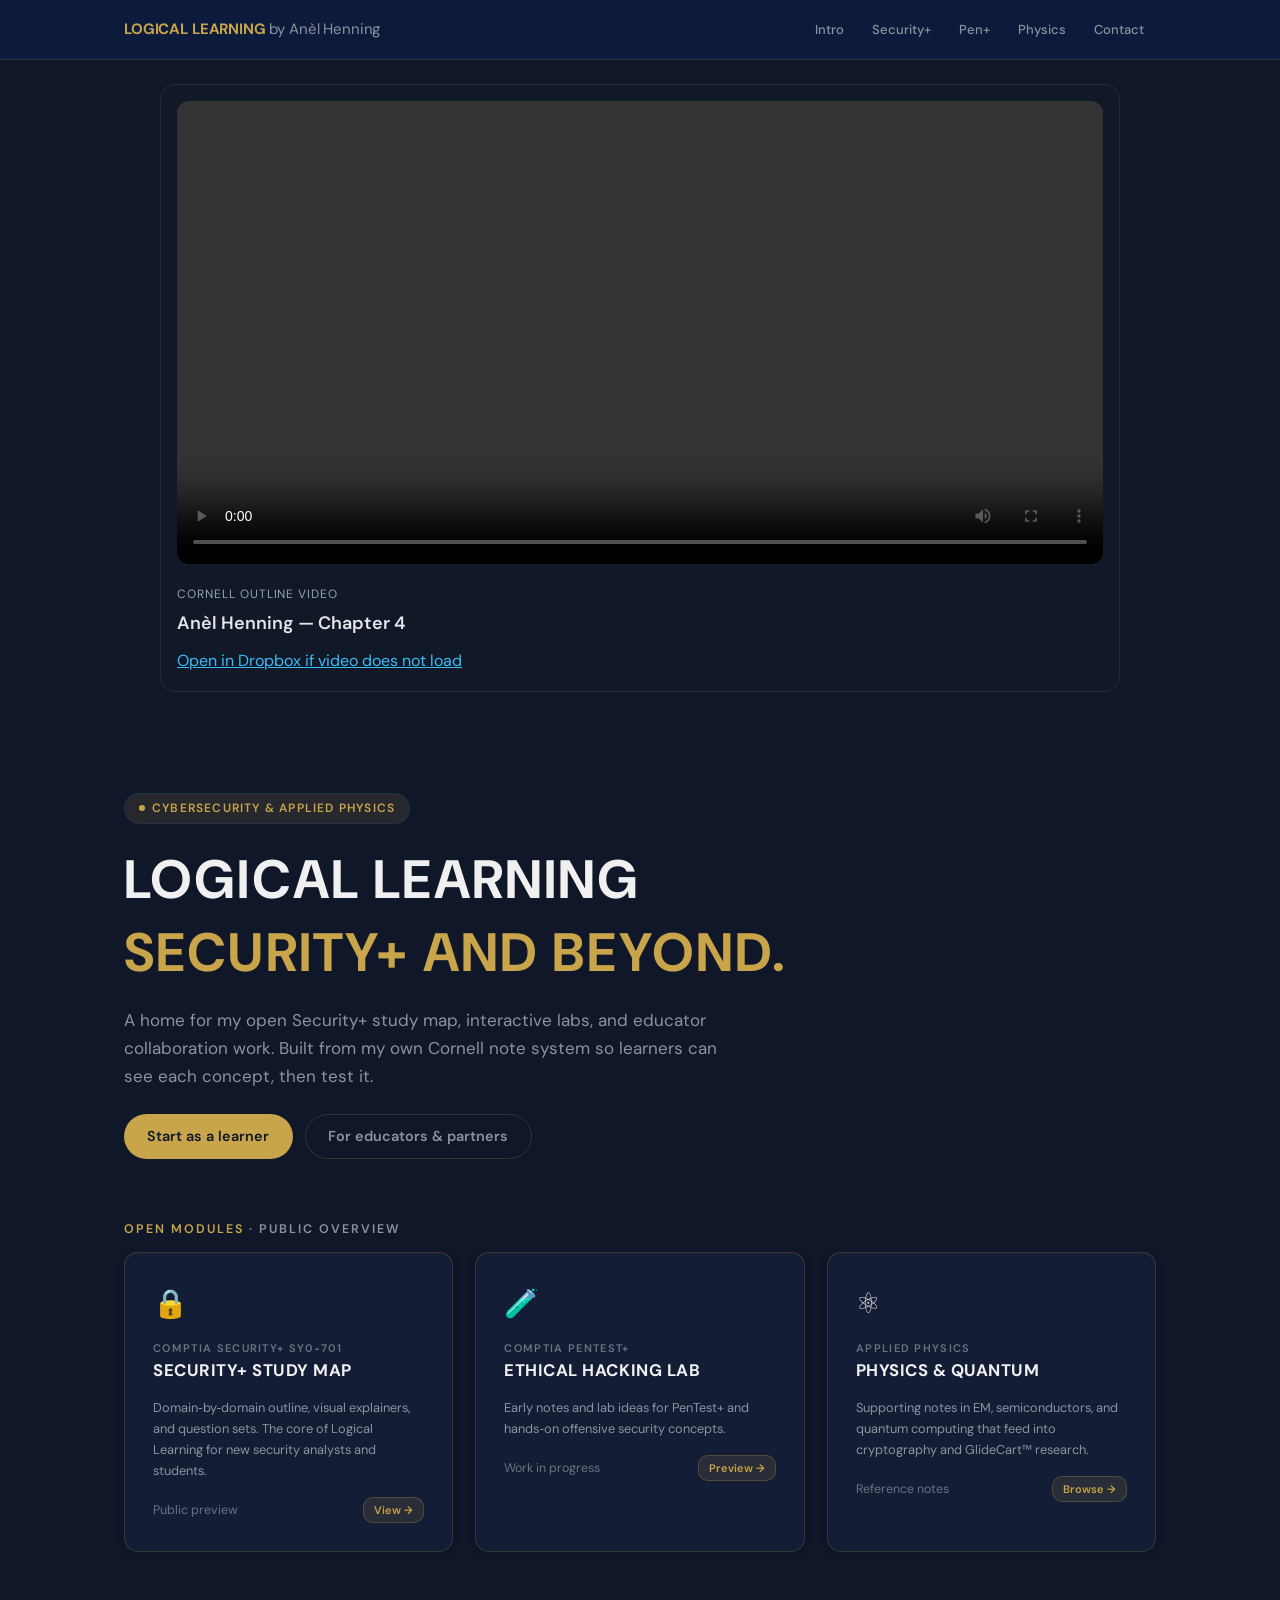
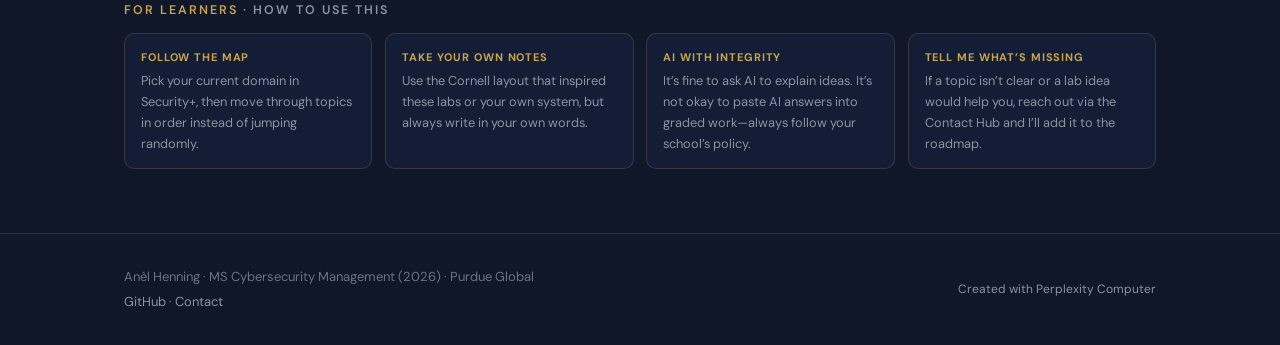
<file: index.html>
<!DOCTYPE html>
<html lang="en">
<head>
<!--
   ______                            __
  / ____/___  ____ ___  ____  __  __/ /____  _____
 / /   / __ \/ __ `__ \/ __ \/ / / / __/ _ \/ ___/
/ /___/ /_/ / / / / / / /_/ / /_/ / /_/  __/ /
\____/\____/_/ /_/ /_/ .___/\__,_/\__/\___/_/
                    /_/
        Created with Perplexity Computer
        https://www.perplexity.ai/computer
-->
<meta name="generator" content="Perplexity Computer">
<meta name="author" content="Perplexity Computer">
<meta property="og:see_also" content="https://www.perplexity.ai/computer">
<link rel="author" href="https://www.perplexity.ai/computer">

<meta charset="UTF-8">
<meta name="viewport" content="width=device-width, initial-scale=1.0">
<title>Logical Learning — Cybersecurity & Applied Physics · Anèl Henning</title>
<meta name="description" content="Logical Learning: open Security+ study map, labs, and educator collaboration hub by Anèl Henning.">

<link rel="preconnect" href="https://fonts.googleapis.com">
<link rel="preconnect" href="https://fonts.gstatic.com" crossorigin>
<link href="https://fonts.googleapis.com/css2?family=DM+Sans:ital,opsz,wght@0,9..40,300;0,9..40,400;0,9..40,500;0,9..40,600;0,9..40,700&family=JetBrains+Mono:wght@400;500&display=swap" rel="stylesheet">

<style>
  :root {
    --bg: #0f1729;
    --bg-mid: #131d35;
    --bg-card: #131d35;
    --border: rgba(200,164,74,0.2);
    --border-hover: rgba(200,164,74,0.4);
    --accent: #c8a44a;
    --accent-glow: rgba(200,164,74,0.12);
    --green: #4ade80;
    --red: #fb7185;
    --amber: #e8c97a;
    --purple: #a78bfa;
    --text: #d4d4d4;
    --text-muted: #8b949e;
    --text-faint: #6b7280;
    --heading: #f0f0f0;
    --white: #f0f0f0;
  }

  *, *::before, *::after { box-sizing: border-box; margin: 0; padding: 0; }
  html { scroll-behavior: smooth; }

  body {
    font-family: 'DM Sans', system-ui, sans-serif;
    background: var(--bg);
    color: var(--text);
    line-height: 1.65;
    min-height: 100vh;
  }

  .container {
    max-width: 1080px;
    margin: 0 auto;
    padding: 0 clamp(1rem, 3vw, 1.5rem);
    position: relative;
    z-index: 1;
  }

  /* NAV */
  nav {
    position: sticky;
    top: 0;
    z-index: 100;
    background: rgba(13,27,62,0.95);
    backdrop-filter: blur(14px);
    border-bottom: 1px solid var(--border);
    padding: 14px 0;
  }
  .nav-inner {
    display: flex;
    align-items: center;
    justify-content: space-between;
    gap: 16px;
    flex-wrap: wrap;
  }
  .nav-brand {
    font-size: 15px;
    font-weight: 700;
    color: var(--accent);
    text-decoration: none;
    letter-spacing: -0.01em;
  }
  .nav-brand span {
    color: var(--text-muted);
    font-weight: 400;
  }
  .nav-links {
    display: flex;
    gap: 4px;
    flex-wrap: wrap;
  }
  .nav-links a {
    padding: 5px 12px;
    border-radius: 6px;
    font-size: clamp(0.75rem, 0.3vw + 0.65rem, 0.8125rem);
    font-weight: 500;
    text-decoration: none;
    color: var(--text-muted);
    transition: all 0.2s;
  }
  .nav-links a:hover {
    color: var(--accent);
    background: var(--accent-glow);
  }

  /* HERO */
  h1, h2, h3 { text-transform: uppercase; }

  .hero {
    padding: clamp(3rem, 6vw, 5rem) 0 clamp(2rem, 5vw, 3.75rem);
  }
  .hero-badge {
    display: inline-flex;
    align-items: center;
    gap: 7px;
    padding: 5px 14px;
    border-radius: 20px;
    font-size: 12px;
    font-weight: 600;
    background: var(--accent-glow);
    border: 1px solid rgba(37,99,235,0.15);
    color: var(--accent);
    text-transform: uppercase;
    letter-spacing: 0.1em;
    margin-bottom: 20px;
  }
  .hero-badge::before {
    content: '';
    width: 6px;
    height: 6px;
    border-radius: 50%;
    background: var(--accent);
    animation: pulse 2s infinite;
  }
  @keyframes pulse { 0%,100%{opacity:1}50%{opacity:0.3} }

  h1 {
    font-size: clamp(1.75rem, 4vw + 0.5rem, 3.375rem);
    font-weight: 700;
    line-height: 1.35;
    color: var(--heading);
    letter-spacing: 0.04em;
  }
  h1 em {
    font-style: normal;
    color: var(--accent);
  }
  .hero-sub {
    font-size: clamp(0.875rem, 0.5vw + 0.75rem, 1.0625rem);
    color: var(--text-muted);
    max-width: 620px;
    margin-top: 16px;
  }

  .hero-cta-row {
    display: flex;
    flex-wrap: wrap;
    gap: 12px;
    margin-top: 24px;
  }
  .hero-btn {
    display: inline-flex;
    align-items: center;
    justify-content: center;
    padding: 0.6rem 1.4rem;
    border-radius: 999px;
    border: 1px solid var(--border);
    text-decoration: none;
    font-size: 0.9rem;
    font-weight: 600;
    cursor: pointer;
    transition: all 0.2s;
  }
  .hero-btn.primary {
    background: var(--accent);
    color: #111827;
    border-color: transparent;
  }
  .hero-btn.primary:hover {
    filter: brightness(0.95);
  }
  .hero-btn.ghost {
    background: transparent;
    color: var(--text-muted);
  }
  .hero-btn.ghost:hover {
    border-color: var(--border-hover);
    color: var(--accent);
  }

  /* MODULE GRID */
  .section-heading {
    font-size: 0.78rem;
    font-weight: 600;
    text-transform: uppercase;
    letter-spacing: 0.16em;
    color: var(--text-muted);
    margin-bottom: 0.75rem;
  }
  .section-heading span {
    color: var(--accent);
  }

  .module-grid {
    display: grid;
    grid-template-columns: repeat(auto-fill, minmax(260px, 1fr));
    gap: clamp(0.9rem, 2.4vw, 1.4rem);
    padding: 0 0 clamp(2.25rem, 5vw, 3rem);
  }

  .module-card {
    background: var(--bg-card);
    border: 1px solid var(--border);
    border-radius: 14px;
    padding: clamp(1.25rem, 2.5vw, 1.75rem);
    text-decoration: none;
    color: inherit;
    display: flex;
    flex-direction: column;
    gap: 12px;
    transition: all 0.25s;
    box-shadow: 0 2px 8px rgba(0,0,0,0.2);
  }
  .module-card:hover {
    border-color: var(--card-color, var(--accent));
    transform: translateY(-3px);
    box-shadow: 0 12px 40px rgba(200,164,74,0.1);
  }

  .module-icon { font-size: 28px; }
  .module-num {
    font-size: 11px;
    font-weight: 600;
    letter-spacing: 0.12em;
    text-transform: uppercase;
    color: var(--text-faint);
  }
  .module-title {
    font-size: 1.05rem;
    font-weight: 700;
    color: var(--heading);
    text-transform: uppercase;
    letter-spacing: 0.03em;
  }
  .module-desc {
    font-size: 0.8rem;
    color: var(--text-muted);
  }
  .module-meta {
    display: flex;
    justify-content: space-between;
    align-items: center;
    margin-top: 4px;
    font-size: 0.78rem;
    color: var(--text-faint);
  }
  .module-status {
    font-size: 11px;
    font-weight: 600;
    padding: 3px 10px;
    border-radius: 10px;
    background: var(--accent-glow);
    color: var(--accent);
    border: 1px solid rgba(200,164,74,0.25);
  }

  /* TIPS */
  .tips-section {
    padding: 0 0 clamp(2.75rem, 6vw, 4rem);
  }
  .tips-grid {
    display: grid;
    grid-template-columns: repeat(auto-fill, minmax(220px, 1fr));
    gap: clamp(0.5rem, 1.5vw, 0.8rem);
  }
  .tip-card {
    background: var(--bg-mid);
    border: 1px solid var(--border);
    border-radius: 10px;
    padding: 0.85rem 1rem;
    font-size: 0.8rem;
    color: var(--text-muted);
  }
  .tip-card strong {
    color: var(--accent);
    display: block;
    margin-bottom: 4px;
    font-size: 11px;
    text-transform: uppercase;
    letter-spacing: 0.08em;
  }

  /* FOOTER */
  footer {
    padding: 32px 0;
    border-top: 1px solid var(--border);
  }
  .footer-inner {
    display: flex;
    justify-content: space-between;
    align-items: center;
    flex-wrap: wrap;
    gap: 12px;
  }
  footer p {
    font-size: 13px;
    color: var(--text-faint);
  }
  footer a {
    color: var(--text-muted);
    text-decoration: none;
  }
  footer a:hover {
    color: var(--accent);
  }

  @media (max-width: 768px) {
    .module-grid { grid-template-columns: 1fr; }
    .tips-grid { grid-template-columns: 1fr 1fr; }
    .footer-inner { flex-direction: column; text-align: center; gap: 8px; }
  }
  @media (max-width: 480px) {
    .tips-grid { grid-template-columns: 1fr; }
    .nav-links a { padding: 4px 8px; font-size: 12px; }
  }
</style>
</head>
<body>

<nav>
  <div class="container">
    <div class="nav-inner">
      <a href="index.html" class="nav-brand">LOGICAL LEARNING <span>by Anèl Henning</span></a>
      <div class="nav-links">
        <a href="logika-learning.html">Intro</a>
        <a href="security-plus.html">Security+</a>
        <a href="pentest.html">Pen+</a>
        <a href="physics.html">Physics</a>
        <a href="https://anelhenning2-collab.github.io/contact-hub/" target="_blank">Contact</a>
      </div>
    </div>
  </div>
</nav>
<section class="video-section" style="padding: 24px 16px;">
  <div style="max-width: 960px; margin: 0 auto;">
    <div style="background: #111827; border: 1px solid rgba(255,255,255,0.08); border-radius: 16px; padding: 16px;">
      <video controls preload="metadata" playsinline width="100%" style="border-radius: 12px;">
        <source src="https://www.dropbox.com/scl/fi/n542s9x2obxndcx8udrik/AnelHenning_ChapterFour.mp4?rlkey=2s8awqrh3h2n15b2g3tmwh6sa&raw=1" type="video/mp4">
        Your browser does not support the video tag.
      </video>

      <div style="margin-top: 12px;">
        <div style="font-size: 12px; letter-spacing: 0.08em; text-transform: uppercase; color: #94a3b8;">
          Cornell Outline Video
        </div>
        <div style="font-size: 18px; font-weight: 600; color: #e5e7eb; margin-top: 4px;">
          Anèl Henning — Chapter 4
        </div>
        <a
          href="https://www.dropbox.com/scl/fi/n542s9x2obxndcx8udrik/AnelHenning_ChapterFour.mp4?rlkey=2s8awqrh3h2n15b2g3tmwh6sa&dl=0"
          target="_blank"
          rel="noopener noreferrer"
          style="display: inline-block; margin-top: 10px; color: #38bdf8; text-decoration: underline;"
        >
          Open in Dropbox if video does not load
        </a>
      </div>
    </div>
  </div>
</section>
<section class="hero">
  <div class="container">
    <div class="hero-badge">Cybersecurity & Applied Physics</div>
    <h1>Logical Learning<br><em>Security+ and beyond.</em></h1>
    <p class="hero-sub">
      A home for my open Security+ study map, interactive labs, and
      educator collaboration work. Built from my own Cornell note
      system so learners can see each concept, then test it.
    </p>

    <div class="hero-cta-row">
      <a href="logika-learning.html" class="hero-btn primary">Start as a learner</a>
      <a href="partners/" class="hero-btn ghost">For educators & partners</a>
    </div>
  </div>
</section>

<section>
  <div class="container">
    <p class="section-heading"><span>Open modules</span> · public overview</p>
    <div class="module-grid">

      <a href="security-plus.html" class="module-card" style="--card-color:#2563eb;">
        <div class="module-icon">🔒</div>
        <div>
          <div class="module-num">CompTIA Security+ SY0‑701</div>
          <div class="module-title">Security+ Study Map</div>
        </div>
        <div class="module-desc">
          Domain‑by‑domain outline, visual explainers, and question
          sets. The core of Logical Learning for new security
          analysts and students.
        </div>
        <div class="module-meta">
          <span>Public preview</span>
          <span class="module-status">View →</span>
        </div>
      </a>

      <a href="pentest.html" class="module-card" style="--card-color:#d97706;">
        <div class="module-icon">🧪</div>
        <div>
          <div class="module-num">CompTIA PenTest+</div>
          <div class="module-title">Ethical Hacking Lab</div>
        </div>
        <div class="module-desc">
          Early notes and lab ideas for PenTest+ and hands‑on
          offensive security concepts.
        </div>
        <div class="module-meta">
          <span>Work in progress</span>
          <span class="module-status">Preview →</span>
        </div>
      </a>

      <a href="physics.html" class="module-card" style="--card-color:#0891b2;">
        <div class="module-icon">⚛️</div>
        <div>
          <div class="module-num">Applied Physics</div>
          <div class="module-title">Physics & Quantum</div>
        </div>
        <div class="module-desc">
          Supporting notes in EM, semiconductors, and quantum
          computing that feed into cryptography and GlideCart™
          research.
        </div>
        <div class="module-meta">
          <span>Reference notes</span>
          <span class="module-status">Browse →</span>
        </div>
      </a>

    </div>
  </div>
</section>

<section class="tips-section">
  <div class="container">
    <p class="section-heading"><span>For learners</span> · how to use this</p>
    <div class="tips-grid">
      <div class="tip-card">
        <strong>Follow the map</strong>
        Pick your current domain in Security+, then move through
        topics in order instead of jumping randomly.
      </div>
      <div class="tip-card">
        <strong>Take your own notes</strong>
        Use the Cornell layout that inspired these labs or your own
        system, but always write in your own words.
      </div>
      <div class="tip-card">
        <strong>AI with integrity</strong>
        It’s fine to ask AI to explain ideas. It’s not okay to paste
        AI answers into graded work—always follow your school’s
        policy.
      </div>
      <div class="tip-card">
        <strong>Tell me what’s missing</strong>
        If a topic isn’t clear or a lab idea would help you, reach
        out via the Contact Hub and I’ll add it to the roadmap.
      </div>
    </div>
  </div>
</section>

<footer>
  <div class="container">
    <div class="footer-inner">
      <div>
        <p>Anèl Henning · MS Cybersecurity Management (2026) · Purdue Global</p>
        <p style="margin-top:4px;">
          <a href="https://github.com/AnelHenning2-collab" target="_blank">GitHub</a>
          ·
          <a href="mailto:logicalcoders@outlook.com">Contact</a>
        </p>
      </div>
      <p>
        <a href="https://www.perplexity.ai/computer" target="_blank" rel="noopener noreferrer" style="font-size:12px;">
          Created with Perplexity Computer
        </a>
      </p>
    </div>
  </div>
</footer>
<script>
document.addEventListener('DOMContentLoaded', function () {
  const video = document.querySelector('.video-section video');
  if (!video) return;
  video.autoplay = false;
  video.removeAttribute('autoplay');
  video.volume = 0.2;
  video.pause();
});
</script>
</body>
</html>
</file>
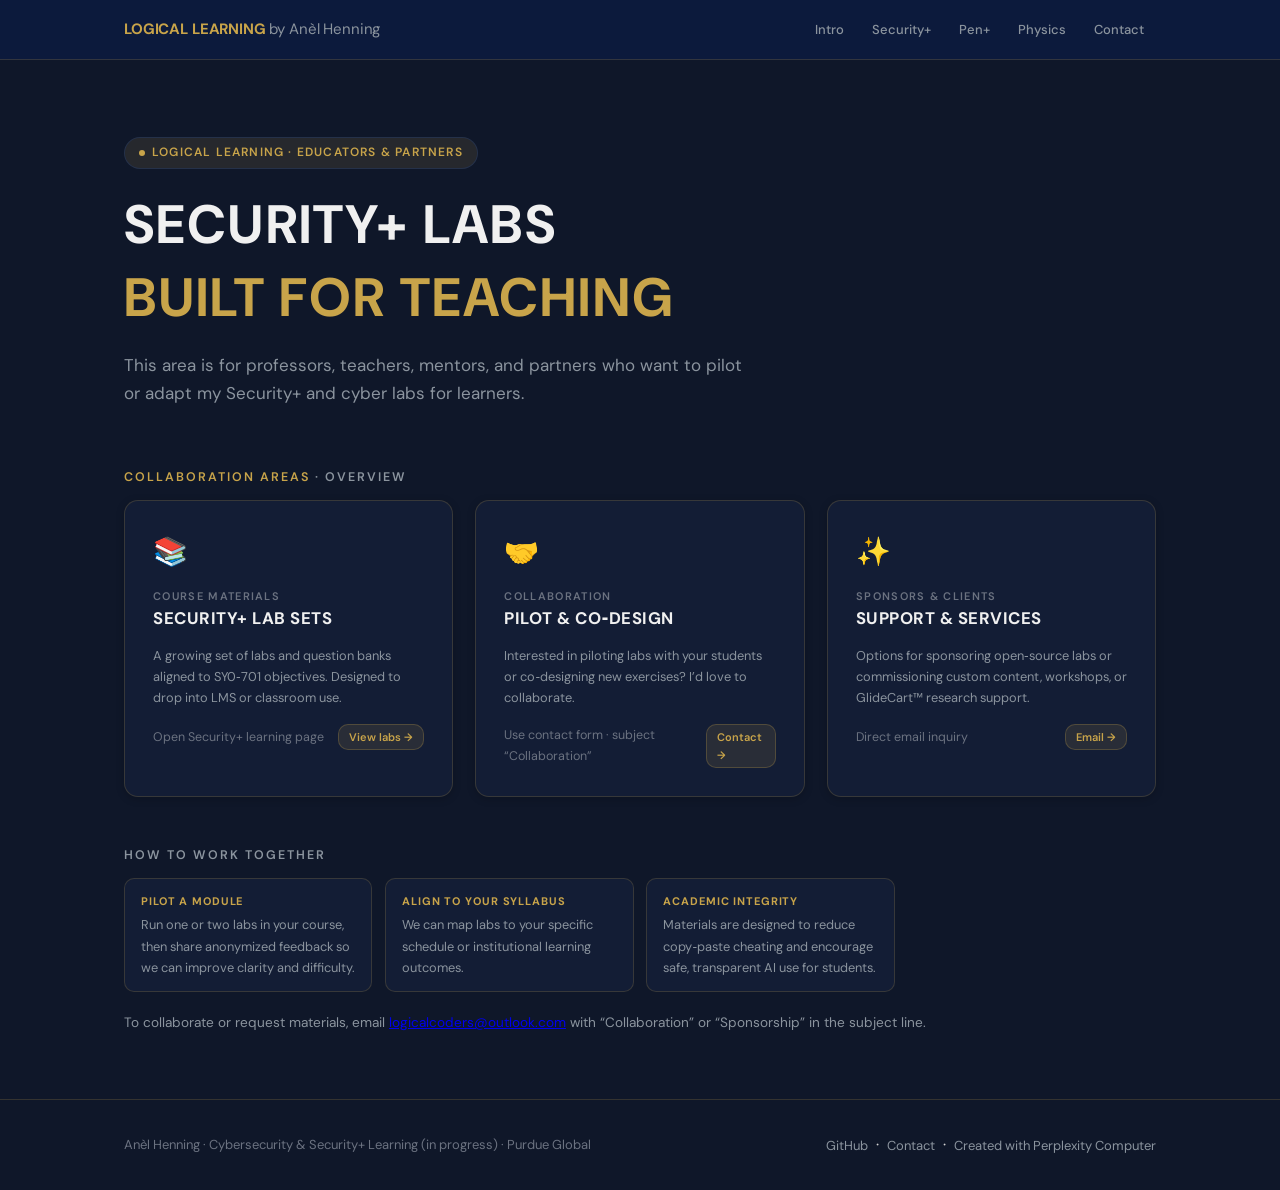
<file: partners/index.html>
<!DOCTYPE html>
<html lang="en">
<head>
<meta charset="UTF-8">
<title>Logical Learning – Educators & Partners</title>
<meta name="viewport" content="width=device-width, initial-scale=1.0">
<link rel="preconnect" href="https://fonts.googleapis.com">
<link rel="preconnect" href="https://fonts.gstatic.com" crossorigin>
<link href="https://fonts.googleapis.com/css2?family=DM+Sans:ital,opsz,wght@0,9..40,300;0,9..40,400;0,9..40,500;0,9..40,600;0,9..40,700&family=JetBrains+Mono:wght@400;500&display=swap" rel="stylesheet">
<style>
  :root {
    --bg: #0f1729;
    --bg-mid: #131d35;
    --bg-card: #131d35;
    --border: rgba(200,164,74,0.2);
    --border-hover: rgba(200,164,74,0.4);
    --accent: #c8a44a;
    --accent-glow: rgba(200,164,74,0.12);
    --green: #4ade80;
    --red: #fb7185;
    --amber: #e8c97a;
    --purple: #a78bfa;
    --text: #d4d4d4;
    --text-muted: #8b949e;
    --text-faint: #6b7280;
    --heading: #f0f0f0;
    --white: #f0f0f0;
  }

  *, *::before, *::after { box-sizing: border-box; margin: 0; padding: 0; }
  html { scroll-behavior: smooth; }

  body {
    font-family: 'DM Sans', system-ui, sans-serif;
    background: var(--bg);
    color: var(--text);
    line-height: 1.65;
    min-height: 100vh;
  }

  .container {
    max-width: 1080px;
    margin: 0 auto;
    padding: 0 clamp(1rem, 3vw, 1.5rem);
    position: relative;
    z-index: 1;
  }

  /* NAV */
  nav {
    position: sticky;
    top: 0;
    z-index: 100;
    background: rgba(13,27,62,0.95);
    backdrop-filter: blur(14px);
    border-bottom: 1px solid var(--border);
    padding: 14px 0;
  }
  .nav-inner {
    display: flex;
    align-items: center;
    justify-content: space-between;
    gap: 16px;
    flex-wrap: wrap;
  }
  .nav-brand {
    font-size: 15px;
    font-weight: 700;
    color: var(--accent);
    text-decoration: none;
    letter-spacing: -0.01em;
  }
  .nav-brand span {
    color: var(--text-muted);
    font-weight: 400;
  }
  .nav-links {
    display: flex;
    gap: 4px;
    flex-wrap: wrap;
  }
  .nav-links a {
    padding: 5px 12px;
    border-radius: 6px;
    font-size: clamp(0.75rem, 0.3vw + 0.65rem, 0.8125rem);
    font-weight: 500;
    text-decoration: none;
    color: var(--text-muted);
    transition: all 0.2s;
  }
  .nav-links a:hover {
    color: var(--accent);
    background: var(--accent-glow);
  }

  /* HERO */
  h1, h2, h3 { text-transform: uppercase; }

  .hero {
    padding: clamp(3rem, 6vw, 5rem) 0 clamp(2rem, 5vw, 3.75rem);
  }
  .hero-badge {
    display: inline-flex;
    align-items: center;
    gap: 7px;
    padding: 5px 14px;
    border-radius: 20px;
    font-size: 12px;
    font-weight: 600;
    background: var(--accent-glow);
    border: 1px solid rgba(37,99,235,0.15);
    color: var(--accent);
    text-transform: uppercase;
    letter-spacing: 0.1em;
    margin-bottom: 20px;
  }
  .hero-badge::before {
    content: '';
    width: 6px;
    height: 6px;
    border-radius: 50%;
    background: var(--accent);
    animation: pulse 2s infinite;
  }
  @keyframes pulse { 0%,100%{opacity:1}50%{opacity:0.3} }

  h1 {
    font-size: clamp(1.75rem, 4vw + 0.5rem, 3.375rem);
    font-weight: 700;
    line-height: 1.35;
    color: var(--heading);
    letter-spacing: 0.04em;
  }
  h1 em {
    font-style: normal;
    color: var(--accent);
  }
  .hero-sub {
    font-size: clamp(0.875rem, 0.5vw + 0.75rem, 1.0625rem);
    color: var(--text-muted);
    max-width: 620px;
    margin-top: 16px;
  }

  .hero-cta-row {
    display: flex;
    flex-wrap: wrap;
    gap: 12px;
    margin-top: 24px;
  }
  .hero-btn {
    display: inline-flex;
    align-items: center;
    justify-content: center;
    padding: 0.6rem 1.4rem;
    border-radius: 999px;
    border: 1px solid var(--border);
    text-decoration: none;
    font-size: 0.9rem;
    font-weight: 600;
    cursor: pointer;
    transition: all 0.2s;
  }
  .hero-btn.primary {
    background: var(--accent);
    color: #111827;
    border-color: transparent;
  }
  .hero-btn.primary:hover {
    filter: brightness(0.95);
  }
  .hero-btn.ghost {
    background: transparent;
    color: var(--text-muted);
  }
  .hero-btn.ghost:hover {
    border-color: var(--border-hover);
    color: var(--accent);
  }

  /* MODULE GRID */
  .section-heading {
    font-size: 0.78rem;
    font-weight: 600;
    text-transform: uppercase;
    letter-spacing: 0.16em;
    color: var(--text-muted);
    margin-bottom: 0.75rem;
  }
  .section-heading span {
    color: var(--accent);
  }

  .module-grid {
    display: grid;
    grid-template-columns: repeat(auto-fill, minmax(260px, 1fr));
    gap: clamp(0.9rem, 2.4vw, 1.4rem);
    padding: 0 0 clamp(2.25rem, 5vw, 3rem);
  }

  .module-card {
    background: var(--bg-card);
    border: 1px solid var(--border);
    border-radius: 14px;
    padding: clamp(1.25rem, 2.5vw, 1.75rem);
    text-decoration: none;
    color: inherit;
    display: flex;
    flex-direction: column;
    gap: 12px;
    transition: all 0.25s;
    box-shadow: 0 2px 8px rgba(0,0,0,0.2);
  }
  .module-card:hover {
    border-color: var(--card-color, var(--accent));
    transform: translateY(-3px);
    box-shadow: 0 12px 40px rgba(200,164,74,0.1);
  }

  .module-icon { font-size: 28px; }
  .module-num {
    font-size: 11px;
    font-weight: 600;
    letter-spacing: 0.12em;
    text-transform: uppercase;
    color: var(--text-faint);
  }
  .module-title {
    font-size: 1.05rem;
    font-weight: 700;
    color: var(--heading);
    text-transform: uppercase;
    letter-spacing: 0.03em;
  }
  .module-desc {
    font-size: 0.8rem;
    color: var(--text-muted);
  }
  .module-meta {
    display: flex;
    justify-content: space-between;
    align-items: center;
    margin-top: 4px;
    font-size: 0.78rem;
    color: var(--text-faint);
  }
  .module-status {
    font-size: 11px;
    font-weight: 600;
    padding: 3px 10px;
    border-radius: 10px;
    background: var(--accent-glow);
    color: var(--accent);
    border: 1px solid rgba(200,164,74,0.25);
  }

  /* TIPS */
  .tips-section {
    padding: 0 0 clamp(2.75rem, 6vw, 4rem);
  }
  .tips-title {
    font-size: 0.78rem;
    font-weight: 600;
    text-transform: uppercase;
    letter-spacing: 0.16em;
    color: var(--text-muted);
    margin-bottom: 0.75rem;
  }
  .tips-grid {
    display: grid;
    grid-template-columns: repeat(auto-fill, minmax(220px, 1fr));
    gap: clamp(0.5rem, 1.5vw, 0.8rem);
  }
  .tip-card {
    background: var(--bg-mid);
    border: 1px solid var(--border);
    border-radius: 10px;
    padding: 0.85rem 1rem;
    font-size: 0.8rem;
    color: var(--text-muted);
  }
  .tip-card strong {
    color: var(--accent);
    display: block;
    margin-bottom: 4px;
    font-size: 11px;
    text-transform: uppercase;
    letter-spacing: 0.08em;
  }

  /* FOOTER */
  footer {
    padding: 32px 0;
    border-top: 1px solid var(--border);
  }
  .footer-inner {
    display: flex;
    justify-content: space-between;
    align-items: center;
    flex-wrap: wrap;
    gap: 12px;
  }
  footer p {
    font-size: 13px;
    color: var(--text-faint);
  }
  footer a {
    color: var(--text-muted);
    text-decoration: none;
    font-size: 13px;
  }
  footer a:hover {
    color: var(--accent);
  }

  @media (max-width: 768px) {
    .module-grid { grid-template-columns: 1fr; }
    .tips-grid { grid-template-columns: 1fr 1fr; }
    .footer-inner { flex-direction: column; text-align: center; gap: 8px; }
  }
  @media (max-width: 480px) {
    .tips-grid { grid-template-columns: 1fr; }
    .nav-links a { padding: 4px 8px; font-size: 12px; }
  }
</style>
</head>
<body>

<nav>
  <div class="container">
    <div class="nav-inner">
      <a href="../index.html" class="nav-brand">LOGICAL LEARNING <span>by Anèl Henning</span></a>
      <div class="nav-links">
        <a href="../logika-learning.html">Intro</a>
        <a href="../security-plus.html">Security+</a>
        <a href="../pentest.html">Pen+</a>
        <a href="../physics.html">Physics</a>
        <a href="https://anelhenning2-collab.github.io/contact-hub/" target="_blank" rel="noopener noreferrer">Contact</a>
      </div>
    </div>
  </div>
</nav>

<section class="hero">
  <div class="container">
    <div class="hero-badge">Logical Learning · Educators &amp; Partners</div>
    <h1>Security+ Labs<br><em>Built for Teaching</em></h1>
    <p class="hero-sub">
      This area is for professors, teachers, mentors, and partners who
      want to pilot or adapt my Security+ and cyber labs for learners.
    </p>
  </div>
</section>

<section>
  <div class="container">
    <p class="section-heading"><span>Collaboration areas</span> · overview</p>
    <div class="module-grid">

      <!-- Card 1 – click goes to Security+ page or specific repo -->
      <a class="module-card" style="--card-color:#2563eb;"
         href="https://anelhenning2-collab.github.io/logical-learning/security-plus.html" target="_blank" rel="noopener noreferrer">
        <div class="module-icon">📚</div>
        <div>
          <div class="module-num">Course materials</div>
          <div class="module-title">Security+ Lab Sets</div>
        </div>
        <div class="module-desc">
          A growing set of labs and question banks aligned to SY0‑701
          objectives. Designed to drop into LMS or classroom use.
        </div>
        <div class="module-meta">
          <span>Open Security+ learning page</span>
          <span class="module-status">View labs →</span>
        </div>
      </a>

      <!-- Card 2 – click opens contact hub -->
      <a class="module-card" style="--card-color:#a855f7;"
         href="https://anelhenning2-collab.github.io/contact-hub/" target="_blank" rel="noopener noreferrer">
        <div class="module-icon">🤝</div>
        <div>
          <div class="module-num">Collaboration</div>
          <div class="module-title">Pilot &amp; Co‑design</div>
        </div>
        <div class="module-desc">
          Interested in piloting labs with your students or
          co‑designing new exercises? I’d love to collaborate.
        </div>
        <div class="module-meta">
          <span>Use contact form · subject “Collaboration”</span>
          <span class="module-status">Contact →</span>
        </div>
      </a>

      <!-- Card 3 – click opens email compose -->
      <a class="module-card" style="--card-color:#eab308;"
         href="mailto:logicalcoders@outlook.com?subject=Security%2B%20Sponsorship%20or%20Services">
        <div class="module-icon">✨</div>
        <div>
          <div class="module-num">Sponsors &amp; Clients</div>
          <div class="module-title">Support &amp; Services</div>
        </div>
        <div class="module-desc">
          Options for sponsoring open‑source labs or commissioning
          custom content, workshops, or GlideCart™ research support.
        </div>
        <div class="module-meta">
          <span>Direct email inquiry</span>
          <span class="module-status">Email →</span>
        </div>
      </a>

    </div>
  </div>
</section>

<section class="tips-section">
  <div class="container">
    <p class="tips-title">How to work together</p>
    <div class="tips-grid">
      <div class="tip-card">
        <strong>Pilot a module</strong>
        Run one or two labs in your course, then share anonymized
        feedback so we can improve clarity and difficulty.
      </div>
      <div class="tip-card">
        <strong>Align to your syllabus</strong>
        We can map labs to your specific schedule or institutional
        learning outcomes.
      </div>
      <div class="tip-card">
        <strong>Academic integrity</strong>
        Materials are designed to reduce copy‑paste cheating and
        encourage safe, transparent AI use for students.
      </div>
    </div>

    <p style="margin-top:1.25rem;font-size:0.85rem;color:#8b949e;">
      To collaborate or request materials, email
      <a href="mailto:logicalcoders@outlook.com">logicalcoders@outlook.com</a>
      with “Collaboration” or “Sponsorship” in the subject line.
    </p>
  </div>
</section>

<footer>
  <div class="container">
    <div class="footer-inner">
      <div>
        <p>Anèl Henning · Cybersecurity &amp; Security+ Learning (in progress) · Purdue Global</p>
      </div>
      <div>
        <a href="https://github.com/AnelHenning2-collab" target="_blank" rel="noopener noreferrer">GitHub</a>
        &nbsp;·&nbsp;
        <a href="mailto:logicalcoders@outlook.com">Contact</a>
        &nbsp;·&nbsp;
        <a href="https://www.perplexity.ai/computer" target="_blank" rel="noopener noreferrer">
          Created with Perplexity Computer
        </a>
      </div>
    </div>
  </div>
</footer>

</body>
</html>
</file>
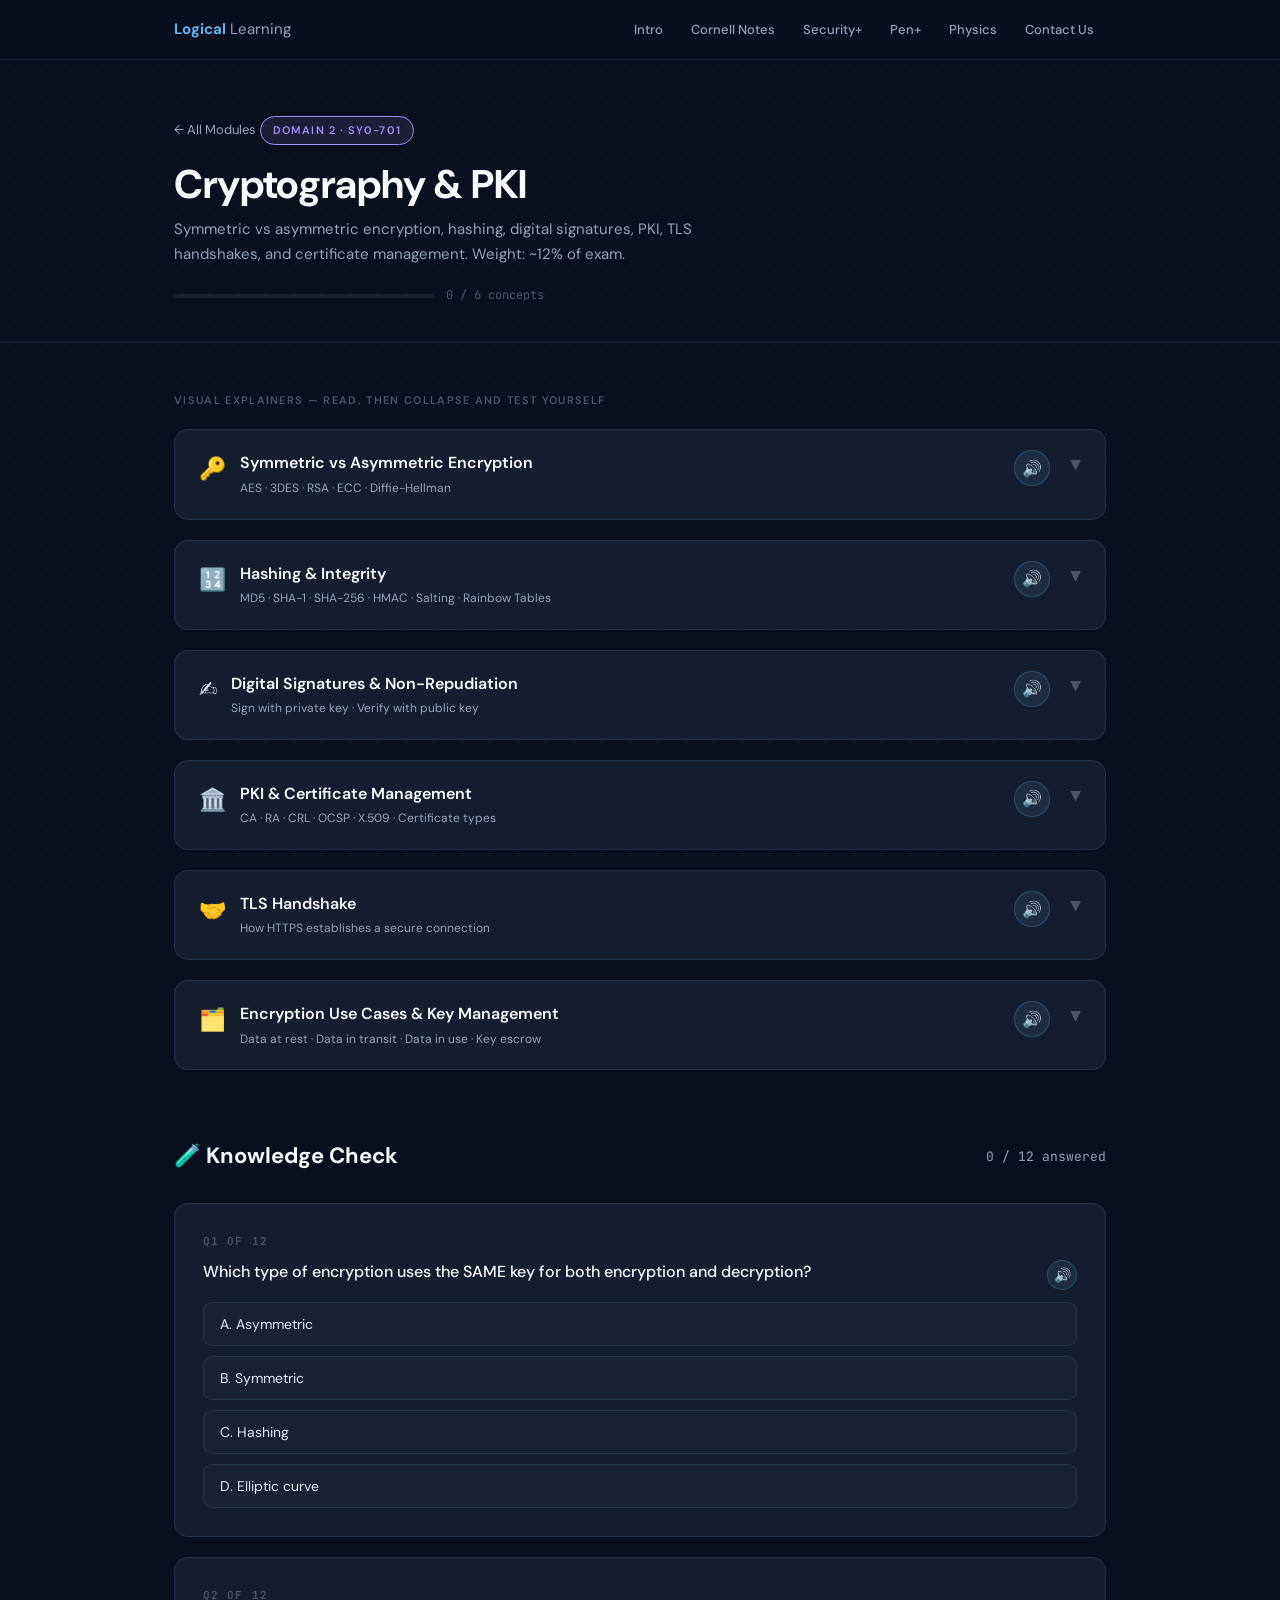
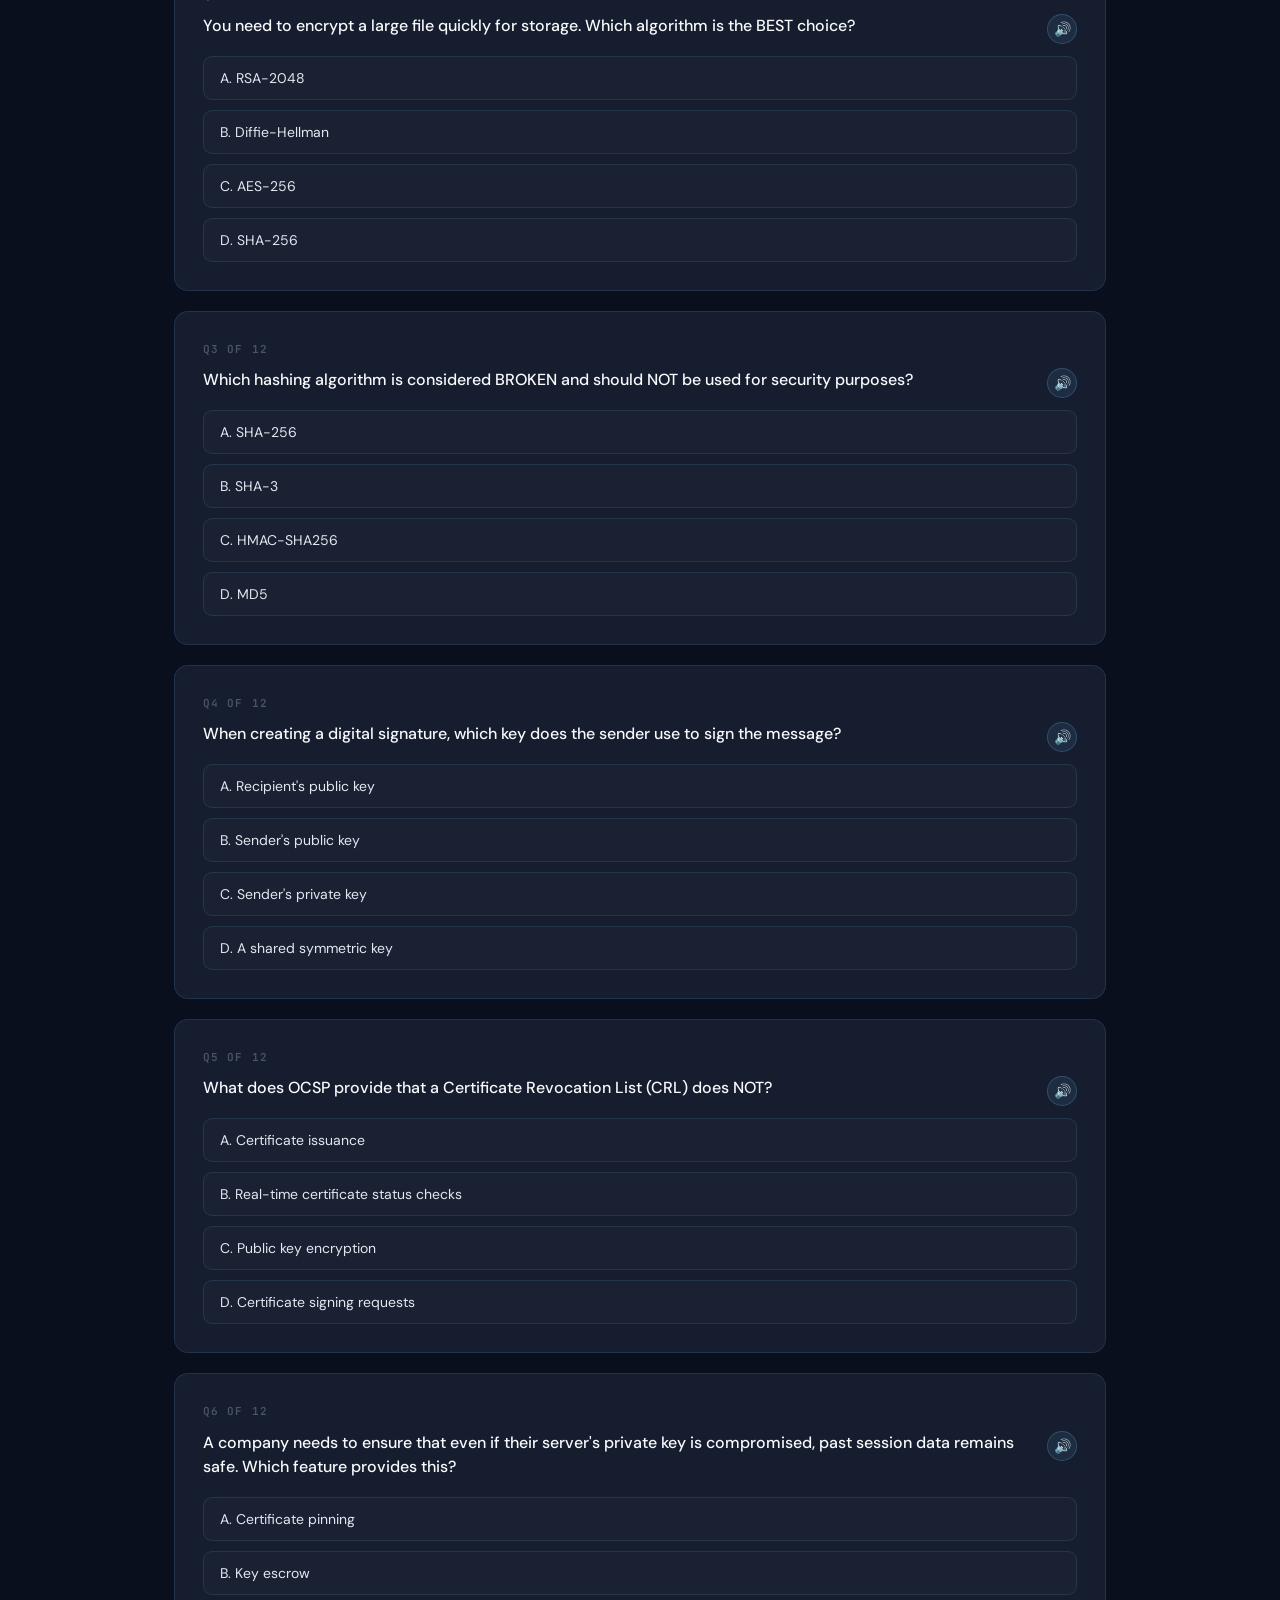
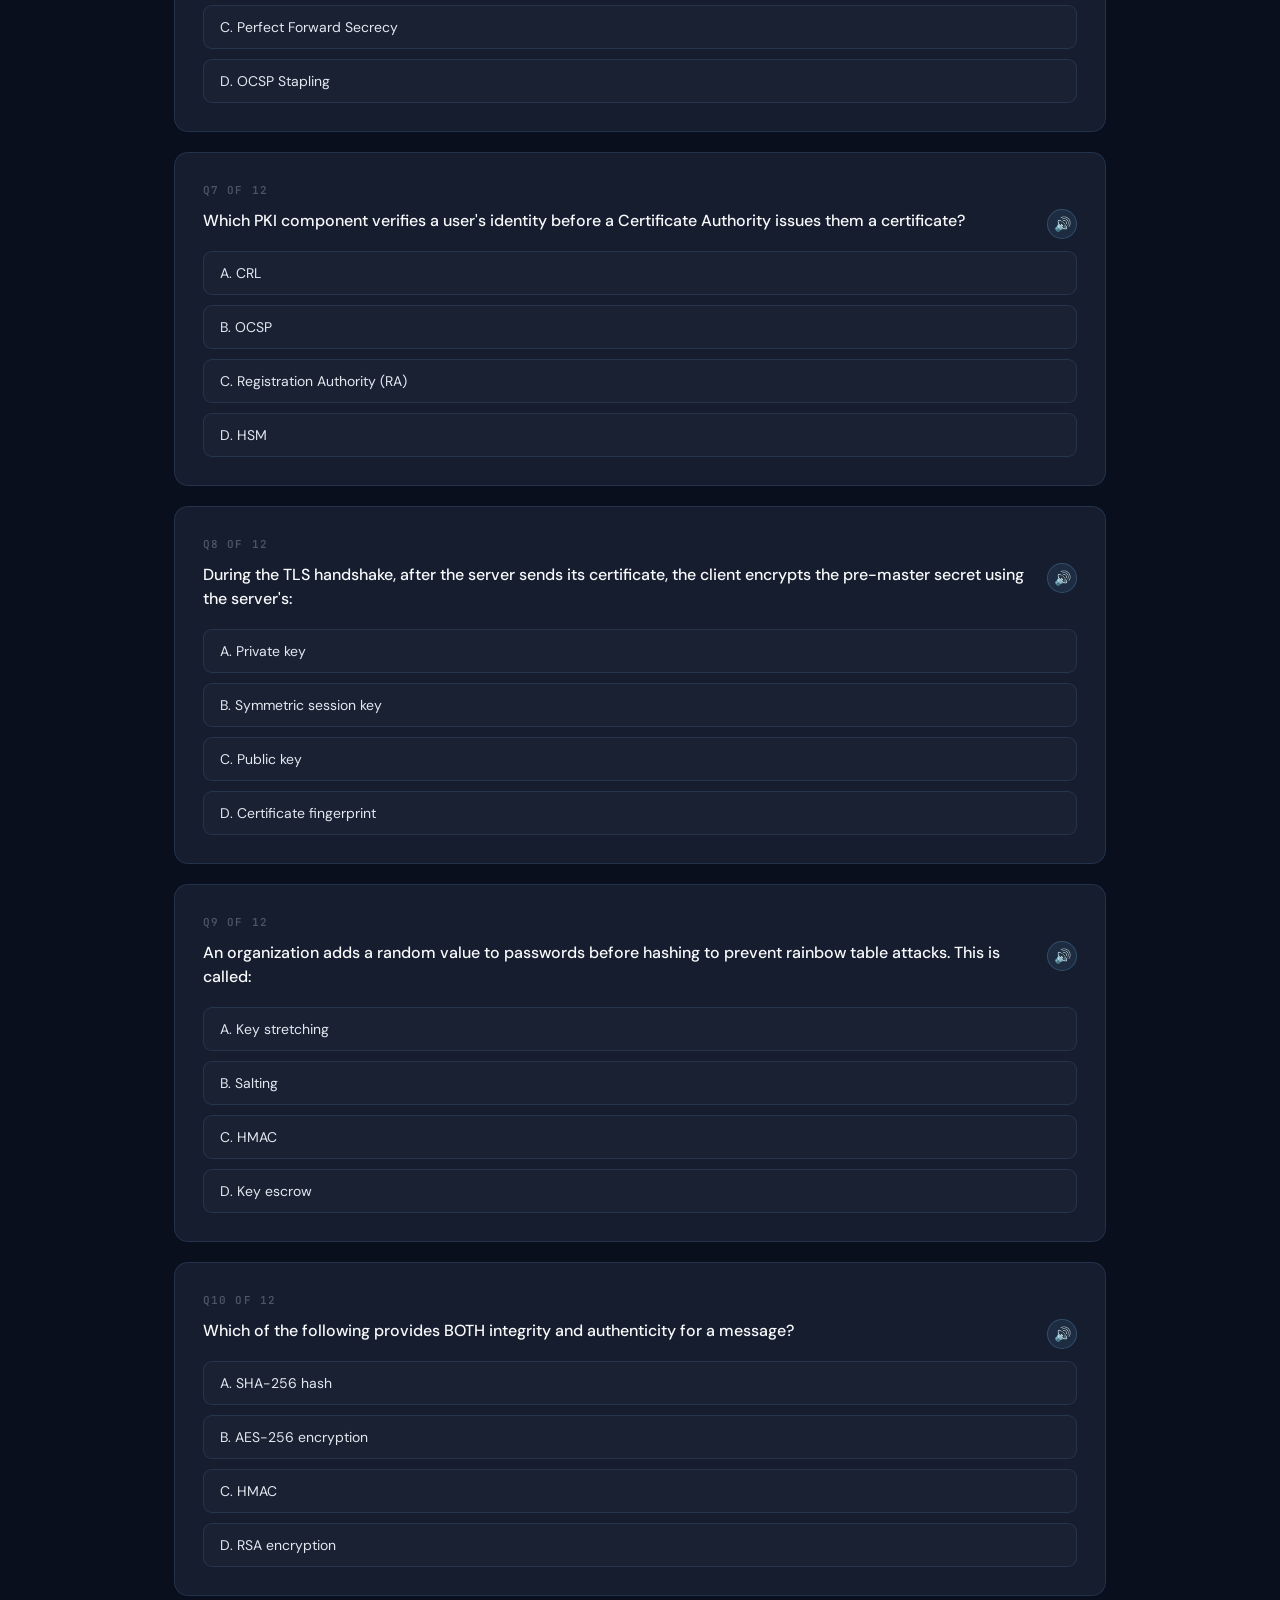
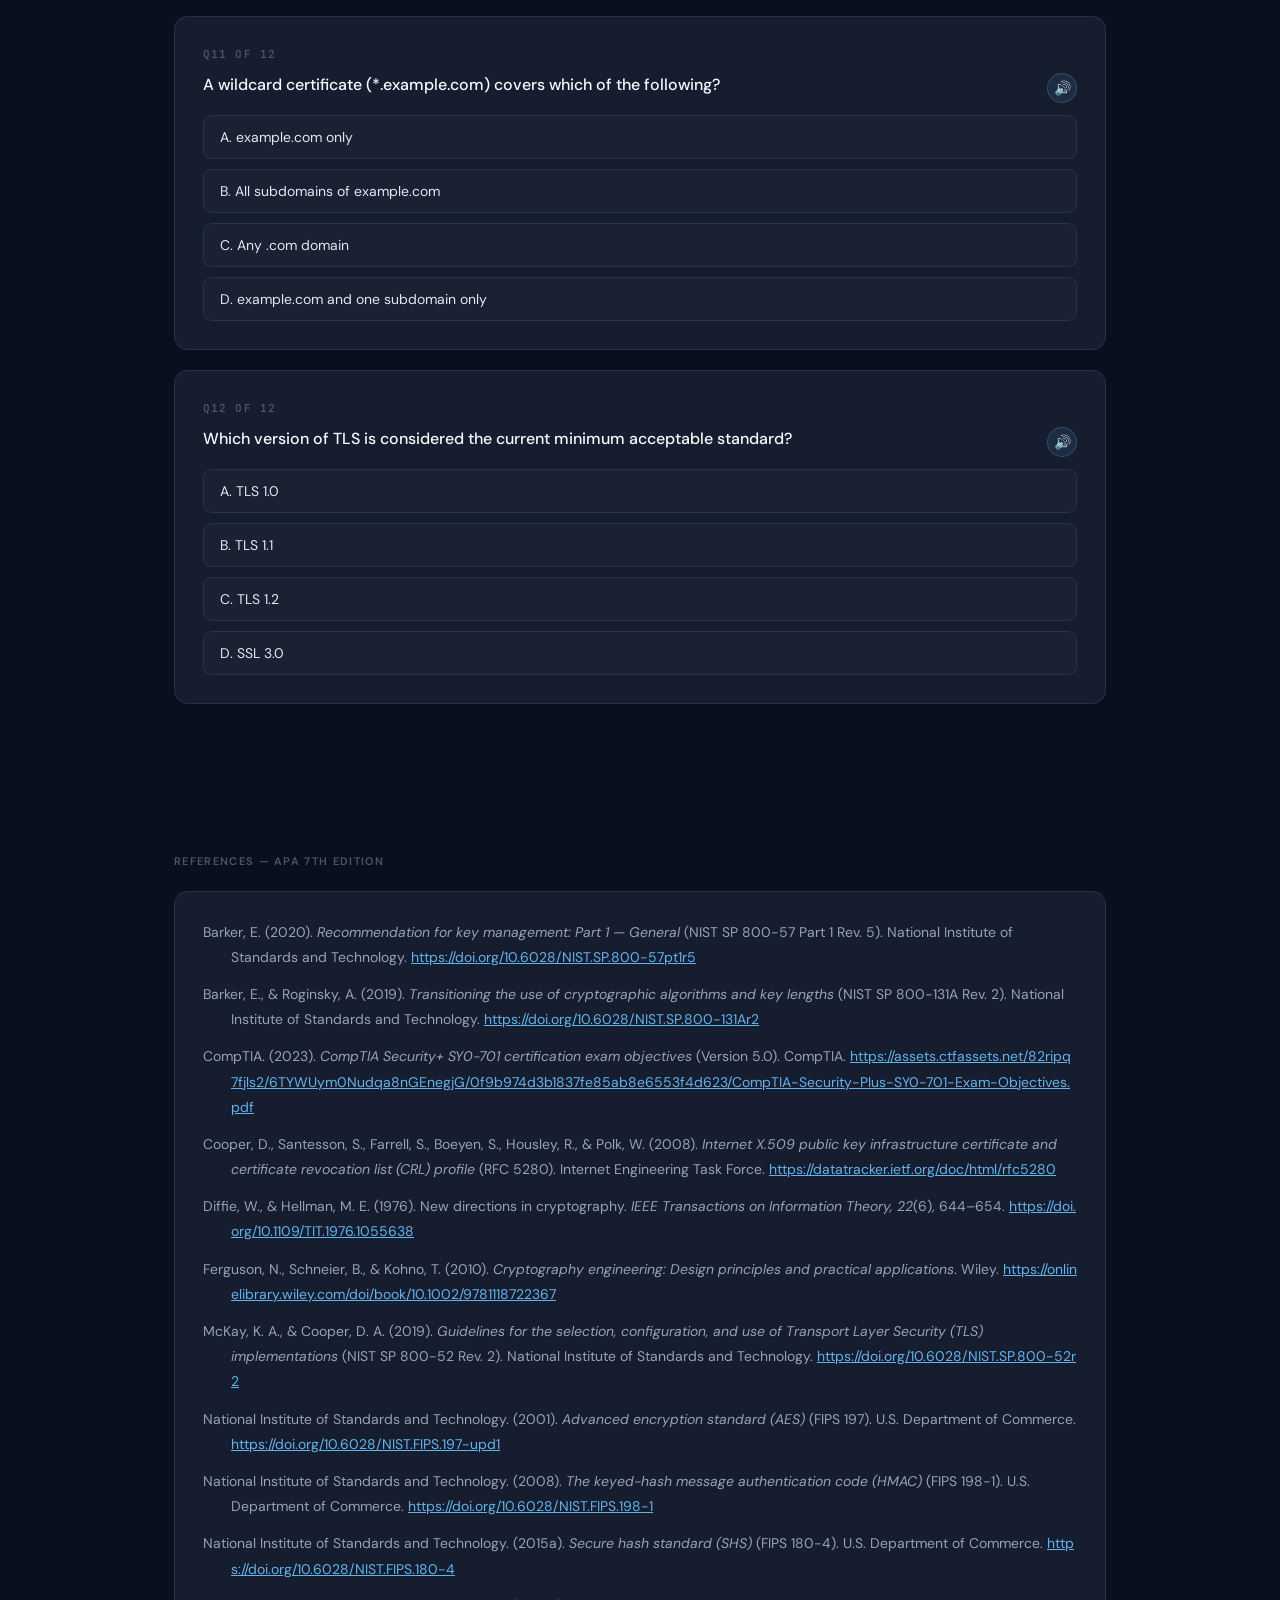
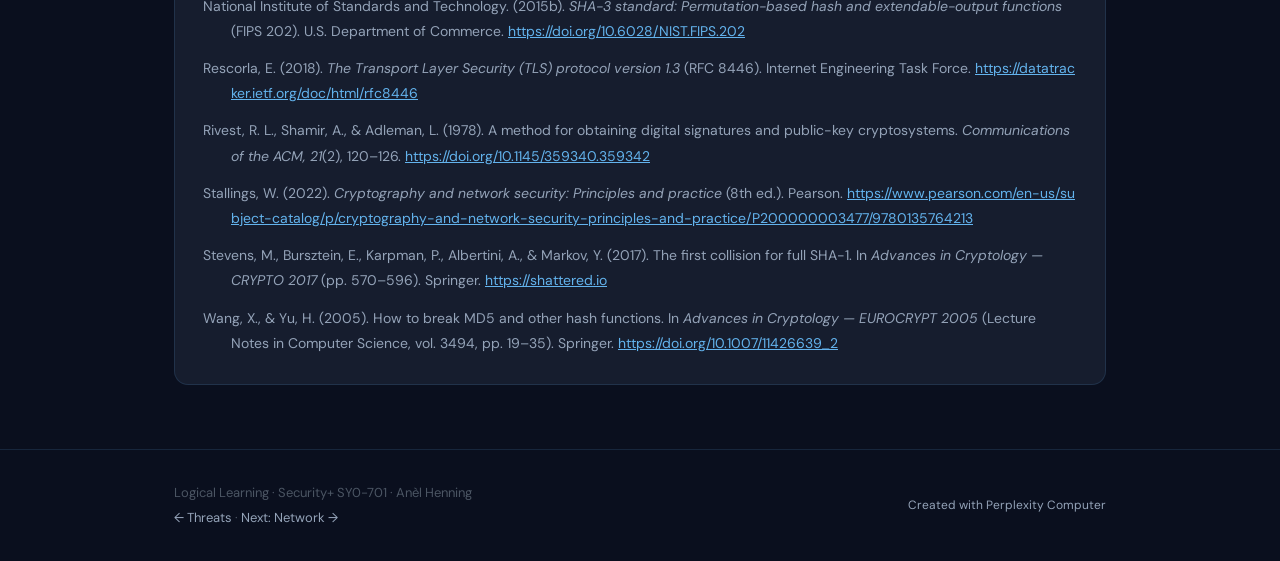
<file: crypto.html>
<!DOCTYPE html>
<html lang="en">
<head>
<!--
   ______                            __
  / ____/___  ____ ___  ____  __  __/ /____  _____
 / /   / __ \/ __ `__ \/ __ \/ / / / __/ _ \/ ___/
/ /___/ /_/ / / / / / / /_/ / /_/ / /_/  __/ /
\____/\____/_/ /_/ /_/ .___/\__,_/\__/\___/_/
                    /_/  Created with Perplexity Computer
-->
<meta name="generator" content="Perplexity Computer">
<meta name="author" content="Perplexity Computer">
<meta property="og:see_also" content="https://www.perplexity.ai/computer">
<link rel="author" href="https://www.perplexity.ai/computer">
<meta charset="UTF-8">
<meta name="viewport" content="width=device-width, initial-scale=1.0">
<title>Cryptography & PKI — Logical Learning</title>
<link rel="preconnect" href="https://fonts.googleapis.com">
<link rel="preconnect" href="https://fonts.gstatic.com" crossorigin>
<link href="https://fonts.googleapis.com/css2?family=DM+Sans:ital,opsz,wght@0,9..40,300;0,9..40,400;0,9..40,500;0,9..40,600;0,9..40,700&family=JetBrains+Mono:wght@400;500&display=swap" rel="stylesheet">
<link rel="stylesheet" href="module.css">
<style>
  :root { --mod-color: #a78bfa; --mod-glow: rgba(167,139,250,0.12); }
  .tls-flow { display: flex; flex-direction: column; gap: 6px; margin: 14px 0; }
  .tls-msg { display: grid; grid-template-columns: 1fr 36px 1fr; gap: 8px; align-items: center; font-size: 12px; }
  .tls-party { padding: 7px 10px; background: rgba(167,139,250,0.1); border: 1px solid rgba(167,139,250,0.2); border-radius: 7px; text-align: center; font-weight: 600; color: #a78bfa; }
  .tls-arrow { text-align: center; color: #a78bfa; font-size: 16px; }
  .tls-label { font-size: 11px; color: var(--text-muted); text-align: center; }
  .algo-pill { display: inline-block; padding: 3px 10px; border-radius: 12px; font-size: 12px; font-weight: 600; font-family: 'JetBrains Mono', monospace; margin: 2px; }
  .sym { background: rgba(34,197,94,0.1); color: #22c55e; border: 1px solid rgba(34,197,94,0.2); }
  .asym { background: rgba(167,139,250,0.1); color: #a78bfa; border: 1px solid rgba(167,139,250,0.2); }
  .hash { background: rgba(99,179,237,0.1); color: #63b3ed; border: 1px solid rgba(99,179,237,0.2); }
</style>
</head>
<body>
<nav>
  <div class="container">
    <div class="nav-inner">
      <a href="index.html" class="nav-brand">Logical <span>Learning</span></a>
      <div class="nav-links">
  <a href="logika-learning.html">Intro</a>
  <a href="cornell-notes.html">Cornell Notes</a>
  <a href="security-plus.html">Security+</a>
  <a href="pentest.html">Pen+</a>
  <a href="physics.html">Physics</a>
  <a href="https://anelhenning2-collab.github.io/contact-hub/" target="_blank">Contact Us</a>
</div>
    </div>
  </div>
</nav>

<header class="module-header">
  <div class="container">
    <a href="index.html" class="back-link">← All Modules</a>
    <div class="domain-badge">Domain 2 · SY0-701</div>
    <h1>Cryptography &amp; PKI</h1>
    <p>Symmetric vs asymmetric encryption, hashing, digital signatures, PKI, TLS handshakes, and certificate management. Weight: ~12% of exam.</p>
    <div class="mod-progress">
      <div class="mod-progress-bar"><div class="mod-progress-fill" id="modProgress" style="width:0%"></div></div>
      <span class="mod-progress-label" id="modProgressLabel">0 / 6 concepts</span>
    </div>
  </div>
</header>

<section class="concepts">
  <div class="container">
    <div class="section-label">Visual Explainers — Read, then collapse and test yourself</div>

    <!-- 1. Symmetric vs Asymmetric -->
    <div class="concept-card fade-in" data-concept="0">
      <div class="concept-header" onclick="toggleConcept(this)">
        <div class="concept-icon">🔑</div>
        <div class="concept-title-wrap">
          <div class="concept-title">Symmetric vs Asymmetric Encryption</div>
          <div class="concept-subtitle">AES · 3DES · RSA · ECC · Diffie-Hellman</div>
        </div>
        <div class="concept-chevron">▼</div>
      </div>
      <div class="concept-body">
        <table class="comp-table">
          <thead><tr><th>Feature</th><th>Symmetric</th><th>Asymmetric</th></tr></thead>
          <tbody>
            <tr><td>Keys</td><td>One shared secret key</td><td>Public + Private key pair</td></tr>
            <tr><td>Speed</td><td>Fast — good for bulk data</td><td>Slow — good for key exchange</td></tr>
            <tr><td>Key problem</td><td>How to share the key securely?</td><td>Solves the key distribution problem</td></tr>
            <tr><td>Common algorithms</td><td>AES, 3DES, ChaCha20</td><td>RSA, ECC, Diffie-Hellman</td></tr>
            <tr><td>Use case</td><td>Encrypt file contents, disk encryption</td><td>TLS handshake, digital signatures</td></tr>
          </tbody>
        </table>
        <p>In practice, <strong>TLS uses both</strong>: asymmetric encryption to exchange a symmetric session key, then symmetric encryption for the actual data — best of both worlds (Rescorla, 2018; Stallings, 2022).</p>
        <p style="font-size:12px; color:var(--text-muted); margin-top:8px;">AES-128, AES-192, and AES-256 were standardized as the replacement for DES following the Rijndael block cipher competition (National Institute of Standards and Technology [NIST], 2001). The Diffie-Hellman key exchange protocol solved the foundational key distribution problem (Diffie &amp; Hellman, 1976), while RSA established the practical basis for public-key cryptography and digital signatures (Rivest et al., 1978). ECC provides equivalent security to RSA with much shorter key lengths, making it preferred in constrained environments (Barker, 2020). 3DES is deprecated for new encryption uses (Barker &amp; Roginsky, 2019).</p>
        <div style="margin: 12px 0;">
          <span class="algo-pill sym">AES-256</span><span class="algo-pill sym">AES-128</span><span class="algo-pill sym">3DES</span>
          <span style="margin: 0 8px; color:var(--text-faint); font-size:12px;">Symmetric →</span>
          <span class="algo-pill asym">RSA-2048</span><span class="algo-pill asym">ECC P-256</span><span class="algo-pill asym">DH</span>
          <span style="margin: 0 8px; color:var(--text-faint); font-size:12px;">Asymmetric →</span>
          <span class="algo-pill hash">SHA-256</span><span class="algo-pill hash">SHA-3</span><span class="algo-pill hash">MD5 ⚠️</span>
          <span style="margin: 0 8px; color:var(--text-faint); font-size:12px;">Hashing</span>
        </div>
        <div class="mnemonic"><div class="mnemonic-label">Memory Hook</div>Symmetric = <strong>S</strong>ame key, <strong>S</strong>peedy. Asymmetric = <strong>A</strong>cts with <strong>A</strong> pair. When you see "fast bulk encryption" → AES. When you see "key exchange" or "signature" → RSA/ECC.</div>
      </div>
    </div>

    <!-- 2. Hashing -->
    <div class="concept-card fade-in" data-concept="1">
      <div class="concept-header" onclick="toggleConcept(this)">
        <div class="concept-icon">🔢</div>
        <div class="concept-title-wrap">
          <div class="concept-title">Hashing &amp; Integrity</div>
          <div class="concept-subtitle">MD5 · SHA-1 · SHA-256 · HMAC · Salting · Rainbow Tables</div>
        </div>
        <div class="concept-chevron">▼</div>
      </div>
      <div class="concept-body">
        <p>A <strong>hash function</strong> takes any input and produces a fixed-length output (digest). It is <strong>one-way</strong> — you cannot reverse it to get the original data. Used to verify integrity, not encrypt (Stallings, 2022; Ferguson et al., 2010).</p>
        <table class="comp-table">
          <thead><tr><th>Algorithm</th><th>Output Size</th><th>Status</th></tr></thead>
          <tbody>
            <tr><td>MD5</td><td>128-bit (32 hex chars)</td><td style="color:#ef4444;">Broken — collision attacks. Do NOT use for security.</td></tr>
            <tr><td>SHA-1</td><td>160-bit</td><td style="color:#f59e0b;">Deprecated — collision found. Avoid.</td></tr>
            <tr><td>SHA-256</td><td>256-bit</td><td style="color:#22c55e;">Current standard. Use for file integrity, certificates.</td></tr>
            <tr><td>SHA-3</td><td>Variable (224-512)</td><td style="color:#22c55e;">Modern, different design from SHA-2. Very secure.</td></tr>
            <tr><td>HMAC</td><td>Depends on hash used</td><td style="color:#22c55e;">Hash + secret key = message authentication code (integrity + authenticity)</td></tr>
          </tbody>
        </table>
        <p><strong>Salting</strong> adds a random value to a password before hashing — defeats rainbow table attacks. <strong>Rainbow tables</strong> are precomputed hash lookup tables used to crack unsalted passwords (Ferguson et al., 2010; Barker, 2020).</p>
        <p style="font-size:12px; color:var(--text-muted); margin-top:8px;">SHA-256 and SHA-512 are part of the SHA-2 family standardized in FIPS 180-4 (NIST, 2015a). SHA-3 uses a fundamentally different sponge-function construction (NIST, 2015b). MD5 was shown to produce collisions in under an hour via differential cryptanalysis (Wang &amp; Yu, 2005), and SHA-1 was subsequently demonstrated to be practically breakable (Stevens et al., 2017). HMAC combines a hash with a shared secret key to provide both integrity and authenticity (NIST, 2008). The CompTIA Security+ SY0-701 exam objectives flag MD5 and SHA-1 as cryptographically broken (CompTIA, 2023).</p>
        <div class="mnemonic"><div class="mnemonic-label">Key Rule</div>MD5 and SHA-1 = <strong>broken for security</strong> but MD5 is still used for non-security checksums (file download verification). The exam will try to trick you — always flag MD5/SHA-1 as insecure options.</div>
      </div>
    </div>

    <!-- 3. Digital Signatures -->
    <div class="concept-card fade-in" data-concept="2">
      <div class="concept-header" onclick="toggleConcept(this)">
        <div class="concept-icon">✍️</div>
        <div class="concept-title-wrap">
          <div class="concept-title">Digital Signatures &amp; Non-Repudiation</div>
          <div class="concept-subtitle">Sign with private key · Verify with public key</div>
        </div>
        <div class="concept-chevron">▼</div>
      </div>
      <div class="concept-body">
        <p>A digital signature provides three things: <strong>Authentication</strong> (who sent it), <strong>Integrity</strong> (wasn't tampered), and <strong>Non-repudiation</strong> (sender can't deny it) (Diffie &amp; Hellman, 1976; Rivest et al., 1978).</p>
        <div class="diagram">
          <div style="color:#a78bfa; margin-bottom:8px; font-size:13px; font-family:'DM Sans',sans-serif; font-weight:600;">How Digital Signing Works:</div>
          Sender:   [Message] → Hash → [Digest] → Encrypt with PRIVATE key → [Signature]
          <br><br>
          Receiver: [Message] + [Signature]
                    → Hash message → [Digest A]
                    → Decrypt signature with PUBLIC key → [Digest B]
                    → Compare: if A == B → ✓ Valid signature
        </div>
        <p><strong>Critical exam rule:</strong> You <strong>sign with your PRIVATE key</strong> (proves it came from you). Others <strong>verify with your PUBLIC key</strong>. This is the opposite of encryption (where you encrypt with recipient's public key) (Stallings, 2022; CompTIA, 2023). The sender hashes the message, then encrypts the digest with their private key to form the signature; the receiver independently hashes the received message and decrypts the signature with the sender's public key to compare digests (Ferguson et al., 2010).</p>
        <div class="mnemonic"><div class="mnemonic-label">Memory Hook</div>"<strong>Sign with Private, Verify with Public</strong>" — SVPP. Encryption is the reverse: "Encrypt with Public, Decrypt with Private" — EPDP.</div>
      </div>
    </div>

    <!-- 4. PKI -->
    <div class="concept-card fade-in" data-concept="3">
      <div class="concept-header" onclick="toggleConcept(this)">
        <div class="concept-icon">🏛️</div>
        <div class="concept-title-wrap">
          <div class="concept-title">PKI &amp; Certificate Management</div>
          <div class="concept-subtitle">CA · RA · CRL · OCSP · X.509 · Certificate types</div>
        </div>
        <div class="concept-chevron">▼</div>
      </div>
      <div class="concept-body">
        <p><strong>PKI (Public Key Infrastructure)</strong> is the system for issuing, managing, and revoking digital certificates (Cooper et al., 2008; Barker, 2020).</p>
        <table class="comp-table">
          <thead><tr><th>Component</th><th>Role</th></tr></thead>
          <tbody>
            <tr><td>CA (Certificate Authority)</td><td>Issues and signs digital certificates. Root CA is the ultimate trust anchor.</td></tr>
            <tr><td>RA (Registration Authority)</td><td>Verifies identity before requesting certificate from CA. Offloads CA workload.</td></tr>
            <tr><td>CRL (Certificate Revocation List)</td><td>Published list of revoked certificates. Checked periodically — can be outdated.</td></tr>
            <tr><td>OCSP</td><td>Online Certificate Status Protocol — real-time certificate validity check. Better than CRL.</td></tr>
            <tr><td>X.509</td><td>Standard format for digital certificates (contains public key, subject, issuer, validity).</td></tr>
          </tbody>
        </table>
        <p><strong>Certificate types:</strong> DV (domain-only), OV (org validated), EV (extended validation — green bar). <strong>Wildcard cert:</strong> *.domain.com — covers all subdomains. <strong>SAN:</strong> Subject Alternative Name — multiple hostnames on one cert. X.509 v3 is the standard certificate format specifying public key, subject, issuer, validity period, and extensions (Cooper et al., 2008). CRL and OCSP revocation mechanisms are both profiled in RFC 5280, with OCSP providing real-time status rather than a periodically updated list (Cooper et al., 2008; CompTIA, 2023).</p>
        <div class="mnemonic"><div class="mnemonic-label">CRL vs OCSP</div>CRL = <strong>old list, may be stale</strong>. OCSP = <strong>real-time check</strong>. The exam prefers OCSP for freshness. OCSP Stapling = server caches OCSP response to reduce latency.</div>
      </div>
    </div>

    <!-- 5. TLS Handshake -->
    <div class="concept-card fade-in" data-concept="4">
      <div class="concept-header" onclick="toggleConcept(this)">
        <div class="concept-icon">🤝</div>
        <div class="concept-title-wrap">
          <div class="concept-title">TLS Handshake</div>
          <div class="concept-subtitle">How HTTPS establishes a secure connection</div>
        </div>
        <div class="concept-chevron">▼</div>
      </div>
      <div class="concept-body">
        <p>TLS (Transport Layer Security) uses asymmetric encryption to establish trust and exchange a session key, then switches to fast symmetric encryption for all data (Rescorla, 2018; McKay &amp; Cooper, 2019).</p>
        <div class="tls-flow">
          <div style="display:grid; grid-template-columns:140px 1fr 140px; gap:8px; font-size:12px; font-weight:600; color:var(--text-muted); text-align:center; margin-bottom:4px;"><span>CLIENT</span><span></span><span>SERVER</span></div>
          <div class="tls-msg"><div class="tls-party">ClientHello</div><div class="tls-arrow">→</div><div style="font-size:11px; color:var(--text-muted);">TLS version, cipher suites supported, random nonce</div></div>
          <div class="tls-msg"><div style="font-size:11px; color:var(--text-muted);">Chosen cipher, server certificate (public key)</div><div class="tls-arrow">←</div><div class="tls-party">ServerHello</div></div>
          <div class="tls-msg"><div class="tls-party">Verify cert</div><div class="tls-arrow">→</div><div style="font-size:11px; color:var(--text-muted);">Client verifies cert against trusted CAs</div></div>
          <div class="tls-msg"><div class="tls-party">Key Exchange</div><div class="tls-arrow">→</div><div style="font-size:11px; color:var(--text-muted);">Encrypted pre-master secret using server's public key</div></div>
          <div class="tls-msg"><div style="font-size:11px; color:var(--text-muted);">Both derive session key from pre-master secret</div><div class="tls-arrow">⇌</div><div class="tls-party">Session Key</div></div>
          <div class="tls-msg"><div class="tls-party" style="background:rgba(34,197,94,0.1); border-color:rgba(34,197,94,0.3); color:#22c55e;">Encrypted Data (AES)</div><div class="tls-arrow">⇌</div><div class="tls-party" style="background:rgba(34,197,94,0.1); border-color:rgba(34,197,94,0.3); color:#22c55e;">Encrypted Data (AES)</div></div>
        </div>
        <p style="font-size:12px; color:var(--text-muted); margin-top:8px;">TLS 1.3, defined in RFC 8446, eliminates static RSA and Diffie-Hellman key exchange, requiring ephemeral key exchange for all sessions, thereby enforcing Perfect Forward Secrecy (Rescorla, 2018). NIST SP 800-52 Rev. 2 mandates TLS 1.2 as the minimum for federal systems and requires support for TLS 1.3 by January 1, 2024 (McKay &amp; Cooper, 2019). TLS 1.0 and 1.1 are deprecated (McKay &amp; Cooper, 2019; CompTIA, 2023).</p>
        <div class="mnemonic"><div class="mnemonic-label">Key Point</div>TLS 1.3 removed weak cipher suites (RC4, 3DES, SHA-1) and requires forward secrecy. The exam expects you to flag TLS 1.0/1.1 as deprecated and recommend TLS 1.2 minimum, TLS 1.3 preferred.</div>
      </div>
    </div>

    <!-- 6. Encryption Use Cases -->
    <div class="concept-card fade-in" data-concept="5">
      <div class="concept-header" onclick="toggleConcept(this)">
        <div class="concept-icon">🗂️</div>
        <div class="concept-title-wrap">
          <div class="concept-title">Encryption Use Cases &amp; Key Management</div>
          <div class="concept-subtitle">Data at rest · Data in transit · Data in use · Key escrow</div>
        </div>
        <div class="concept-chevron">▼</div>
      </div>
      <div class="concept-body">
        <table class="comp-table">
          <thead><tr><th>State</th><th>What It Means</th><th>Controls</th></tr></thead>
          <tbody>
            <tr><td>Data at Rest</td><td>Stored on disk, database, USB</td><td>AES disk encryption (BitLocker, FileVault), database encryption</td></tr>
            <tr><td>Data in Transit</td><td>Moving across network</td><td>TLS, HTTPS, IPSec, SSH, SFTP</td></tr>
            <tr><td>Data in Use</td><td>Being processed in memory/CPU</td><td>Trusted Execution Environment (TEE), memory encryption</td></tr>
          </tbody>
        </table>
        <p><strong>Key Escrow:</strong> A copy of the encryption key is held by a trusted third party — enables recovery if key is lost, but creates a risk if the escrow is compromised (Barker, 2020; Stallings, 2022).</p>
        <p><strong>HSM (Hardware Security Module):</strong> Physical device that stores and manages cryptographic keys. Tamper-resistant. Used for CA private keys, payment systems (Ferguson et al., 2010; CompTIA, 2023).</p>
        <div class="tag-wrap">
          <span class="tag purple">Perfect Forward Secrecy</span><span class="tag purple">Key Stretching</span><span class="tag purple">PBKDF2</span><span class="tag purple">bcrypt</span>
        </div>
        <p style="margin-top:10px;"><strong>Perfect Forward Secrecy (PFS)</strong>: Each session uses a unique key — even if a long-term key is compromised, past sessions remain safe. Required by TLS 1.3 (Rescorla, 2018). Key stretching algorithms such as PBKDF2 and bcrypt increase the computational cost of brute-force and dictionary attacks against stored password hashes (Ferguson et al., 2010; Barker &amp; Roginsky, 2019).</p>
      </div>
    </div>

  </div>
</section>

<!-- QUIZ -->
<section class="quiz-section">
  <div class="container">
    <div class="quiz-header-row">
      <div class="quiz-title">🧪 Knowledge Check</div>
      <div class="quiz-counter" id="quizCounter">0 / 12 answered</div>
    </div>
    <div id="quizContainer"></div>
    <div class="score-banner" id="scoreBanner">
      <div class="score-num" id="scoreNum">0<span>/12</span></div>
      <div class="score-label">Cryptography &amp; PKI Quiz</div>
      <div class="score-grade" id="scoreGrade"></div>
      <div class="score-actions">
        <button class="btn btn-accent" onclick="retakeQuiz()">Retake Quiz</button>
        <a href="network.html" class="btn btn-outline">Next: Network Security →</a>
        <a href="index.html" class="btn btn-outline">All Modules</a>
      </div>
    </div>
  </div>
</section>

<!-- ════════════════ REFERENCES ════════════════ -->
<section class="concepts" style="padding-bottom: 48px;">
  <div class="container">
    <div class="section-label">References — APA 7th Edition</div>
    <div style="background: var(--bg-card); border: 1px solid var(--border); border-radius: 14px; padding: 28px;">

      <p style="font-size: 14px; color: var(--text-muted); line-height: 1.8; margin-bottom: 12px; padding-left: 2em; text-indent: -2em;">Barker, E. (2020). <em>Recommendation for key management: Part 1 — General</em> (NIST SP 800-57 Part 1 Rev. 5). National Institute of Standards and Technology. <a href="https://doi.org/10.6028/NIST.SP.800-57pt1r5" target="_blank" rel="noopener noreferrer" style="color: var(--accent); word-break: break-all;">https://doi.org/10.6028/NIST.SP.800-57pt1r5</a></p>

      <p style="font-size: 14px; color: var(--text-muted); line-height: 1.8; margin-bottom: 12px; padding-left: 2em; text-indent: -2em;">Barker, E., &amp; Roginsky, A. (2019). <em>Transitioning the use of cryptographic algorithms and key lengths</em> (NIST SP 800-131A Rev. 2). National Institute of Standards and Technology. <a href="https://doi.org/10.6028/NIST.SP.800-131Ar2" target="_blank" rel="noopener noreferrer" style="color: var(--accent); word-break: break-all;">https://doi.org/10.6028/NIST.SP.800-131Ar2</a></p>

      <p style="font-size: 14px; color: var(--text-muted); line-height: 1.8; margin-bottom: 12px; padding-left: 2em; text-indent: -2em;">CompTIA. (2023). <em>CompTIA Security+ SY0-701 certification exam objectives</em> (Version 5.0). CompTIA. <a href="https://assets.ctfassets.net/82ripq7fjls2/6TYWUym0Nudqa8nGEnegjG/0f9b974d3b1837fe85ab8e6553f4d623/CompTIA-Security-Plus-SY0-701-Exam-Objectives.pdf" target="_blank" rel="noopener noreferrer" style="color: var(--accent); word-break: break-all;">https://assets.ctfassets.net/82ripq7fjls2/6TYWUym0Nudqa8nGEnegjG/0f9b974d3b1837fe85ab8e6553f4d623/CompTIA-Security-Plus-SY0-701-Exam-Objectives.pdf</a></p>

      <p style="font-size: 14px; color: var(--text-muted); line-height: 1.8; margin-bottom: 12px; padding-left: 2em; text-indent: -2em;">Cooper, D., Santesson, S., Farrell, S., Boeyen, S., Housley, R., &amp; Polk, W. (2008). <em>Internet X.509 public key infrastructure certificate and certificate revocation list (CRL) profile</em> (RFC 5280). Internet Engineering Task Force. <a href="https://datatracker.ietf.org/doc/html/rfc5280" target="_blank" rel="noopener noreferrer" style="color: var(--accent); word-break: break-all;">https://datatracker.ietf.org/doc/html/rfc5280</a></p>

      <p style="font-size: 14px; color: var(--text-muted); line-height: 1.8; margin-bottom: 12px; padding-left: 2em; text-indent: -2em;">Diffie, W., &amp; Hellman, M. E. (1976). New directions in cryptography. <em>IEEE Transactions on Information Theory, 22</em>(6), 644–654. <a href="https://doi.org/10.1109/TIT.1976.1055638" target="_blank" rel="noopener noreferrer" style="color: var(--accent); word-break: break-all;">https://doi.org/10.1109/TIT.1976.1055638</a></p>

      <p style="font-size: 14px; color: var(--text-muted); line-height: 1.8; margin-bottom: 12px; padding-left: 2em; text-indent: -2em;">Ferguson, N., Schneier, B., &amp; Kohno, T. (2010). <em>Cryptography engineering: Design principles and practical applications</em>. Wiley. <a href="https://onlinelibrary.wiley.com/doi/book/10.1002/9781118722367" target="_blank" rel="noopener noreferrer" style="color: var(--accent); word-break: break-all;">https://onlinelibrary.wiley.com/doi/book/10.1002/9781118722367</a></p>

      <p style="font-size: 14px; color: var(--text-muted); line-height: 1.8; margin-bottom: 12px; padding-left: 2em; text-indent: -2em;">McKay, K. A., &amp; Cooper, D. A. (2019). <em>Guidelines for the selection, configuration, and use of Transport Layer Security (TLS) implementations</em> (NIST SP 800-52 Rev. 2). National Institute of Standards and Technology. <a href="https://doi.org/10.6028/NIST.SP.800-52r2" target="_blank" rel="noopener noreferrer" style="color: var(--accent); word-break: break-all;">https://doi.org/10.6028/NIST.SP.800-52r2</a></p>

      <p style="font-size: 14px; color: var(--text-muted); line-height: 1.8; margin-bottom: 12px; padding-left: 2em; text-indent: -2em;">National Institute of Standards and Technology. (2001). <em>Advanced encryption standard (AES)</em> (FIPS 197). U.S. Department of Commerce. <a href="https://doi.org/10.6028/NIST.FIPS.197-upd1" target="_blank" rel="noopener noreferrer" style="color: var(--accent); word-break: break-all;">https://doi.org/10.6028/NIST.FIPS.197-upd1</a></p>

      <p style="font-size: 14px; color: var(--text-muted); line-height: 1.8; margin-bottom: 12px; padding-left: 2em; text-indent: -2em;">National Institute of Standards and Technology. (2008). <em>The keyed-hash message authentication code (HMAC)</em> (FIPS 198-1). U.S. Department of Commerce. <a href="https://doi.org/10.6028/NIST.FIPS.198-1" target="_blank" rel="noopener noreferrer" style="color: var(--accent); word-break: break-all;">https://doi.org/10.6028/NIST.FIPS.198-1</a></p>

      <p style="font-size: 14px; color: var(--text-muted); line-height: 1.8; margin-bottom: 12px; padding-left: 2em; text-indent: -2em;">National Institute of Standards and Technology. (2015a). <em>Secure hash standard (SHS)</em> (FIPS 180-4). U.S. Department of Commerce. <a href="https://doi.org/10.6028/NIST.FIPS.180-4" target="_blank" rel="noopener noreferrer" style="color: var(--accent); word-break: break-all;">https://doi.org/10.6028/NIST.FIPS.180-4</a></p>

      <p style="font-size: 14px; color: var(--text-muted); line-height: 1.8; margin-bottom: 12px; padding-left: 2em; text-indent: -2em;">National Institute of Standards and Technology. (2015b). <em>SHA-3 standard: Permutation-based hash and extendable-output functions</em> (FIPS 202). U.S. Department of Commerce. <a href="https://doi.org/10.6028/NIST.FIPS.202" target="_blank" rel="noopener noreferrer" style="color: var(--accent); word-break: break-all;">https://doi.org/10.6028/NIST.FIPS.202</a></p>

      <p style="font-size: 14px; color: var(--text-muted); line-height: 1.8; margin-bottom: 12px; padding-left: 2em; text-indent: -2em;">Rescorla, E. (2018). <em>The Transport Layer Security (TLS) protocol version 1.3</em> (RFC 8446). Internet Engineering Task Force. <a href="https://datatracker.ietf.org/doc/html/rfc8446" target="_blank" rel="noopener noreferrer" style="color: var(--accent); word-break: break-all;">https://datatracker.ietf.org/doc/html/rfc8446</a></p>

      <p style="font-size: 14px; color: var(--text-muted); line-height: 1.8; margin-bottom: 12px; padding-left: 2em; text-indent: -2em;">Rivest, R. L., Shamir, A., &amp; Adleman, L. (1978). A method for obtaining digital signatures and public-key cryptosystems. <em>Communications of the ACM, 21</em>(2), 120–126. <a href="https://doi.org/10.1145/359340.359342" target="_blank" rel="noopener noreferrer" style="color: var(--accent); word-break: break-all;">https://doi.org/10.1145/359340.359342</a></p>

      <p style="font-size: 14px; color: var(--text-muted); line-height: 1.8; margin-bottom: 12px; padding-left: 2em; text-indent: -2em;">Stallings, W. (2022). <em>Cryptography and network security: Principles and practice</em> (8th ed.). Pearson. <a href="https://www.pearson.com/en-us/subject-catalog/p/cryptography-and-network-security-principles-and-practice/P200000003477/9780135764213" target="_blank" rel="noopener noreferrer" style="color: var(--accent); word-break: break-all;">https://www.pearson.com/en-us/subject-catalog/p/cryptography-and-network-security-principles-and-practice/P200000003477/9780135764213</a></p>

      <p style="font-size: 14px; color: var(--text-muted); line-height: 1.8; margin-bottom: 12px; padding-left: 2em; text-indent: -2em;">Stevens, M., Bursztein, E., Karpman, P., Albertini, A., &amp; Markov, Y. (2017). The first collision for full SHA-1. In <em>Advances in Cryptology — CRYPTO 2017</em> (pp. 570–596). Springer. <a href="https://shattered.io" target="_blank" rel="noopener noreferrer" style="color: var(--accent); word-break: break-all;">https://shattered.io</a></p>

      <p style="font-size: 14px; color: var(--text-muted); line-height: 1.8; margin-bottom: 0; padding-left: 2em; text-indent: -2em;">Wang, X., &amp; Yu, H. (2005). How to break MD5 and other hash functions. In <em>Advances in Cryptology — EUROCRYPT 2005</em> (Lecture Notes in Computer Science, vol. 3494, pp. 19–35). Springer. <a href="https://doi.org/10.1007/11426639_2" target="_blank" rel="noopener noreferrer" style="color: var(--accent); word-break: break-all;">https://doi.org/10.1007/11426639_2</a></p>

    </div>
  </div>
</section>

<footer>
  <div class="container">
    <div class="footer-inner">
      <div>
        <p>Logical Learning · Security+ SY0-701 · Anèl Henning</p>
        <p style="margin-top:4px;"><a href="threats.html">← Threats</a> · <a href="network.html">Next: Network →</a></p>
      </div>
      <p><a href="https://www.perplexity.ai/computer" target="_blank" rel="noopener noreferrer" style="font-size:12px;">Created with Perplexity Computer</a></p>
    </div>
  </div>
</footer>

<script>
const QUESTIONS = [
  { q: "Which type of encryption uses the SAME key for both encryption and decryption?", opts: ["Asymmetric", "Symmetric", "Hashing", "Elliptic curve"], ans: 1, exp: "<strong>Symmetric encryption</strong> uses a single shared secret key for both operations. AES is the primary symmetric algorithm. The main challenge is secure key distribution." },
  { q: "You need to encrypt a large file quickly for storage. Which algorithm is the BEST choice?", opts: ["RSA-2048", "Diffie-Hellman", "AES-256", "SHA-256"], ans: 2, exp: "<strong>AES-256</strong> is symmetric — fast for bulk data encryption. RSA and DH are asymmetric (slow, used for key exchange). SHA-256 is a hash — it does not encrypt." },
  { q: "Which hashing algorithm is considered BROKEN and should NOT be used for security purposes?", opts: ["SHA-256", "SHA-3", "HMAC-SHA256", "MD5"], ans: 3, exp: "<strong>MD5</strong> is cryptographically broken — collision attacks can produce the same hash for different inputs. SHA-256 and SHA-3 are current standards. HMAC adds a key to a hash for authentication." },
  { q: "When creating a digital signature, which key does the sender use to sign the message?", opts: ["Recipient's public key", "Sender's public key", "Sender's private key", "A shared symmetric key"], ans: 2, exp: "The sender signs with their own <strong>private key</strong>. The recipient verifies with the sender's <strong>public key</strong>. This proves origin (only the private key owner could have signed it) and provides non-repudiation." },
  { q: "What does OCSP provide that a Certificate Revocation List (CRL) does NOT?", opts: ["Certificate issuance", "Real-time certificate status checks", "Public key encryption", "Certificate signing requests"], ans: 1, exp: "<strong>OCSP</strong> (Online Certificate Status Protocol) provides real-time certificate validity checking. A CRL is a published list that may be outdated between updates. OCSP Stapling caches the response at the server." },
  { q: "A company needs to ensure that even if their server's private key is compromised, past session data remains safe. Which feature provides this?", opts: ["Certificate pinning", "Key escrow", "Perfect Forward Secrecy", "OCSP Stapling"], ans: 2, exp: "<strong>Perfect Forward Secrecy (PFS)</strong> generates a unique ephemeral session key for each connection. Compromising the long-term private key does not decrypt past sessions. Required in TLS 1.3." },
  { q: "Which PKI component verifies a user's identity before a Certificate Authority issues them a certificate?", opts: ["CRL", "OCSP", "Registration Authority (RA)", "HSM"], ans: 2, exp: "The <strong>Registration Authority (RA)</strong> offloads identity verification from the CA. It validates that the certificate requestor is who they claim to be, then forwards the request to the CA for signing." },
  { q: "During the TLS handshake, after the server sends its certificate, the client encrypts the pre-master secret using the server's:", opts: ["Private key", "Symmetric session key", "Public key", "Certificate fingerprint"], ans: 2, exp: "The client encrypts the pre-master secret with the <strong>server's public key</strong> (from the certificate). Only the server's private key can decrypt it. Both sides then derive the same session key from the pre-master secret." },
  { q: "An organization adds a random value to passwords before hashing to prevent rainbow table attacks. This is called:", opts: ["Key stretching", "Salting", "HMAC", "Key escrow"], ans: 1, exp: "<strong>Salting</strong> adds a unique random value to each password before hashing. This means identical passwords produce different hashes, defeating precomputed rainbow table lookups. PBKDF2 and bcrypt include salting built-in." },
  { q: "Which of the following provides BOTH integrity and authenticity for a message?", opts: ["SHA-256 hash", "AES-256 encryption", "HMAC", "RSA encryption"], ans: 2, exp: "<strong>HMAC</strong> (Hash-based Message Authentication Code) combines a hash with a shared secret key. This provides integrity (data wasn't changed) AND authenticity (only key holders could have created it). A plain hash proves integrity only." },
  { q: "A wildcard certificate (*.example.com) covers which of the following?", opts: ["example.com only", "All subdomains of example.com", "Any .com domain", "example.com and one subdomain only"], ans: 1, exp: "A <strong>wildcard certificate</strong> covers all immediate subdomains: mail.example.com, www.example.com, etc. It does NOT cover the root domain (example.com) itself or second-level subdomains (test.mail.example.com)." },
  { q: "Which version of TLS is considered the current minimum acceptable standard?", opts: ["TLS 1.0", "TLS 1.1", "TLS 1.2", "SSL 3.0"], ans: 2, exp: "<strong>TLS 1.2</strong> is the current minimum. TLS 1.0 and 1.1 are deprecated (POODLE, BEAST attacks). SSL 3.0 is completely broken. TLS 1.3 is the preferred modern version — removed weak ciphers, requires forward secrecy." }
];

let answered = 0, correct = 0;

function buildQuiz() {
  const container = document.getElementById('quizContainer');
  container.innerHTML = '';
  answered = 0; correct = 0;
  updateCounter();
  document.getElementById('scoreBanner').classList.remove('show');
  QUESTIONS.forEach((q, i) => {
    const card = document.createElement('div');
    card.className = 'quiz-card fade-in';
    card.id = 'qcard-' + i;
    card.innerHTML = `<div class="q-num">Q${i+1} of ${QUESTIONS.length}</div><div class="q-text">${q.q}</div><div class="options">${q.opts.map((o,j)=>`<button class="opt" onclick="answer(${i},${j})">${String.fromCharCode(65+j)}. ${o}</button>`).join('')}</div><div class="explanation" id="exp-${i}">${q.exp}</div>`;
    container.appendChild(card);
  });
  setTimeout(() => document.querySelectorAll('.quiz-card.fade-in').forEach((c,i) => setTimeout(()=>c.classList.add('visible'), i*60)), 100);
}

function answer(qIdx, optIdx) {
  const q = QUESTIONS[qIdx];
  const card = document.getElementById('qcard-' + qIdx);
  if (card.dataset.answered) return;
  card.dataset.answered = '1';
  const opts = card.querySelectorAll('.opt');
  opts.forEach(o => o.disabled = true);
  opts[optIdx].classList.add(optIdx === q.ans ? 'correct' : 'wrong');
  if (optIdx !== q.ans) opts[q.ans].classList.add('correct');
  document.getElementById('exp-' + qIdx).classList.add('show');
  answered++;
  if (optIdx === q.ans) correct++;
  updateCounter();
  if (answered === QUESTIONS.length) setTimeout(showScore, 600);
}

function updateCounter() { document.getElementById('quizCounter').textContent = `${answered} / ${QUESTIONS.length} answered`; }

function showScore() {
  const pct = Math.round((correct / QUESTIONS.length) * 100);
  document.getElementById('scoreNum').innerHTML = `${correct}<span>/${QUESTIONS.length}</span>`;
  let grade, color;
  if (pct >= 90) { grade = '🏆 Excellent — Ready for this domain'; color = '#22c55e'; }
  else if (pct >= 75) { grade = '✅ Good — Review missed concepts'; color = '#f59e0b'; }
  else if (pct >= 60) { grade = '📖 Keep studying — Focus on explanations'; color = '#f59e0b'; }
  else { grade = '🔄 Needs work — Re-read all concepts first'; color = '#ef4444'; }
  document.getElementById('scoreGrade').innerHTML = `<span style="color:${color}">${grade}</span>`;
  document.getElementById('scoreBanner').classList.add('show');
  document.getElementById('scoreBanner').scrollIntoView({ behavior: 'smooth', block: 'center' });
  localStorage.setItem('secplus_score_crypto', JSON.stringify({ correct, total: QUESTIONS.length }));
}

function retakeQuiz() { buildQuiz(); window.scrollTo({ top: document.querySelector('.quiz-section').offsetTop - 80, behavior: 'smooth' }); }

function toggleConcept(header) {
  const card = header.parentElement;
  const wasOpen = card.classList.contains('open');
  card.classList.toggle('open', !wasOpen);
  if (!wasOpen) { conceptsSeen.add(parseInt(card.dataset.concept)); updateConceptProgress(); }
}

const conceptsSeen = new Set();
function updateConceptProgress() {
  const total = document.querySelectorAll('.concept-card').length;
  document.getElementById('modProgress').style.width = (conceptsSeen.size / total * 100) + '%';
  document.getElementById('modProgressLabel').textContent = `${conceptsSeen.size} / ${total} concepts`;
}

const io = new IntersectionObserver(entries => entries.forEach(e => { if (e.isIntersecting) e.target.classList.add('visible'); }), { threshold: 0.1 });
document.querySelectorAll('.fade-in').forEach(el => io.observe(el));
buildQuiz();
</script>
<script src="tts.js"></script>
</body>
</html>
</file>
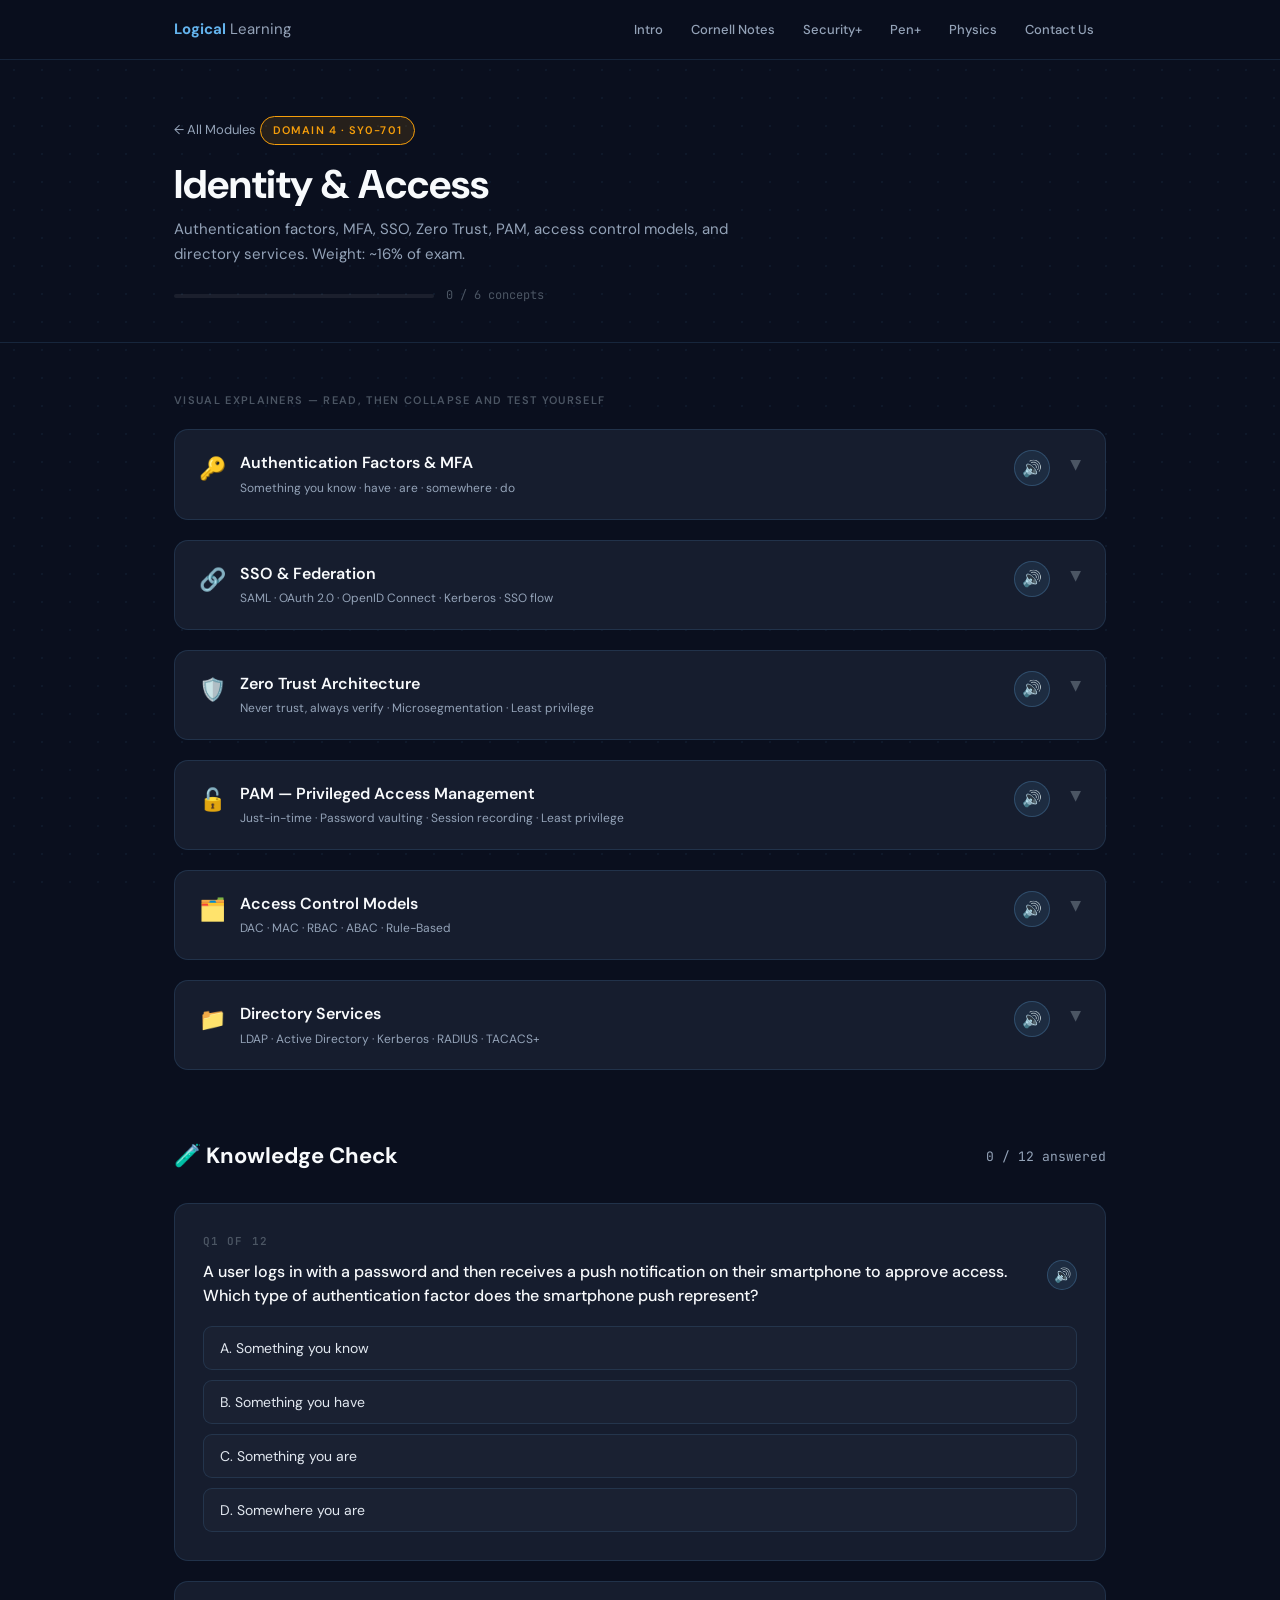
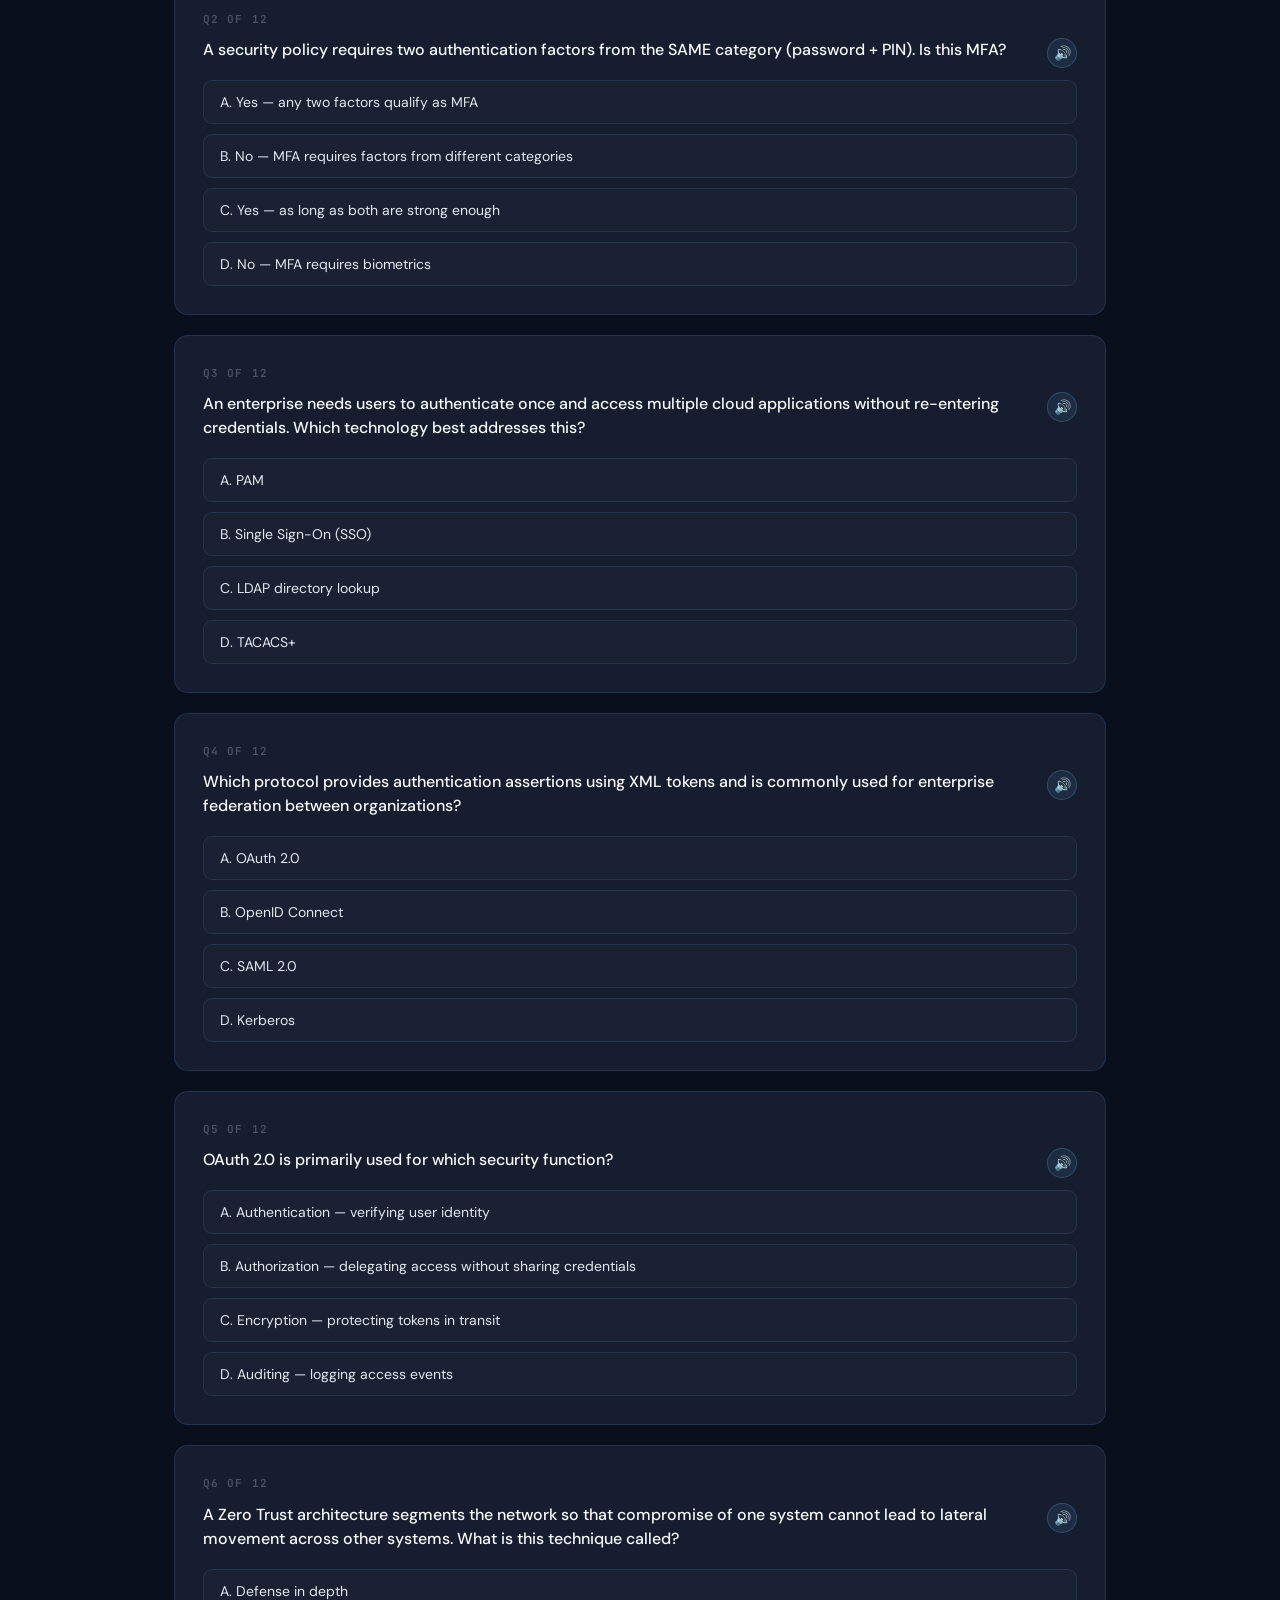
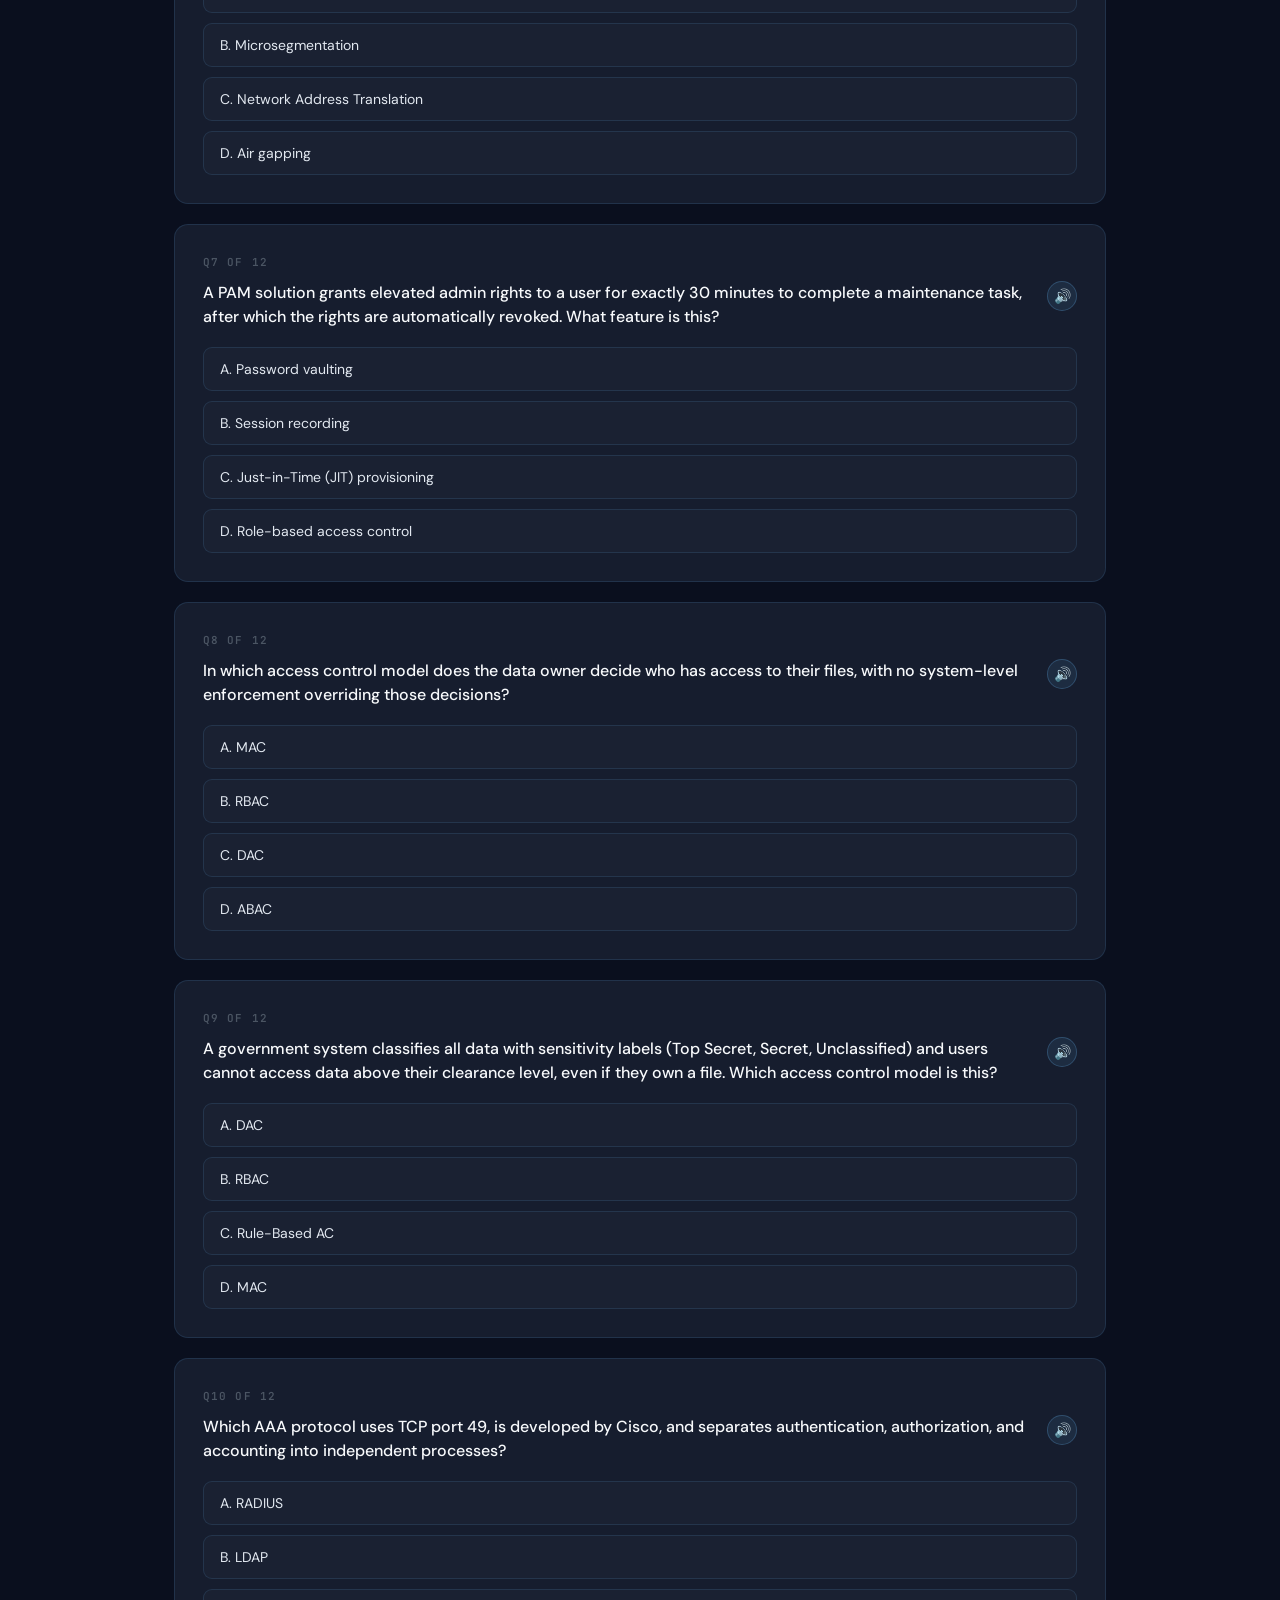
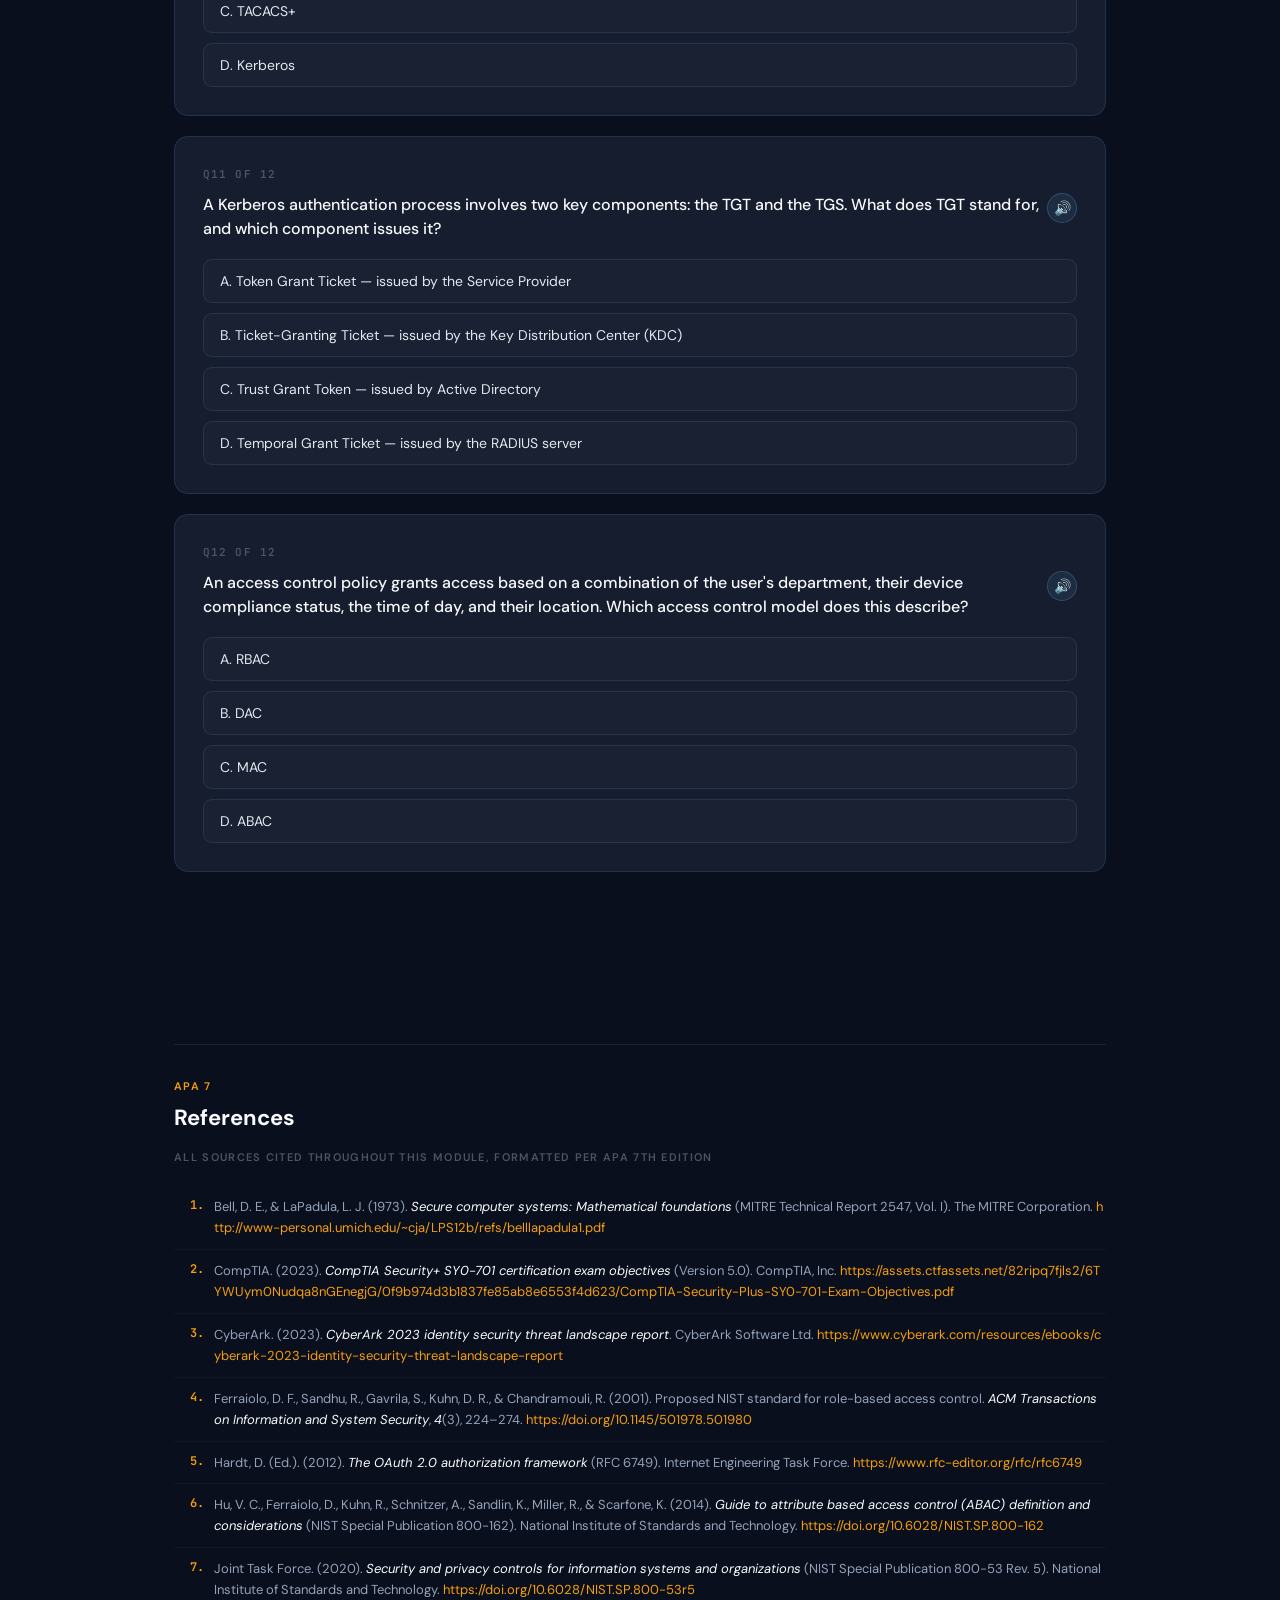
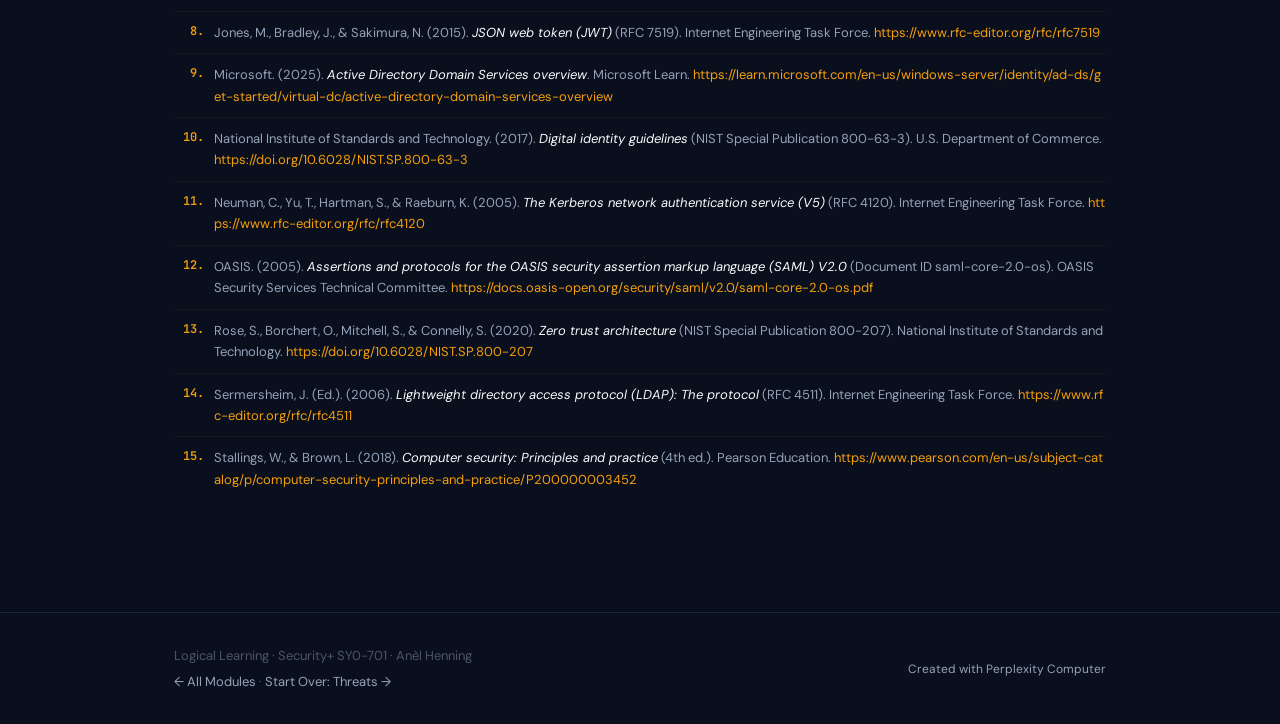
<file: identity.html>
<!DOCTYPE html>
<html lang="en">
<head>
<!--
   ______                            __
  / ____/___  ____ ___  ____  __  __/ /____  _____
 / /   / __ \/ __ `__ \/ __ \/ / / / __/ _ \/ ___/
/ /___/ /_/ / / / / / / /_/ / /_/ / /_/  __/ /
\____/\____/_/ /_/ /_/ .___/\__,_/\__/\___/_/
                    /_/  Created with Perplexity Computer
-->
<meta name="generator" content="Perplexity Computer">
<meta name="author" content="Perplexity Computer">
<meta property="og:see_also" content="https://www.perplexity.ai/computer">
<link rel="author" href="https://www.perplexity.ai/computer">
<meta charset="UTF-8">
<meta name="viewport" content="width=device-width, initial-scale=1.0">
<title>Identity &amp; Access — Logical Learning</title>
<link rel="preconnect" href="https://fonts.googleapis.com">
<link rel="preconnect" href="https://fonts.gstatic.com" crossorigin>
<link href="https://fonts.googleapis.com/css2?family=DM+Sans:ital,opsz,wght@0,9..40,300;0,9..40,400;0,9..40,500;0,9..40,600;0,9..40,700&family=JetBrains+Mono:wght@400;500&display=swap" rel="stylesheet">
<link rel="stylesheet" href="module.css">
<style>
  :root { --mod-color: #f59e0b; --mod-glow: rgba(245,158,11,0.12); }

  /* Factor grid */
  .factor-grid { display: grid; grid-template-columns: repeat(auto-fill, minmax(160px, 1fr)); gap: 12px; margin: 14px 0; }
  .factor-card { background: rgba(13,19,38,0.8); border: 1px solid var(--border); border-radius: 10px; padding: 16px 14px; text-align: center; }
  .factor-icon { font-size: 24px; margin-bottom: 8px; }
  .factor-type { font-size: 11px; font-weight: 700; text-transform: uppercase; letter-spacing: 0.1em; color: #f59e0b; margin-bottom: 4px; }
  .factor-name { font-size: 13px; font-weight: 600; color: var(--white); margin-bottom: 6px; }
  .factor-ex { font-size: 12px; color: var(--text-muted); line-height: 1.5; }

  /* Protocol flow */
  .proto-flow { display: flex; flex-wrap: wrap; align-items: center; gap: 6px; margin: 14px 0; }
  .proto-box { padding: 8px 14px; border-radius: 8px; background: rgba(245,158,11,0.1); border: 1px solid rgba(245,158,11,0.25); font-size: 13px; font-weight: 600; color: #f59e0b; }
  .proto-arrow { color: var(--text-faint); font-size: 14px; }
  .proto-desc { font-size: 12px; color: var(--text-muted); margin-top: 4px; }

  /* Zero trust diagram */
  .zt-pillars { display: grid; grid-template-columns: repeat(auto-fill, minmax(180px, 1fr)); gap: 10px; margin: 14px 0; }
  .zt-pillar { background: rgba(13,19,38,0.8); border: 1px solid rgba(245,158,11,0.2); border-radius: 10px; padding: 14px; }
  .zt-pillar-title { font-size: 13px; font-weight: 700; color: #f59e0b; margin-bottom: 6px; }
  .zt-pillar-body { font-size: 12px; color: var(--text-muted); line-height: 1.6; }

  /* Access model rows */
  .ac-flow { display: flex; flex-direction: column; gap: 8px; margin: 14px 0; }
  .ac-row { display: grid; grid-template-columns: 90px 1fr 1fr; gap: 12px; align-items: start; padding: 12px 14px; background: rgba(13,19,38,0.7); border: 1px solid var(--border); border-radius: 8px; font-size: 13px; }
  .ac-label { font-weight: 700; color: #f59e0b; font-family: 'JetBrains Mono', monospace; font-size: 12px; }
  .ac-name { color: var(--white); font-weight: 600; }
  .ac-detail { color: var(--text-muted); line-height: 1.5; }

  /* Directory row */
  .dir-grid { display: grid; grid-template-columns: repeat(auto-fill, minmax(200px, 1fr)); gap: 10px; margin: 14px 0; }
  .dir-card { background: rgba(13,19,38,0.8); border: 1px solid var(--border); border-radius: 10px; padding: 14px; }
  .dir-name { font-size: 13px; font-weight: 700; color: var(--white); margin-bottom: 4px; font-family: 'JetBrains Mono', monospace; }
  .dir-desc { font-size: 12px; color: var(--text-muted); line-height: 1.55; }
  .dir-tag { display: inline-block; margin-top: 6px; font-size: 10px; font-weight: 600; padding: 2px 7px; border-radius: 6px; background: rgba(245,158,11,0.12); color: #f59e0b; border: 1px solid rgba(245,158,11,0.2); }

  /* References section */
  .ref-list { list-style: none; padding: 0; counter-reset: ref; }
  .ref-list li {
    counter-increment: ref; padding: 10px 0 10px 40px; position: relative;
    font-size: 13px; color: var(--text-muted); line-height: 1.65;
    border-bottom: 1px solid rgba(245,158,11,0.06);
  }
  .ref-list li::before {
    content: counter(ref) ".";
    position: absolute; left: 0; top: 10px;
    font-family: 'JetBrains Mono', monospace; font-size: 12px;
    color: #f59e0b; font-weight: 600; width: 30px; text-align: right;
  }
  .ref-list li:last-child { border-bottom: none; }
  .ref-list li a { color: #f59e0b; text-decoration: none; word-break: break-all; }
  .ref-list li a:hover { text-decoration: underline; }
  .ref-list li em { font-style: italic; color: var(--white); }

  .ref-section-divider {
    padding: 32px 0 12px; margin-top: 24px;
    border-top: 1px solid var(--border);
  }
  .ref-section-divider .ref-part-label {
    font-size: 11px; font-weight: 600; text-transform: uppercase;
    letter-spacing: 0.12em; color: #f59e0b;
  }
  .ref-section-divider .ref-part-title {
    font-size: 22px; font-weight: 700; color: var(--white); margin-top: 4px;
  }
</style>
</head>
<body>
<nav>
  <div class="container">
    <div class="nav-inner">
      <a href="index.html" class="nav-brand">Logical <span>Learning</span></a>
      <div class="nav-links">
  <a href="logika-learning.html">Intro</a>
  <a href="cornell-notes.html">Cornell Notes</a>
  <a href="security-plus.html">Security+</a>
  <a href="pentest.html">Pen+</a>
  <a href="physics.html">Physics</a>
  <a href="https://anelhenning2-collab.github.io/contact-hub/" target="_blank">Contact Us</a>
</div>
    </div>
  </div>
</nav>

<header class="module-header">
  <div class="container">
    <a href="index.html" class="back-link">← All Modules</a>
    <div class="domain-badge">Domain 4 · SY0-701</div>
    <h1>Identity &amp; Access</h1>
    <p>Authentication factors, MFA, SSO, Zero Trust, PAM, access control models, and directory services. Weight: ~16% of exam.</p>
    <div class="mod-progress">
      <div class="mod-progress-bar"><div class="mod-progress-fill" id="modProgress" style="width:0%"></div></div>
      <span class="mod-progress-label" id="modProgressLabel">0 / 6 concepts</span>
    </div>
  </div>
</header>

<!-- ════════════════ CONCEPTS ════════════════ -->
<section class="concepts">
  <div class="container">
    <div class="section-label">Visual Explainers — Read, then collapse and test yourself</div>

    <!-- 1. Authentication Factors & MFA -->
    <div class="concept-card fade-in" data-concept="0">
      <div class="concept-header" onclick="toggleConcept(this)">
        <div class="concept-icon">🔑</div>
        <div class="concept-title-wrap">
          <div class="concept-title">Authentication Factors &amp; MFA</div>
          <div class="concept-subtitle">Something you know · have · are · somewhere · do</div>
        </div>
        <div class="concept-chevron">▼</div>
      </div>
      <div class="concept-body">
        <p><strong>Authentication</strong> proves you are who you claim to be. The exam categorizes auth into five factor types — know each category and its examples cold (National Institute of Standards and Technology [NIST], 2017; CompTIA, 2023).</p>
        <div class="factor-grid">
          <div class="factor-card">
            <div class="factor-icon">🧠</div>
            <div class="factor-type">Knowledge</div>
            <div class="factor-name">Something You Know</div>
            <div class="factor-ex">Password, PIN, security questions, passphrase</div>
          </div>
          <div class="factor-card">
            <div class="factor-icon">📱</div>
            <div class="factor-type">Possession</div>
            <div class="factor-name">Something You Have</div>
            <div class="factor-ex">Smart card, hardware token (YubiKey), OTP app (Google Authenticator), badge</div>
          </div>
          <div class="factor-card">
            <div class="factor-icon">👁️</div>
            <div class="factor-type">Inherence</div>
            <div class="factor-name">Something You Are</div>
            <div class="factor-ex">Fingerprint, retina scan, facial recognition, voice print, vein pattern</div>
          </div>
          <div class="factor-card">
            <div class="factor-icon">📍</div>
            <div class="factor-type">Location</div>
            <div class="factor-name">Somewhere You Are</div>
            <div class="factor-ex">IP geolocation, GPS coordinates, country restriction, network zone check</div>
          </div>
          <div class="factor-card">
            <div class="factor-icon">🖱️</div>
            <div class="factor-type">Behavior</div>
            <div class="factor-name">Something You Do</div>
            <div class="factor-ex">Typing cadence, signature dynamics, mouse movement patterns</div>
          </div>
        </div>
        <p><strong>MFA</strong> requires at least two factors from <em>different categories</em> (NIST, 2017). Password + PIN is NOT MFA (both are "something you know"). Password + OTP app is MFA. Behavioral factors such as typing cadence and signature dynamics represent an emerging category of continuous authentication (Stallings &amp; Brown, 2018).</p>
        <div class="tag-wrap">
          <span class="tag amber">TOTP</span><span class="tag amber">HOTP</span><span class="tag amber">Push Notification</span><span class="tag amber">Hardware Token</span><span class="tag amber">Biometric</span>
        </div>
        <div class="mnemonic"><div class="mnemonic-label">Exam Trap</div>Password + security question = NOT MFA. Both are knowledge factors. MFA requires <strong>different factor categories</strong>. Common wrong-answer trap on the exam.</div>
      </div>
    </div>

    <!-- 2. SSO & Federation -->
    <div class="concept-card fade-in" data-concept="1">
      <div class="concept-header" onclick="toggleConcept(this)">
        <div class="concept-icon">🔗</div>
        <div class="concept-title-wrap">
          <div class="concept-title">SSO &amp; Federation</div>
          <div class="concept-subtitle">SAML · OAuth 2.0 · OpenID Connect · Kerberos · SSO flow</div>
        </div>
        <div class="concept-chevron">▼</div>
      </div>
      <div class="concept-body">
        <p><strong>Single Sign-On (SSO)</strong> lets users authenticate once and access multiple systems without re-entering credentials (NIST, 2017). The key is understanding which protocol does what.</p>
        <table class="comp-table">
          <thead><tr><th>Protocol</th><th>Purpose</th><th>Used For</th><th>Exam Clue</th></tr></thead>
          <tbody>
            <tr><td>SAML 2.0</td><td>Authentication + Authorization assertions (XML)</td><td>Enterprise SSO, cross-domain federation</td><td>"XML tokens" or "federated identity"</td></tr>
            <tr><td>OAuth 2.0</td><td>Authorization delegation (not authentication)</td><td>"Login with Google" — grants access without sharing password</td><td>"Delegate access" — NOT authentication by itself</td></tr>
            <tr><td>OIDC</td><td>Identity layer on top of OAuth 2.0</td><td>Authentication via JWT ID token</td><td>"OAuth + identity" — adds the who</td></tr>
            <tr><td>Kerberos</td><td>Ticket-based auth in Active Directory</td><td>Internal Windows/AD environments</td><td>"TGT / TGS tickets" or "KDC"</td></tr>
          </tbody>
        </table>
        <div class="proto-flow">
          <div class="proto-box">User</div>
          <div class="proto-arrow">→</div>
          <div class="proto-box">Identity Provider (IdP)</div>
          <div class="proto-arrow">→</div>
          <div class="proto-box">Token / Assertion</div>
          <div class="proto-arrow">→</div>
          <div class="proto-box">Service Provider (SP)</div>
        </div>
        <p class="proto-desc">Federation: different organizations trust the same IdP. User logs in with Company A credentials to access Company B's app (OASIS, 2005). The OAuth 2.0 framework enables authorization delegation without credential sharing (Hardt, 2012), while OpenID Connect adds an identity layer using JSON Web Tokens (Jones et al., 2015). Kerberos provides ticket-based mutual authentication in Active Directory environments (Neuman et al., 2005).</p>
        <div class="mnemonic"><div class="mnemonic-label">Key Distinction</div>OAuth = <strong>authorization</strong> (what you can do). OIDC = OAuth + <strong>authentication</strong> (who you are). SAML = <strong>enterprise federation</strong> with XML. These three are exam favorites.</div>
      </div>
    </div>

    <!-- 3. Zero Trust -->
    <div class="concept-card fade-in" data-concept="2">
      <div class="concept-header" onclick="toggleConcept(this)">
        <div class="concept-icon">🛡️</div>
        <div class="concept-title-wrap">
          <div class="concept-title">Zero Trust Architecture</div>
          <div class="concept-subtitle">Never trust, always verify · Microsegmentation · Least privilege</div>
        </div>
        <div class="concept-chevron">▼</div>
      </div>
      <div class="concept-body">
        <p><strong>Zero Trust</strong> rejects the concept of a trusted internal network. Every access request is authenticated, authorized, and continuously validated — regardless of source (Rose et al., 2020). Zero trust assumes there is no implicit trust granted to assets or user accounts based solely on their physical or network location (Rose et al., 2020).</p>
        <div class="zt-pillars">
          <div class="zt-pillar">
            <div class="zt-pillar-title">Never Trust, Always Verify</div>
            <div class="zt-pillar-body">No implicit trust based on network location. Being inside the corporate LAN grants no automatic access (Rose et al., 2020).</div>
          </div>
          <div class="zt-pillar">
            <div class="zt-pillar-title">Least Privilege Access</div>
            <div class="zt-pillar-body">Users and systems receive only the minimum access needed for their task. No standing elevated permissions (Joint Task Force, 2020).</div>
          </div>
          <div class="zt-pillar">
            <div class="zt-pillar-title">Microsegmentation</div>
            <div class="zt-pillar-body">Network divided into small zones. Lateral movement is blocked — compromise of one zone doesn't mean access to others (Rose et al., 2020).</div>
          </div>
          <div class="zt-pillar">
            <div class="zt-pillar-title">Continuous Validation</div>
            <div class="zt-pillar-body">Authentication isn't one-time. Device posture, user behavior, and session context are checked continuously.</div>
          </div>
          <div class="zt-pillar">
            <div class="zt-pillar-title">Assume Breach</div>
            <div class="zt-pillar-body">Design as if attackers are already inside. Focus on containment, detection, and minimizing blast radius.</div>
          </div>
        </div>
        <table class="comp-table">
          <thead><tr><th></th><th>Traditional Perimeter</th><th>Zero Trust</th></tr></thead>
          <tbody>
            <tr><td>Trust model</td><td>Trust inside network</td><td>Trust no one by default</td></tr>
            <tr><td>Lateral movement</td><td>Possible once inside</td><td>Blocked by microsegmentation</td></tr>
            <tr><td>Auth frequency</td><td>One-time at login</td><td>Continuous re-validation</td></tr>
            <tr><td>Remote work</td><td>VPN extends perimeter</td><td>Identity-based, device posture-aware</td></tr>
          </tbody>
        </table>
        <div class="mnemonic"><div class="mnemonic-label">Memory Hook</div><strong>Z</strong>ero trust = <strong>Z</strong>ap the perimeter, <strong>Z</strong>one everything, <strong>Z</strong>ero assumptions. Key terms: microsegmentation, least privilege, assume breach, continuous validation.</div>
      </div>
    </div>

    <!-- 4. PAM — Privileged Access Management -->
    <div class="concept-card fade-in" data-concept="3">
      <div class="concept-header" onclick="toggleConcept(this)">
        <div class="concept-icon">🔓</div>
        <div class="concept-title-wrap">
          <div class="concept-title">PAM — Privileged Access Management</div>
          <div class="concept-subtitle">Just-in-time · Password vaulting · Session recording · Least privilege</div>
        </div>
        <div class="concept-chevron">▼</div>
      </div>
      <div class="concept-body">
        <p><strong>PAM</strong> controls, monitors, and audits access for privileged accounts (admins, root, service accounts). These accounts are high-value targets — PAM reduces the attack surface around them (Joint Task Force, 2020; CyberArk, 2023). Just-in-time provisioning eliminates standing privileges by granting elevated rights only when needed and for a limited time (CompTIA, 2023).</p>
        <table class="comp-table">
          <thead><tr><th>PAM Feature</th><th>What It Does</th><th>Why It Matters</th></tr></thead>
          <tbody>
            <tr><td>Password Vaulting</td><td>Stores and rotates privileged credentials centrally</td><td>No one knows the actual password — vault grants access on demand</td></tr>
            <tr><td>Just-in-Time (JIT) Access</td><td>Grants elevated rights only when needed, for a limited time</td><td>Eliminates standing privileges — access expires automatically</td></tr>
            <tr><td>Session Recording</td><td>Records and logs every privileged session</td><td>Provides forensic audit trail; deters insider abuse</td></tr>
            <tr><td>Multi-Factor Auth</td><td>Requires MFA for privileged account access</td><td>Stolen password alone cannot elevate access</td></tr>
            <tr><td>Least Privilege Enforcement</td><td>Grants only the permissions required for the task</td><td>Limits blast radius if account is compromised</td></tr>
          </tbody>
        </table>
        <div class="tag-wrap">
          <span class="tag amber">CyberArk</span><span class="tag amber">BeyondTrust</span><span class="tag amber">HashiCorp Vault</span><span class="tag">Service Accounts</span><span class="tag">Root Accounts</span>
        </div>
        <div class="mnemonic"><div class="mnemonic-label">Exam Clue</div>If the question mentions admin accounts, root access, or credential rotation → think <strong>PAM</strong>. If it mentions temporary elevated access → think <strong>Just-in-Time</strong> provisioning.</div>
      </div>
    </div>

    <!-- 5. Access Control Models -->
    <div class="concept-card fade-in" data-concept="4">
      <div class="concept-header" onclick="toggleConcept(this)">
        <div class="concept-icon">🗂️</div>
        <div class="concept-title-wrap">
          <div class="concept-title">Access Control Models</div>
          <div class="concept-subtitle">DAC · MAC · RBAC · ABAC · Rule-Based</div>
        </div>
        <div class="concept-chevron">▼</div>
      </div>
      <div class="concept-body">
        <p>Access control models define <strong>who decides</strong> what a subject can access. This is one of the highest-tested IAM topics — know every model's distinguishing characteristic (Stallings &amp; Brown, 2018; CompTIA, 2023).</p>
        <div class="ac-flow">
          <div class="ac-row">
            <div class="ac-label">DAC</div>
            <div class="ac-name">Discretionary AC<br><span style="font-weight:400;color:var(--text-muted);font-size:12px;">Owner decides who gets access</span></div>
            <div class="ac-detail">File owner sets permissions (e.g., Windows NTFS, Linux chmod). Most flexible — least secure. User can share their own files freely (Stallings &amp; Brown, 2018).</div>
          </div>
          <div class="ac-row">
            <div class="ac-label">MAC</div>
            <div class="ac-name">Mandatory AC<br><span style="font-weight:400;color:var(--text-muted);font-size:12px;">System enforces based on labels</span></div>
            <div class="ac-detail">OS assigns sensitivity labels (Top Secret, Secret, Unclassified). Users cannot override. Used in government/military. SELinux is a MAC implementation (Bell &amp; LaPadula, 1973; Joint Task Force, 2020).</div>
          </div>
          <div class="ac-row">
            <div class="ac-label">RBAC</div>
            <div class="ac-name">Role-Based AC<br><span style="font-weight:400;color:var(--text-muted);font-size:12px;">Access assigned to roles, not individuals</span></div>
            <div class="ac-detail">User assigned to role (Admin, HR, Sales). Role has permissions. Most common enterprise model. Easy to manage at scale — change role, change access (Ferraiolo et al., 2001).</div>
          </div>
          <div class="ac-row">
            <div class="ac-label">ABAC</div>
            <div class="ac-name">Attribute-Based AC<br><span style="font-weight:400;color:var(--text-muted);font-size:12px;">Access based on multiple attributes</span></div>
            <div class="ac-detail">Evaluates user attributes (dept, clearance, time, device) dynamically. Most flexible and granular — "HR managers on corporate devices during business hours." Used in Zero Trust environments (Hu et al., 2014; Rose et al., 2020).</div>
          </div>
          <div class="ac-row">
            <div class="ac-label">Rule-Based</div>
            <div class="ac-name">Rule-Based AC<br><span style="font-weight:400;color:var(--text-muted);font-size:12px;">Access based on predefined rules</span></div>
            <div class="ac-detail">Access granted based on conditions (time of day, IP range). Firewall ACLs are a common example. Often confused with RBAC — Rule-Based uses conditions, RBAC uses roles.</div>
          </div>
        </div>
        <div class="mnemonic"><div class="mnemonic-label">Quick Recall</div><strong>D</strong>iscretionary = <strong>D</strong>ecide yourself (owner). <strong>M</strong>andatory = <strong>M</strong>ilitary labels. <strong>R</strong>ole-Based = <strong>R</strong>ole gets access. <strong>A</strong>ttribute = <strong>A</strong>nything goes (most granular). "DMRA" — Department of Military Role Attributes.</div>
      </div>
    </div>

    <!-- 6. Directory Services -->
    <div class="concept-card fade-in" data-concept="5">
      <div class="concept-header" onclick="toggleConcept(this)">
        <div class="concept-icon">📁</div>
        <div class="concept-title-wrap">
          <div class="concept-title">Directory Services</div>
          <div class="concept-subtitle">LDAP · Active Directory · Kerberos · RADIUS · TACACS+</div>
        </div>
        <div class="concept-chevron">▼</div>
      </div>
      <div class="concept-body">
        <p>Directory services store and manage user identities and access policies. The exam expects you to match protocols to use cases and key ports (CompTIA, 2023; Stallings &amp; Brown, 2018).</p>
        <div class="dir-grid">
          <div class="dir-card">
            <div class="dir-name">LDAP</div>
            <div class="dir-desc">Lightweight Directory Access Protocol. Query and modify directory entries (users, groups, OUs). Port 389 (plain), 636 (LDAPS — encrypted) (Sermersheim, 2006).</div>
            <div class="dir-tag">Port 389 / 636</div>
          </div>
          <div class="dir-card">
            <div class="dir-name">Active Directory</div>
            <div class="dir-desc">Microsoft's directory service using LDAP + Kerberos + DNS. Organizes objects in Domains → Trees → Forests. The standard enterprise identity store (Microsoft, 2025).</div>
            <div class="dir-tag">Windows Enterprise</div>
          </div>
          <div class="dir-card">
            <div class="dir-name">Kerberos</div>
            <div class="dir-desc">Ticket-based auth protocol. User gets Ticket-Granting Ticket (TGT) from KDC, exchanges for service tickets. Mutual auth — both sides verify identity. Port 88 (Neuman et al., 2005).</div>
            <div class="dir-tag">Port 88 · TGT / TGS</div>
          </div>
          <div class="dir-card">
            <div class="dir-name">RADIUS</div>
            <div class="dir-desc">Remote Authentication Dial-In User Service. Centralized AAA (Authentication, Authorization, Accounting) for network access. Used for VPN, Wi-Fi, dial-up. UDP 1812/1813 (Joint Task Force, 2020; CompTIA, 2023).</div>
            <div class="dir-tag">UDP 1812/1813</div>
          </div>
          <div class="dir-card">
            <div class="dir-name">TACACS+</div>
            <div class="dir-desc">Cisco's AAA protocol. Separates Authentication, Authorization, and Accounting into independent processes. TCP 49. More granular command-level authorization than RADIUS.</div>
            <div class="dir-tag">TCP 49 · Cisco AAA</div>
          </div>
          <div class="dir-card">
            <div class="dir-name">802.1X</div>
            <div class="dir-desc">Port-based NAC (Network Access Control). Authenticates devices before granting network access. Uses EAP over LAN (EAPOL). Supplicant → Authenticator → Auth Server (RADIUS).</div>
            <div class="dir-tag">NAC · EAPOL</div>
          </div>
        </div>
        <div class="mnemonic"><div class="mnemonic-label">RADIUS vs TACACS+</div>RADIUS: <strong>UDP</strong>, combines AuthN + AuthZ, used for <strong>network access</strong> (VPN, Wi-Fi). TACACS+: <strong>TCP</strong>, separates all three AAA, used for <strong>device administration</strong> (Cisco routers/switches). This distinction is a guaranteed exam topic.</div>
      </div>
    </div>

  </div>
</section>

<!-- ════════════════ QUIZ ════════════════ -->
<section class="quiz-section">
  <div class="container">
    <div class="quiz-header-row">
      <div class="quiz-title">🧪 Knowledge Check</div>
      <div class="quiz-counter" id="quizCounter">0 / 12 answered</div>
    </div>

    <div id="quizContainer"></div>

    <div class="score-banner" id="scoreBanner">
      <div class="score-num" id="scoreNum">0<span>/12</span></div>
      <div class="score-label">Identity &amp; Access Quiz</div>
      <div class="score-grade" id="scoreGrade"></div>
      <div class="score-actions">
        <button class="btn btn-accent" onclick="retakeQuiz()">Retake Quiz</button>
        <a href="index.html" class="btn btn-outline">All Modules</a>
        <a href="threats.html" class="btn btn-outline">Review: Threats</a>
      </div>
    </div>
  </div>
</section>

<!-- ════════════════ REFERENCES ════════════════ -->
<section class="concepts" style="padding-bottom: 48px;">
  <div class="container">

    <div class="ref-section-divider">
      <div class="ref-part-label">APA 7</div>
      <div class="ref-part-title">References</div>
    </div>
    <div class="section-label">All sources cited throughout this module, formatted per APA 7th edition</div>

    <ol class="ref-list" style="margin-bottom: 48px;">

      <li>Bell, D. E., &amp; LaPadula, L. J. (1973). <em>Secure computer systems: Mathematical foundations</em> (MITRE Technical Report 2547, Vol. I). The MITRE Corporation. <a href="http://www-personal.umich.edu/~cja/LPS12b/refs/belllapadula1.pdf" target="_blank" rel="noopener">http://www-personal.umich.edu/~cja/LPS12b/refs/belllapadula1.pdf</a></li>

      <li>CompTIA. (2023). <em>CompTIA Security+ SY0-701 certification exam objectives</em> (Version 5.0). CompTIA, Inc. <a href="https://assets.ctfassets.net/82ripq7fjls2/6TYWUym0Nudqa8nGEnegjG/0f9b974d3b1837fe85ab8e6553f4d623/CompTIA-Security-Plus-SY0-701-Exam-Objectives.pdf" target="_blank" rel="noopener">https://assets.ctfassets.net/82ripq7fjls2/6TYWUym0Nudqa8nGEnegjG/0f9b974d3b1837fe85ab8e6553f4d623/CompTIA-Security-Plus-SY0-701-Exam-Objectives.pdf</a></li>

      <li>CyberArk. (2023). <em>CyberArk 2023 identity security threat landscape report</em>. CyberArk Software Ltd. <a href="https://www.cyberark.com/resources/ebooks/cyberark-2023-identity-security-threat-landscape-report" target="_blank" rel="noopener">https://www.cyberark.com/resources/ebooks/cyberark-2023-identity-security-threat-landscape-report</a></li>

      <li>Ferraiolo, D. F., Sandhu, R., Gavrila, S., Kuhn, D. R., &amp; Chandramouli, R. (2001). Proposed NIST standard for role-based access control. <em>ACM Transactions on Information and System Security</em>, <em>4</em>(3), 224–274. <a href="https://doi.org/10.1145/501978.501980" target="_blank" rel="noopener">https://doi.org/10.1145/501978.501980</a></li>

      <li>Hardt, D. (Ed.). (2012). <em>The OAuth 2.0 authorization framework</em> (RFC 6749). Internet Engineering Task Force. <a href="https://www.rfc-editor.org/rfc/rfc6749" target="_blank" rel="noopener">https://www.rfc-editor.org/rfc/rfc6749</a></li>

      <li>Hu, V. C., Ferraiolo, D., Kuhn, R., Schnitzer, A., Sandlin, K., Miller, R., &amp; Scarfone, K. (2014). <em>Guide to attribute based access control (ABAC) definition and considerations</em> (NIST Special Publication 800-162). National Institute of Standards and Technology. <a href="https://doi.org/10.6028/NIST.SP.800-162" target="_blank" rel="noopener">https://doi.org/10.6028/NIST.SP.800-162</a></li>

      <li>Joint Task Force. (2020). <em>Security and privacy controls for information systems and organizations</em> (NIST Special Publication 800-53 Rev. 5). National Institute of Standards and Technology. <a href="https://doi.org/10.6028/NIST.SP.800-53r5" target="_blank" rel="noopener">https://doi.org/10.6028/NIST.SP.800-53r5</a></li>

      <li>Jones, M., Bradley, J., &amp; Sakimura, N. (2015). <em>JSON web token (JWT)</em> (RFC 7519). Internet Engineering Task Force. <a href="https://www.rfc-editor.org/rfc/rfc7519" target="_blank" rel="noopener">https://www.rfc-editor.org/rfc/rfc7519</a></li>

      <li>Microsoft. (2025). <em>Active Directory Domain Services overview</em>. Microsoft Learn. <a href="https://learn.microsoft.com/en-us/windows-server/identity/ad-ds/get-started/virtual-dc/active-directory-domain-services-overview" target="_blank" rel="noopener">https://learn.microsoft.com/en-us/windows-server/identity/ad-ds/get-started/virtual-dc/active-directory-domain-services-overview</a></li>

      <li>National Institute of Standards and Technology. (2017). <em>Digital identity guidelines</em> (NIST Special Publication 800-63-3). U.S. Department of Commerce. <a href="https://doi.org/10.6028/NIST.SP.800-63-3" target="_blank" rel="noopener">https://doi.org/10.6028/NIST.SP.800-63-3</a></li>

      <li>Neuman, C., Yu, T., Hartman, S., &amp; Raeburn, K. (2005). <em>The Kerberos network authentication service (V5)</em> (RFC 4120). Internet Engineering Task Force. <a href="https://www.rfc-editor.org/rfc/rfc4120" target="_blank" rel="noopener">https://www.rfc-editor.org/rfc/rfc4120</a></li>

      <li>OASIS. (2005). <em>Assertions and protocols for the OASIS security assertion markup language (SAML) V2.0</em> (Document ID saml-core-2.0-os). OASIS Security Services Technical Committee. <a href="https://docs.oasis-open.org/security/saml/v2.0/saml-core-2.0-os.pdf" target="_blank" rel="noopener">https://docs.oasis-open.org/security/saml/v2.0/saml-core-2.0-os.pdf</a></li>

      <li>Rose, S., Borchert, O., Mitchell, S., &amp; Connelly, S. (2020). <em>Zero trust architecture</em> (NIST Special Publication 800-207). National Institute of Standards and Technology. <a href="https://doi.org/10.6028/NIST.SP.800-207" target="_blank" rel="noopener">https://doi.org/10.6028/NIST.SP.800-207</a></li>

      <li>Sermersheim, J. (Ed.). (2006). <em>Lightweight directory access protocol (LDAP): The protocol</em> (RFC 4511). Internet Engineering Task Force. <a href="https://www.rfc-editor.org/rfc/rfc4511" target="_blank" rel="noopener">https://www.rfc-editor.org/rfc/rfc4511</a></li>

      <li>Stallings, W., &amp; Brown, L. (2018). <em>Computer security: Principles and practice</em> (4th ed.). Pearson Education. <a href="https://www.pearson.com/en-us/subject-catalog/p/computer-security-principles-and-practice/P200000003452" target="_blank" rel="noopener">https://www.pearson.com/en-us/subject-catalog/p/computer-security-principles-and-practice/P200000003452</a></li>

    </ol>

  </div>
</section>

<footer>
  <div class="container">
    <div class="footer-inner">
      <div>
        <p>Logical Learning · Security+ SY0-701 · Anèl Henning</p>
        <p style="margin-top:4px;"><a href="index.html">← All Modules</a> · <a href="threats.html">Start Over: Threats →</a></p>
      </div>
      <p><a href="https://www.perplexity.ai/computer" target="_blank" rel="noopener noreferrer" style="font-size:12px;">Created with Perplexity Computer</a></p>
    </div>
  </div>
</footer>

<script>
const QUESTIONS = [
  {
    q: "A user logs in with a password and then receives a push notification on their smartphone to approve access. Which type of authentication factor does the smartphone push represent?",
    opts: ["Something you know", "Something you have", "Something you are", "Somewhere you are"],
    ans: 1,
    exp: "<strong>Something you have</strong> refers to a physical possession — the smartphone receiving the push notification. The password is 'something you know.' Together they form true MFA because they are different factor categories."
  },
  {
    q: "A security policy requires two authentication factors from the SAME category (password + PIN). Is this MFA?",
    opts: ["Yes — any two factors qualify as MFA", "No — MFA requires factors from different categories", "Yes — as long as both are strong enough", "No — MFA requires biometrics"],
    ans: 1,
    exp: "<strong>MFA requires factors from different categories</strong>. Password and PIN are both 'something you know' — same category. True MFA combines, for example, something you know (password) with something you have (token) or something you are (fingerprint)."
  },
  {
    q: "An enterprise needs users to authenticate once and access multiple cloud applications without re-entering credentials. Which technology best addresses this?",
    opts: ["PAM", "Single Sign-On (SSO)", "LDAP directory lookup", "TACACS+"],
    ans: 1,
    exp: "<strong>Single Sign-On (SSO)</strong> allows one authentication event to grant access to multiple systems. PAM manages privileged accounts. LDAP is a directory query protocol. TACACS+ handles network device AAA."
  },
  {
    q: "Which protocol provides authentication assertions using XML tokens and is commonly used for enterprise federation between organizations?",
    opts: ["OAuth 2.0", "OpenID Connect", "SAML 2.0", "Kerberos"],
    ans: 2,
    exp: "<strong>SAML 2.0</strong> uses XML-based assertions and is the standard for enterprise federated identity — allowing users from one organization to access resources at another. OAuth 2.0 handles authorization delegation. OIDC adds identity to OAuth. Kerberos is ticket-based for internal AD."
  },
  {
    q: "OAuth 2.0 is primarily used for which security function?",
    opts: ["Authentication — verifying user identity", "Authorization — delegating access without sharing credentials", "Encryption — protecting tokens in transit", "Auditing — logging access events"],
    ans: 1,
    exp: "<strong>OAuth 2.0 is an authorization framework</strong>, not an authentication protocol. It allows an application to obtain limited access to a user's account without exposing credentials ('Login with Google'). OpenID Connect (OIDC) adds authentication on top of OAuth."
  },
  {
    q: "A Zero Trust architecture segments the network so that compromise of one system cannot lead to lateral movement across other systems. What is this technique called?",
    opts: ["Defense in depth", "Microsegmentation", "Network Address Translation", "Air gapping"],
    ans: 1,
    exp: "<strong>Microsegmentation</strong> divides the network into small isolated zones. Zero Trust assumes breach and uses microsegmentation to contain compromises, preventing lateral movement. Defense in depth is a broader layered security strategy."
  },
  {
    q: "A PAM solution grants elevated admin rights to a user for exactly 30 minutes to complete a maintenance task, after which the rights are automatically revoked. What feature is this?",
    opts: ["Password vaulting", "Session recording", "Just-in-Time (JIT) provisioning", "Role-based access control"],
    ans: 2,
    exp: "<strong>Just-in-Time (JIT) provisioning</strong> grants elevated access only when needed and for a defined period, then automatically revokes it. This eliminates standing privileges — a key PAM principle. Password vaulting stores/rotates credentials. Session recording creates audit trails."
  },
  {
    q: "In which access control model does the data owner decide who has access to their files, with no system-level enforcement overriding those decisions?",
    opts: ["MAC", "RBAC", "DAC", "ABAC"],
    ans: 2,
    exp: "<strong>Discretionary Access Control (DAC)</strong> lets the resource owner decide permissions. Windows NTFS and Linux file permissions are DAC examples. MAC enforces system-defined labels. RBAC assigns permissions to roles. ABAC evaluates dynamic attributes."
  },
  {
    q: "A government system classifies all data with sensitivity labels (Top Secret, Secret, Unclassified) and users cannot access data above their clearance level, even if they own a file. Which access control model is this?",
    opts: ["DAC", "RBAC", "Rule-Based AC", "MAC"],
    ans: 3,
    exp: "<strong>Mandatory Access Control (MAC)</strong> enforces access based on sensitivity labels assigned by the system — users cannot override them regardless of ownership. Common in military/government environments. SELinux implements MAC in Linux."
  },
  {
    q: "Which AAA protocol uses TCP port 49, is developed by Cisco, and separates authentication, authorization, and accounting into independent processes?",
    opts: ["RADIUS", "LDAP", "TACACS+", "Kerberos"],
    ans: 2,
    exp: "<strong>TACACS+</strong> uses TCP port 49, is a Cisco protocol, and separates the three AAA functions. RADIUS uses UDP ports 1812/1813 and combines authentication and authorization. LDAP (port 389) is for directory queries. Kerberos (port 88) handles ticket-based auth."
  },
  {
    q: "A Kerberos authentication process involves two key components: the TGT and the TGS. What does TGT stand for, and which component issues it?",
    opts: ["Token Grant Ticket — issued by the Service Provider", "Ticket-Granting Ticket — issued by the Key Distribution Center (KDC)", "Trust Grant Token — issued by Active Directory", "Temporal Grant Ticket — issued by the RADIUS server"],
    ans: 1,
    exp: "<strong>TGT = Ticket-Granting Ticket</strong>, issued by the <strong>KDC (Key Distribution Center)</strong>. The user presents the TGT to the KDC's Ticket-Granting Service (TGS) to receive service tickets for specific resources. Kerberos provides mutual authentication on port 88."
  },
  {
    q: "An access control policy grants access based on a combination of the user's department, their device compliance status, the time of day, and their location. Which access control model does this describe?",
    opts: ["RBAC", "DAC", "MAC", "ABAC"],
    ans: 3,
    exp: "<strong>Attribute-Based Access Control (ABAC)</strong> evaluates multiple dynamic attributes simultaneously — user attributes, resource attributes, and environmental context (time, location, device). This is the most flexible and granular model, widely used in Zero Trust environments."
  }
];

let answered = 0;
let correct = 0;

function buildQuiz() {
  const container = document.getElementById('quizContainer');
  container.innerHTML = '';
  answered = 0; correct = 0;
  updateCounter();
  document.getElementById('scoreBanner').classList.remove('show');

  QUESTIONS.forEach((q, i) => {
    const card = document.createElement('div');
    card.className = 'quiz-card fade-in';
    card.id = 'qcard-' + i;
    card.innerHTML = `
      <div class="q-num">Q${i+1} of ${QUESTIONS.length}</div>
      <div class="q-text">${q.q}</div>
      <div class="options">
        ${q.opts.map((o, j) => `<button class="opt" onclick="answer(${i},${j})">${String.fromCharCode(65+j)}. ${o}</button>`).join('')}
      </div>
      <div class="explanation" id="exp-${i}">${q.exp}</div>
    `;
    container.appendChild(card);
  });

  setTimeout(() => {
    document.querySelectorAll('.quiz-card.fade-in').forEach((c, i) => {
      setTimeout(() => c.classList.add('visible'), i * 60);
    });
  }, 100);
}

function answer(qIdx, optIdx) {
  const q = QUESTIONS[qIdx];
  const card = document.getElementById('qcard-' + qIdx);
  if (card.dataset.answered) return;
  card.dataset.answered = '1';

  const opts = card.querySelectorAll('.opt');
  opts.forEach(o => o.disabled = true);
  opts[optIdx].classList.add(optIdx === q.ans ? 'correct' : 'wrong');
  if (optIdx !== q.ans) opts[q.ans].classList.add('correct');

  const exp = document.getElementById('exp-' + qIdx);
  exp.classList.add('show');

  answered++;
  if (optIdx === q.ans) correct++;
  updateCounter();

  if (answered === QUESTIONS.length) {
    setTimeout(showScore, 600);
  }
}

function updateCounter() {
  document.getElementById('quizCounter').textContent = `${answered} / ${QUESTIONS.length} answered`;
}

function showScore() {
  const pct = Math.round((correct / QUESTIONS.length) * 100);
  document.getElementById('scoreNum').innerHTML = `${correct}<span>/${QUESTIONS.length}</span>`;
  let grade, color;
  if (pct >= 90) { grade = '🏆 Excellent — Ready for this domain'; color = '#22c55e'; }
  else if (pct >= 75) { grade = '✅ Good — Review missed concepts'; color = '#f59e0b'; }
  else if (pct >= 60) { grade = '📖 Keep studying — Focus on explanations'; color = '#f59e0b'; }
  else { grade = '🔄 Needs work — Re-read all concepts first'; color = '#ef4444'; }
  document.getElementById('scoreGrade').innerHTML = `<span style="color:${color}">${grade}</span>`;
  document.getElementById('scoreBanner').classList.add('show');
  document.getElementById('scoreBanner').scrollIntoView({ behavior: 'smooth', block: 'center' });
  localStorage.setItem('secplus_score_identity', JSON.stringify({ correct, total: QUESTIONS.length }));
}

function retakeQuiz() { buildQuiz(); window.scrollTo({ top: document.querySelector('.quiz-section').offsetTop - 80, behavior: 'smooth' }); }

// Concept expand/collapse
function toggleConcept(header) {
  const card = header.parentElement;
  const wasOpen = card.classList.contains('open');
  card.classList.toggle('open', !wasOpen);
  if (!wasOpen) {
    const idx = parseInt(card.dataset.concept);
    conceptsSeen.add(idx);
    updateConceptProgress();
  }
}

const conceptsSeen = new Set();
function updateConceptProgress() {
  const total = document.querySelectorAll('.concept-card').length;
  const seen = conceptsSeen.size;
  document.getElementById('modProgress').style.width = (seen / total * 100) + '%';
  document.getElementById('modProgressLabel').textContent = `${seen} / ${total} concepts`;
}

// Intersection observer
const io = new IntersectionObserver(entries => {
  entries.forEach(e => { if (e.isIntersecting) e.target.classList.add('visible'); });
}, { threshold: 0.1 });
document.querySelectorAll('.fade-in').forEach(el => io.observe(el));

buildQuiz();
</script>
<script src="tts.js"></script>
</body>
</html>
</file>
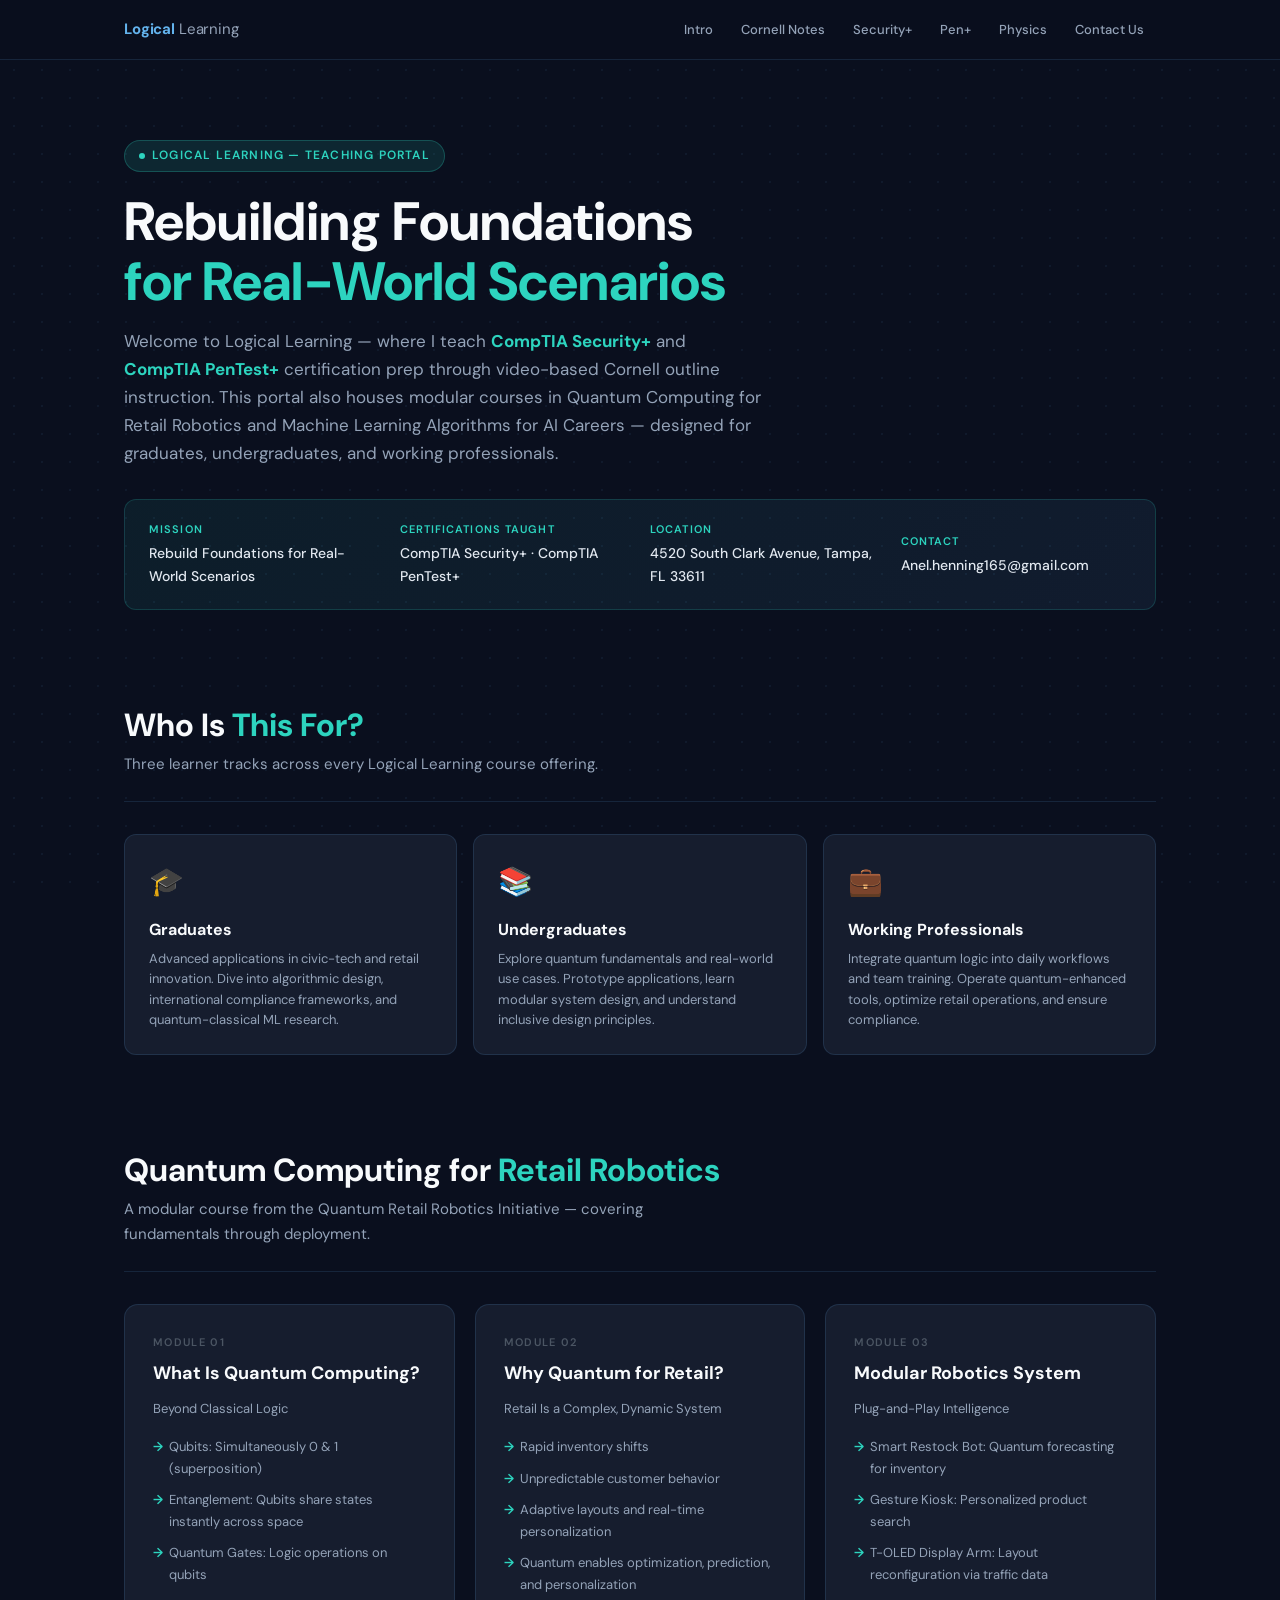
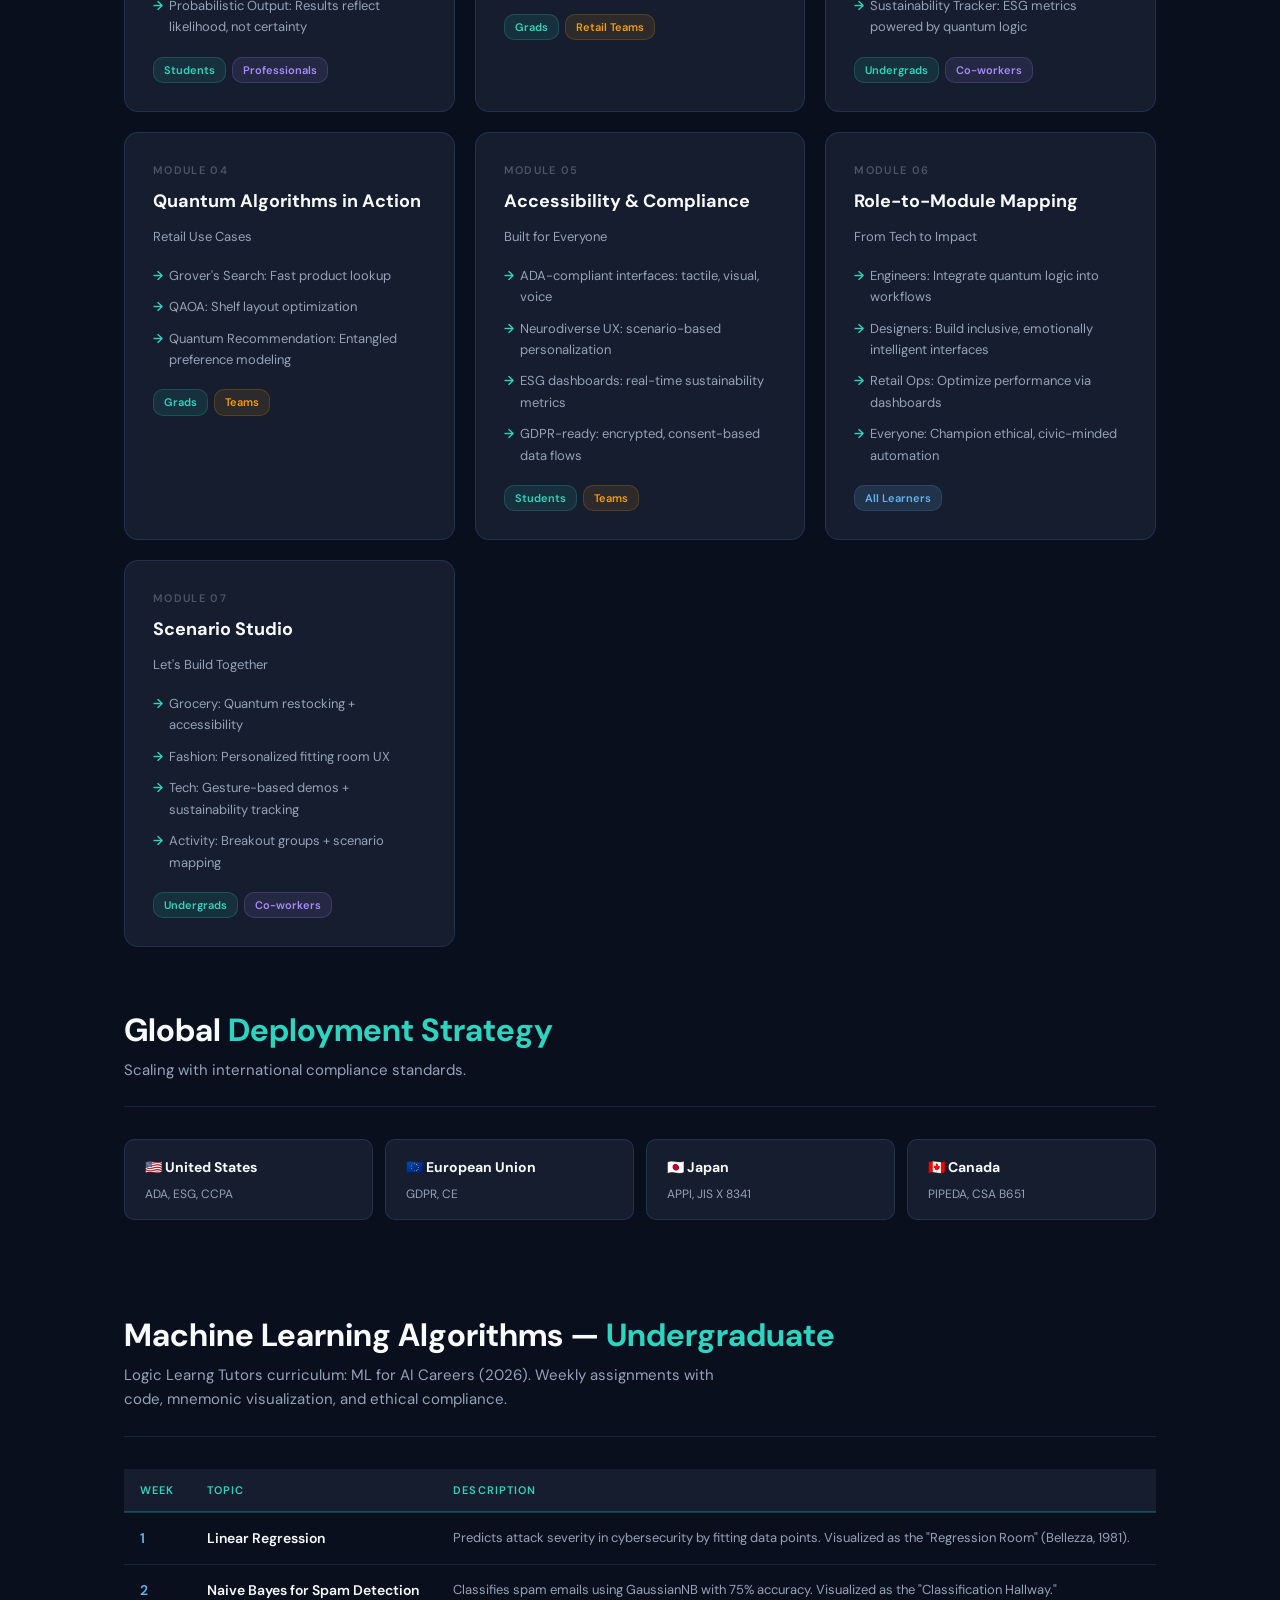
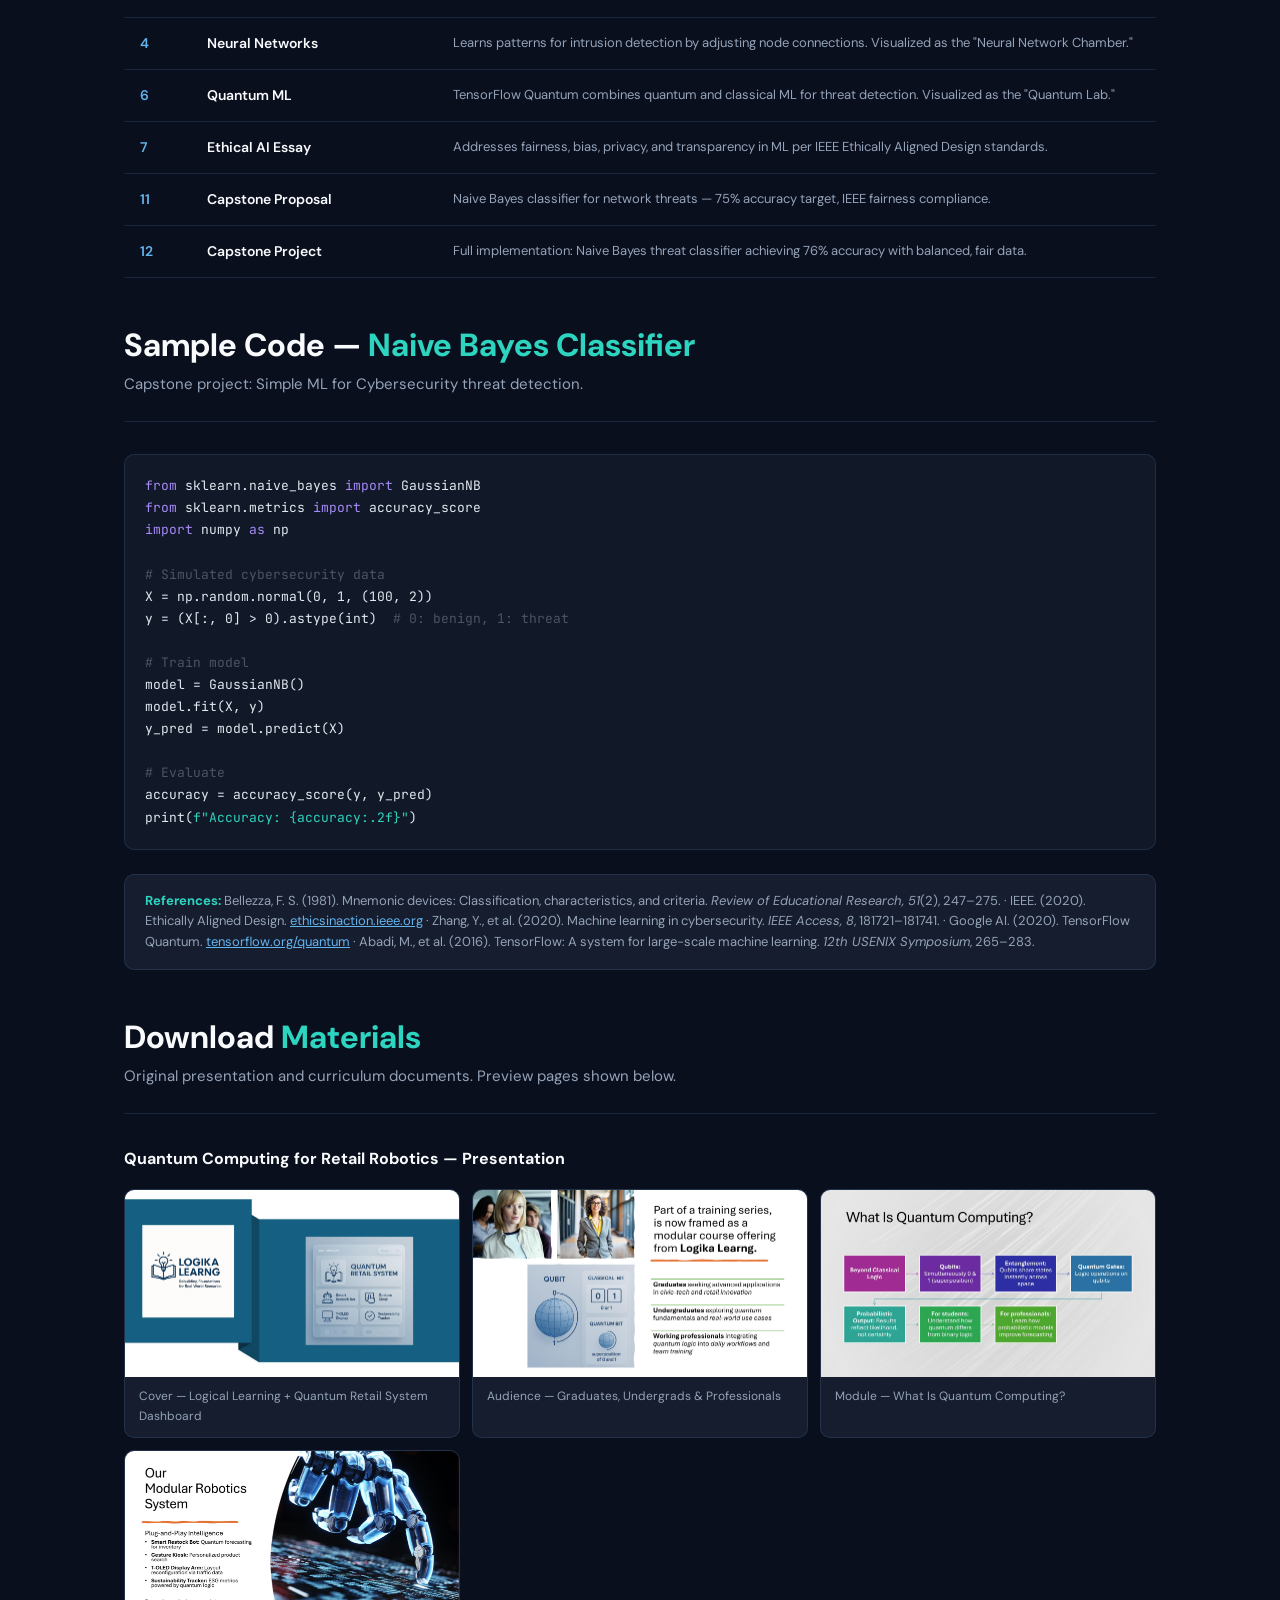
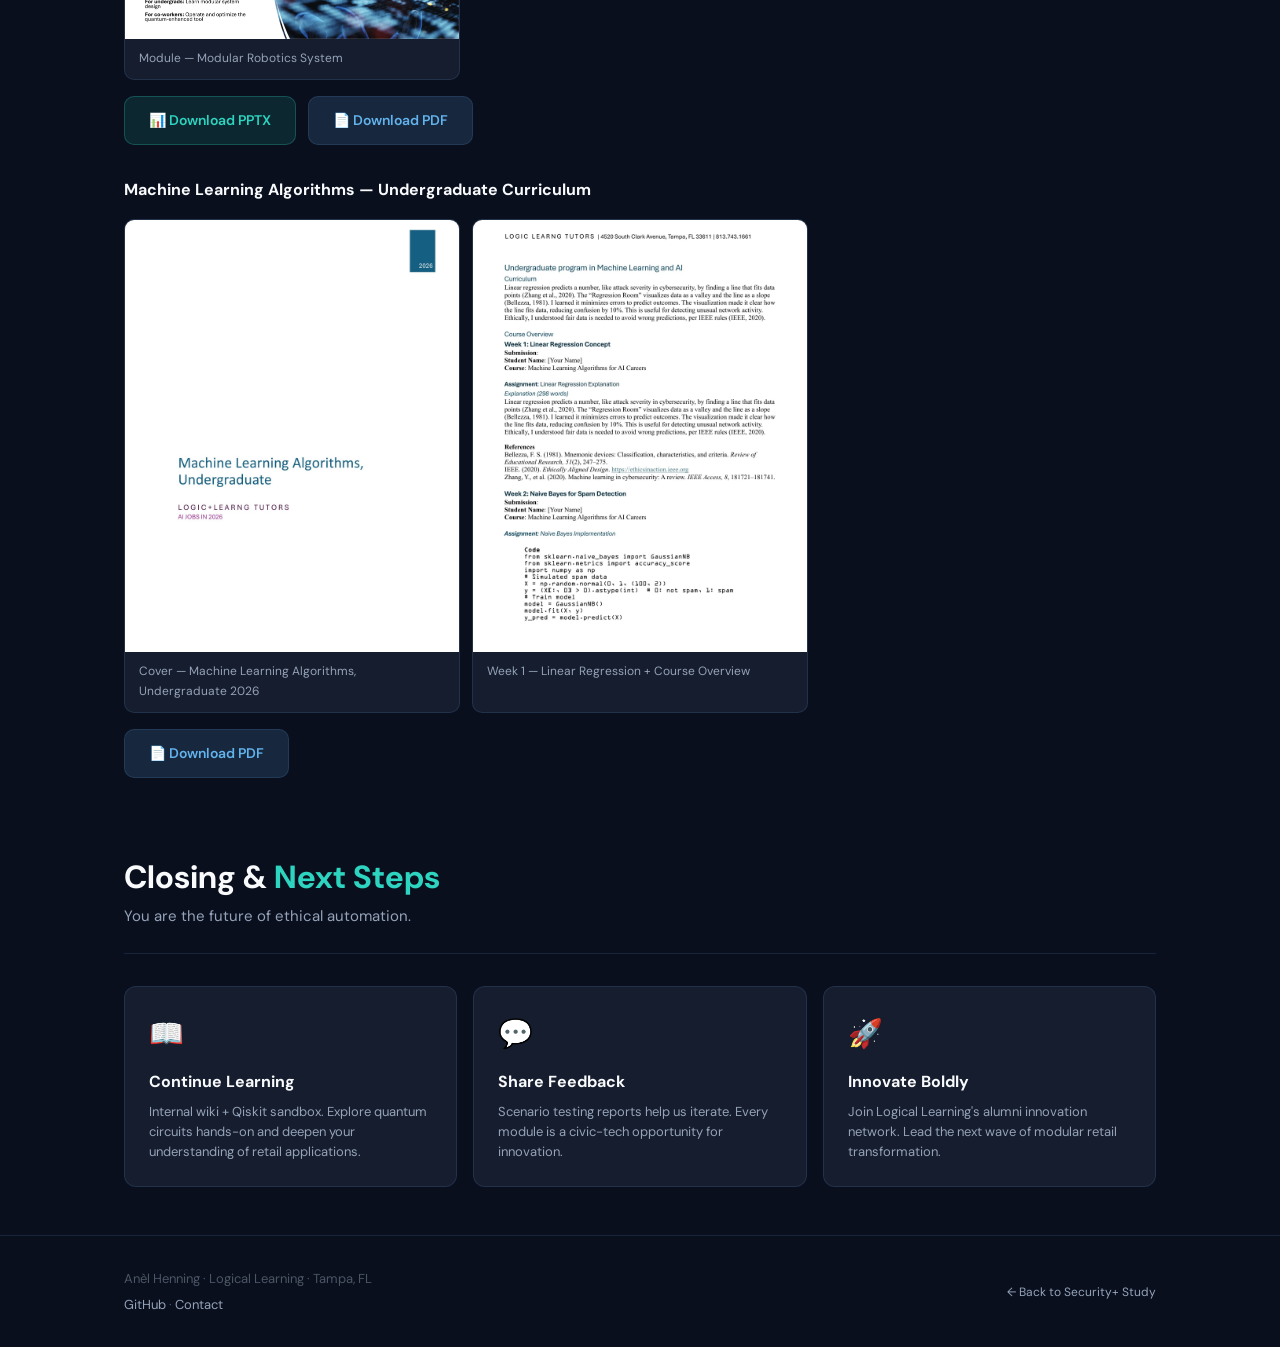
<file: logika-learning.html>
<!DOCTYPE html>
<html lang="en">
<head>
<meta charset="UTF-8">
<meta name="viewport" content="width=device-width, initial-scale=1.0">
<title>Logical Learning — Teaching Portal · Anèl Henning</title>
<meta name="description" content="Logical Learning teaching portal by Anèl Henning. CompTIA Security+ and PenTest+ certification prep, Quantum Computing for Retail Robotics, and Undergraduate ML Algorithms curriculum.">
<link rel="preconnect" href="https://fonts.googleapis.com">
<link rel="preconnect" href="https://fonts.gstatic.com" crossorigin>
<link href="https://fonts.googleapis.com/css2?family=DM+Sans:ital,opsz,wght@0,9..40,300;0,9..40,400;0,9..40,500;0,9..40,600;0,9..40,700&family=JetBrains+Mono:wght@400;500&display=swap" rel="stylesheet">
<link rel="stylesheet" href="module.css">
<style>
  :root {
    --bg: #0a0f1e;
    --bg-mid: #111827;
    --bg-card: #161d2e;
    --border: rgba(99,179,237,0.14);
    --accent: #63b3ed;
    --accent-glow: rgba(99,179,237,0.15);
    --green: #22c55e;
    --red: #ef4444;
    --amber: #f59e0b;
    --purple: #a78bfa;
    --teal: #2dd4bf;
    --text: #e2e8f0;
    --text-muted: #94a3b8;
    --text-faint: #4b5563;
    --white: #f8fafc;
  }

  *, *::before, *::after { box-sizing: border-box; margin: 0; padding: 0; }
  html { scroll-behavior: smooth; }

  body {
    font-family: 'DM Sans', system-ui, sans-serif;
    background: var(--bg);
    color: var(--text);
    line-height: 1.65;
    min-height: 100vh;
  }

  body::before {
    content: '';
    position: fixed; inset: 0;
    background-image: radial-gradient(rgba(99,179,237,0.07) 1px, transparent 1px);
    background-size: 28px 28px;
    pointer-events: none; z-index: 0;
  }

  .container { max-width: 1080px; margin: 0 auto; padding: 0 24px; position: relative; z-index: 1; }

  /* NAV */
  nav {
    position: sticky; top: 0; z-index: 100;
    background: rgba(10,15,30,0.92); backdrop-filter: blur(12px);
    border-bottom: 1px solid var(--border);
    padding: 14px 0;
  }
  .nav-inner { display: flex; align-items: center; justify-content: space-between; gap: 16px; flex-wrap: wrap; }
  .nav-brand { font-size: 15px; font-weight: 700; color: var(--accent); text-decoration: none; letter-spacing: -0.01em; }
  .nav-brand span { color: var(--text-muted); font-weight: 400; }
  .nav-links { display: flex; gap: 4px; flex-wrap: wrap; }
  .nav-links a {
    padding: 5px 12px; border-radius: 6px; font-size: 13px; font-weight: 500;
    text-decoration: none; color: var(--text-muted); transition: all 0.2s;
  }
  .nav-links a:hover, .nav-links a.active { color: var(--accent); background: var(--accent-glow); }

  /* HERO */
  .hero { padding: 80px 0 48px; }
  .hero-badge {
    display: inline-flex; align-items: center; gap: 7px;
    padding: 5px 14px; border-radius: 20px; font-size: 12px; font-weight: 600;
    background: rgba(45,212,191,0.12); border: 1px solid rgba(45,212,191,0.25);
    color: var(--teal); text-transform: uppercase; letter-spacing: 0.1em;
    margin-bottom: 20px;
  }
  .hero-badge::before { content: ''; width: 6px; height: 6px; border-radius: 50%; background: var(--teal); animation: pulse 2s infinite; }
  @keyframes pulse { 0%,100%{opacity:1} 50%{opacity:0.3} }

  h1 { font-size: clamp(32px, 5vw, 54px); font-weight: 700; line-height: 1.1; color: var(--white); }
  h1 em { font-style: normal; color: var(--teal); }
  .hero-sub { font-size: 17px; color: var(--text-muted); max-width: 640px; margin-top: 16px; line-height: 1.65; }

  /* MISSION BANNER */
  .mission-banner {
    margin-top: 32px; padding: 20px 24px; border-radius: 12px;
    background: linear-gradient(135deg, rgba(45,212,191,0.08), rgba(99,179,237,0.08));
    border: 1px solid rgba(45,212,191,0.18);
    display: flex; gap: 20px; align-items: center; flex-wrap: wrap;
  }
  .mission-item { flex: 1; min-width: 180px; }
  .mission-label { font-size: 11px; font-weight: 600; text-transform: uppercase; letter-spacing: 0.1em; color: var(--teal); margin-bottom: 4px; }
  .mission-value { font-size: 14px; color: var(--text); font-weight: 500; }

  /* SECTION HEADERS */
  .section-header {
    padding: 48px 0 24px;
    border-bottom: 1px solid var(--border);
    margin-bottom: 32px;
  }
  .section-header h2 {
    font-size: clamp(22px, 3vw, 32px); font-weight: 700; color: var(--white); line-height: 1.2;
  }
  .section-header h2 em { font-style: normal; color: var(--teal); }
  .section-header p { font-size: 15px; color: var(--text-muted); margin-top: 8px; max-width: 600px; }

  /* AUDIENCE CARDS */
  .audience-grid {
    display: grid; grid-template-columns: repeat(auto-fill, minmax(280px, 1fr));
    gap: 16px; margin-bottom: 48px;
  }
  .audience-card {
    background: var(--bg-card); border: 1px solid var(--border); border-radius: 12px;
    padding: 24px; transition: all 0.25s;
  }
  .audience-card:hover { border-color: var(--teal); transform: translateY(-2px); box-shadow: 0 8px 32px rgba(0,0,0,0.3); }
  .audience-icon { font-size: 28px; margin-bottom: 12px; }
  .audience-card h3 { font-size: 16px; font-weight: 700; color: var(--white); margin-bottom: 6px; }
  .audience-card p { font-size: 13px; color: var(--text-muted); line-height: 1.55; }

  /* COURSE MODULE CARDS */
  .course-grid {
    display: grid; grid-template-columns: repeat(auto-fill, minmax(300px, 1fr));
    gap: 20px; margin-bottom: 48px;
  }
  .course-card {
    background: var(--bg-card); border: 1px solid var(--border); border-radius: 14px;
    padding: 28px; transition: all 0.25s; position: relative; overflow: hidden;
  }
  .course-card:hover { border-color: var(--accent); transform: translateY(-3px); box-shadow: 0 12px 40px rgba(0,0,0,0.3); }
  .course-num { font-size: 11px; font-weight: 600; letter-spacing: 0.12em; text-transform: uppercase; color: var(--text-faint); margin-bottom: 8px; }
  .course-card h3 { font-size: 18px; font-weight: 700; color: var(--white); margin-bottom: 10px; }
  .course-card p { font-size: 13px; color: var(--text-muted); line-height: 1.6; }
  .course-card ul { list-style: none; margin-top: 12px; }
  .course-card ul li {
    font-size: 13px; color: var(--text-muted); padding: 5px 0;
    padding-left: 16px; position: relative;
  }
  .course-card ul li::before {
    content: '→'; position: absolute; left: 0; color: var(--teal); font-weight: 600;
  }

  /* TAG PILLS */
  .tag-row { display: flex; flex-wrap: wrap; gap: 6px; margin-top: 14px; }
  .tag {
    font-size: 11px; font-weight: 600; padding: 3px 10px; border-radius: 10px;
    border: 1px solid var(--border);
  }
  .tag--teal { background: rgba(45,212,191,0.1); color: var(--teal); border-color: rgba(45,212,191,0.2); }
  .tag--purple { background: rgba(167,139,250,0.1); color: var(--purple); border-color: rgba(167,139,250,0.2); }
  .tag--amber { background: rgba(245,158,11,0.1); color: var(--amber); border-color: rgba(245,158,11,0.2); }
  .tag--blue { background: var(--accent-glow); color: var(--accent); border-color: var(--border); }

  /* ML CURRICULUM TABLE */
  .curriculum-table {
    width: 100%; border-collapse: collapse; margin-bottom: 48px;
  }
  .curriculum-table th {
    text-align: left; padding: 12px 16px; font-size: 11px; font-weight: 600;
    text-transform: uppercase; letter-spacing: 0.1em; color: var(--teal);
    border-bottom: 2px solid rgba(45,212,191,0.25);
    background: var(--bg-card);
  }
  .curriculum-table td {
    padding: 14px 16px; font-size: 14px; color: var(--text);
    border-bottom: 1px solid var(--border);
    vertical-align: top;
  }
  .curriculum-table tr:hover td { background: rgba(99,179,237,0.04); }
  .curriculum-table td:first-child { font-weight: 600; color: var(--accent); white-space: nowrap; }
  .curriculum-table td:nth-child(2) { font-weight: 600; color: var(--white); }
  .curriculum-table td:last-child { color: var(--text-muted); font-size: 13px; }

  /* COMPLIANCE TABLE */
  .compliance-grid {
    display: grid; grid-template-columns: repeat(auto-fill, minmax(220px, 1fr));
    gap: 12px; margin-bottom: 48px;
  }
  .compliance-card {
    background: var(--bg-card); border: 1px solid var(--border); border-radius: 10px;
    padding: 16px 20px;
  }
  .compliance-card h4 { font-size: 14px; font-weight: 700; color: var(--white); margin-bottom: 6px; }
  .compliance-card p { font-size: 12px; color: var(--text-muted); line-height: 1.5; }

  /* DOWNLOAD BUTTONS */
  .download-row { display: flex; flex-wrap: wrap; gap: 12px; margin: 32px 0 48px; }
  .dl-btn {
    display: inline-flex; align-items: center; gap: 8px;
    padding: 12px 24px; border-radius: 10px; text-decoration: none;
    font-size: 14px; font-weight: 600; transition: all 0.2s;
    border: 1px solid var(--border);
  }
  .dl-btn--primary {
    background: rgba(45,212,191,0.12); color: var(--teal); border-color: rgba(45,212,191,0.25);
  }
  .dl-btn--primary:hover { background: rgba(45,212,191,0.2); border-color: var(--teal); }
  .dl-btn--secondary {
    background: var(--accent-glow); color: var(--accent);
  }
  .dl-btn--secondary:hover { background: rgba(99,179,237,0.2); border-color: var(--accent); }

  /* FOOTER */
  footer { padding: 32px 0; border-top: 1px solid var(--border); }
  .footer-inner { display: flex; justify-content: space-between; align-items: center; flex-wrap: wrap; gap: 12px; }
  footer p { font-size: 13px; color: var(--text-faint); }
  footer a { color: var(--text-muted); text-decoration: none; }
  footer a:hover { color: var(--accent); }

  /* CODE BLOCK */
  .code-block {
    background: var(--bg-mid); border: 1px solid var(--border); border-radius: 10px;
    padding: 20px; margin-top: 16px; overflow-x: auto;
  }
  .code-block pre {
    font-family: 'JetBrains Mono', monospace; font-size: 13px;
    color: var(--text); line-height: 1.7; white-space: pre;
  }
  .code-block .comment { color: var(--text-faint); }
  .code-block .keyword { color: var(--purple); }
  .code-block .string { color: var(--teal); }

  @media (max-width: 640px) {
    .mission-banner { flex-direction: column; gap: 12px; }
    .curriculum-table { font-size: 13px; }
    .curriculum-table th, .curriculum-table td { padding: 10px 12px; }
  }
</style>
</head>
<body>

<nav>
  <div class="container">
    <div class="nav-inner">
      <a href="index.html" class="nav-brand">Logical <span>Learning</span></a>
      <div class="nav-links">
  <a href="logika-learning.html">Intro</a>
  <a href="cornell-notes.html">Cornell Notes</a>
  <a href="security-plus.html">Security+</a>
  <a href="pentest.html">Pen+</a>
  <a href="physics.html">Physics</a>
  <a href="https://anelhenning2-collab.github.io/contact-hub/" target="_blank">Contact Us</a>
</div>
    </div>
  </div>
</nav>

<!-- HERO -->
<section class="hero">
  <div class="container">
    <div class="hero-badge">Logical Learning — Teaching Portal</div>
    <h1>Rebuilding Foundations<br><em>for Real-World Scenarios</em></h1>
    <p class="hero-sub">Welcome to Logical Learning — where I teach <strong style="color:var(--teal)">CompTIA Security+</strong> and <strong style="color:var(--teal)">CompTIA PenTest+</strong> certification prep through video-based Cornell outline instruction. This portal also houses modular courses in Quantum Computing for Retail Robotics and Machine Learning Algorithms for AI Careers — designed for graduates, undergraduates, and working professionals.</p>

    <div class="mission-banner">
      <div class="mission-item">
        <div class="mission-label">Mission</div>
        <div class="mission-value">Rebuild Foundations for Real-World Scenarios</div>
      </div>
      <div class="mission-item">
        <div class="mission-label">Certifications Taught</div>
        <div class="mission-value">CompTIA Security+ · CompTIA PenTest+</div>
      </div>
      <div class="mission-item">
        <div class="mission-label">Location</div>
        <div class="mission-value">4520 South Clark Avenue, Tampa, FL 33611</div>
      </div>
      <div class="mission-item">
        <div class="mission-label">Contact</div>
        <div class="mission-value">Anel.henning165@gmail.com</div>
      </div>
    </div>
  </div>
</section>

<!-- TARGET AUDIENCE -->
<section>
  <div class="container">
    <div class="section-header">
      <h2>Who Is <em>This For?</em></h2>
      <p>Three learner tracks across every Logical Learning course offering.</p>
    </div>

    <div class="audience-grid">
      <div class="audience-card">
        <div class="audience-icon">🎓</div>
        <h3>Graduates</h3>
        <p>Advanced applications in civic-tech and retail innovation. Dive into algorithmic design, international compliance frameworks, and quantum-classical ML research.</p>
      </div>
      <div class="audience-card">
        <div class="audience-icon">📚</div>
        <h3>Undergraduates</h3>
        <p>Explore quantum fundamentals and real-world use cases. Prototype applications, learn modular system design, and understand inclusive design principles.</p>
      </div>
      <div class="audience-card">
        <div class="audience-icon">💼</div>
        <h3>Working Professionals</h3>
        <p>Integrate quantum logic into daily workflows and team training. Operate quantum-enhanced tools, optimize retail operations, and ensure compliance.</p>
      </div>
    </div>
  </div>
</section>

<!-- QUANTUM COMPUTING FOR RETAIL ROBOTICS -->
<section>
  <div class="container">
    <div class="section-header">
      <h2>Quantum Computing for <em>Retail Robotics</em></h2>
      <p>A modular course from the Quantum Retail Robotics Initiative — covering fundamentals through deployment.</p>
    </div>

    <div class="course-grid">

      <div class="course-card">
        <div class="course-num">Module 01</div>
        <h3>What Is Quantum Computing?</h3>
        <p>Beyond Classical Logic</p>
        <ul>
          <li>Qubits: Simultaneously 0 &amp; 1 (superposition)</li>
          <li>Entanglement: Qubits share states instantly across space</li>
          <li>Quantum Gates: Logic operations on qubits</li>
          <li>Probabilistic Output: Results reflect likelihood, not certainty</li>
        </ul>
        <div class="tag-row">
          <span class="tag tag--teal">Students</span>
          <span class="tag tag--purple">Professionals</span>
        </div>
      </div>

      <div class="course-card">
        <div class="course-num">Module 02</div>
        <h3>Why Quantum for Retail?</h3>
        <p>Retail Is a Complex, Dynamic System</p>
        <ul>
          <li>Rapid inventory shifts</li>
          <li>Unpredictable customer behavior</li>
          <li>Adaptive layouts and real-time personalization</li>
          <li>Quantum enables optimization, prediction, and personalization</li>
        </ul>
        <div class="tag-row">
          <span class="tag tag--teal">Grads</span>
          <span class="tag tag--amber">Retail Teams</span>
        </div>
      </div>

      <div class="course-card">
        <div class="course-num">Module 03</div>
        <h3>Modular Robotics System</h3>
        <p>Plug-and-Play Intelligence</p>
        <ul>
          <li>Smart Restock Bot: Quantum forecasting for inventory</li>
          <li>Gesture Kiosk: Personalized product search</li>
          <li>T-OLED Display Arm: Layout reconfiguration via traffic data</li>
          <li>Sustainability Tracker: ESG metrics powered by quantum logic</li>
        </ul>
        <div class="tag-row">
          <span class="tag tag--teal">Undergrads</span>
          <span class="tag tag--purple">Co-workers</span>
        </div>
      </div>

      <div class="course-card">
        <div class="course-num">Module 04</div>
        <h3>Quantum Algorithms in Action</h3>
        <p>Retail Use Cases</p>
        <ul>
          <li>Grover's Search: Fast product lookup</li>
          <li>QAOA: Shelf layout optimization</li>
          <li>Quantum Recommendation: Entangled preference modeling</li>
        </ul>
        <div class="tag-row">
          <span class="tag tag--teal">Grads</span>
          <span class="tag tag--amber">Teams</span>
        </div>
      </div>

      <div class="course-card">
        <div class="course-num">Module 05</div>
        <h3>Accessibility &amp; Compliance</h3>
        <p>Built for Everyone</p>
        <ul>
          <li>ADA-compliant interfaces: tactile, visual, voice</li>
          <li>Neurodiverse UX: scenario-based personalization</li>
          <li>ESG dashboards: real-time sustainability metrics</li>
          <li>GDPR-ready: encrypted, consent-based data flows</li>
        </ul>
        <div class="tag-row">
          <span class="tag tag--teal">Students</span>
          <span class="tag tag--amber">Teams</span>
        </div>
      </div>

      <div class="course-card">
        <div class="course-num">Module 06</div>
        <h3>Role-to-Module Mapping</h3>
        <p>From Tech to Impact</p>
        <ul>
          <li>Engineers: Integrate quantum logic into workflows</li>
          <li>Designers: Build inclusive, emotionally intelligent interfaces</li>
          <li>Retail Ops: Optimize performance via dashboards</li>
          <li>Everyone: Champion ethical, civic-minded automation</li>
        </ul>
        <div class="tag-row">
          <span class="tag tag--blue">All Learners</span>
        </div>
      </div>

      <div class="course-card">
        <div class="course-num">Module 07</div>
        <h3>Scenario Studio</h3>
        <p>Let's Build Together</p>
        <ul>
          <li>Grocery: Quantum restocking + accessibility</li>
          <li>Fashion: Personalized fitting room UX</li>
          <li>Tech: Gesture-based demos + sustainability tracking</li>
          <li>Activity: Breakout groups + scenario mapping</li>
        </ul>
        <div class="tag-row">
          <span class="tag tag--teal">Undergrads</span>
          <span class="tag tag--purple">Co-workers</span>
        </div>
      </div>

    </div>

    <!-- GLOBAL DEPLOYMENT -->
    <div class="section-header" style="padding-top:16px;">
      <h2>Global <em>Deployment Strategy</em></h2>
      <p>Scaling with international compliance standards.</p>
    </div>

    <div class="compliance-grid">
      <div class="compliance-card">
        <h4>🇺🇸 United States</h4>
        <p>ADA, ESG, CCPA</p>
      </div>
      <div class="compliance-card">
        <h4>🇪🇺 European Union</h4>
        <p>GDPR, CE</p>
      </div>
      <div class="compliance-card">
        <h4>🇯🇵 Japan</h4>
        <p>APPI, JIS X 8341</p>
      </div>
      <div class="compliance-card">
        <h4>🇨🇦 Canada</h4>
        <p>PIPEDA, CSA B651</p>
      </div>
    </div>
  </div>
</section>

<!-- ML ALGORITHMS UNDERGRADUATE CURRICULUM -->
<section>
  <div class="container">
    <div class="section-header">
      <h2>Machine Learning Algorithms — <em>Undergraduate</em></h2>
      <p>Logic Learng Tutors curriculum: ML for AI Careers (2026). Weekly assignments with code, mnemonic visualization, and ethical compliance.</p>
    </div>

    <table class="curriculum-table">
      <thead>
        <tr>
          <th>Week</th>
          <th>Topic</th>
          <th>Description</th>
        </tr>
      </thead>
      <tbody>
        <tr>
          <td>1</td>
          <td>Linear Regression</td>
          <td>Predicts attack severity in cybersecurity by fitting data points. Visualized as the "Regression Room" (Bellezza, 1981).</td>
        </tr>
        <tr>
          <td>2</td>
          <td>Naive Bayes for Spam Detection</td>
          <td>Classifies spam emails using GaussianNB with 75% accuracy. Visualized as the "Classification Hallway."</td>
        </tr>
        <tr>
          <td>4</td>
          <td>Neural Networks</td>
          <td>Learns patterns for intrusion detection by adjusting node connections. Visualized as the "Neural Network Chamber."</td>
        </tr>
        <tr>
          <td>6</td>
          <td>Quantum ML</td>
          <td>TensorFlow Quantum combines quantum and classical ML for threat detection. Visualized as the "Quantum Lab."</td>
        </tr>
        <tr>
          <td>7</td>
          <td>Ethical AI Essay</td>
          <td>Addresses fairness, bias, privacy, and transparency in ML per IEEE Ethically Aligned Design standards.</td>
        </tr>
        <tr>
          <td>11</td>
          <td>Capstone Proposal</td>
          <td>Naive Bayes classifier for network threats — 75% accuracy target, IEEE fairness compliance.</td>
        </tr>
        <tr>
          <td>12</td>
          <td>Capstone Project</td>
          <td>Full implementation: Naive Bayes threat classifier achieving 76% accuracy with balanced, fair data.</td>
        </tr>
      </tbody>
    </table>

    <!-- SAMPLE CODE -->
    <div class="section-header" style="padding-top:0;">
      <h2>Sample Code — <em>Naive Bayes Classifier</em></h2>
      <p>Capstone project: Simple ML for Cybersecurity threat detection.</p>
    </div>

    <div class="code-block">
<pre><span class="keyword">from</span> sklearn.naive_bayes <span class="keyword">import</span> GaussianNB
<span class="keyword">from</span> sklearn.metrics <span class="keyword">import</span> accuracy_score
<span class="keyword">import</span> numpy <span class="keyword">as</span> np

<span class="comment"># Simulated cybersecurity data</span>
X = np.random.normal(0, 1, (100, 2))
y = (X[:, 0] > 0).astype(int)  <span class="comment"># 0: benign, 1: threat</span>

<span class="comment"># Train model</span>
model = GaussianNB()
model.fit(X, y)
y_pred = model.predict(X)

<span class="comment"># Evaluate</span>
accuracy = accuracy_score(y, y_pred)
print(<span class="string">f"Accuracy: {accuracy:.2f}"</span>)</pre>
    </div>

    <div style="margin-top:24px; padding:16px 20px; background:var(--bg-card); border:1px solid var(--border); border-radius:10px;">
      <p style="font-size:13px; color:var(--text-muted); line-height:1.6;">
        <strong style="color:var(--teal);">References:</strong>
        Bellezza, F. S. (1981). Mnemonic devices: Classification, characteristics, and criteria. <em>Review of Educational Research, 51</em>(2), 247–275. ·
        IEEE. (2020). Ethically Aligned Design. <a href="https://ethicsinaction.ieee.org" target="_blank" style="color:var(--accent);">ethicsinaction.ieee.org</a> ·
        Zhang, Y., et al. (2020). Machine learning in cybersecurity. <em>IEEE Access, 8</em>, 181721–181741. ·
        Google AI. (2020). TensorFlow Quantum. <a href="https://www.tensorflow.org/quantum" target="_blank" style="color:var(--accent);">tensorflow.org/quantum</a> ·
        Abadi, M., et al. (2016). TensorFlow: A system for large-scale machine learning. <em>12th USENIX Symposium</em>, 265–283.
      </p>
    </div>

  </div>
</section>

<!-- DOWNLOADS -->
<section>
  <div class="container">
    <div class="section-header">
      <h2>Download <em>Materials</em></h2>
      <p>Original presentation and curriculum documents. Preview pages shown below.</p>
    </div>

    <!-- PPT Preview -->
    <div style="margin-bottom:32px;">
      <h3 style="font-size:16px; font-weight:700; color:var(--white); margin-bottom:16px;">Quantum Computing for Retail Robotics — Presentation</h3>
      <div style="display:grid; grid-template-columns:repeat(auto-fill, minmax(260px, 1fr)); gap:12px; margin-bottom:16px;">
        <div style="border-radius:10px; overflow:hidden; border:1px solid var(--border); background:var(--bg-card);">
          <img src="assets/previews/ppt-cover.jpg" alt="PPT Cover - Logical Learning Quantum Retail System" style="width:100%; display:block;" loading="lazy">
          <div style="padding:10px 14px; font-size:12px; color:var(--text-muted);">Cover — Logical Learning + Quantum Retail System Dashboard</div>
        </div>
        <div style="border-radius:10px; overflow:hidden; border:1px solid var(--border); background:var(--bg-card);">
          <img src="assets/previews/ppt-audience.jpg" alt="PPT Slide - Target Audience" style="width:100%; display:block;" loading="lazy">
          <div style="padding:10px 14px; font-size:12px; color:var(--text-muted);">Audience — Graduates, Undergrads &amp; Professionals</div>
        </div>
        <div style="border-radius:10px; overflow:hidden; border:1px solid var(--border); background:var(--bg-card);">
          <img src="assets/previews/ppt-quantum.jpg" alt="PPT Slide - What Is Quantum Computing" style="width:100%; display:block;" loading="lazy">
          <div style="padding:10px 14px; font-size:12px; color:var(--text-muted);">Module — What Is Quantum Computing?</div>
        </div>
        <div style="border-radius:10px; overflow:hidden; border:1px solid var(--border); background:var(--bg-card);">
          <img src="assets/previews/ppt-robotics.jpg" alt="PPT Slide - Modular Robotics System" style="width:100%; display:block;" loading="lazy">
          <div style="padding:10px 14px; font-size:12px; color:var(--text-muted);">Module — Modular Robotics System</div>
        </div>
      </div>
      <div class="download-row" style="margin-top:0; margin-bottom:0;">
        <a href="assets/083125_LogikaLearng_Class_PPT.pptx" class="dl-btn dl-btn--primary" download>
          📊 Download PPTX
        </a>
        <a href="assets/083125_LogikaLearng_Class_PPT.pdf" class="dl-btn dl-btn--secondary" download>
          📄 Download PDF
        </a>
      </div>
    </div>

    <!-- ML Curriculum Preview -->
    <div style="margin-bottom:32px;">
      <h3 style="font-size:16px; font-weight:700; color:var(--white); margin-bottom:16px;">Machine Learning Algorithms — Undergraduate Curriculum</h3>
      <div style="display:grid; grid-template-columns:repeat(auto-fill, minmax(260px, 1fr)); gap:12px; margin-bottom:16px;">
        <div style="border-radius:10px; overflow:hidden; border:1px solid var(--border); background:var(--bg-card);">
          <img src="assets/previews/ml-cover.jpg" alt="ML Curriculum Cover" style="width:100%; display:block;" loading="lazy">
          <div style="padding:10px 14px; font-size:12px; color:var(--text-muted);">Cover — Machine Learning Algorithms, Undergraduate 2026</div>
        </div>
        <div style="border-radius:10px; overflow:hidden; border:1px solid var(--border); background:var(--bg-card);">
          <img src="assets/previews/ml-curriculum.jpg" alt="ML Curriculum Week 1" style="width:100%; display:block;" loading="lazy">
          <div style="padding:10px 14px; font-size:12px; color:var(--text-muted);">Week 1 — Linear Regression + Course Overview</div>
        </div>
      </div>
      <div class="download-row" style="margin-top:0; margin-bottom:0;">
        <a href="assets/08202025_AnelHenning_Undergrad_ML_QuantumComputing.pdf" class="dl-btn dl-btn--secondary" download>
          📄 Download PDF
        </a>
      </div>
    </div>
  </div>
</section>

<!-- CLOSING -->
<section>
  <div class="container">
    <div class="section-header">
      <h2>Closing &amp; <em>Next Steps</em></h2>
      <p>You are the future of ethical automation.</p>
    </div>
    <div class="audience-grid">
      <div class="audience-card">
        <div class="audience-icon">📖</div>
        <h3>Continue Learning</h3>
        <p>Internal wiki + Qiskit sandbox. Explore quantum circuits hands-on and deepen your understanding of retail applications.</p>
      </div>
      <div class="audience-card">
        <div class="audience-icon">💬</div>
        <h3>Share Feedback</h3>
        <p>Scenario testing reports help us iterate. Every module is a civic-tech opportunity for innovation.</p>
      </div>
      <div class="audience-card">
        <div class="audience-icon">🚀</div>
        <h3>Innovate Boldly</h3>
        <p>Join Logical Learning's alumni innovation network. Lead the next wave of modular retail transformation.</p>
      </div>
    </div>
  </div>
</section>

<footer>
  <div class="container">
    <div class="footer-inner">
      <div>
        <p>Anèl Henning · Logical Learning · Tampa, FL</p>
        <p style="margin-top:4px;"><a href="https://github.com/AnelHenning2-collab" target="_blank">GitHub</a> · <a href="mailto:Anel.henning165@gmail.com">Contact</a></p>
      </div>
      <p><a href="index.html" style="font-size:12px;">← Back to Security+ Study</a></p>
    </div>
  </div>
</footer>

</body>
</html>
</file>
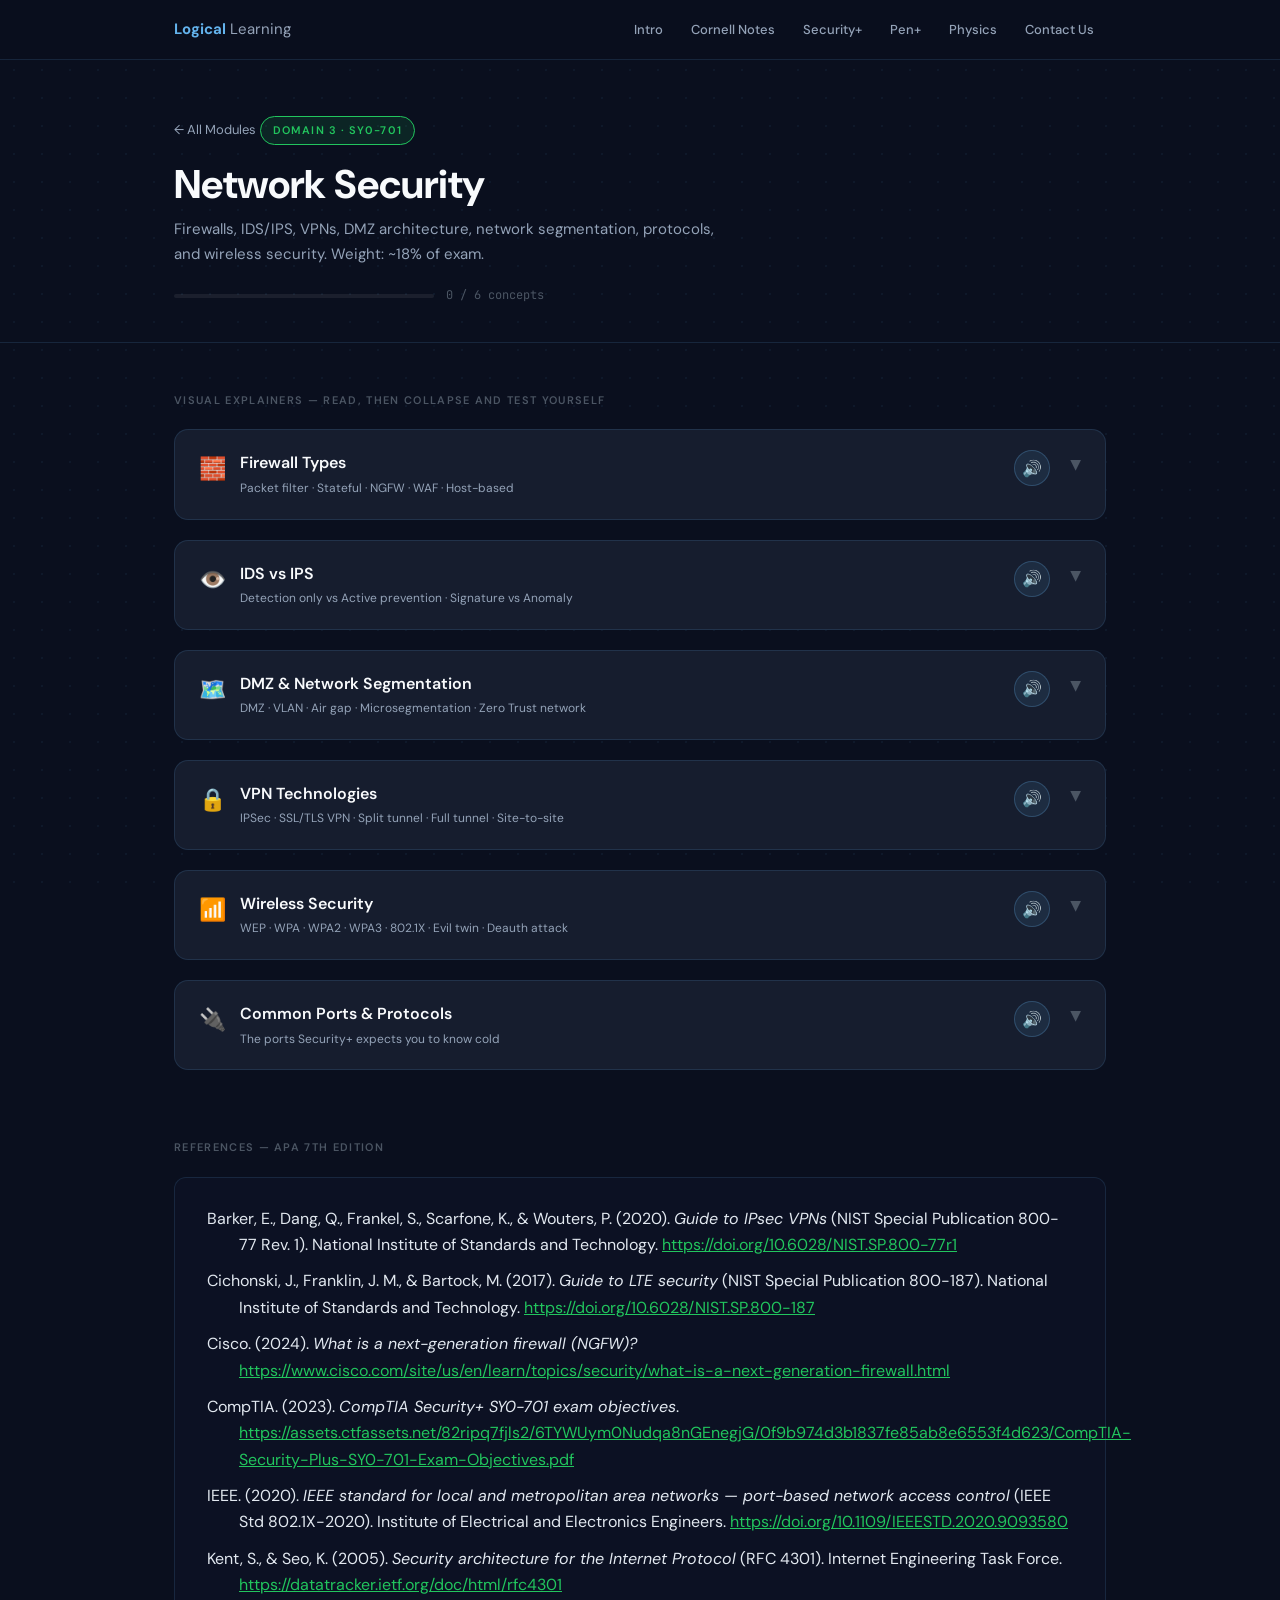
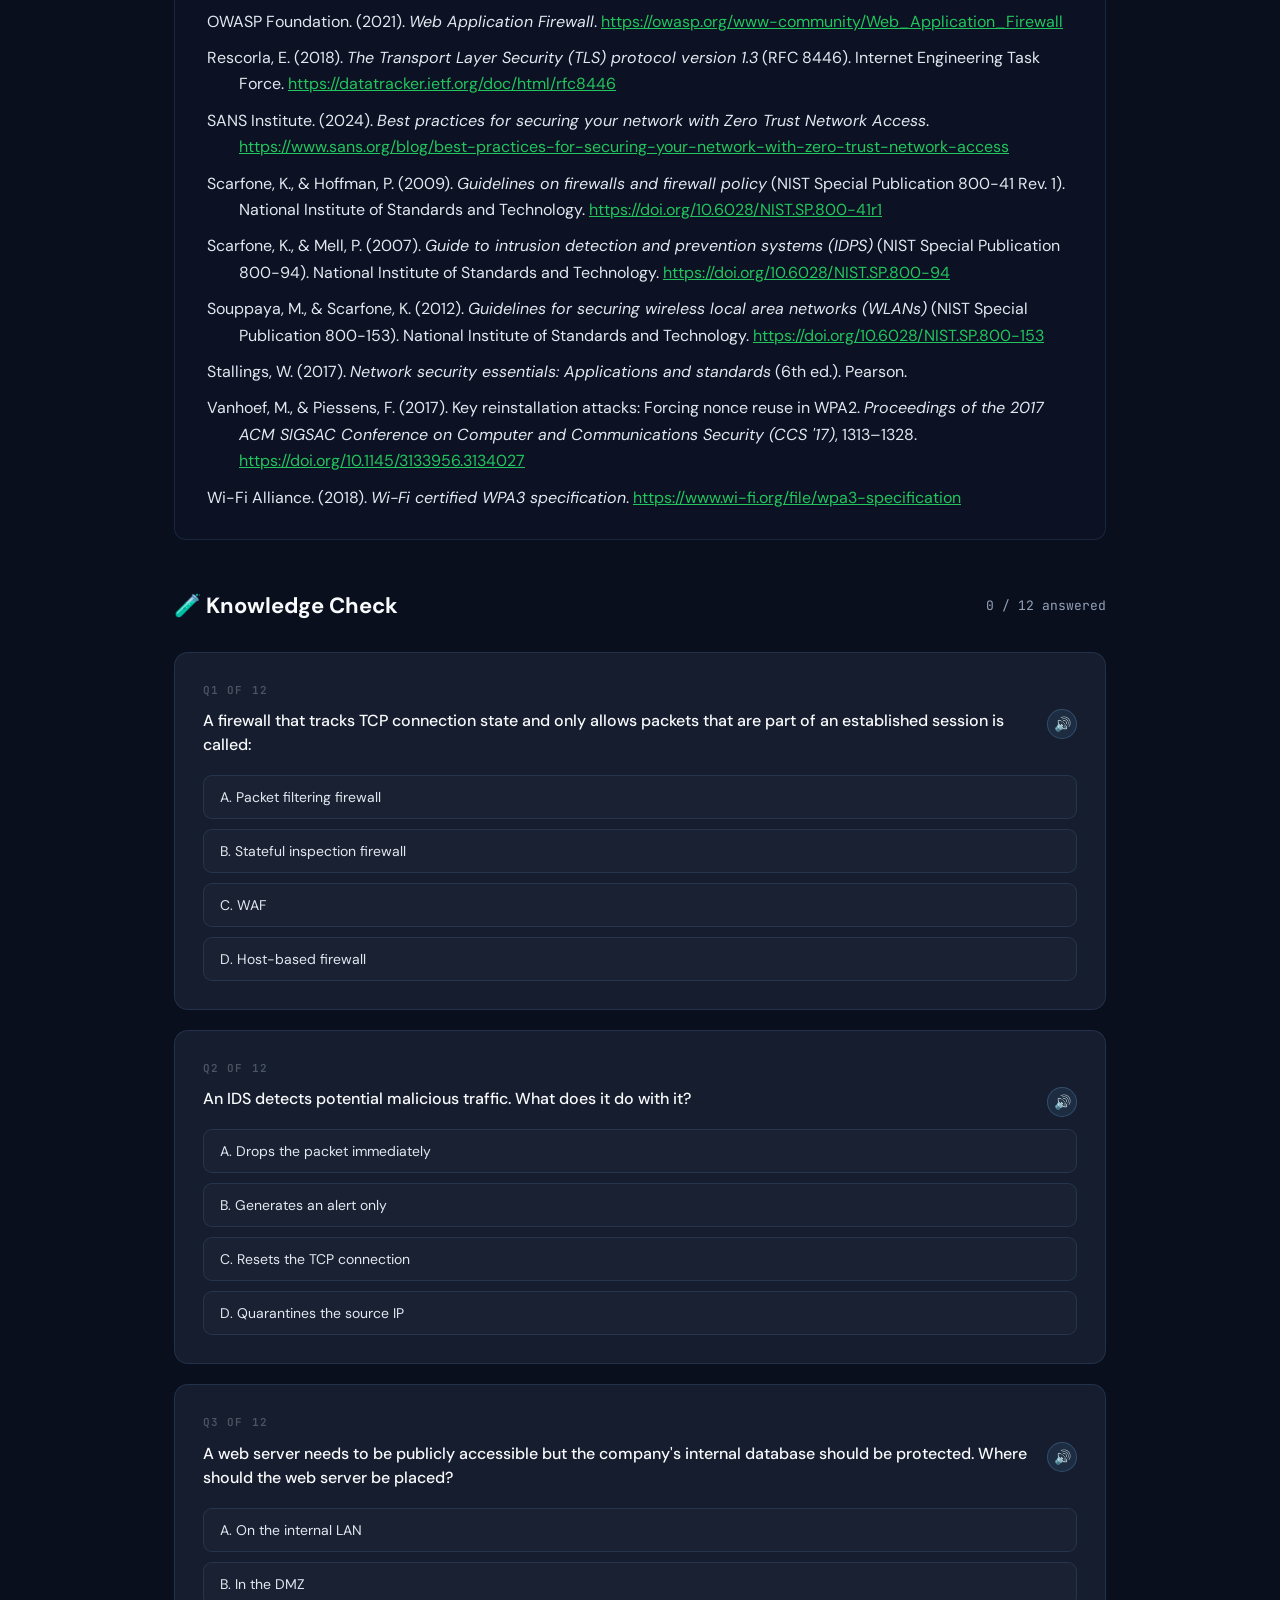
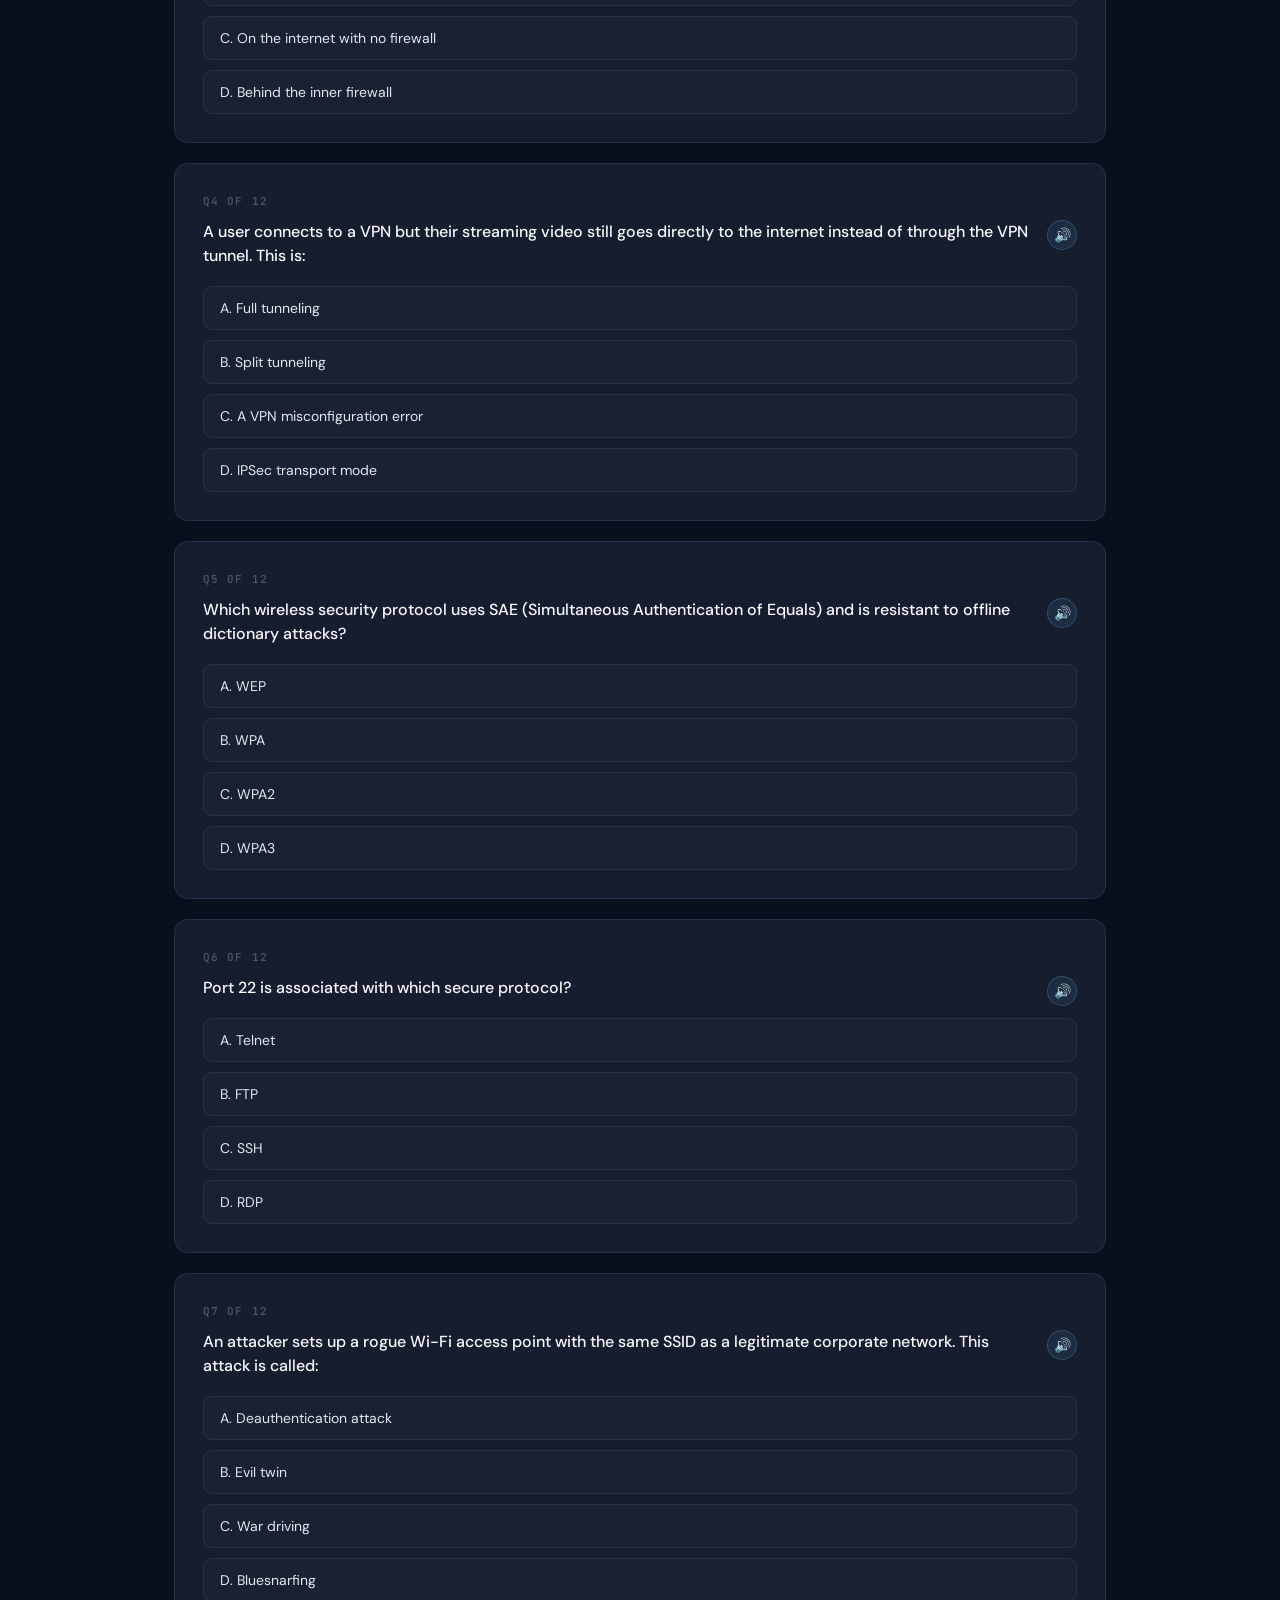
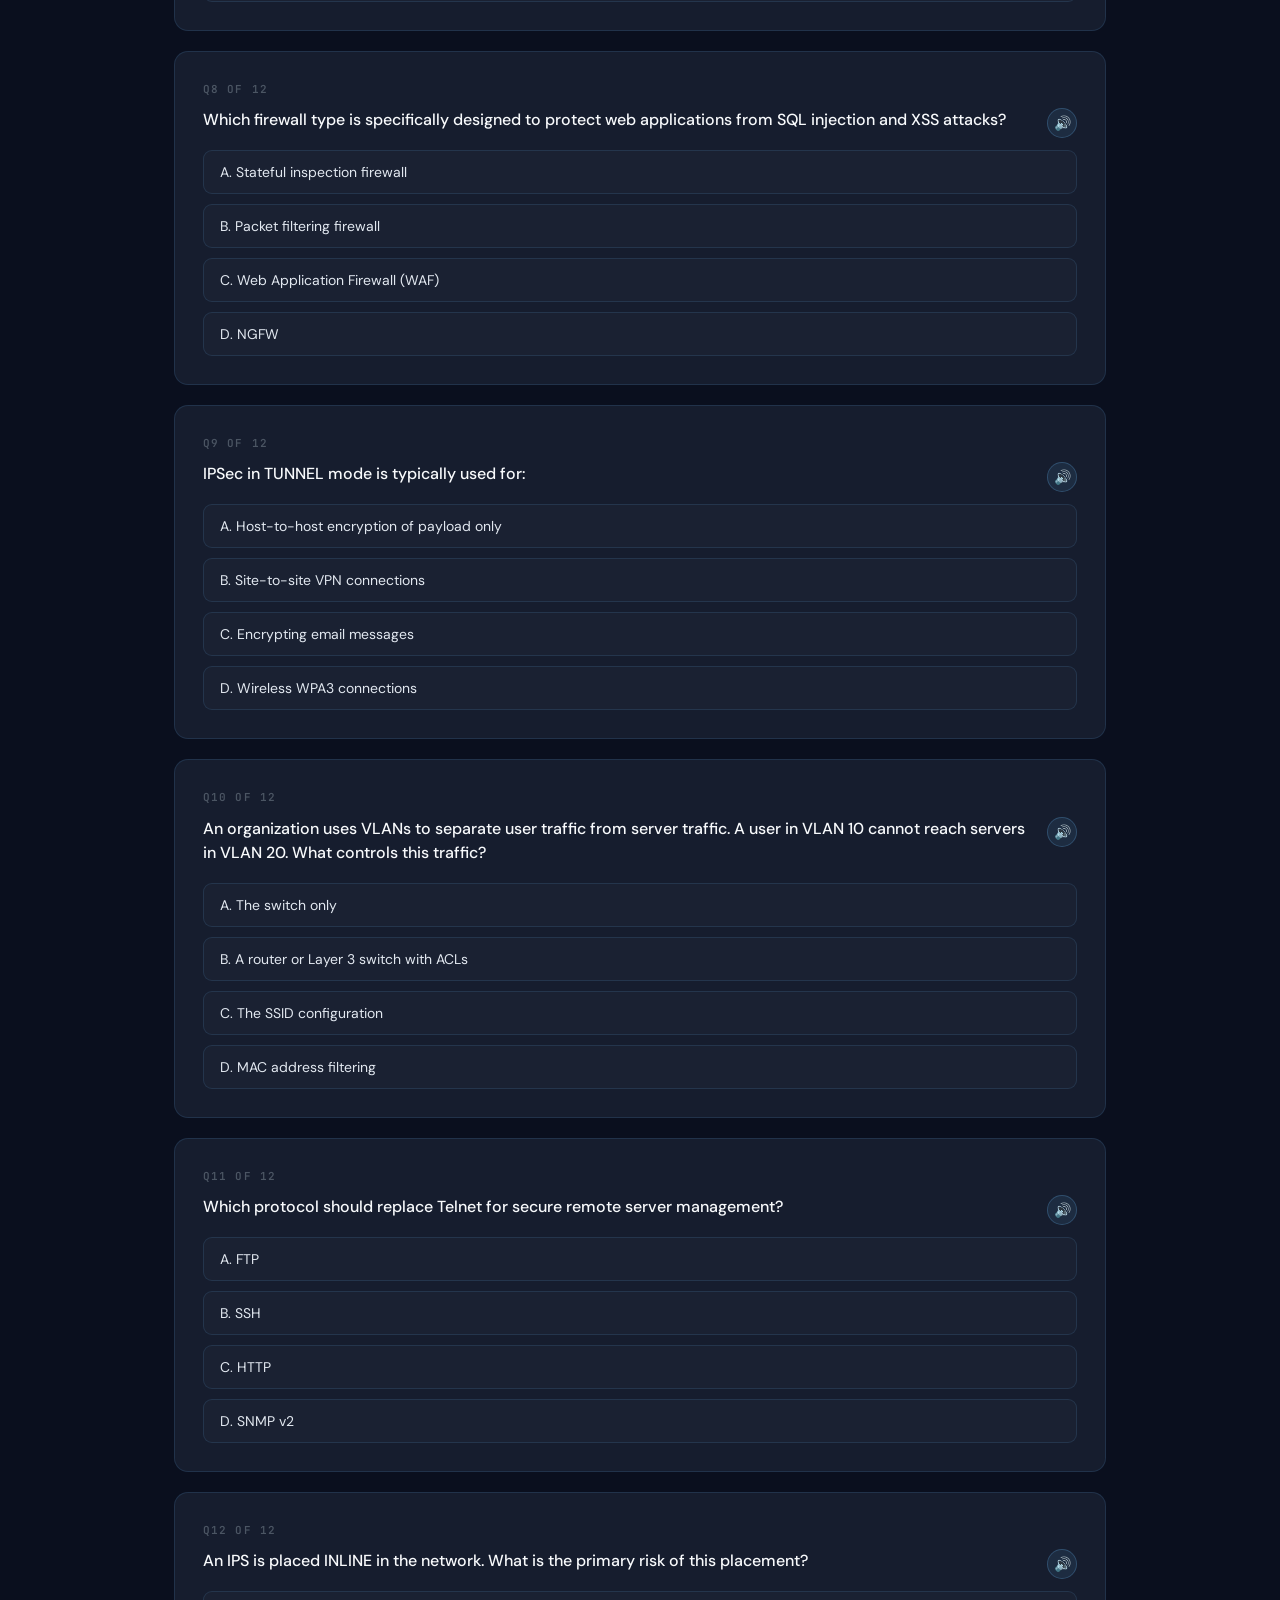
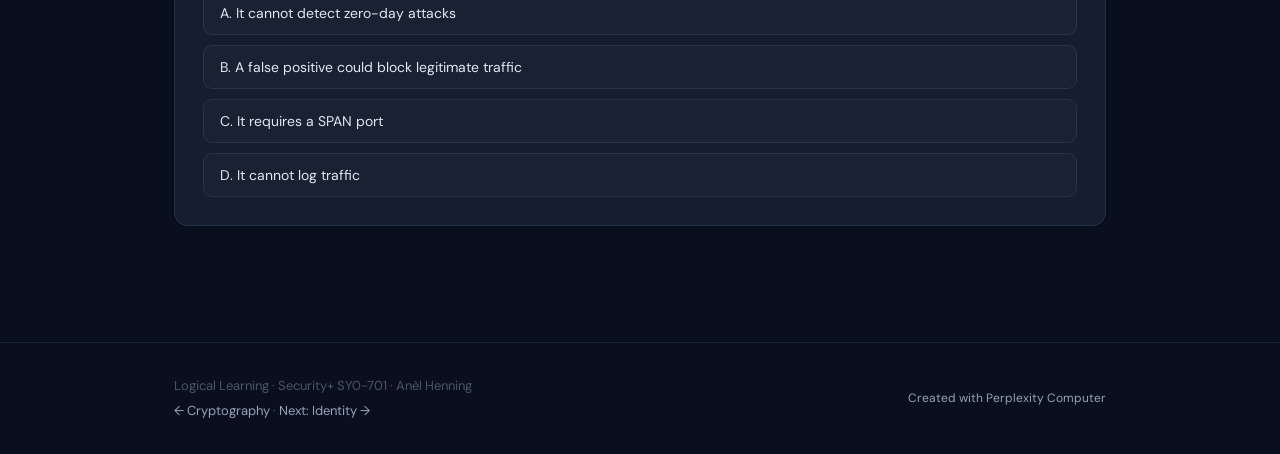
<file: network.html>
<!DOCTYPE html>
<html lang="en">
<head>
<!--  Created with Perplexity Computer — https://www.perplexity.ai/computer -->
<meta name="generator" content="Perplexity Computer">
<meta name="author" content="Perplexity Computer">
<meta property="og:see_also" content="https://www.perplexity.ai/computer">
<link rel="author" href="https://www.perplexity.ai/computer">
<meta charset="UTF-8"><meta name="viewport" content="width=device-width, initial-scale=1.0">
<title>Network Security — Logical Learning</title>
<link rel="preconnect" href="https://fonts.googleapis.com"><link rel="preconnect" href="https://fonts.gstatic.com" crossorigin>
<link href="https://fonts.googleapis.com/css2?family=DM+Sans:ital,opsz,wght@0,9..40,300;0,9..40,400;0,9..40,500;0,9..40,600;0,9..40,700&family=JetBrains+Mono:wght@400;500&display=swap" rel="stylesheet">
<link rel="stylesheet" href="module.css">
<style>
  :root { --mod-color: #22c55e; --mod-glow: rgba(34,197,94,0.12); }
  .net-diagram { font-family: 'JetBrains Mono', monospace; font-size: 12px; background: rgba(13,19,38,0.9); border: 1px solid var(--border); border-radius: 10px; padding: 20px; line-height: 2; color: var(--text-muted); }
  .net-diagram .zone { color: #22c55e; font-weight: 600; }
  .net-diagram .device { color: #63b3ed; }
  .net-diagram .arrow { color: #f59e0b; }
  .port-grid { display: grid; grid-template-columns: repeat(auto-fill, minmax(160px, 1fr)); gap: 8px; margin: 12px 0; }
  .port-item { background: rgba(13,19,38,0.8); border: 1px solid var(--border); border-radius: 8px; padding: 10px 12px; }
  .port-num { font-family: 'JetBrains Mono', monospace; font-size: 14px; font-weight: 700; color: #22c55e; }
  .port-svc { font-size: 12px; color: var(--text-muted); margin-top: 2px; }
</style>
</head>
<body>
<nav><div class="container"><div class="nav-inner">
  <a href="index.html" class="nav-brand">Logical <span>Learning</span></a>
  <div class="nav-links">
  <a href="logika-learning.html">Intro</a>
  <a href="cornell-notes.html">Cornell Notes</a>
  <a href="security-plus.html">Security+</a>
  <a href="pentest.html">Pen+</a>
  <a href="physics.html">Physics</a>
  <a href="https://anelhenning2-collab.github.io/contact-hub/" target="_blank">Contact Us</a>
</div>
</div></div></nav>

<header class="module-header"><div class="container">
  <a href="index.html" class="back-link">← All Modules</a>
  <div class="domain-badge">Domain 3 · SY0-701</div>
  <h1>Network Security</h1>
  <p>Firewalls, IDS/IPS, VPNs, DMZ architecture, network segmentation, protocols, and wireless security. Weight: ~18% of exam.</p>
  <div class="mod-progress"><div class="mod-progress-bar"><div class="mod-progress-fill" id="modProgress" style="width:0%"></div></div><span class="mod-progress-label" id="modProgressLabel">0 / 6 concepts</span></div>
</div></header>

<section class="concepts"><div class="container">
  <div class="section-label">Visual Explainers — Read, then collapse and test yourself</div>

  <!-- 1. Firewalls -->
  <div class="concept-card fade-in" data-concept="0">
    <div class="concept-header" onclick="toggleConcept(this)">
      <div class="concept-icon">🧱</div>
      <div class="concept-title-wrap"><div class="concept-title">Firewall Types</div><div class="concept-subtitle">Packet filter · Stateful · NGFW · WAF · Host-based</div></div>
      <div class="concept-chevron">▼</div>
    </div>
    <div class="concept-body">
      <table class="comp-table">
        <thead><tr><th>Type</th><th>What It Inspects</th><th>Key Feature</th></tr></thead>
        <tbody>
          <tr><td>Packet Filtering</td><td>IP headers only (src/dst IP, port, protocol)</td><td>Layer 3/4. Fast but no context. Stateless.</td></tr>
          <tr><td>Stateful Inspection</td><td>Connection state table</td><td>Tracks sessions — knows if packet is part of established connection</td></tr>
          <tr><td>NGFW (Next-Gen)</td><td>Full packet content + application identity</td><td>Deep packet inspection, app-aware, IPS built-in</td></tr>
          <tr><td>WAF (Web App)</td><td>HTTP/HTTPS traffic specifically</td><td>Protects web apps from XSS, SQLi, OWASP Top 10</td></tr>
          <tr><td>Host-based</td><td>Traffic to/from one specific host</td><td>Software on endpoint (Windows Defender Firewall)</td></tr>
        </tbody>
      </table>
      <p>Firewalls are broadly categorized by the layers of the OSI model they inspect and the degree of contextual awareness they maintain (Scarfone &amp; Hoffman, 2009). Packet-filtering firewalls operate at Layers 3 and 4 and evaluate each packet independently without session context, making them fast but unable to detect attacks spread across multiple packets (Scarfone &amp; Hoffman, 2009). Stateful inspection firewalls improve on this by maintaining a connection state table, tracking the full TCP handshake to distinguish legitimate session traffic from unsolicited packets (Stallings, 2017). Next-generation firewalls (NGFWs) extend stateful inspection with deep packet inspection and application-layer visibility, enabling policy enforcement based on application identity rather than port alone (Cisco, 2024). Web application firewalls (WAFs) specifically target Layer 7 HTTP/HTTPS traffic, protecting against OWASP Top 10 threats including SQL injection and cross-site scripting (OWASP Foundation, 2021). Host-based firewalls provide a final layer of defense on individual endpoints, complementing network-level controls (CompTIA, 2023).</p>
      <div class="mnemonic"><div class="mnemonic-label">Exam Rule</div>WAF = specifically web (HTTP/HTTPS). NGFW = all traffic, deep inspection. When the scenario mentions "web application attacks" → WAF. When it says "network perimeter with app visibility" → NGFW.</div>
    </div>
  </div>

  <!-- 2. IDS vs IPS -->
  <div class="concept-card fade-in" data-concept="1">
    <div class="concept-header" onclick="toggleConcept(this)">
      <div class="concept-icon">👁️</div>
      <div class="concept-title-wrap"><div class="concept-title">IDS vs IPS</div><div class="concept-subtitle">Detection only vs Active prevention · Signature vs Anomaly</div></div>
      <div class="concept-chevron">▼</div>
    </div>
    <div class="concept-body">
      <table class="comp-table">
        <thead><tr><th>Feature</th><th>IDS</th><th>IPS</th></tr></thead>
        <tbody>
          <tr><td>Action</td><td>Detects and ALERTS only — passive</td><td>Detects and BLOCKS — active inline</td></tr>
          <tr><td>Placement</td><td>Out-of-band (copy of traffic via tap/SPAN)</td><td>Inline — all traffic passes through it</td></tr>
          <tr><td>False positive impact</td><td>Alert noise — no traffic disruption</td><td>Can block legitimate traffic — service disruption</td></tr>
          <tr><td>Detection method — Signature</td><td>Matches known attack patterns</td><td>Same — known signatures</td></tr>
          <tr><td>Detection method — Anomaly/Heuristic</td><td>Baseline behavior, detects deviations</td><td>Same — can catch zero-days</td></tr>
        </tbody>
      </table>
      <p>Intrusion detection and prevention systems (IDPS) monitor network traffic for signs of malicious activity using two primary detection approaches (Scarfone &amp; Mell, 2007). Signature-based detection compares traffic against a database of known attack patterns, offering high accuracy for documented threats but no coverage for zero-day exploits (Scarfone &amp; Mell, 2007). Anomaly-based detection establishes a behavioral baseline and flags deviations, enabling detection of novel attacks at the cost of higher false-positive rates (Stallings, 2017). An IDS is deployed out-of-band — receiving a copy of traffic via a SPAN port or tap — and responds to threats with alerts only, leaving traffic unaffected (Scarfone &amp; Mell, 2007). An IPS is placed inline so all traffic traverses it, enabling active blocking; however, a false positive in an IPS can disrupt legitimate services, a key operational trade-off tested on the Security+ exam (CompTIA, 2023).</p>
      <div class="mnemonic"><div class="mnemonic-label">One-Liner Rule</div>IDS = <strong>I</strong> <strong>D</strong>etect and <strong>S</strong>hout (alert only). IPS = <strong>I</strong> <strong>P</strong>revent and <strong>S</strong>top (blocks inline). If the scenario says "notified but traffic continued" → IDS. If it says "traffic was blocked" → IPS.</div>
    </div>
  </div>

  <!-- 3. DMZ & Segmentation -->
  <div class="concept-card fade-in" data-concept="2">
    <div class="concept-header" onclick="toggleConcept(this)">
      <div class="concept-icon">🗺️</div>
      <div class="concept-title-wrap"><div class="concept-title">DMZ &amp; Network Segmentation</div><div class="concept-subtitle">DMZ · VLAN · Air gap · Microsegmentation · Zero Trust network</div></div>
      <div class="concept-chevron">▼</div>
    </div>
    <div class="concept-body">
      <p>A <strong>DMZ (Demilitarized Zone)</strong> is a network segment that sits between the public internet and the internal private network. Public-facing servers (web, email, DNS) live here so a compromise doesn't directly reach internal systems. The dual-firewall DMZ architecture is a foundational network security pattern, placing the outer firewall between the internet and DMZ and the inner firewall between the DMZ and the internal LAN (Scarfone &amp; Hoffman, 2009).</p>
      <div class="net-diagram">
        <span class="device">Internet</span> <span class="arrow">→</span> [<span class="zone">Outer Firewall</span>] <span class="arrow">→</span> <span class="zone">DMZ</span> (Web Server, Email, DNS)<br>
        &nbsp;&nbsp;&nbsp;&nbsp;&nbsp;&nbsp;&nbsp;&nbsp;&nbsp;&nbsp;&nbsp;&nbsp;&nbsp;&nbsp;&nbsp;&nbsp;&nbsp;&nbsp;&nbsp;&nbsp;&nbsp;&nbsp;&nbsp;&nbsp;&nbsp;&nbsp;&nbsp;&nbsp;&nbsp;&nbsp;&nbsp;&nbsp;&nbsp;&nbsp;&nbsp;&nbsp;&nbsp;&nbsp;&nbsp;&nbsp;&nbsp;&nbsp;&nbsp;&nbsp;&nbsp;&nbsp;&nbsp;&nbsp;&nbsp;<span class="arrow">↓</span><br>
        &nbsp;&nbsp;&nbsp;&nbsp;&nbsp;&nbsp;&nbsp;&nbsp;&nbsp;&nbsp;&nbsp;&nbsp;&nbsp;&nbsp;&nbsp;&nbsp;&nbsp;&nbsp;&nbsp;&nbsp;&nbsp;&nbsp;&nbsp;&nbsp;&nbsp;&nbsp;&nbsp;&nbsp;&nbsp;&nbsp;&nbsp;&nbsp;&nbsp;&nbsp;&nbsp;&nbsp;&nbsp;&nbsp;&nbsp;&nbsp;[<span class="zone">Inner Firewall</span>]<br>
        &nbsp;&nbsp;&nbsp;&nbsp;&nbsp;&nbsp;&nbsp;&nbsp;&nbsp;&nbsp;&nbsp;&nbsp;&nbsp;&nbsp;&nbsp;&nbsp;&nbsp;&nbsp;&nbsp;&nbsp;&nbsp;&nbsp;&nbsp;&nbsp;&nbsp;&nbsp;&nbsp;&nbsp;&nbsp;&nbsp;&nbsp;&nbsp;&nbsp;&nbsp;&nbsp;&nbsp;&nbsp;&nbsp;&nbsp;&nbsp;&nbsp;&nbsp;&nbsp;&nbsp;&nbsp;&nbsp;&nbsp;&nbsp;&nbsp;<span class="arrow">↓</span><br>
        &nbsp;&nbsp;&nbsp;&nbsp;&nbsp;&nbsp;&nbsp;&nbsp;&nbsp;&nbsp;&nbsp;&nbsp;&nbsp;&nbsp;&nbsp;&nbsp;&nbsp;&nbsp;&nbsp;&nbsp;&nbsp;&nbsp;&nbsp;&nbsp;&nbsp;&nbsp;&nbsp;&nbsp;&nbsp;&nbsp;&nbsp;&nbsp;&nbsp;&nbsp;&nbsp;&nbsp;&nbsp;&nbsp;&nbsp;&nbsp;<span class="zone">Internal LAN</span> (DB, HR, Finance)
      </div>
      <p><strong>VLANs</strong> logically segment a physical network — a compromised device in VLAN 10 (users) cannot directly reach VLAN 20 (servers) without going through a router/firewall (Stallings, 2017). <strong>Microsegmentation</strong> extends this principle to individual workloads, enforcing granular east-west traffic policies within a data center or cloud environment; this supports Zero Trust architectures in which no traffic is implicitly trusted regardless of its network origin (SANS Institute, 2024).</p>
      <p>An <strong>air gap</strong> is physical isolation — no network connection at all. Used for top-secret or critical infrastructure systems where even a compromised network segment must not reach the protected asset (CompTIA, 2023).</p>
    </div>
  </div>

  <!-- 4. VPN Types -->
  <div class="concept-card fade-in" data-concept="3">
    <div class="concept-header" onclick="toggleConcept(this)">
      <div class="concept-icon">🔒</div>
      <div class="concept-title-wrap"><div class="concept-title">VPN Technologies</div><div class="concept-subtitle">IPSec · SSL/TLS VPN · Split tunnel · Full tunnel · Site-to-site</div></div>
      <div class="concept-chevron">▼</div>
    </div>
    <div class="concept-body">
      <table class="comp-table">
        <thead><tr><th>Type</th><th>Protocol</th><th>Use Case</th></tr></thead>
        <tbody>
          <tr><td>Remote Access VPN</td><td>IPSec, SSL/TLS</td><td>Individual user connecting to corporate network</td></tr>
          <tr><td>Site-to-Site VPN</td><td>IPSec</td><td>Connects two offices' networks permanently</td></tr>
          <tr><td>SSL VPN</td><td>TLS (port 443)</td><td>Browser-based, no client software needed — clientless</td></tr>
          <tr><td>Split Tunneling</td><td>Any</td><td>Only corporate traffic goes through VPN; internet traffic is direct</td></tr>
          <tr><td>Full Tunneling</td><td>Any</td><td>ALL traffic routed through VPN — more secure, slower</td></tr>
        </tbody>
      </table>
      <p>IPSec is a framework of open standards that provides confidentiality, integrity, and authentication for IP-layer communications (Kent &amp; Seo, 2005). The Internet Key Exchange (IKE) protocol is used to negotiate cryptographic parameters and establish security associations between peers (Barker et al., 2020). <strong>IPSec modes:</strong> <strong>Transport mode</strong> encrypts only the payload (used for host-to-host communications). <strong>Tunnel mode</strong> encapsulates the entire original IP packet under a new IP header, protecting both payload and original headers — the standard mode for site-to-site VPNs (Barker et al., 2020). SSL/TLS VPNs operate over port 443 using the TLS protocol; TLS 1.3 (RFC 8446) significantly reduces handshake latency and removes deprecated cipher suites compared to earlier versions (Rescorla, 2018).</p>
      <div class="mnemonic"><div class="mnemonic-label">Exam Trap</div>Split tunneling is a <strong>security risk</strong> — a compromised endpoint can access both the internet AND the corporate network simultaneously. The exam expects you to recommend full tunnel or to flag split tunneling as a risk (CompTIA, 2023).</div>
    </div>
  </div>

  <!-- 5. Wireless Security -->
  <div class="concept-card fade-in" data-concept="4">
    <div class="concept-header" onclick="toggleConcept(this)">
      <div class="concept-icon">📶</div>
      <div class="concept-title-wrap"><div class="concept-title">Wireless Security</div><div class="concept-subtitle">WEP · WPA · WPA2 · WPA3 · 802.1X · Evil twin · Deauth attack</div></div>
      <div class="concept-chevron">▼</div>
    </div>
    <div class="concept-body">
      <table class="comp-table">
        <thead><tr><th>Protocol</th><th>Encryption</th><th>Status</th></tr></thead>
        <tbody>
          <tr><td>WEP</td><td>RC4 (40/104-bit)</td><td style="color:#ef4444;">Broken — cracked in minutes. Never use.</td></tr>
          <tr><td>WPA</td><td>TKIP (RC4-based)</td><td style="color:#ef4444;">Deprecated — TKIP has weaknesses.</td></tr>
          <tr><td>WPA2</td><td>AES-CCMP</td><td style="color:#f59e0b;">Current minimum. KRACK vulnerability exists.</td></tr>
          <tr><td>WPA3</td><td>AES-GCMP-256, SAE</td><td style="color:#22c55e;">Current best. SAE replaces PSK — resists offline dictionary attacks.</td></tr>
          <tr><td>802.1X / EAP</td><td>Varies by EAP type</td><td style="color:#22c55e;">Enterprise — per-user authentication via RADIUS server.</td></tr>
        </tbody>
      </table>
      <p>NIST guidance on securing wireless LANs recommends WPA2 with AES-CCMP as a minimum standard, with WPA2-Enterprise (802.1X/EAP) preferred over WPA2-Personal for organizational deployments (Souppaya &amp; Scarfone, 2012). WPA3 was introduced by the Wi-Fi Alliance in 2018 to address WPA2 weaknesses; it replaces the Pre-Shared Key (PSK) exchange with Simultaneous Authentication of Equals (SAE), which provides forward secrecy and resistance to offline dictionary attacks (Wi-Fi Alliance, 2018). The urgency for WPA3 was partly driven by the 2017 KRACK (Key Reinstallation Attack) disclosure, in which Vanhoef and Piessens demonstrated that the WPA2 four-way handshake is vulnerable to nonce reuse, enabling an attacker within radio range to decrypt traffic without knowing the pre-shared key (Vanhoef &amp; Piessens, 2017). 802.1X provides port-based network access control, requiring successful EAP authentication to a RADIUS server before any traffic is forwarded — an effective mitigation against both evil twin attacks and unauthorized device access (IEEE, 2020).</p>
      <p><strong>Evil Twin attack:</strong> Attacker sets up a rogue AP with the same SSID as a legitimate network. Users connect thinking it's real — MitM. Mitigated by 802.1X enterprise auth, which requires mutual certificate validation (Souppaya &amp; Scarfone, 2012).</p>
      <p><strong>Deauthentication attack:</strong> Attacker sends deauth frames to disconnect users. Part of WPA2 cracking workflow — forces reconnect to capture handshake for offline cracking (Vanhoef &amp; Piessens, 2017).</p>
    </div>
  </div>

  <!-- 6. Common Ports -->
  <div class="concept-card fade-in" data-concept="5">
    <div class="concept-header" onclick="toggleConcept(this)">
      <div class="concept-icon">🔌</div>
      <div class="concept-title-wrap"><div class="concept-title">Common Ports &amp; Protocols</div><div class="concept-subtitle">The ports Security+ expects you to know cold</div></div>
      <div class="concept-chevron">▼</div>
    </div>
    <div class="concept-body">
      <div class="port-grid">
        <div class="port-item"><div class="port-num">20/21</div><div class="port-svc">FTP (data/control) — unencrypted</div></div>
        <div class="port-item"><div class="port-num">22</div><div class="port-svc">SSH · SFTP · SCP</div></div>
        <div class="port-item"><div class="port-num">23</div><div class="port-svc">Telnet — unencrypted, avoid</div></div>
        <div class="port-item"><div class="port-num">25</div><div class="port-svc">SMTP — email sending</div></div>
        <div class="port-item"><div class="port-num">53</div><div class="port-svc">DNS — UDP (queries), TCP (zone transfers)</div></div>
        <div class="port-item"><div class="port-num">80</div><div class="port-svc">HTTP — unencrypted web</div></div>
        <div class="port-item"><div class="port-num">110/143</div><div class="port-svc">POP3 / IMAP — email retrieval</div></div>
        <div class="port-item"><div class="port-num">443</div><div class="port-svc">HTTPS · SSL VPN — encrypted web</div></div>
        <div class="port-item"><div class="port-num">445</div><div class="port-svc">SMB — file sharing (Windows)</div></div>
        <div class="port-item"><div class="port-num">3389</div><div class="port-svc">RDP — Remote Desktop</div></div>
        <div class="port-item"><div class="port-num">1433</div><div class="port-svc">Microsoft SQL Server</div></div>
        <div class="port-item"><div class="port-num">161/162</div><div class="port-svc">SNMP — network monitoring (UDP)</div></div>
      </div>
      <p>The CompTIA Security+ SY0-701 exam requires candidates to identify insecure protocols and their secure replacements as part of network hardening (CompTIA, 2023). Port 443 carries HTTPS traffic secured by TLS; TLS 1.3 (Rescorla, 2018) is the current recommended version, having deprecated vulnerable cipher suites present in TLS 1.2 and earlier. Firewall policy should deny inbound access to high-risk ports such as 23 (Telnet), 21 (FTP), and 161/162 (SNMPv1/v2) at the network perimeter while permitting only necessary services (Scarfone &amp; Hoffman, 2009). IPSec VPN traffic typically traverses UDP port 500 (IKE) and 4500 (NAT traversal), which must be permitted in firewall rules for site-to-site connectivity (Barker et al., 2020).</p>
      <div class="mnemonic"><div class="mnemonic-label">Risk Ports</div>Telnet (23), FTP (21), HTTP (80), SNMP v1/2 (161) are all unencrypted. The exam will ask you to replace these: Telnet→SSH, FTP→SFTP, HTTP→HTTPS, SNMPv1→SNMPv3 (CompTIA, 2023).</div>
    </div>
  </div>

</div></section>

<!-- References -->
<section class="concepts"><div class="container">
  <div class="section-label">References — APA 7th Edition</div>
  <div style="background:rgba(13,19,38,0.7);border:1px solid var(--border);border-radius:12px;padding:28px 32px;">
    <p style="padding-left:2em;text-indent:-2em;margin-bottom:10px;">Barker, E., Dang, Q., Frankel, S., Scarfone, K., &amp; Wouters, P. (2020). <em>Guide to IPsec VPNs</em> (NIST Special Publication 800-77 Rev. 1). National Institute of Standards and Technology. <a href="https://doi.org/10.6028/NIST.SP.800-77r1" target="_blank" rel="noopener noreferrer" style="color:var(--mod-color);">https://doi.org/10.6028/NIST.SP.800-77r1</a></p>
    <p style="padding-left:2em;text-indent:-2em;margin-bottom:10px;">Cichonski, J., Franklin, J. M., &amp; Bartock, M. (2017). <em>Guide to LTE security</em> (NIST Special Publication 800-187). National Institute of Standards and Technology. <a href="https://doi.org/10.6028/NIST.SP.800-187" target="_blank" rel="noopener noreferrer" style="color:var(--mod-color);">https://doi.org/10.6028/NIST.SP.800-187</a></p>
    <p style="padding-left:2em;text-indent:-2em;margin-bottom:10px;">Cisco. (2024). <em>What is a next-generation firewall (NGFW)?</em> <a href="https://www.cisco.com/site/us/en/learn/topics/security/what-is-a-next-generation-firewall.html" target="_blank" rel="noopener noreferrer" style="color:var(--mod-color);">https://www.cisco.com/site/us/en/learn/topics/security/what-is-a-next-generation-firewall.html</a></p>
    <p style="padding-left:2em;text-indent:-2em;margin-bottom:10px;">CompTIA. (2023). <em>CompTIA Security+ SY0-701 exam objectives</em>. <a href="https://assets.ctfassets.net/82ripq7fjls2/6TYWUym0Nudqa8nGEnegjG/0f9b974d3b1837fe85ab8e6553f4d623/CompTIA-Security-Plus-SY0-701-Exam-Objectives.pdf" target="_blank" rel="noopener noreferrer" style="color:var(--mod-color);">https://assets.ctfassets.net/82ripq7fjls2/6TYWUym0Nudqa8nGEnegjG/0f9b974d3b1837fe85ab8e6553f4d623/CompTIA-Security-Plus-SY0-701-Exam-Objectives.pdf</a></p>
    <p style="padding-left:2em;text-indent:-2em;margin-bottom:10px;">IEEE. (2020). <em>IEEE standard for local and metropolitan area networks — port-based network access control</em> (IEEE Std 802.1X-2020). Institute of Electrical and Electronics Engineers. <a href="https://doi.org/10.1109/IEEESTD.2020.9093580" target="_blank" rel="noopener noreferrer" style="color:var(--mod-color);">https://doi.org/10.1109/IEEESTD.2020.9093580</a></p>
    <p style="padding-left:2em;text-indent:-2em;margin-bottom:10px;">Kent, S., &amp; Seo, K. (2005). <em>Security architecture for the Internet Protocol</em> (RFC 4301). Internet Engineering Task Force. <a href="https://datatracker.ietf.org/doc/html/rfc4301" target="_blank" rel="noopener noreferrer" style="color:var(--mod-color);">https://datatracker.ietf.org/doc/html/rfc4301</a></p>
    <p style="padding-left:2em;text-indent:-2em;margin-bottom:10px;">OWASP Foundation. (2021). <em>Web Application Firewall</em>. <a href="https://owasp.org/www-community/Web_Application_Firewall" target="_blank" rel="noopener noreferrer" style="color:var(--mod-color);">https://owasp.org/www-community/Web_Application_Firewall</a></p>
    <p style="padding-left:2em;text-indent:-2em;margin-bottom:10px;">Rescorla, E. (2018). <em>The Transport Layer Security (TLS) protocol version 1.3</em> (RFC 8446). Internet Engineering Task Force. <a href="https://datatracker.ietf.org/doc/html/rfc8446" target="_blank" rel="noopener noreferrer" style="color:var(--mod-color);">https://datatracker.ietf.org/doc/html/rfc8446</a></p>
    <p style="padding-left:2em;text-indent:-2em;margin-bottom:10px;">SANS Institute. (2024). <em>Best practices for securing your network with Zero Trust Network Access</em>. <a href="https://www.sans.org/blog/best-practices-for-securing-your-network-with-zero-trust-network-access" target="_blank" rel="noopener noreferrer" style="color:var(--mod-color);">https://www.sans.org/blog/best-practices-for-securing-your-network-with-zero-trust-network-access</a></p>
    <p style="padding-left:2em;text-indent:-2em;margin-bottom:10px;">Scarfone, K., &amp; Hoffman, P. (2009). <em>Guidelines on firewalls and firewall policy</em> (NIST Special Publication 800-41 Rev. 1). National Institute of Standards and Technology. <a href="https://doi.org/10.6028/NIST.SP.800-41r1" target="_blank" rel="noopener noreferrer" style="color:var(--mod-color);">https://doi.org/10.6028/NIST.SP.800-41r1</a></p>
    <p style="padding-left:2em;text-indent:-2em;margin-bottom:10px;">Scarfone, K., &amp; Mell, P. (2007). <em>Guide to intrusion detection and prevention systems (IDPS)</em> (NIST Special Publication 800-94). National Institute of Standards and Technology. <a href="https://doi.org/10.6028/NIST.SP.800-94" target="_blank" rel="noopener noreferrer" style="color:var(--mod-color);">https://doi.org/10.6028/NIST.SP.800-94</a></p>
    <p style="padding-left:2em;text-indent:-2em;margin-bottom:10px;">Souppaya, M., &amp; Scarfone, K. (2012). <em>Guidelines for securing wireless local area networks (WLANs)</em> (NIST Special Publication 800-153). National Institute of Standards and Technology. <a href="https://doi.org/10.6028/NIST.SP.800-153" target="_blank" rel="noopener noreferrer" style="color:var(--mod-color);">https://doi.org/10.6028/NIST.SP.800-153</a></p>
    <p style="padding-left:2em;text-indent:-2em;margin-bottom:10px;">Stallings, W. (2017). <em>Network security essentials: Applications and standards</em> (6th ed.). Pearson.</p>
    <p style="padding-left:2em;text-indent:-2em;margin-bottom:10px;">Vanhoef, M., &amp; Piessens, F. (2017). Key reinstallation attacks: Forcing nonce reuse in WPA2. <em>Proceedings of the 2017 ACM SIGSAC Conference on Computer and Communications Security (CCS '17)</em>, 1313–1328. <a href="https://doi.org/10.1145/3133956.3134027" target="_blank" rel="noopener noreferrer" style="color:var(--mod-color);">https://doi.org/10.1145/3133956.3134027</a></p>
    <p style="padding-left:2em;text-indent:-2em;margin-bottom:0;">Wi-Fi Alliance. (2018). <em>Wi-Fi certified WPA3 specification</em>. <a href="https://www.wi-fi.org/file/wpa3-specification" target="_blank" rel="noopener noreferrer" style="color:var(--mod-color);">https://www.wi-fi.org/file/wpa3-specification</a></p>
  </div>
</div></section>

<section class="quiz-section"><div class="container">
  <div class="quiz-header-row"><div class="quiz-title">🧪 Knowledge Check</div><div class="quiz-counter" id="quizCounter">0 / 12 answered</div></div>
  <div id="quizContainer"></div>
  <div class="score-banner" id="scoreBanner">
    <div class="score-num" id="scoreNum">0<span>/12</span></div>
    <div class="score-label">Network Security Quiz</div>
    <div class="score-grade" id="scoreGrade"></div>
    <div class="score-actions">
      <button class="btn btn-accent" onclick="retakeQuiz()">Retake Quiz</button>
      <a href="identity.html" class="btn btn-outline">Next: Identity &amp; Access →</a>
      <a href="index.html" class="btn btn-outline">All Modules</a>
    </div>
  </div>
</div></section>

<footer><div class="container"><div class="footer-inner">
  <div><p>Logical Learning · Security+ SY0-701 · Anèl Henning</p><p style="margin-top:4px;"><a href="crypto.html">← Cryptography</a> · <a href="identity.html">Next: Identity →</a></p></div>
  <p><a href="https://www.perplexity.ai/computer" target="_blank" rel="noopener noreferrer" style="font-size:12px;">Created with Perplexity Computer</a></p>
</div></div></footer>

<script>
const QUESTIONS = [
  { q: "A firewall that tracks TCP connection state and only allows packets that are part of an established session is called:", opts: ["Packet filtering firewall", "Stateful inspection firewall", "WAF", "Host-based firewall"], ans: 1, exp: "<strong>Stateful inspection</strong> maintains a connection state table. It tracks the full TCP handshake and only permits packets belonging to known sessions — unlike simple packet filters that check each packet in isolation." },
  { q: "An IDS detects potential malicious traffic. What does it do with it?", opts: ["Drops the packet immediately", "Generates an alert only", "Resets the TCP connection", "Quarantines the source IP"], ans: 1, exp: "An IDS (Intrusion Detection System) is <strong>passive</strong> — it only alerts/logs. It does NOT block traffic. An IPS (Intrusion Prevention System) is inline and actively blocks. If the exam says 'traffic continued after detection' → IDS." },
  { q: "A web server needs to be publicly accessible but the company's internal database should be protected. Where should the web server be placed?", opts: ["On the internal LAN", "In the DMZ", "On the internet with no firewall", "Behind the inner firewall"], ans: 1, exp: "The <strong>DMZ</strong> (Demilitarized Zone) hosts public-facing servers. Two firewalls protect it: the outer firewall filters internet traffic to the DMZ; the inner firewall restricts DMZ access to the internal LAN." },
  { q: "A user connects to a VPN but their streaming video still goes directly to the internet instead of through the VPN tunnel. This is:", opts: ["Full tunneling", "Split tunneling", "A VPN misconfiguration error", "IPSec transport mode"], ans: 1, exp: "<strong>Split tunneling</strong> routes only corporate-destined traffic through the VPN. Internet traffic bypasses the tunnel. It reduces VPN load but is a security risk — a compromised endpoint bridges internet and corporate network." },
  { q: "Which wireless security protocol uses SAE (Simultaneous Authentication of Equals) and is resistant to offline dictionary attacks?", opts: ["WEP", "WPA", "WPA2", "WPA3"], ans: 3, exp: "<strong>WPA3</strong> replaces the PSK handshake with SAE, which prevents offline password cracking (KRACK and similar attacks on WPA2). WPA3 also uses AES-GCMP-256 and provides forward secrecy per session." },
  { q: "Port 22 is associated with which secure protocol?", opts: ["Telnet", "FTP", "SSH", "RDP"], ans: 2, exp: "<strong>SSH (Secure Shell)</strong> uses port 22. It provides encrypted remote administration. Telnet (23) is the unencrypted predecessor. RDP uses port 3389. SFTP and SCP also operate over port 22 via SSH." },
  { q: "An attacker sets up a rogue Wi-Fi access point with the same SSID as a legitimate corporate network. This attack is called:", opts: ["Deauthentication attack", "Evil twin", "War driving", "Bluesnarfing"], ans: 1, exp: "An <strong>evil twin</strong> is a rogue AP mimicking a legitimate one. Users unknowingly connect, exposing their traffic to the attacker. Mitigated by 802.1X enterprise authentication, which requires certificate/credential validation." },
  { q: "Which firewall type is specifically designed to protect web applications from SQL injection and XSS attacks?", opts: ["Stateful inspection firewall", "Packet filtering firewall", "Web Application Firewall (WAF)", "NGFW"], ans: 2, exp: "A <strong>WAF (Web Application Firewall)</strong> operates at Layer 7 and inspects HTTP/HTTPS traffic specifically for web app attack patterns like SQLi and XSS. An NGFW also does deep inspection but is a general-purpose network device." },
  { q: "IPSec in TUNNEL mode is typically used for:", opts: ["Host-to-host encryption of payload only", "Site-to-site VPN connections", "Encrypting email messages", "Wireless WPA3 connections"], ans: 1, exp: "<strong>Tunnel mode</strong> encrypts the entire original IP packet and adds a new IP header — used for <strong>site-to-site VPNs</strong>. Transport mode only encrypts the payload — used for host-to-host. The exam loves this distinction." },
  { q: "An organization uses VLANs to separate user traffic from server traffic. A user in VLAN 10 cannot reach servers in VLAN 20. What controls this traffic?", opts: ["The switch only", "A router or Layer 3 switch with ACLs", "The SSID configuration", "MAC address filtering"], ans: 1, exp: "Inter-VLAN routing requires a <strong>Layer 3 device</strong> (router or L3 switch). ACLs on that device control what traffic is permitted between VLANs. A switch alone forwards traffic within VLANs — it cannot route between them." },
  { q: "Which protocol should replace Telnet for secure remote server management?", opts: ["FTP", "SSH", "HTTP", "SNMP v2"], ans: 1, exp: "<strong>SSH (port 22)</strong> is the encrypted replacement for Telnet (port 23). SSH encrypts all communication including credentials. Telnet sends everything in plaintext — any network observer can capture the session." },
  { q: "An IPS is placed INLINE in the network. What is the primary risk of this placement?", opts: ["It cannot detect zero-day attacks", "A false positive could block legitimate traffic", "It requires a SPAN port", "It cannot log traffic"], ans: 1, exp: "An inline IPS can <strong>block legitimate traffic</strong> if it generates a false positive (flags normal traffic as malicious). This can cause service disruption. An out-of-band IDS only alerts — no traffic disruption from false positives." }
];

let answered = 0, correct = 0;
function buildQuiz() {
  const c = document.getElementById('quizContainer'); c.innerHTML = ''; answered = 0; correct = 0; updateCounter();
  document.getElementById('scoreBanner').classList.remove('show');
  QUESTIONS.forEach((q, i) => { const card = document.createElement('div'); card.className='quiz-card fade-in'; card.id='qcard-'+i; card.innerHTML=`<div class="q-num">Q${i+1} of ${QUESTIONS.length}</div><div class="q-text">${q.q}</div><div class="options">${q.opts.map((o,j)=>`<button class="opt" onclick="answer(${i},${j})">${String.fromCharCode(65+j)}. ${o}</button>`).join('')}</div><div class="explanation" id="exp-${i}">${q.exp}</div>`; c.appendChild(card); });
  setTimeout(()=>document.querySelectorAll('.quiz-card.fade-in').forEach((c,i)=>setTimeout(()=>c.classList.add('visible'),i*60)),100);
}
function answer(qIdx, optIdx) {
  const q=QUESTIONS[qIdx]; const card=document.getElementById('qcard-'+qIdx); if(card.dataset.answered)return; card.dataset.answered='1';
  const opts=card.querySelectorAll('.opt'); opts.forEach(o=>o.disabled=true); opts[optIdx].classList.add(optIdx===q.ans?'correct':'wrong'); if(optIdx!==q.ans)opts[q.ans].classList.add('correct');
  document.getElementById('exp-'+qIdx).classList.add('show'); answered++; if(optIdx===q.ans)correct++; updateCounter(); if(answered===QUESTIONS.length)setTimeout(showScore,600);
}
function updateCounter(){document.getElementById('quizCounter').textContent=`${answered} / ${QUESTIONS.length} answered`;}
function showScore(){
  const pct=Math.round((correct/QUESTIONS.length)*100); document.getElementById('scoreNum').innerHTML=`${correct}<span>/${QUESTIONS.length}</span>`;
  let grade,color; if(pct>=90){grade='🏆 Excellent';color='#22c55e';}else if(pct>=75){grade='✅ Good — Review missed concepts';color='#f59e0b';}else if(pct>=60){grade='📖 Keep studying';color='#f59e0b';}else{grade='🔄 Needs work';color='#ef4444';}
  document.getElementById('scoreGrade').innerHTML=`<span style="color:${color}">${grade}</span>`;
  document.getElementById('scoreBanner').classList.add('show'); document.getElementById('scoreBanner').scrollIntoView({behavior:'smooth',block:'center'});
  localStorage.setItem('secplus_score_network',JSON.stringify({correct,total:QUESTIONS.length}));
}
function retakeQuiz(){buildQuiz();window.scrollTo({top:document.querySelector('.quiz-section').offsetTop-80,behavior:'smooth'});}
function toggleConcept(header){const card=header.parentElement;const wasOpen=card.classList.contains('open');card.classList.toggle('open',!wasOpen);if(!wasOpen){conceptsSeen.add(parseInt(card.dataset.concept));updateConceptProgress();}}
const conceptsSeen=new Set();
function updateConceptProgress(){const total=document.querySelectorAll('.concept-card').length;document.getElementById('modProgress').style.width=(conceptsSeen.size/total*100)+'%';document.getElementById('modProgressLabel').textContent=`${conceptsSeen.size} / ${total} concepts`;}
const io=new IntersectionObserver(entries=>entries.forEach(e=>{if(e.isIntersecting)e.target.classList.add('visible');}),{threshold:0.1});
document.querySelectorAll('.fade-in').forEach(el=>io.observe(el));
buildQuiz();
</script>
<script src="tts.js"></script>
</body>
</html>
</file>
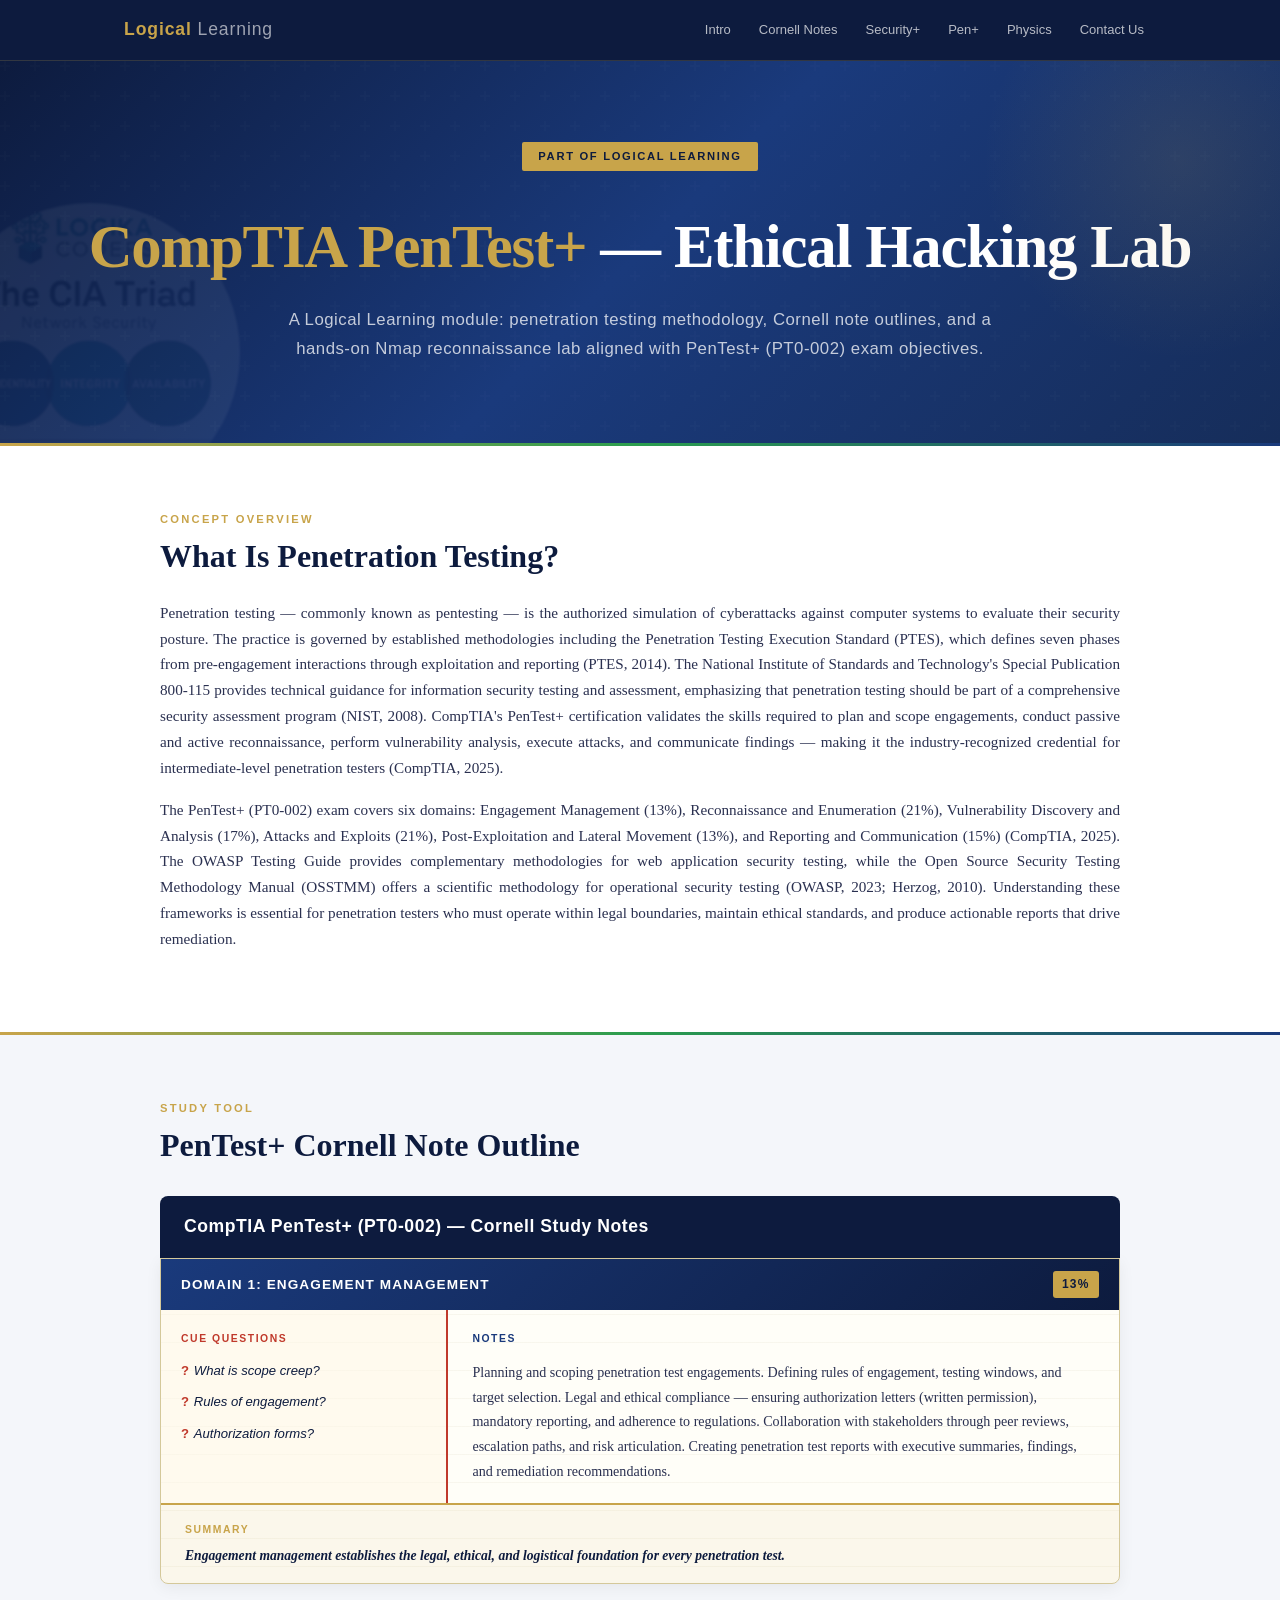
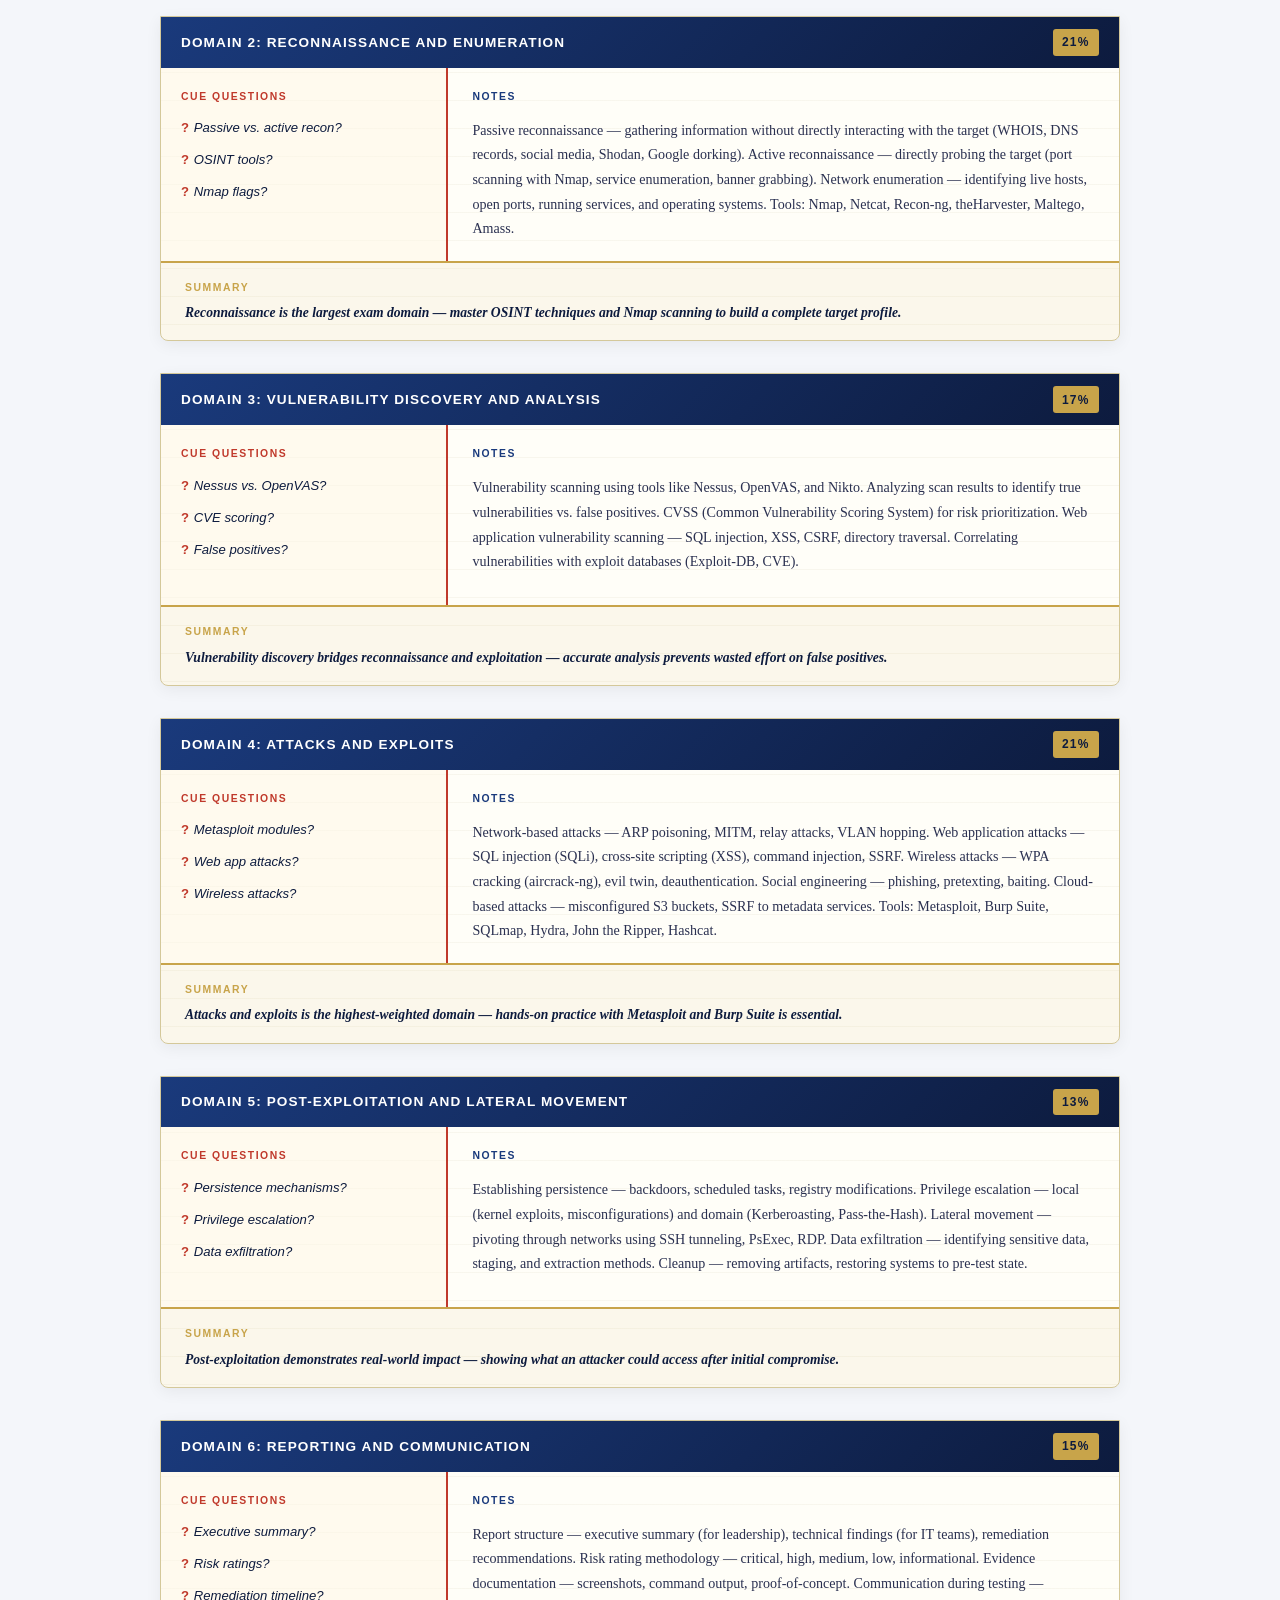
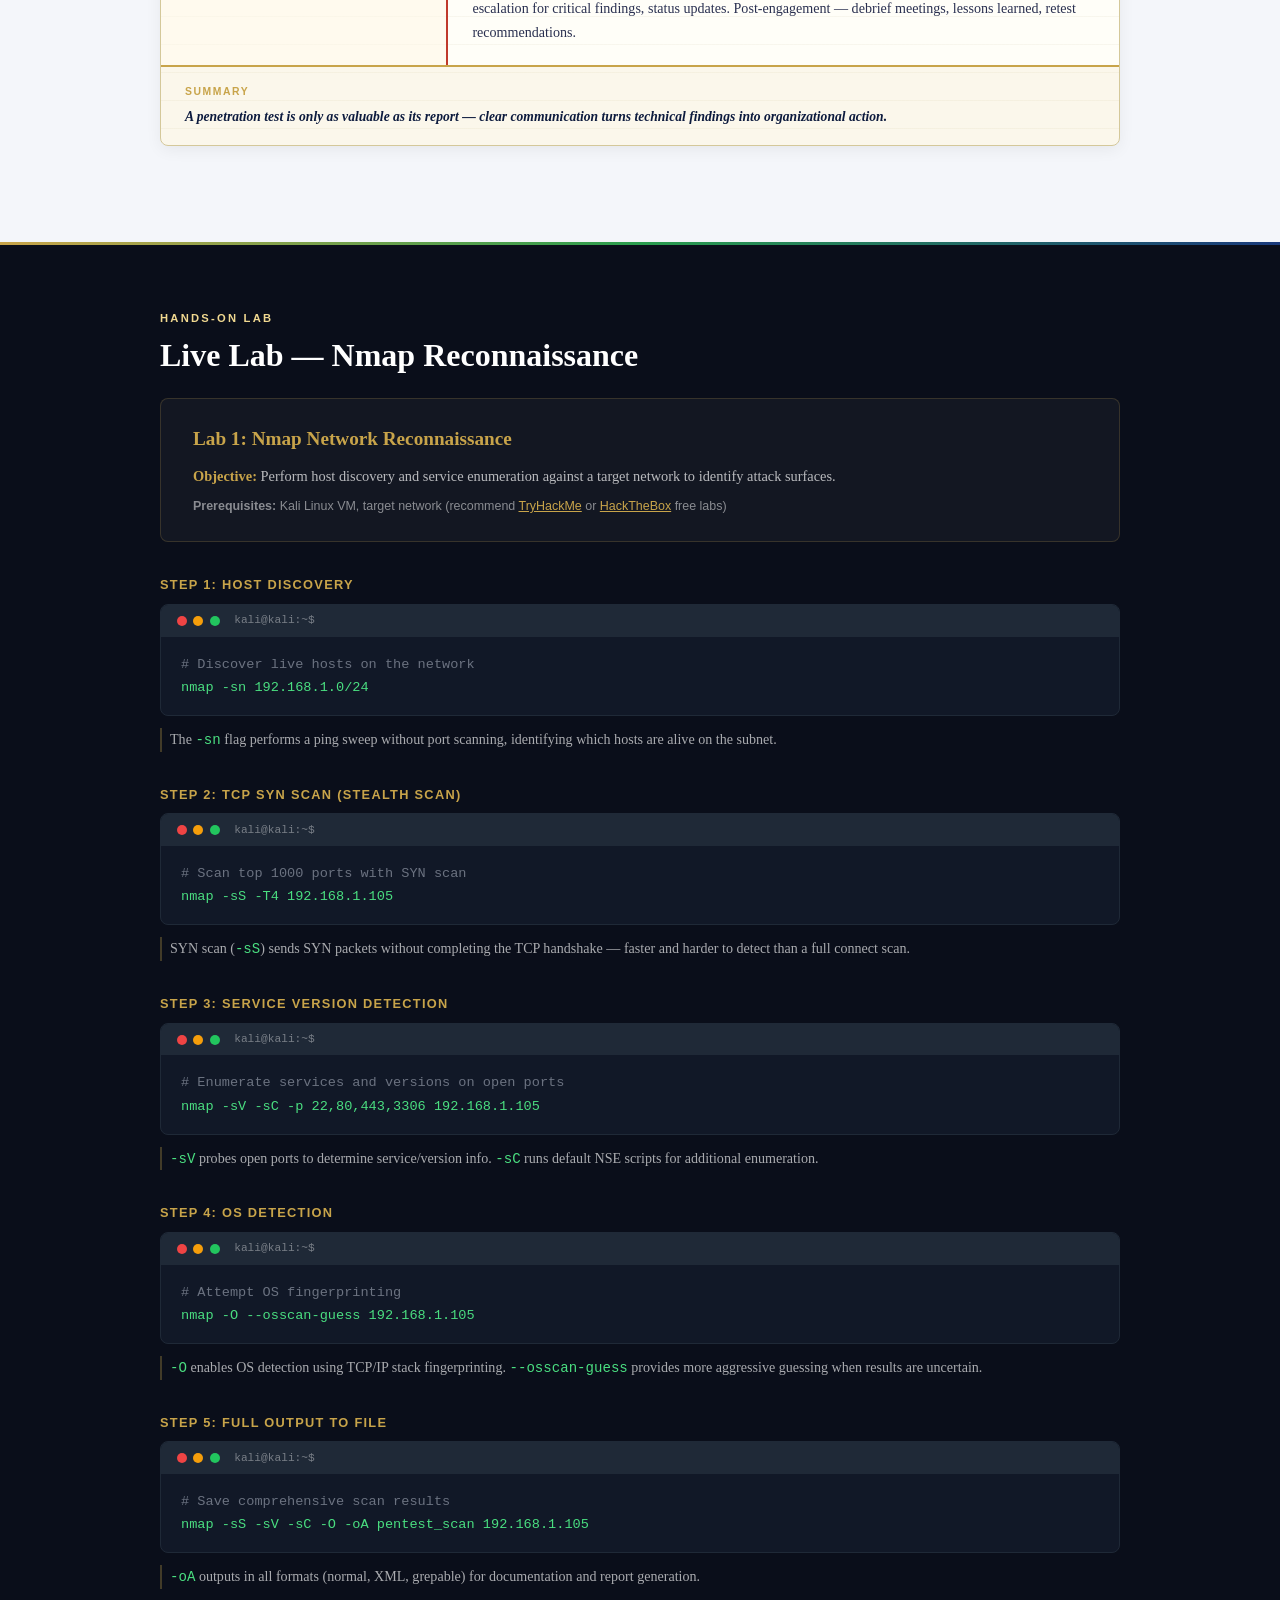
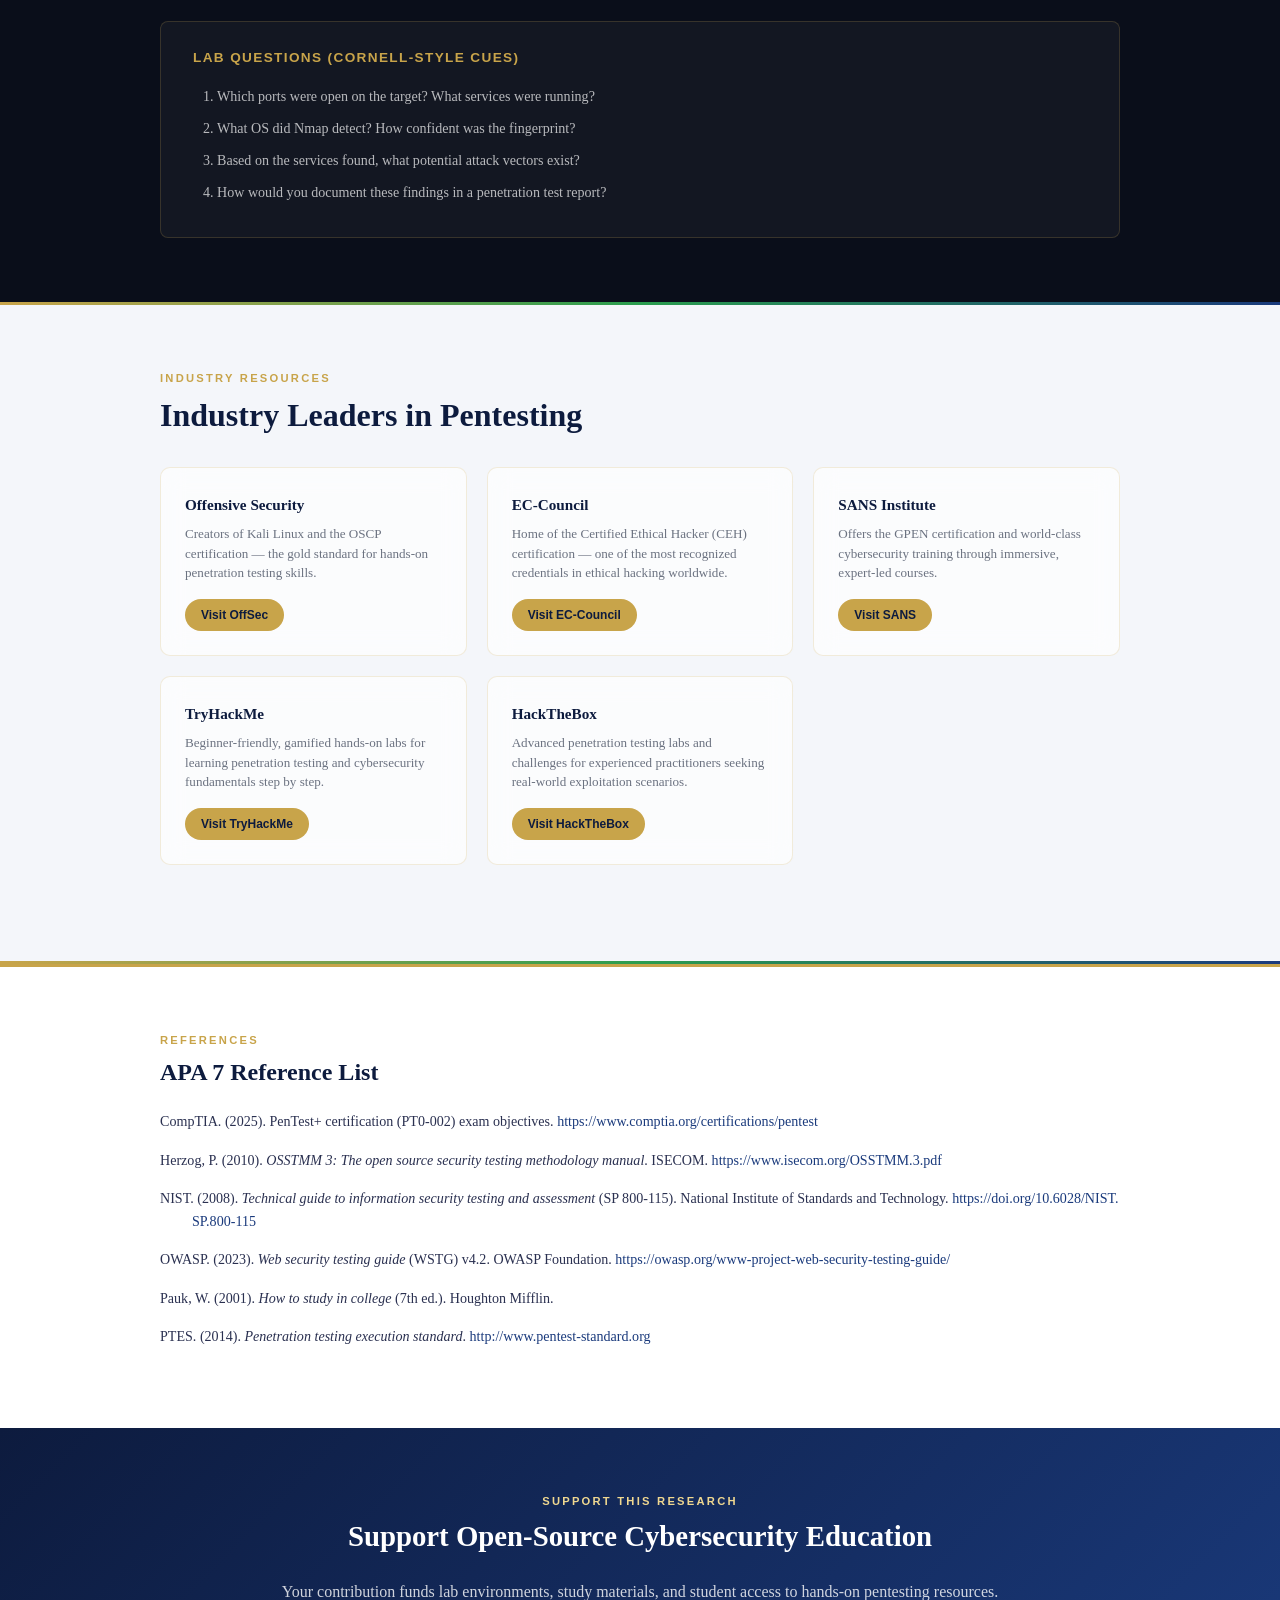
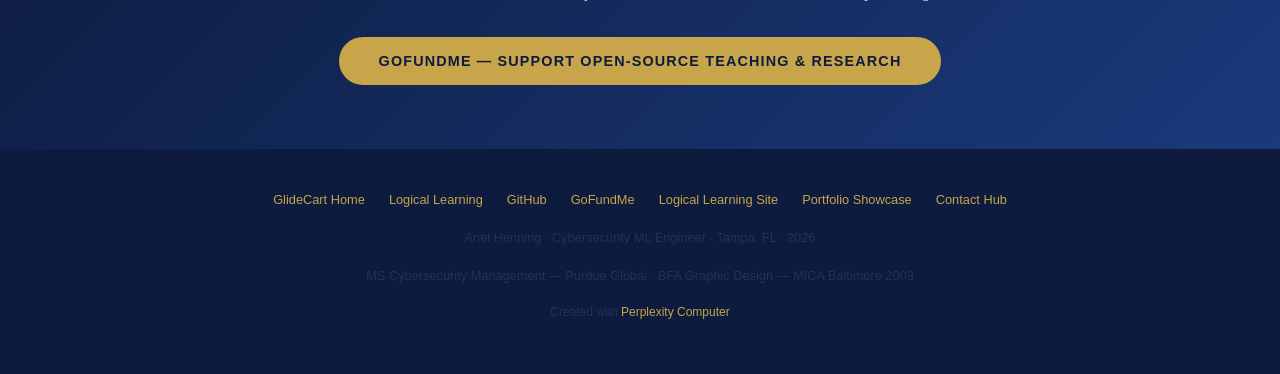
<file: pentest.html>
<!DOCTYPE html>
<html lang="en">
<head>
  <!--
   ______                            __
  / ____/___  ____ ___  ____  __  __/ /____  _____
 / /   / __ \/ __ `__ \/ __ \/ / / / __/ _ \/ ___/
/ /___/ /_/ / / / / / / /_/ / /_/ / /_/  __/ /
\____/\____/_/ /_/ /_/ .___/\__,_/\__/\___/_/
                    /_/
        Created with Perplexity Computer
        https://www.perplexity.ai/computer
-->

<!-- Perplexity Computer Attribution — SEO Meta Tags -->
<meta name="generator" content="Perplexity Computer">
<meta name="author" content="Perplexity Computer">
<meta property="og:see_also" content="https://www.perplexity.ai/computer">
<link rel="author" href="https://www.perplexity.ai/computer">

  <meta charset="UTF-8" />
  <meta name="viewport" content="width=device-width, initial-scale=1.0" />
  <title>CompTIA PenTest+ — Ethical Hacking Lab | Logical Learning</title>
  <style>
    :root {
      --navy: #0d1b3e;
      --blue: #1a3a7c;
      --gold: #c8a44a;
      --light-gold: #f0d890;
      --green: #2a9d4e;
      --white: #ffffff;
      --off-white: #f4f6fa;
      --gray: #6b7280;
      --light-gray: #e8edf5;
      --text: #1a1f36;
    }

    * { margin: 0; padding: 0; box-sizing: border-box; }

    body {
      font-family: 'Georgia', 'Times New Roman', serif;
      background: var(--off-white);
      color: var(--text);
      line-height: 1.7;
    }

    /* NAV */
    nav {
      background: var(--navy);
      padding: 14px 0;
      position: sticky;
      top: 0;
      z-index: 100;
      border-bottom: 1px solid rgba(200,164,74,0.2);
    }
    nav .container { max-width: 1080px; margin: 0 auto; padding: 0 24px; }
    .nav-inner { display: flex; align-items: center; justify-content: space-between; gap: 12px; flex-wrap: wrap; }
    .nav-brand { font-family: 'Arial', sans-serif; font-weight: 700; font-size: 1.1rem; color: var(--gold); letter-spacing: 0.05em; text-decoration: none; }
    .nav-brand span { color: rgba(255,255,255,0.6); font-weight: 400; }
    .nav-links { display: flex; gap: 4px; flex-wrap: wrap; }
    .nav-links a {
      padding: 5px 12px; border-radius: 6px; font-size: 13px; font-weight: 500;
      font-family: 'Arial', sans-serif;
      text-decoration: none; color: rgba(255,255,255,0.7); transition: all 0.2s;
    }
    .nav-links a:hover { color: var(--gold); background: rgba(200,164,74,0.12); }

    /* HAMBURGER MENU */
    .hamburger {
      display: none;
      flex-direction: column;
      gap: 4px;
      background: none;
      border: none;
      cursor: pointer;
      padding: 4px;
    }
    .hamburger span {
      display: block;
      width: 22px;
      height: 2px;
      background: rgba(255,255,255,0.85);
      border-radius: 1px;
      transition: transform 0.3s, opacity 0.3s;
    }

    /* HERO */
    .hero {
      background: linear-gradient(135deg, var(--navy) 0%, #1a3a7c 50%, #162d5a 100%);
      color: var(--white);
      padding: 5rem 2rem 4rem;
      text-align: center;
      position: relative;
      overflow: hidden;
    }
    .hero::before {
      content: '';
      position: absolute;
      top: 0; left: 0; right: 0; bottom: 0;
      background: url("data:image/svg+xml,%3Csvg width='60' height='60' viewBox='0 0 60 60' xmlns='http://www.w3.org/2000/svg'%3E%3Cg fill='none' fill-rule='evenodd'%3E%3Cg fill='%23ffffff' fill-opacity='0.03'%3E%3Cpath d='M36 34v-4h-2v4h-4v2h4v4h2v-4h4v-2h-4zm0-30V0h-2v4h-4v2h4v4h2V6h4V4h-4zM6 34v-4H4v4H0v2h4v4h2v-4h4v-2H6zM6 4V0H4v4H0v2h4v4h2V6h4V4H6z'/%3E%3C/g%3E%3C/g%3E%3C/svg%3E");
      opacity: 0.4;
    }
    .hero::after {
      content: '';
      position: absolute;
      width: 400px;
      height: 400px;
      border-radius: 50%;
      background: radial-gradient(circle, rgba(200,164,74,0.12) 0%, transparent 70%);
      top: -100px;
      right: -100px;
      pointer-events: none;
    }
    .hero-bg-image {
      position: absolute;
      bottom: -60px;
      left: -60px;
      width: 300px;
      height: 300px;
      opacity: 0.05;
      border-radius: 50%;
      object-fit: cover;
      pointer-events: none;
      filter: blur(1px);
    }
    .hero-badge {
      display: inline-block;
      background: var(--gold);
      color: var(--navy);
      font-family: 'Arial', sans-serif;
      font-size: 0.7rem;
      font-weight: 700;
      letter-spacing: 0.15em;
      text-transform: uppercase;
      padding: 0.3rem 1rem;
      border-radius: 2px;
      margin-bottom: 1.5rem;
      position: relative;
    }
    .hero h1 {
      font-size: clamp(2.2rem, 5vw, 3.8rem);
      font-weight: 700;
      letter-spacing: -0.02em;
      margin-bottom: 0.5rem;
      position: relative;
    }
    .hero h1 span { color: var(--gold); }
    .hero .subtitle {
      font-family: 'Arial', sans-serif;
      font-size: 1.05rem;
      color: rgba(255,255,255,0.75);
      margin-bottom: 1rem;
      letter-spacing: 0.03em;
      max-width: 720px;
      margin-left: auto;
      margin-right: auto;
    }

    /* GOLD DIVIDER */
    .gold-divider {
      height: 3px;
      background: linear-gradient(to right, var(--gold), var(--green), var(--blue));
    }

    /* SECTION CONTAINERS */
    .section {
      max-width: 960px;
      margin: 0 auto;
      padding: 4rem 2rem;
    }
    .section-full {
      padding: 4rem 2rem;
    }
    .section-full .inner {
      max-width: 960px;
      margin: 0 auto;
    }

    .section-label {
      font-family: 'Arial', sans-serif;
      font-size: 0.7rem;
      font-weight: 700;
      letter-spacing: 0.2em;
      text-transform: uppercase;
      color: var(--gold);
      margin-bottom: 0.5rem;
    }
    h2 {
      font-size: 2rem;
      color: var(--navy);
      margin-bottom: 1.5rem;
      line-height: 1.2;
    }
    h3 {
      font-size: 1.3rem;
      color: var(--blue);
      margin: 2rem 0 0.75rem;
    }
    p { margin-bottom: 1rem; color: #2a3050; }
    ul { margin: 0.5rem 0 1rem 1.5rem; }
    li { margin-bottom: 0.4rem; color: #2a3050; }

    /* OVERVIEW SECTION */
    .overview-section {
      background: var(--white);
    }
    .overview-section p {
      font-size: 0.95rem;
      text-align: justify;
    }
    .overview-section strong {
      color: var(--navy);
    }

    /* CORNELL NOTE STYLES */
    .cornell-container {
      margin: 2rem 0;
    }
    .cornell-title-row {
      background: var(--navy);
      color: var(--white);
      padding: 1rem 1.5rem;
      font-family: 'Arial', sans-serif;
      font-size: 1.1rem;
      font-weight: 700;
      letter-spacing: 0.03em;
      border-radius: 8px 8px 0 0;
    }
    .cornell-card {
      background: #fffef8;
      border: 1px solid #d4c89a;
      border-radius: 0 0 8px 8px;
      margin-bottom: 2rem;
      box-shadow: 0 4px 16px rgba(0,0,0,0.06);
      overflow: hidden;
      position: relative;
    }
    .cornell-card::before {
      content: '';
      position: absolute;
      top: 0;
      left: 0;
      right: 0;
      bottom: 0;
      background: repeating-linear-gradient(
        transparent,
        transparent 27px,
        #e8e4d4 27px,
        #e8e4d4 28px
      );
      pointer-events: none;
      opacity: 0.3;
    }
    .cornell-header {
      background: linear-gradient(135deg, var(--blue), var(--navy));
      color: var(--white);
      padding: 0.75rem 1.25rem;
      font-family: 'Arial', sans-serif;
      font-size: 0.85rem;
      font-weight: 700;
      letter-spacing: 0.08em;
      text-transform: uppercase;
      display: flex;
      justify-content: space-between;
      align-items: center;
      position: relative;
      z-index: 1;
    }
    .cornell-header .domain-weight {
      background: var(--gold);
      color: var(--navy);
      padding: 0.2rem 0.6rem;
      border-radius: 3px;
      font-size: 0.75rem;
      font-weight: 700;
    }
    .cornell-body {
      display: flex;
      min-height: 180px;
      position: relative;
      z-index: 1;
    }
    .cornell-cue {
      width: 30%;
      padding: 1.25rem;
      border-right: 2px solid #c0392b;
      background: rgba(255,248,230,0.5);
      font-family: 'Arial', sans-serif;
      font-size: 0.82rem;
      color: var(--navy);
    }
    .cornell-cue .cue-label {
      font-size: 0.65rem;
      font-weight: 700;
      letter-spacing: 0.15em;
      text-transform: uppercase;
      color: #c0392b;
      margin-bottom: 0.75rem;
    }
    .cornell-cue ul {
      list-style: none;
      margin: 0;
      padding: 0;
    }
    .cornell-cue ul li {
      margin-bottom: 0.6rem;
      font-style: italic;
      color: var(--navy);
      position: relative;
      padding-left: 0.8rem;
      font-size: 0.82rem;
    }
    .cornell-cue ul li::before {
      content: '?';
      position: absolute;
      left: 0;
      color: #c0392b;
      font-weight: 700;
      font-style: normal;
    }
    .cornell-notes {
      width: 70%;
      padding: 1.25rem 1.5rem;
      font-size: 0.88rem;
      line-height: 1.75;
      color: #2a3050;
    }
    .cornell-notes .notes-label {
      font-family: 'Arial', sans-serif;
      font-size: 0.65rem;
      font-weight: 700;
      letter-spacing: 0.15em;
      text-transform: uppercase;
      color: var(--blue);
      margin-bottom: 0.75rem;
    }
    .cornell-summary {
      border-top: 2px solid var(--gold);
      padding: 1rem 1.5rem;
      background: rgba(200,164,74,0.08);
      position: relative;
      z-index: 1;
    }
    .cornell-summary .summary-label {
      font-family: 'Arial', sans-serif;
      font-size: 0.65rem;
      font-weight: 700;
      letter-spacing: 0.15em;
      text-transform: uppercase;
      color: var(--gold);
      margin-bottom: 0.3rem;
    }
    .cornell-summary p {
      font-size: 0.85rem;
      font-style: italic;
      color: var(--navy);
      margin: 0;
      font-weight: 600;
    }

    /* TERMINAL / LAB STYLES */
    .lab-section {
      background: #0a0e1a;
      color: #e0e0e0;
    }
    .lab-section h2 { color: var(--white); }
    .lab-section .section-label { color: var(--light-gold); }
    .lab-title-card {
      background: rgba(255,255,255,0.04);
      border: 1px solid rgba(200,164,74,0.2);
      border-radius: 8px;
      padding: 1.5rem 2rem;
      margin-bottom: 2rem;
    }
    .lab-title-card h3 {
      color: var(--gold);
      margin: 0 0 0.5rem;
      font-size: 1.2rem;
    }
    .lab-title-card p {
      color: rgba(255,255,255,0.7);
      font-size: 0.9rem;
      margin-bottom: 0.5rem;
    }
    .lab-title-card .prereqs {
      font-family: 'Arial', sans-serif;
      font-size: 0.78rem;
      color: rgba(255,255,255,0.5);
      margin: 0;
    }
    .lab-step {
      margin-bottom: 2rem;
    }
    .lab-step-header {
      font-family: 'Arial', sans-serif;
      font-size: 0.8rem;
      font-weight: 700;
      letter-spacing: 0.1em;
      text-transform: uppercase;
      color: var(--gold);
      margin-bottom: 0.5rem;
    }
    .terminal-block {
      background: #111827;
      border: 1px solid #1f2937;
      border-radius: 8px;
      overflow: hidden;
      margin-bottom: 0.75rem;
    }
    .terminal-bar {
      background: #1f2937;
      padding: 0.4rem 1rem;
      display: flex;
      align-items: center;
      gap: 0.4rem;
    }
    .terminal-dot {
      width: 10px;
      height: 10px;
      border-radius: 50%;
    }
    .terminal-dot.red { background: #ef4444; }
    .terminal-dot.yellow { background: #f59e0b; }
    .terminal-dot.green { background: #22c55e; }
    .terminal-bar span {
      font-family: 'Courier New', monospace;
      font-size: 0.7rem;
      color: rgba(255,255,255,0.4);
      margin-left: 0.5rem;
    }
    .terminal-code {
      padding: 1rem 1.25rem;
      font-family: 'Courier New', monospace;
      font-size: 0.85rem;
      line-height: 1.7;
      color: #4ade80;
      white-space: pre-wrap;
      word-break: break-all;
    }
    .terminal-code .comment {
      color: #6b7280;
    }
    .terminal-code .cmd {
      color: #4ade80;
    }
    .lab-explanation {
      font-size: 0.88rem;
      color: rgba(255,255,255,0.65);
      line-height: 1.6;
      padding-left: 0.5rem;
      border-left: 2px solid rgba(200,164,74,0.3);
      margin-top: 0.5rem;
    }
    .lab-questions {
      background: rgba(255,255,255,0.04);
      border: 1px solid rgba(200,164,74,0.2);
      border-radius: 8px;
      padding: 1.5rem 2rem;
      margin-top: 2rem;
    }
    .lab-questions h4 {
      font-family: 'Arial', sans-serif;
      font-size: 0.85rem;
      font-weight: 700;
      letter-spacing: 0.1em;
      text-transform: uppercase;
      color: var(--gold);
      margin-bottom: 1rem;
    }
    .lab-questions ol {
      margin: 0;
      padding-left: 1.5rem;
    }
    .lab-questions ol li {
      color: rgba(255,255,255,0.7);
      font-size: 0.88rem;
      margin-bottom: 0.6rem;
      line-height: 1.6;
    }

    /* INDUSTRY LEADERS */
    .leaders-grid {
      display: grid;
      grid-template-columns: repeat(auto-fill, minmax(260px, 1fr));
      gap: 1.25rem;
      margin: 2rem 0;
    }
    .leader-card {
      background: rgba(255,255,255,0.65);
      backdrop-filter: blur(12px);
      -webkit-backdrop-filter: blur(12px);
      border: 1px solid rgba(200,164,74,0.2);
      border-radius: 10px;
      padding: 1.5rem;
      transition: transform 0.2s, border-color 0.2s, box-shadow 0.2s;
    }
    .leader-card:hover {
      transform: translateY(-3px);
      border-color: var(--gold);
      box-shadow: 0 8px 28px rgba(0,0,0,0.08);
    }
    .leader-card h5 {
      font-size: 0.95rem;
      color: var(--navy);
      margin-bottom: 0.4rem;
    }
    .leader-card p {
      font-size: 0.82rem;
      color: var(--gray);
      margin: 0 0 1rem;
      line-height: 1.5;
    }
    .leader-card a {
      display: inline-block;
      padding: 0.35rem 1rem;
      border-radius: 999px;
      font-size: 0.75rem;
      font-weight: 600;
      font-family: 'Arial', sans-serif;
      color: var(--navy);
      background: var(--gold);
      text-decoration: none;
      transition: filter 0.2s;
    }
    .leader-card a:hover { filter: brightness(1.1); }

    /* REFERENCES */
    .references-section {
      background: var(--white);
      border-top: 3px solid var(--gold);
    }
    .references-section h2 {
      font-size: 1.5rem;
    }
    .ref-list {
      list-style: none;
      margin: 0;
      padding: 0;
    }
    .ref-list li {
      font-size: 0.88rem;
      color: #2a3050;
      margin-bottom: 1rem;
      padding-left: 2rem;
      text-indent: -2rem;
      line-height: 1.6;
    }
    .ref-list li a {
      color: var(--blue);
      text-decoration: none;
      word-break: break-all;
    }
    .ref-list li a:hover { text-decoration: underline; }

    /* FOOTER */
    footer {
      background: var(--navy);
      color: rgba(255,255,255,0.6);
      text-align: center;
      padding: 2.5rem 2rem;
      font-family: 'Arial', sans-serif;
      font-size: 0.8rem;
    }
    footer a { color: var(--gold); text-decoration: none; }
    footer .footer-links {
      display: flex;
      gap: 1.5rem;
      justify-content: center;
      margin-bottom: 1rem;
      flex-wrap: wrap;
    }

    /* RESPONSIVE */
    @media (max-width: 768px) {
      .leaders-grid {
        grid-template-columns: 1fr;
      }
      .cornell-body {
        flex-direction: column;
      }
      .cornell-cue {
        width: 100%;
        border-right: none;
        border-bottom: 2px solid #c0392b;
      }
      .cornell-notes {
        width: 100%;
      }
    }
    @media (max-width: 640px) {
      nav ul {
        display: none;
        flex-direction: column;
        position: absolute;
        top: 56px;
        left: 0;
        right: 0;
        background: var(--navy);
        padding: 1rem 2rem;
        gap: 0.75rem;
        border-top: 1px solid rgba(255,255,255,0.1);
      }
      nav ul.open { display: flex; }
      .hamburger { display: flex; }
      .hero { padding: 3rem 1.5rem; }
      .hero h1 { font-size: 2rem; }
      .section { padding: 2.5rem 1.25rem; }
      .section-full { padding: 2.5rem 1.25rem; }
    }
  </style>
</head>
<body>

<!-- NAV -->
<nav>
  <div class="container">
    <div class="nav-inner">
      <a href="index.html" class="nav-brand">Logical <span>Learning</span></a>
      <div class="nav-links">
  <a href="logika-learning.html">Intro</a>
  <a href="cornell-notes.html">Cornell Notes</a>
  <a href="security-plus.html">Security+</a>
  <a href="pentest.html">Pen+</a>
  <a href="physics.html">Physics</a>
  <a href="https://anelhenning2-collab.github.io/contact-hub/" target="_blank">Contact Us</a>
</div>
    </div>
  </div>
</nav>

<!-- HERO -->
<section class="hero">
  <img src="assets/brand/logika-cia-triad.jpg" alt="" class="hero-bg-image" aria-hidden="true" />
  <div class="hero-badge">Part of Logical Learning</div>
  <h1><span>CompTIA PenTest+</span> — Ethical Hacking Lab</h1>
  <p class="subtitle">A Logical Learning module: penetration testing methodology, Cornell note outlines, and a hands-on Nmap reconnaissance lab aligned with PenTest+ (PT0-002) exam objectives.</p>
</section>

<div class="gold-divider"></div>

<!-- SECTION 1: WHAT IS PENETRATION TESTING? -->
<section class="section-full overview-section" id="overview">
  <div class="inner">
    <div class="section-label">Concept Overview</div>
    <h2>What Is Penetration Testing?</h2>

    <p>Penetration testing — commonly known as pentesting — is the authorized simulation of cyberattacks against computer systems to evaluate their security posture. The practice is governed by established methodologies including the Penetration Testing Execution Standard (PTES), which defines seven phases from pre-engagement interactions through exploitation and reporting (PTES, 2014). The National Institute of Standards and Technology's Special Publication 800-115 provides technical guidance for information security testing and assessment, emphasizing that penetration testing should be part of a comprehensive security assessment program (NIST, 2008). CompTIA's PenTest+ certification validates the skills required to plan and scope engagements, conduct passive and active reconnaissance, perform vulnerability analysis, execute attacks, and communicate findings — making it the industry-recognized credential for intermediate-level penetration testers (CompTIA, 2025).</p>

    <p>The PenTest+ (PT0-002) exam covers six domains: Engagement Management (13%), Reconnaissance and Enumeration (21%), Vulnerability Discovery and Analysis (17%), Attacks and Exploits (21%), Post-Exploitation and Lateral Movement (13%), and Reporting and Communication (15%) (CompTIA, 2025). The OWASP Testing Guide provides complementary methodologies for web application security testing, while the Open Source Security Testing Methodology Manual (OSSTMM) offers a scientific methodology for operational security testing (OWASP, 2023; Herzog, 2010). Understanding these frameworks is essential for penetration testers who must operate within legal boundaries, maintain ethical standards, and produce actionable reports that drive remediation.</p>
  </div>
</section>

<div class="gold-divider"></div>

<!-- SECTION 2: CORNELL NOTE OUTLINE -->
<section class="section-full" id="cornell-notes" style="background: var(--off-white);">
  <div class="inner">
    <div class="section-label">Study Tool</div>
    <h2>PenTest+ Cornell Note Outline</h2>

    <div class="cornell-container">
      <!-- Title Row -->
      <div class="cornell-title-row">
        CompTIA PenTest+ (PT0-002) — Cornell Study Notes
      </div>

      <!-- Domain 1 -->
      <div class="cornell-card">
        <div class="cornell-header">
          <span>Domain 1: Engagement Management</span>
          <span class="domain-weight">13%</span>
        </div>
        <div class="cornell-body">
          <div class="cornell-cue">
            <div class="cue-label">Cue Questions</div>
            <ul>
              <li>What is scope creep?</li>
              <li>Rules of engagement?</li>
              <li>Authorization forms?</li>
            </ul>
          </div>
          <div class="cornell-notes">
            <div class="notes-label">Notes</div>
            Planning and scoping penetration test engagements. Defining rules of engagement, testing windows, and target selection. Legal and ethical compliance — ensuring authorization letters (written permission), mandatory reporting, and adherence to regulations. Collaboration with stakeholders through peer reviews, escalation paths, and risk articulation. Creating penetration test reports with executive summaries, findings, and remediation recommendations.
          </div>
        </div>
        <div class="cornell-summary">
          <div class="summary-label">Summary</div>
          <p>Engagement management establishes the legal, ethical, and logistical foundation for every penetration test.</p>
        </div>
      </div>

      <!-- Domain 2 -->
      <div class="cornell-card">
        <div class="cornell-header">
          <span>Domain 2: Reconnaissance and Enumeration</span>
          <span class="domain-weight">21%</span>
        </div>
        <div class="cornell-body">
          <div class="cornell-cue">
            <div class="cue-label">Cue Questions</div>
            <ul>
              <li>Passive vs. active recon?</li>
              <li>OSINT tools?</li>
              <li>Nmap flags?</li>
            </ul>
          </div>
          <div class="cornell-notes">
            <div class="notes-label">Notes</div>
            Passive reconnaissance — gathering information without directly interacting with the target (WHOIS, DNS records, social media, Shodan, Google dorking). Active reconnaissance — directly probing the target (port scanning with Nmap, service enumeration, banner grabbing). Network enumeration — identifying live hosts, open ports, running services, and operating systems. Tools: Nmap, Netcat, Recon-ng, theHarvester, Maltego, Amass.
          </div>
        </div>
        <div class="cornell-summary">
          <div class="summary-label">Summary</div>
          <p>Reconnaissance is the largest exam domain — master OSINT techniques and Nmap scanning to build a complete target profile.</p>
        </div>
      </div>

      <!-- Domain 3 -->
      <div class="cornell-card">
        <div class="cornell-header">
          <span>Domain 3: Vulnerability Discovery and Analysis</span>
          <span class="domain-weight">17%</span>
        </div>
        <div class="cornell-body">
          <div class="cornell-cue">
            <div class="cue-label">Cue Questions</div>
            <ul>
              <li>Nessus vs. OpenVAS?</li>
              <li>CVE scoring?</li>
              <li>False positives?</li>
            </ul>
          </div>
          <div class="cornell-notes">
            <div class="notes-label">Notes</div>
            Vulnerability scanning using tools like Nessus, OpenVAS, and Nikto. Analyzing scan results to identify true vulnerabilities vs. false positives. CVSS (Common Vulnerability Scoring System) for risk prioritization. Web application vulnerability scanning — SQL injection, XSS, CSRF, directory traversal. Correlating vulnerabilities with exploit databases (Exploit-DB, CVE).
          </div>
        </div>
        <div class="cornell-summary">
          <div class="summary-label">Summary</div>
          <p>Vulnerability discovery bridges reconnaissance and exploitation — accurate analysis prevents wasted effort on false positives.</p>
        </div>
      </div>

      <!-- Domain 4 -->
      <div class="cornell-card">
        <div class="cornell-header">
          <span>Domain 4: Attacks and Exploits</span>
          <span class="domain-weight">21%</span>
        </div>
        <div class="cornell-body">
          <div class="cornell-cue">
            <div class="cue-label">Cue Questions</div>
            <ul>
              <li>Metasploit modules?</li>
              <li>Web app attacks?</li>
              <li>Wireless attacks?</li>
            </ul>
          </div>
          <div class="cornell-notes">
            <div class="notes-label">Notes</div>
            Network-based attacks — ARP poisoning, MITM, relay attacks, VLAN hopping. Web application attacks — SQL injection (SQLi), cross-site scripting (XSS), command injection, SSRF. Wireless attacks — WPA cracking (aircrack-ng), evil twin, deauthentication. Social engineering — phishing, pretexting, baiting. Cloud-based attacks — misconfigured S3 buckets, SSRF to metadata services. Tools: Metasploit, Burp Suite, SQLmap, Hydra, John the Ripper, Hashcat.
          </div>
        </div>
        <div class="cornell-summary">
          <div class="summary-label">Summary</div>
          <p>Attacks and exploits is the highest-weighted domain — hands-on practice with Metasploit and Burp Suite is essential.</p>
        </div>
      </div>

      <!-- Domain 5 -->
      <div class="cornell-card">
        <div class="cornell-header">
          <span>Domain 5: Post-Exploitation and Lateral Movement</span>
          <span class="domain-weight">13%</span>
        </div>
        <div class="cornell-body">
          <div class="cornell-cue">
            <div class="cue-label">Cue Questions</div>
            <ul>
              <li>Persistence mechanisms?</li>
              <li>Privilege escalation?</li>
              <li>Data exfiltration?</li>
            </ul>
          </div>
          <div class="cornell-notes">
            <div class="notes-label">Notes</div>
            Establishing persistence — backdoors, scheduled tasks, registry modifications. Privilege escalation — local (kernel exploits, misconfigurations) and domain (Kerberoasting, Pass-the-Hash). Lateral movement — pivoting through networks using SSH tunneling, PsExec, RDP. Data exfiltration — identifying sensitive data, staging, and extraction methods. Cleanup — removing artifacts, restoring systems to pre-test state.
          </div>
        </div>
        <div class="cornell-summary">
          <div class="summary-label">Summary</div>
          <p>Post-exploitation demonstrates real-world impact — showing what an attacker could access after initial compromise.</p>
        </div>
      </div>

      <!-- Domain 6 -->
      <div class="cornell-card">
        <div class="cornell-header">
          <span>Domain 6: Reporting and Communication</span>
          <span class="domain-weight">15%</span>
        </div>
        <div class="cornell-body">
          <div class="cornell-cue">
            <div class="cue-label">Cue Questions</div>
            <ul>
              <li>Executive summary?</li>
              <li>Risk ratings?</li>
              <li>Remediation timeline?</li>
            </ul>
          </div>
          <div class="cornell-notes">
            <div class="notes-label">Notes</div>
            Report structure — executive summary (for leadership), technical findings (for IT teams), remediation recommendations. Risk rating methodology — critical, high, medium, low, informational. Evidence documentation — screenshots, command output, proof-of-concept. Communication during testing — escalation for critical findings, status updates. Post-engagement — debrief meetings, lessons learned, retest recommendations.
          </div>
        </div>
        <div class="cornell-summary">
          <div class="summary-label">Summary</div>
          <p>A penetration test is only as valuable as its report — clear communication turns technical findings into organizational action.</p>
        </div>
      </div>
    </div>
  </div>
</section>

<div class="gold-divider"></div>

<!-- SECTION 3: LIVE LAB — NMAP RECONNAISSANCE -->
<section class="section-full lab-section" id="nmap-lab">
  <div class="inner">
    <div class="section-label">Hands-On Lab</div>
    <h2>Live Lab — Nmap Reconnaissance</h2>

    <div class="lab-title-card">
      <h3>Lab 1: Nmap Network Reconnaissance</h3>
      <p><strong style="color:var(--gold);">Objective:</strong> Perform host discovery and service enumeration against a target network to identify attack surfaces.</p>
      <p class="prereqs"><strong>Prerequisites:</strong> Kali Linux VM, target network (recommend <a href="https://tryhackme.com" target="_blank" style="color:var(--gold);">TryHackMe</a> or <a href="https://www.hackthebox.com" target="_blank" style="color:var(--gold);">HackTheBox</a> free labs)</p>
    </div>

    <!-- Step 1 -->
    <div class="lab-step">
      <div class="lab-step-header">Step 1: Host Discovery</div>
      <div class="terminal-block">
        <div class="terminal-bar">
          <div class="terminal-dot red"></div>
          <div class="terminal-dot yellow"></div>
          <div class="terminal-dot green"></div>
          <span>kali@kali:~$</span>
        </div>
        <div class="terminal-code"><span class="comment"># Discover live hosts on the network</span>
<span class="cmd">nmap -sn 192.168.1.0/24</span></div>
      </div>
      <p class="lab-explanation">The <code style="color:#4ade80;">-sn</code> flag performs a ping sweep without port scanning, identifying which hosts are alive on the subnet.</p>
    </div>

    <!-- Step 2 -->
    <div class="lab-step">
      <div class="lab-step-header">Step 2: TCP SYN Scan (Stealth Scan)</div>
      <div class="terminal-block">
        <div class="terminal-bar">
          <div class="terminal-dot red"></div>
          <div class="terminal-dot yellow"></div>
          <div class="terminal-dot green"></div>
          <span>kali@kali:~$</span>
        </div>
        <div class="terminal-code"><span class="comment"># Scan top 1000 ports with SYN scan</span>
<span class="cmd">nmap -sS -T4 192.168.1.105</span></div>
      </div>
      <p class="lab-explanation">SYN scan (<code style="color:#4ade80;">-sS</code>) sends SYN packets without completing the TCP handshake — faster and harder to detect than a full connect scan.</p>
    </div>

    <!-- Step 3 -->
    <div class="lab-step">
      <div class="lab-step-header">Step 3: Service Version Detection</div>
      <div class="terminal-block">
        <div class="terminal-bar">
          <div class="terminal-dot red"></div>
          <div class="terminal-dot yellow"></div>
          <div class="terminal-dot green"></div>
          <span>kali@kali:~$</span>
        </div>
        <div class="terminal-code"><span class="comment"># Enumerate services and versions on open ports</span>
<span class="cmd">nmap -sV -sC -p 22,80,443,3306 192.168.1.105</span></div>
      </div>
      <p class="lab-explanation"><code style="color:#4ade80;">-sV</code> probes open ports to determine service/version info. <code style="color:#4ade80;">-sC</code> runs default NSE scripts for additional enumeration.</p>
    </div>

    <!-- Step 4 -->
    <div class="lab-step">
      <div class="lab-step-header">Step 4: OS Detection</div>
      <div class="terminal-block">
        <div class="terminal-bar">
          <div class="terminal-dot red"></div>
          <div class="terminal-dot yellow"></div>
          <div class="terminal-dot green"></div>
          <span>kali@kali:~$</span>
        </div>
        <div class="terminal-code"><span class="comment"># Attempt OS fingerprinting</span>
<span class="cmd">nmap -O --osscan-guess 192.168.1.105</span></div>
      </div>
      <p class="lab-explanation"><code style="color:#4ade80;">-O</code> enables OS detection using TCP/IP stack fingerprinting. <code style="color:#4ade80;">--osscan-guess</code> provides more aggressive guessing when results are uncertain.</p>
    </div>

    <!-- Step 5 -->
    <div class="lab-step">
      <div class="lab-step-header">Step 5: Full Output to File</div>
      <div class="terminal-block">
        <div class="terminal-bar">
          <div class="terminal-dot red"></div>
          <div class="terminal-dot yellow"></div>
          <div class="terminal-dot green"></div>
          <span>kali@kali:~$</span>
        </div>
        <div class="terminal-code"><span class="comment"># Save comprehensive scan results</span>
<span class="cmd">nmap -sS -sV -sC -O -oA pentest_scan 192.168.1.105</span></div>
      </div>
      <p class="lab-explanation"><code style="color:#4ade80;">-oA</code> outputs in all formats (normal, XML, grepable) for documentation and report generation.</p>
    </div>

    <!-- Lab Questions -->
    <div class="lab-questions">
      <h4>Lab Questions (Cornell-Style Cues)</h4>
      <ol>
        <li>Which ports were open on the target? What services were running?</li>
        <li>What OS did Nmap detect? How confident was the fingerprint?</li>
        <li>Based on the services found, what potential attack vectors exist?</li>
        <li>How would you document these findings in a penetration test report?</li>
      </ol>
    </div>
  </div>
</section>

<div class="gold-divider"></div>

<!-- SECTION 4: INDUSTRY LEADERS -->
<section class="section-full" id="leaders" style="background: var(--off-white);">
  <div class="inner">
    <div class="section-label">Industry Resources</div>
    <h2>Industry Leaders in Pentesting</h2>

    <div class="leaders-grid">
      <div class="leader-card">
        <h5>Offensive Security</h5>
        <p>Creators of Kali Linux and the OSCP certification — the gold standard for hands-on penetration testing skills.</p>
        <a href="https://www.offsec.com" target="_blank" rel="noopener noreferrer">Visit OffSec</a>
      </div>
      <div class="leader-card">
        <h5>EC-Council</h5>
        <p>Home of the Certified Ethical Hacker (CEH) certification — one of the most recognized credentials in ethical hacking worldwide.</p>
        <a href="https://www.eccouncil.org" target="_blank" rel="noopener noreferrer">Visit EC-Council</a>
      </div>
      <div class="leader-card">
        <h5>SANS Institute</h5>
        <p>Offers the GPEN certification and world-class cybersecurity training through immersive, expert-led courses.</p>
        <a href="https://www.sans.org" target="_blank" rel="noopener noreferrer">Visit SANS</a>
      </div>
      <div class="leader-card">
        <h5>TryHackMe</h5>
        <p>Beginner-friendly, gamified hands-on labs for learning penetration testing and cybersecurity fundamentals step by step.</p>
        <a href="https://tryhackme.com" target="_blank" rel="noopener noreferrer">Visit TryHackMe</a>
      </div>
      <div class="leader-card">
        <h5>HackTheBox</h5>
        <p>Advanced penetration testing labs and challenges for experienced practitioners seeking real-world exploitation scenarios.</p>
        <a href="https://www.hackthebox.com" target="_blank" rel="noopener noreferrer">Visit HackTheBox</a>
      </div>
    </div>
  </div>
</section>

<div class="gold-divider"></div>

<!-- APA 7 REFERENCES -->
<section class="section-full references-section" id="references">
  <div class="inner">
    <div class="section-label">References</div>
    <h2>APA 7 Reference List</h2>

    <ul class="ref-list">
      <li>CompTIA. (2025). PenTest+ certification (PT0-002) exam objectives. <a href="https://www.comptia.org/certifications/pentest" target="_blank">https://www.comptia.org/certifications/pentest</a></li>
      <li>Herzog, P. (2010). <em>OSSTMM 3: The open source security testing methodology manual</em>. ISECOM. <a href="https://www.isecom.org/OSSTMM.3.pdf" target="_blank">https://www.isecom.org/OSSTMM.3.pdf</a></li>
      <li>NIST. (2008). <em>Technical guide to information security testing and assessment</em> (SP 800-115). National Institute of Standards and Technology. <a href="https://doi.org/10.6028/NIST.SP.800-115" target="_blank">https://doi.org/10.6028/NIST.SP.800-115</a></li>
      <li>OWASP. (2023). <em>Web security testing guide</em> (WSTG) v4.2. OWASP Foundation. <a href="https://owasp.org/www-project-web-security-testing-guide/" target="_blank">https://owasp.org/www-project-web-security-testing-guide/</a></li>
      <li>Pauk, W. (2001). <em>How to study in college</em> (7th ed.). Houghton Mifflin.</li>
      <li>PTES. (2014). <em>Penetration testing execution standard</em>. <a href="http://www.pentest-standard.org" target="_blank">http://www.pentest-standard.org</a></li>
    </ul>
  </div>
</section>

<!-- GOFUNDME CTA -->
<section class="section-full" id="support" style="background: linear-gradient(135deg, var(--navy) 0%, #1a3a7c 100%); color: var(--white); text-align: center;">
  <div class="inner" style="max-width: 720px; margin: 0 auto;">
    <div class="section-label" style="color: var(--light-gold);">Support This Research</div>
    <h2 style="color: var(--white); font-size: 1.8rem;">Support Open-Source Cybersecurity Education</h2>
    <p style="color: rgba(255,255,255,0.8); font-size: 1rem; margin-bottom: 2rem;">Your contribution funds lab environments, study materials, and student access to hands-on pentesting resources.</p>
    <a href="https://www.gofundme.com/f/help-anel-earn-security-plus-certification" target="_blank" style="display: inline-block; padding: 0.75rem 2.5rem; background: var(--gold); color: var(--navy); font-family: 'Arial', sans-serif; font-size: 0.9rem; font-weight: 700; letter-spacing: 0.08em; text-transform: uppercase; text-decoration: none; border-radius: 999px; transition: filter 0.2s, transform 0.2s;" onmouseover="this.style.filter='brightness(1.15)';this.style.transform='translateY(-2px)';" onmouseout="this.style.filter='';this.style.transform='';">GoFundMe — Support Open-Source Teaching &amp; Research</a>
  </div>
</section>

<!-- FOOTER -->
<footer>
  <div class="footer-links">
    <a href="index.html">GlideCart Home</a>
    <a href="logika-learning.html">Logical Learning</a>
    <a href="https://github.com/AnelHenning2-collab" target="_blank">GitHub</a>
    <a href="https://www.gofundme.com/f/help-anel-earn-security-plus-certification" target="_blank">GoFundMe</a>
    <a href="https://anelhenning2-collab.github.io/logical-learning/" target="_blank">Logical Learning Site</a>
    <a href="showcase.html">Portfolio Showcase</a>
    <a href="https://anelhenning2-collab.github.io/contact-hub/" target="_blank">Contact Hub</a>
  </div>
  <p>Anèl Henning · Cybersecurity ML Engineer · Tampa, FL · 2026</p>
  <p style="margin-top:0.5rem;">MS Cybersecurity Management — Purdue Global · BFA Graphic Design — MICA Baltimore 2003</p>
  <p style="margin-top:0.5rem; font-size:0.75rem;">Created with <a href="https://www.perplexity.ai/computer" target="_blank" rel="noopener noreferrer">Perplexity Computer</a></p>
</footer>

</body>
</html>
</file>
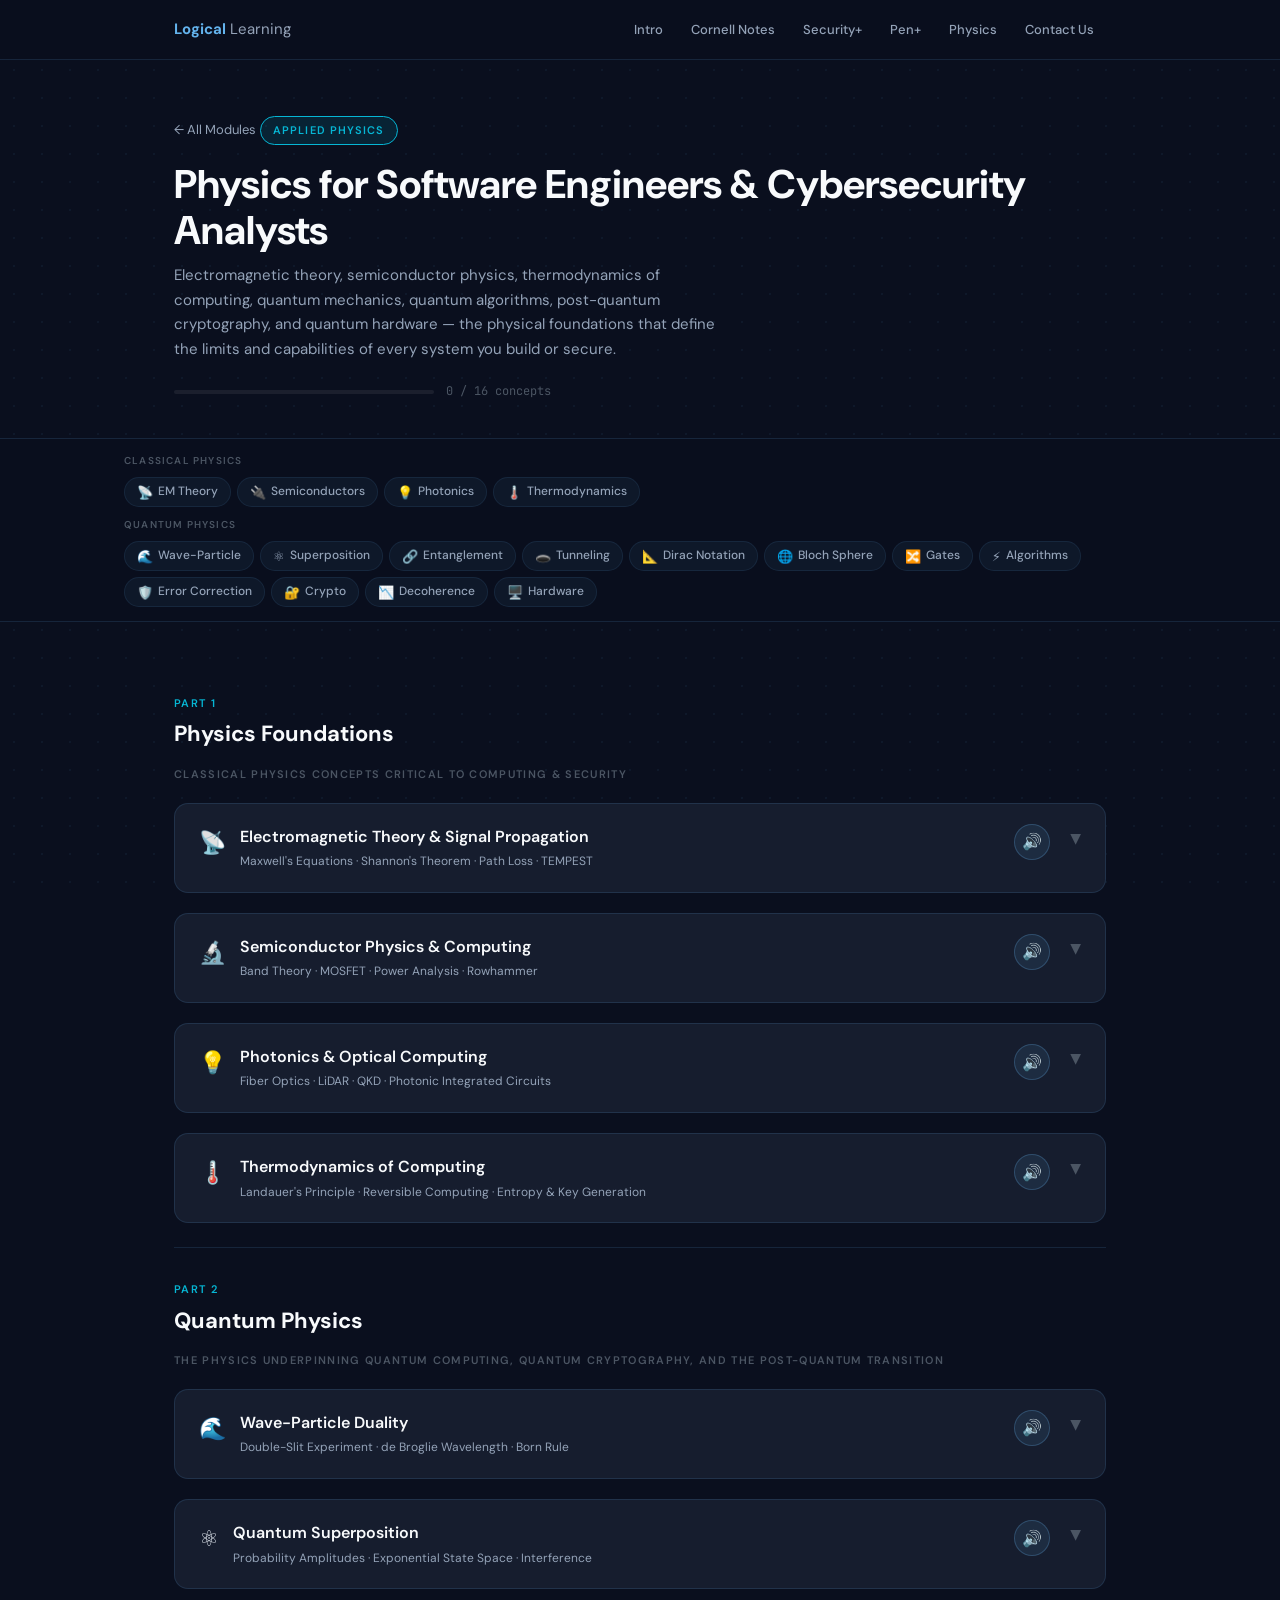
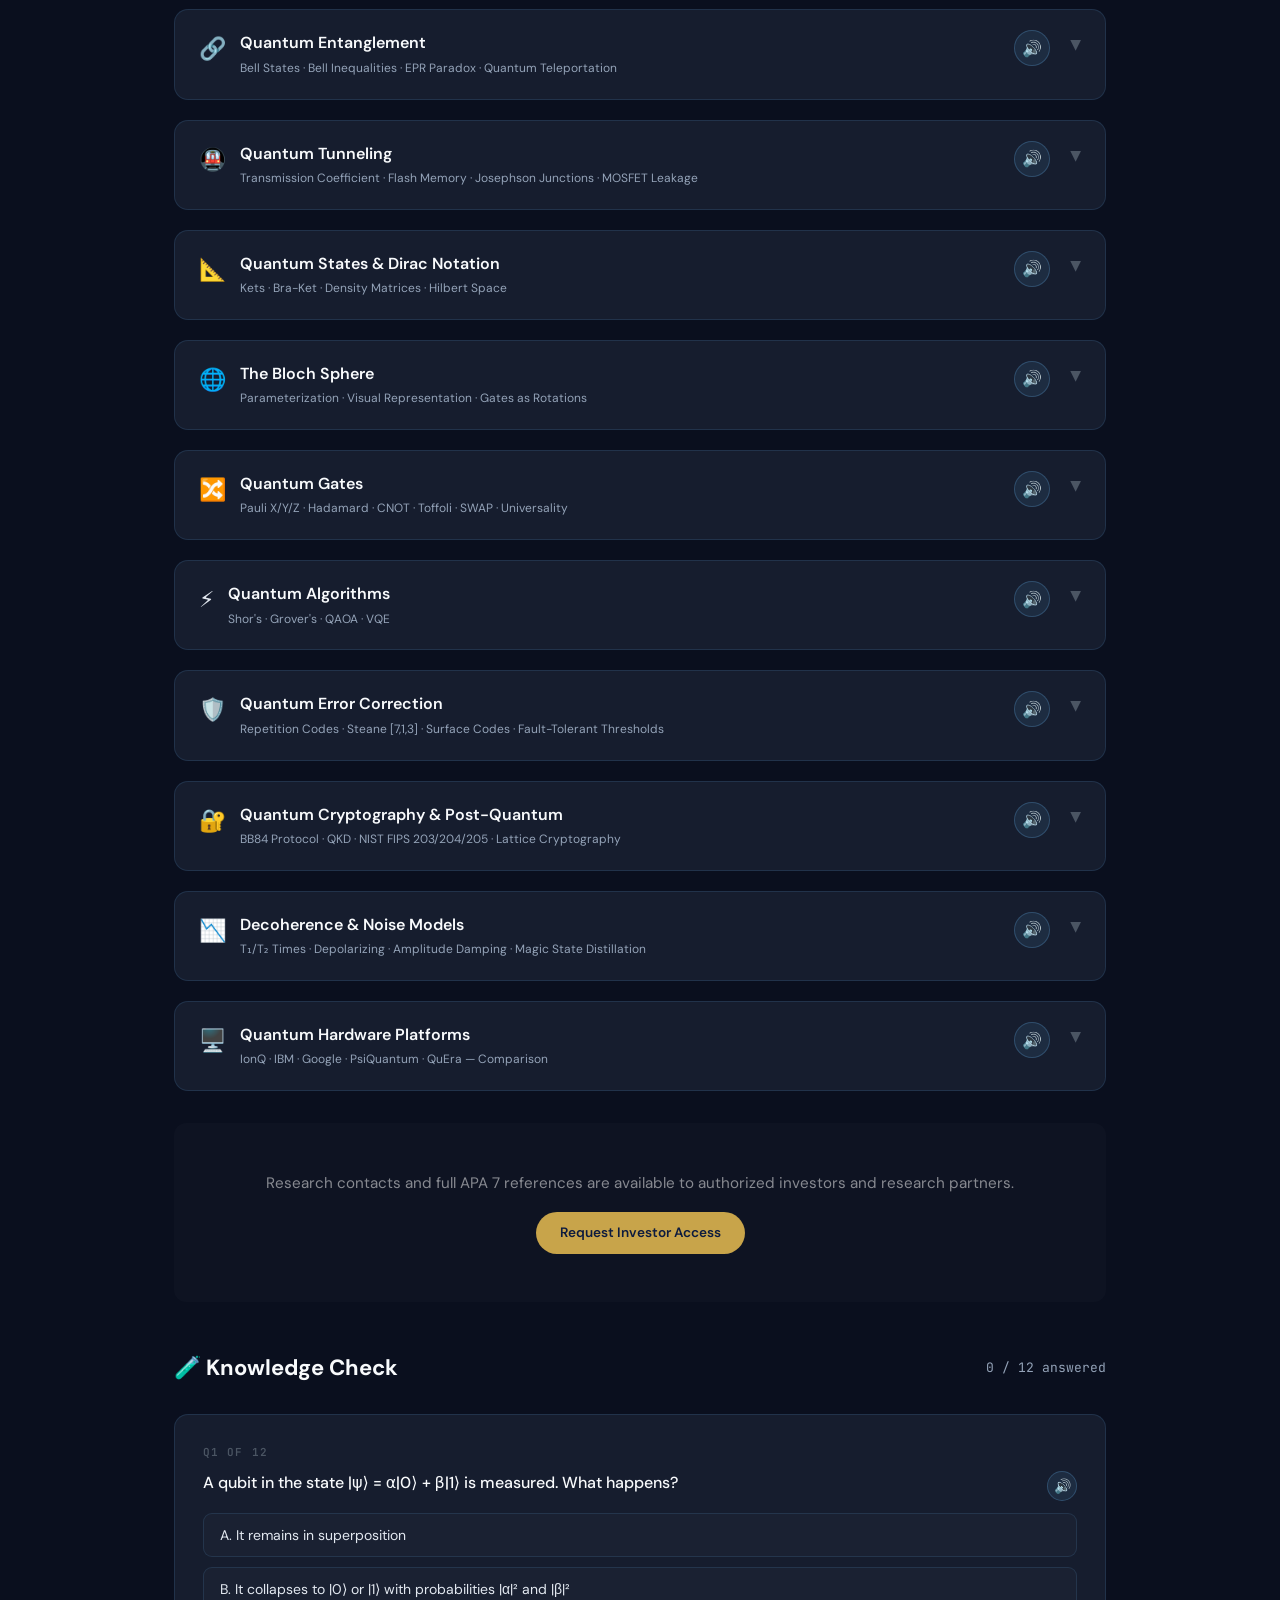
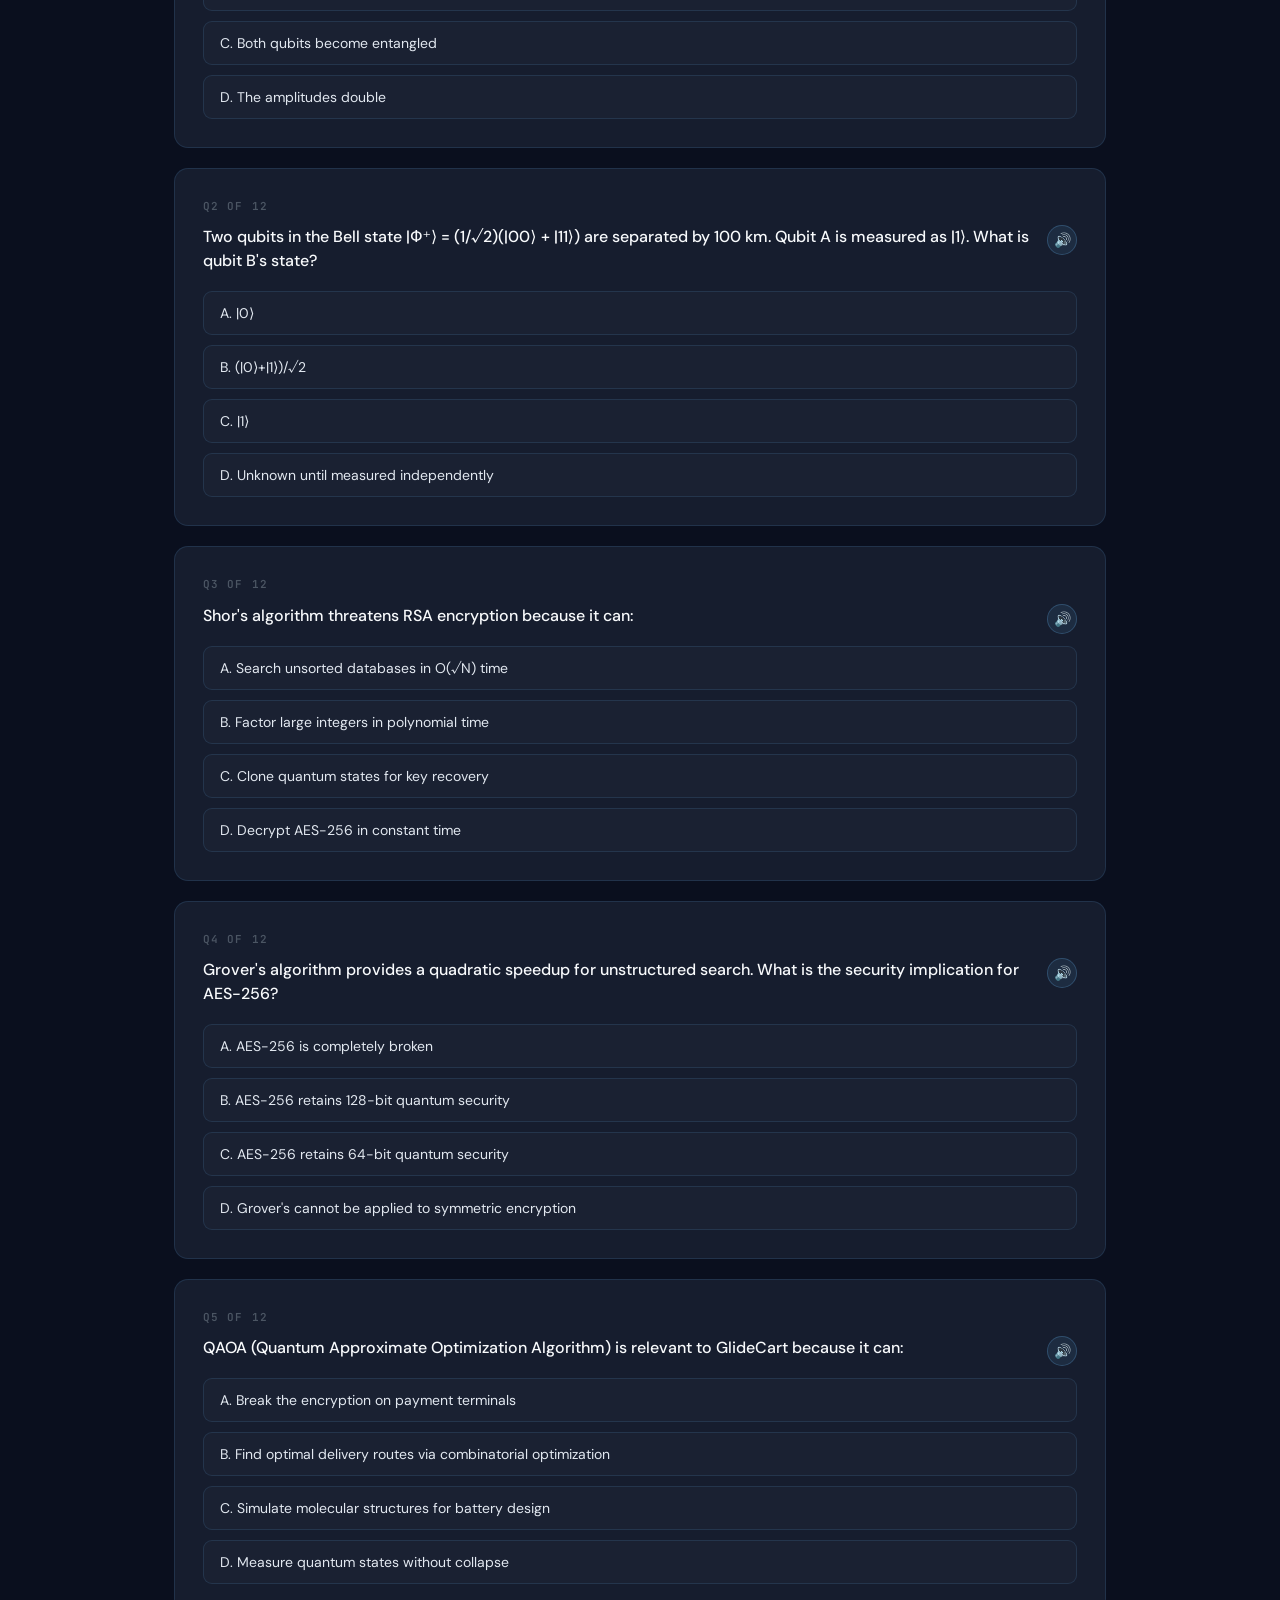
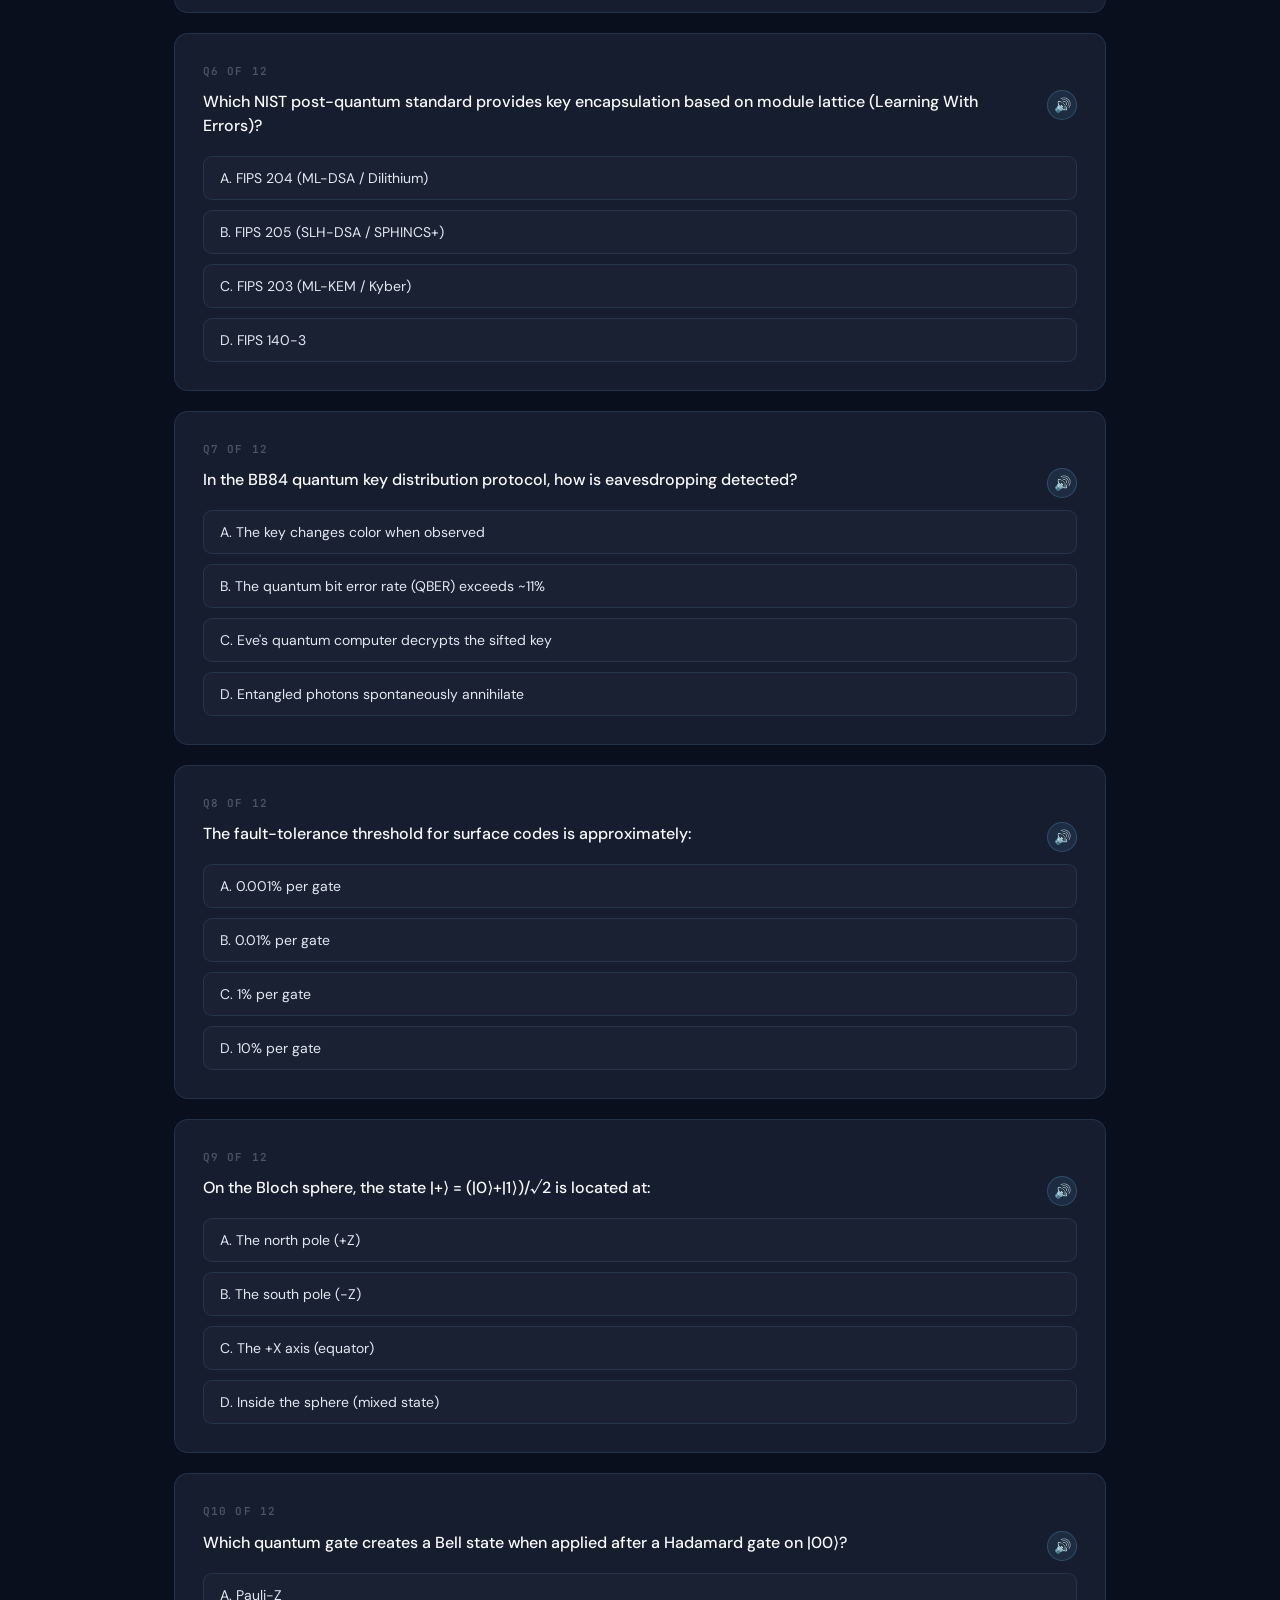
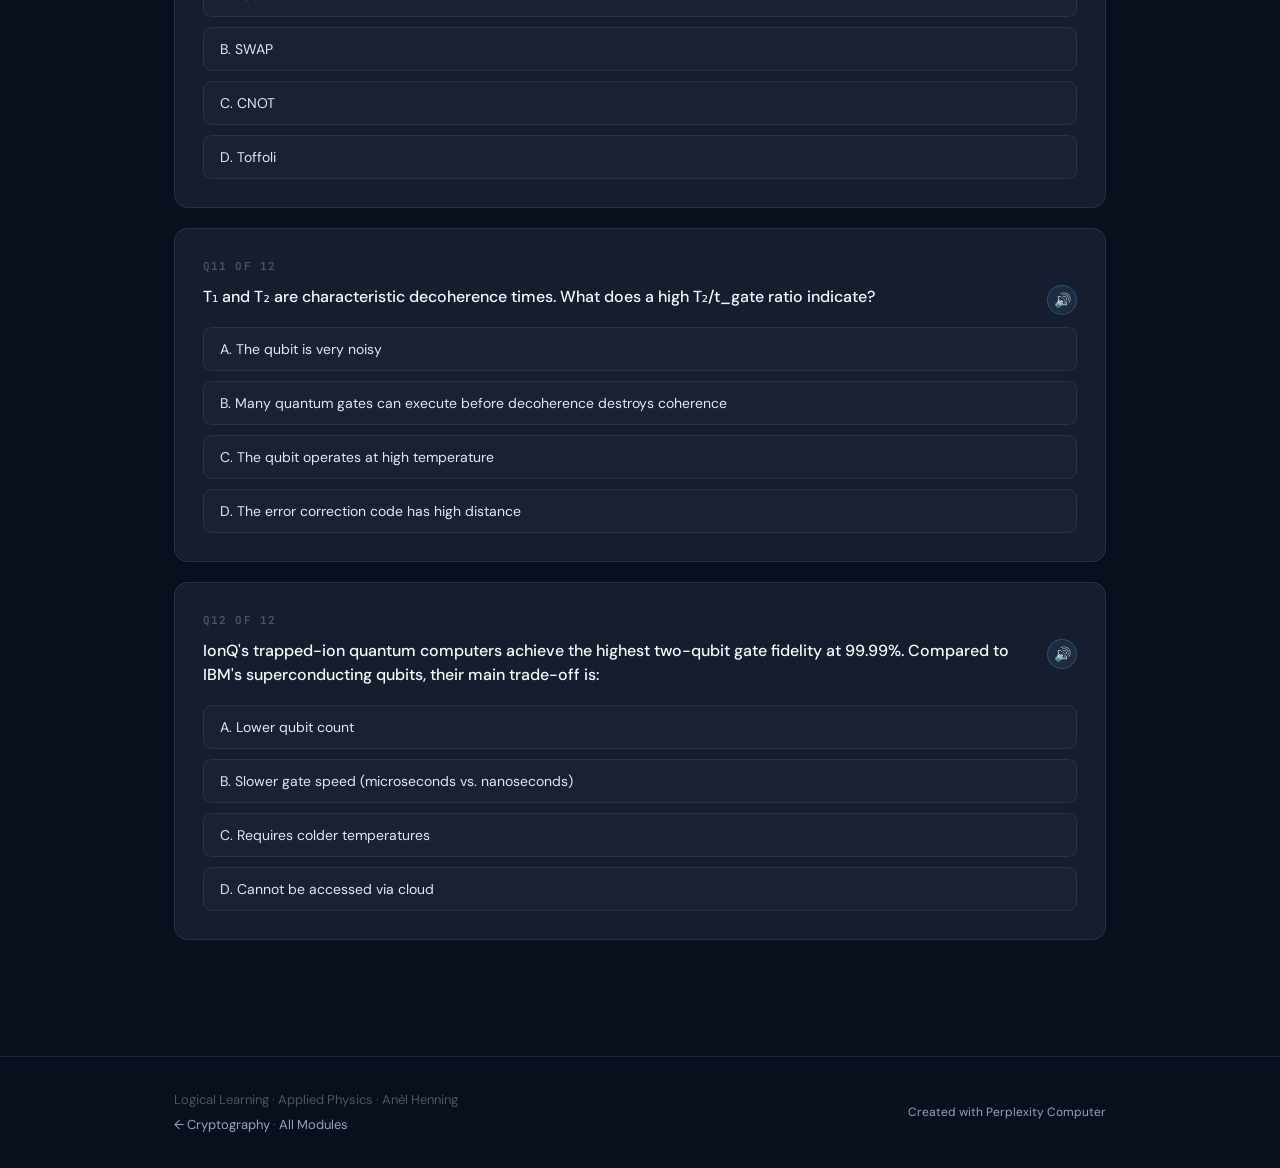
<file: physics.html>
<!DOCTYPE html>
<html lang="en">
<head>
<!--
   ______                            __
  / ____/___  ____ ___  ____  __  __/ /____  _____
 / /   / __ \/ __ `__ \/ __ \/ / / / __/ _ \/ ___/
/ /___/ /_/ / / / / / / /_/ / /_/ / /_/  __/ /
\____/\____/_/ /_/ /_/ .___/\__,_/\__/\___/_/
                    /_/  Created with Perplexity Computer
-->
<meta name="generator" content="Perplexity Computer">
<meta name="author" content="Perplexity Computer">
<meta property="og:see_also" content="https://www.perplexity.ai/computer">
<link rel="author" href="https://www.perplexity.ai/computer">
<meta charset="UTF-8">
<meta name="viewport" content="width=device-width, initial-scale=1.0">
<title>Physics for Software Engineers — Logical Learning</title>
<link rel="preconnect" href="https://fonts.googleapis.com">
<link rel="preconnect" href="https://fonts.gstatic.com" crossorigin>
<link href="https://fonts.googleapis.com/css2?family=DM+Sans:ital,opsz,wght@0,9..40,300;0,9..40,400;0,9..40,500;0,9..40,600;0,9..40,700&family=JetBrains+Mono:wght@400;500&display=swap" rel="stylesheet">
<link rel="stylesheet" href="module.css">
<style>
  :root { --mod-color: #06b6d4; --mod-glow: rgba(6,182,212,0.12); }

  /* Physics-specific mnemonic styling */
  .mnemonic { background: rgba(6,182,212,0.08); border-color: rgba(6,182,212,0.2); }
  .mnemonic-label { color: #06b6d4; }

  /* Equation block */
  .eq-block {
    background: rgba(13,19,38,0.8); border: 1px solid var(--border);
    border-radius: 10px; padding: 16px 20px; margin: 14px 0;
    font-family: 'JetBrains Mono', monospace; font-size: 13px;
    color: #06b6d4; text-align: center; line-height: 1.8;
  }
  .eq-block .eq-label {
    font-size: 11px; font-weight: 600; text-transform: uppercase;
    letter-spacing: 0.1em; color: var(--text-faint); text-align: left;
    margin-bottom: 8px; display: block;
  }

  /* Gate matrix styling */
  .gate-grid {
    display: grid; grid-template-columns: repeat(auto-fill, minmax(200px, 1fr));
    gap: 12px; margin: 14px 0;
  }
  .gate-box {
    background: rgba(13,19,38,0.8); border: 1px solid var(--border);
    border-radius: 10px; padding: 14px; text-align: center;
  }
  .gate-box .gate-name {
    font-size: 14px; font-weight: 600; color: #06b6d4; margin-bottom: 6px;
  }
  .gate-box .gate-matrix {
    font-family: 'JetBrains Mono', monospace; font-size: 12px;
    color: var(--text-muted); line-height: 1.6;
  }
  .gate-box .gate-desc {
    font-size: 11px; color: var(--text-faint); margin-top: 6px;
  }

  /* Researcher cards */
  .researcher-grid {
    display: grid; grid-template-columns: repeat(auto-fill, minmax(290px, 1fr));
    gap: 16px; margin-top: 20px;
  }
  .researcher-card {
    background: var(--bg-card); border: 1px solid var(--border);
    border-radius: 14px; padding: 20px; transition: border-color 0.2s;
  }
  .researcher-card:hover { border-color: rgba(6,182,212,0.4); }
  .researcher-card .rc-name {
    font-size: 16px; font-weight: 600; color: var(--white); margin-bottom: 2px;
  }
  .researcher-card .rc-title {
    font-size: 12px; color: #06b6d4; font-weight: 500; margin-bottom: 4px;
  }
  .researcher-card .rc-inst {
    font-size: 12px; color: var(--text-faint); margin-bottom: 10px;
  }
  .researcher-card .rc-relevance {
    font-size: 13px; color: var(--text-muted); line-height: 1.6;
  }
  .researcher-card .rc-link {
    display: inline-block; margin-top: 10px; font-size: 12px; font-weight: 600;
    color: #06b6d4; text-decoration: none; transition: opacity 0.2s;
  }
  .researcher-card .rc-link:hover { opacity: 0.7; }
  .researcher-card .rc-category {
    display: inline-block; padding: 2px 8px; border-radius: 10px; font-size: 10px;
    font-weight: 600; text-transform: uppercase; letter-spacing: 0.08em;
    margin-bottom: 10px;
  }
  .cat-a { background: rgba(6,182,212,0.12); color: #06b6d4; border: 1px solid rgba(6,182,212,0.25); }
  .cat-b { background: rgba(167,139,250,0.12); color: #a78bfa; border: 1px solid rgba(167,139,250,0.25); }
  .cat-c { background: rgba(34,197,94,0.12); color: #22c55e; border: 1px solid rgba(34,197,94,0.25); }
  .cat-d { background: rgba(245,158,11,0.12); color: #f59e0b; border: 1px solid rgba(245,158,11,0.25); }

  /* References list */
  .ref-list { list-style: none; padding: 0; counter-reset: ref; }
  .ref-list li {
    counter-increment: ref; padding: 10px 0 10px 40px; position: relative;
    font-size: 13px; color: var(--text-muted); line-height: 1.65;
    border-bottom: 1px solid rgba(99,179,237,0.05);
  }
  .ref-list li::before {
    content: counter(ref) ".";
    position: absolute; left: 0; top: 10px;
    font-family: 'JetBrains Mono', monospace; font-size: 12px;
    color: #06b6d4; font-weight: 600; width: 30px; text-align: right;
  }
  .ref-list li:last-child { border-bottom: none; }
  .ref-list li a { color: #06b6d4; text-decoration: none; word-break: break-all; }
  .ref-list li a:hover { text-decoration: underline; }
  .ref-list li em { font-style: italic; color: var(--text); }

  /* Section divider */
  .part-divider {
    padding: 32px 0 12px; margin-top: 24px;
    border-top: 1px solid var(--border);
  }
  .part-divider .part-label {
    font-size: 11px; font-weight: 600; text-transform: uppercase;
    letter-spacing: 0.12em; color: #06b6d4;
  }
  .part-divider .part-title {
    font-size: 22px; font-weight: 700; color: var(--white); margin-top: 4px;
  }

  /* Allow large concept bodies to expand fully */
  .concept-card.open .concept-body { max-height: 5000px; }

  /* ── TOPIC NAV BAR ── */
  .topic-nav {
    position: sticky;
    top: 53px; /* below main nav */
    z-index: 90;
    background: rgba(10,15,30,0.95);
    backdrop-filter: blur(12px);
    border-bottom: 1px solid var(--border);
    padding: 14px 0;
    overflow-x: auto;
    -webkit-overflow-scrolling: touch;
  }
  .topic-nav::-webkit-scrollbar { height: 0; }
  .topic-nav-inner {
    max-width: 1080px;
    margin: 0 auto;
    padding: 0 24px;
  }
  .topic-group-label {
    font-size: 10px;
    font-weight: 600;
    text-transform: uppercase;
    letter-spacing: 0.12em;
    color: var(--text-faint);
    margin-bottom: 8px;
  }
  .topic-group-label:not(:first-child) {
    margin-top: 10px;
  }
  .topic-pills {
    display: flex;
    flex-wrap: wrap;
    gap: 6px;
  }
  .topic-pill {
    display: inline-flex;
    align-items: center;
    gap: 5px;
    padding: 4px 12px;
    border-radius: 20px;
    font-size: 12px;
    font-weight: 500;
    text-decoration: none;
    color: var(--text-muted);
    background: rgba(99,179,237,0.06);
    border: 1px solid rgba(99,179,237,0.1);
    transition: all 0.2s;
    white-space: nowrap;
  }
  .topic-pill:hover {
    color: #06b6d4;
    background: rgba(6,182,212,0.12);
    border-color: rgba(6,182,212,0.3);
  }
  .topic-pill .pill-icon {
    font-size: 13px;
    line-height: 1;
  }

  .concept-card[id] {
    scroll-margin-top: 140px;
  }
</style>
</head>
<body>
<nav>
  <div class="container">
    <div class="nav-inner">
      <a href="index.html" class="nav-brand">Logical <span>Learning</span></a>
      <div class="nav-links">
  <a href="logika-learning.html">Intro</a>
  <a href="cornell-notes.html">Cornell Notes</a>
  <a href="security-plus.html">Security+</a>
  <a href="pentest.html">Pen+</a>
  <a href="physics.html">Physics</a>
  <a href="https://anelhenning2-collab.github.io/contact-hub/" target="_blank">Contact Us</a>
</div>
    </div>
  </div>
</nav>

<header class="module-header">
  <div class="container">
    <a href="index.html" class="back-link">← All Modules</a>
    <div class="domain-badge">Applied Physics</div>
    <h1>Physics for Software Engineers &amp; Cybersecurity Analysts</h1>
    <p>Electromagnetic theory, semiconductor physics, thermodynamics of computing, quantum mechanics, quantum algorithms, post-quantum cryptography, and quantum hardware — the physical foundations that define the limits and capabilities of every system you build or secure.</p>
    <div class="mod-progress">
      <div class="mod-progress-bar"><div class="mod-progress-fill" id="modProgress" style="width:0%"></div></div>
      <span class="mod-progress-label" id="modProgressLabel">0 / 16 concepts</span>
    </div>
  </div>
</header>

<!-- ── TOPIC NAVIGATION ── -->
<div class="topic-nav">
  <div class="topic-nav-inner">
    <div class="topic-group-label">Classical Physics</div>
    <div class="topic-pills">
      <a href="#em-theory" class="topic-pill"><span class="pill-icon">📡</span> EM Theory</a>
      <a href="#semiconductors" class="topic-pill"><span class="pill-icon">🔌</span> Semiconductors</a>
      <a href="#photonics" class="topic-pill"><span class="pill-icon">💡</span> Photonics</a>
      <a href="#thermodynamics" class="topic-pill"><span class="pill-icon">🌡️</span> Thermodynamics</a>
    </div>
    <div class="topic-group-label">Quantum Physics</div>
    <div class="topic-pills">
      <a href="#wave-particle" class="topic-pill"><span class="pill-icon">🌊</span> Wave-Particle</a>
      <a href="#superposition" class="topic-pill"><span class="pill-icon">⚛️</span> Superposition</a>
      <a href="#entanglement" class="topic-pill"><span class="pill-icon">🔗</span> Entanglement</a>
      <a href="#tunneling" class="topic-pill"><span class="pill-icon">🕳️</span> Tunneling</a>
      <a href="#quantum-states" class="topic-pill"><span class="pill-icon">📐</span> Dirac Notation</a>
      <a href="#bloch-sphere" class="topic-pill"><span class="pill-icon">🌐</span> Bloch Sphere</a>
      <a href="#quantum-gates" class="topic-pill"><span class="pill-icon">🔀</span> Gates</a>
      <a href="#quantum-algorithms" class="topic-pill"><span class="pill-icon">⚡</span> Algorithms</a>
      <a href="#error-correction" class="topic-pill"><span class="pill-icon">🛡️</span> Error Correction</a>
      <a href="#quantum-crypto" class="topic-pill"><span class="pill-icon">🔐</span> Crypto</a>
      <a href="#decoherence" class="topic-pill"><span class="pill-icon">📉</span> Decoherence</a>
      <a href="#quantum-hardware" class="topic-pill"><span class="pill-icon">🖥️</span> Hardware</a>
    </div>
  </div>
</div>

<!-- ═══════════════════════════════════════════════════════════ -->
<!--  PART 1: PHYSICS FOUNDATIONS                                -->
<!-- ═══════════════════════════════════════════════════════════ -->
<section class="concepts">
  <div class="container">
    <div class="part-divider" style="border-top:none; padding-top:0;">
      <div class="part-label">Part 1</div>
      <div class="part-title">Physics Foundations</div>
    </div>
    <div class="section-label">Classical physics concepts critical to computing &amp; security</div>

    <!-- 1. Electromagnetic Theory -->
    <div class="concept-card fade-in" id="em-theory" data-concept="0">
      <div class="concept-header" onclick="toggleConcept(this)">
        <div class="concept-icon">📡</div>
        <div class="concept-title-wrap">
          <div class="concept-title">Electromagnetic Theory &amp; Signal Propagation</div>
          <div class="concept-subtitle">Maxwell's Equations · Shannon's Theorem · Path Loss · TEMPEST</div>
        </div>
        <div class="concept-chevron">▼</div>
      </div>
      <div class="concept-body">
        <p>Every wireless communication system — from Wi-Fi to 5G to satellite links — operates according to <strong>Maxwell's equations</strong>, the four fundamental laws governing electric and magnetic fields (Griffiths &amp; Schroeter, 2018). For software engineers, understanding EM theory explains bandwidth limits, signal interference, and side-channel vulnerabilities.</p>

        <div class="eq-block">
          <span class="eq-label">Shannon's Channel Capacity Theorem</span>
          C = B log₂(1 + S/N)
          <br><small style="color:var(--text-faint);">C = channel capacity (bits/s) · B = bandwidth (Hz) · S/N = signal-to-noise ratio</small>
        </div>

        <p><strong>Shannon's theorem</strong> (C = B log₂(1 + S/N)) is a direct consequence of electromagnetic signal physics. The physical bandwidth of a channel bounds the maximum achievable data rate. This is why 5G uses higher-frequency millimeter waves — more bandwidth — at the cost of shorter range due to increased path loss.</p>

        <p><strong>Free-space path loss</strong> follows the inverse-square law: FSPL = (4πdf/c)², where d is distance, f is frequency, and c is the speed of light. Higher frequencies experience greater path loss, which is why 5G millimeter-wave signals require dense cell deployments.</p>

        <p><strong>Relevance to cybersecurity:</strong></p>
        <ul style="font-size:13px; color:var(--text-muted); margin: 8px 0 14px 20px; line-height:1.7;">
          <li><strong>TEMPEST attacks</strong>: Every electronic device emits unintentional electromagnetic radiation that correlates with internal data processing. The NSA's TEMPEST program classifies techniques to intercept EM emanations from monitors, keyboards, and CPUs at distances up to hundreds of meters (Kocher et al., 1999).</li>
          <li><strong>RF jamming &amp; interference</strong>: Wireless networks can be disrupted by intentional EM interference — a denial-of-service attack at the physical layer.</li>
          <li><strong>Antenna design &amp; directional attacks</strong>: Understanding antenna radiation patterns enables targeted wireless attacks (Evil Twin APs, deauthentication attacks).</li>
        </ul>

        <div class="mnemonic"><div class="mnemonic-label">Key Insight</div>Every digital system is ultimately an electromagnetic system. Side-channel attacks exploit the gap between the logical abstraction (software) and the physical reality (EM fields, power consumption, heat).</div>
      </div>
    </div>

    <!-- 2. Semiconductor Physics -->
    <div class="concept-card fade-in" id="semiconductors" data-concept="1">
      <div class="concept-header" onclick="toggleConcept(this)">
        <div class="concept-icon">🔬</div>
        <div class="concept-title-wrap">
          <div class="concept-title">Semiconductor Physics &amp; Computing</div>
          <div class="concept-subtitle">Band Theory · MOSFET · Power Analysis · Rowhammer</div>
        </div>
        <div class="concept-chevron">▼</div>
      </div>
      <div class="concept-body">
        <p>Every transistor — the building block of CPUs, GPUs, FPGAs, and memory chips — is a <strong>quantum mechanical device</strong>. Semiconductor physics explains how hardware works at the atomic level and reveals exploitable vulnerabilities (Seabaugh &amp; Zhang, 2010).</p>

        <table class="comp-table">
          <thead><tr><th>Concept</th><th>Explanation</th><th>Security Implication</th></tr></thead>
          <tbody>
            <tr><td>Band Theory</td><td>Electrons occupy energy bands separated by band gaps (~1 eV for Si). Conductors, insulators, and semiconductors differ by gap size.</td><td>Basis for all transistor operation</td></tr>
            <tr><td>Doping &amp; p-n Junctions</td><td>Donor/acceptor atoms create n-type/p-type regions. The p-n junction is the basis of diodes and transistors.</td><td>Hardware Trojans at transistor level</td></tr>
            <tr><td>MOSFET Operation</td><td>Gate voltage modulates channel conductivity. Gate oxides approaching atomic layers → quantum tunneling leakage.</td><td>Moore's Law physical limits</td></tr>
            <tr><td>Johnson-Nyquist Noise</td><td>S_V = 4k_BT·R — thermal noise sets the noise floor for ADCs and RF receivers.</td><td>Affects side-channel signal quality</td></tr>
          </tbody>
        </table>

        <p><strong>Power analysis attacks (SPA/DPA):</strong> The dynamic power consumption of a CMOS circuit (P = α C V² f) correlates with data being processed. Simple and differential power analysis can extract cryptographic keys from smart cards, HSMs, and embedded devices (Kocher et al., 1999).</p>

        <p><strong>Rowhammer attacks:</strong> Repeated electrical access to one row of DRAM cells induces bit flips in adjacent rows through capacitive coupling — an exploitable vulnerability arising directly from semiconductor physics.</p>

        <div class="mnemonic"><div class="mnemonic-label">Key Insight</div>Hardware vulnerabilities (Rowhammer, power analysis, EM emanations) are <strong>physics problems</strong>, not software bugs. You cannot patch the laws of physics — only mitigate their exploitation through shielding, constant-time code, and power-noise injection.</div>
      </div>
    </div>

    <!-- 3. Photonics -->
    <div class="concept-card fade-in" id="photonics" data-concept="2">
      <div class="concept-header" onclick="toggleConcept(this)">
        <div class="concept-icon">💡</div>
        <div class="concept-title-wrap">
          <div class="concept-title">Photonics &amp; Optical Computing</div>
          <div class="concept-subtitle">Fiber Optics · LiDAR · QKD · Photonic Integrated Circuits</div>
        </div>
        <div class="concept-chevron">▼</div>
      </div>
      <div class="concept-body">
        <p>Photonics — the science of generating, controlling, and detecting light — is increasingly central to computing and networking (Strikis et al., 2025).</p>

        <table class="comp-table">
          <thead><tr><th>Technology</th><th>How It Works</th><th>Application</th></tr></thead>
          <tbody>
            <tr><td>Optical Fiber</td><td>Total internal reflection confines light in glass fiber. ~0.2 dB/km attenuation at 1550 nm.</td><td>Global internet backbone, WDM multiplexing</td></tr>
            <tr><td>Photonic ICs (PICs)</td><td>Waveguides, modulators, detectors integrated on silicon chips.</td><td>PsiQuantum's photonic quantum computers</td></tr>
            <tr><td>Optical Interconnects</td><td>VCSELs and photodetectors replace copper at ever-shorter distances.</td><td>Data center rack-to-rack and chip-to-chip</td></tr>
            <tr><td>LiDAR</td><td>Time-of-flight measurement of laser pulses for 3D mapping.</td><td>Autonomous vehicles, GlideCart navigation</td></tr>
          </tbody>
        </table>

        <p><strong>Fiber tapping:</strong> Physical layer interception requires bending the fiber to extract evanescent field coupling. Optical time-domain reflectometry (OTDR) can detect unauthorized splices.</p>
        <p><strong>Quantum Key Distribution (QKD)</strong> uses the quantum properties of photons (polarization states) to distribute cryptographic keys with information-theoretic security (Bennett &amp; Brassard, 1984).</p>

        <div class="mnemonic"><div class="mnemonic-label">GlideCart Connection</div>LiDAR is the primary navigation sensor for autonomous systems like GlideCart. Photonic technologies bridge classical hardware (LiDAR, fiber optics) and quantum hardware (photonic quantum computers, QKD).</div>
      </div>
    </div>

    <!-- 4. Thermodynamics -->
    <div class="concept-card fade-in" id="thermodynamics" data-concept="3">
      <div class="concept-header" onclick="toggleConcept(this)">
        <div class="concept-icon">🌡️</div>
        <div class="concept-title-wrap">
          <div class="concept-title">Thermodynamics of Computing</div>
          <div class="concept-subtitle">Landauer's Principle · Reversible Computing · Entropy &amp; Key Generation</div>
        </div>
        <div class="concept-chevron">▼</div>
      </div>
      <div class="concept-body">
        <p>The relationship between information processing and thermodynamics has deep implications for energy efficiency, hardware design, and fundamental computing limits (Landauer, 1961; Bérut et al., 2012).</p>

        <div class="eq-block">
          <span class="eq-label">Landauer's Principle (1961)</span>
          E_min = k_B · T · ln2 ≈ 2.9 × 10⁻²¹ J per bit (at 300 K)
          <br><small style="color:var(--text-faint);">The minimum energy required to erase one bit of information</small>
        </div>

        <p>Rolf Landauer proved that <strong>erasing one bit of information</strong> must dissipate at least k_BT·ln2 of energy as heat. Modern processors dissipate ~10⁹ times more energy per operation than this fundamental limit — indicating enormous room for efficiency improvement, but also a hard physical floor.</p>

        <table class="comp-table">
          <thead><tr><th>Implication</th><th>Detail</th></tr></thead>
          <tbody>
            <tr><td>Reversible Computing</td><td>If operations are thermodynamically reversible (no information erasure), power consumption approaches zero. Motivates adiabatic computing research.</td></tr>
            <tr><td>Data Center Cooling</td><td>Large data centers consume 10–50 MW. Chip thermal management (liquid cooling, phase-change) is grounded in thermodynamics.</td></tr>
            <tr><td>Quantum Computer Cooling</td><td>Superconducting quantum processors operate at ~15 millikelvin — colder than outer space — requiring dilution refrigerators.</td></tr>
            <tr><td>Entropy &amp; Key Generation</td><td>The second law guarantees truly random processes exist, providing the physical basis for hardware random number generators (HRNGs) in cryptographic key generation.</td></tr>
          </tbody>
        </table>

        <p><strong>Von Neumann-Landauer entropy:</strong> The minimum thermodynamic entropy decrease associated with a quantum measurement is S = k_B·ln2 per qubit, connecting quantum mechanics and thermodynamics.</p>

        <div class="mnemonic"><div class="mnemonic-label">Key Insight</div>Information is physical. Erasing a bit costs energy. True randomness comes from physical entropy. These aren't abstractions — they're engineering constraints on every computing system.</div>
      </div>
    </div>

    <!-- ═══════════════════════════════════════════════════════ -->
    <!--  PART 2: QUANTUM PHYSICS                                -->
    <!-- ═══════════════════════════════════════════════════════ -->
    <div class="part-divider">
      <div class="part-label">Part 2</div>
      <div class="part-title">Quantum Physics</div>
    </div>
    <div class="section-label">The physics underpinning quantum computing, quantum cryptography, and the post-quantum transition</div>

    <!-- 5. Wave-Particle Duality -->
    <div class="concept-card fade-in" id="wave-particle" data-concept="4">
      <div class="concept-header" onclick="toggleConcept(this)">
        <div class="concept-icon">🌊</div>
        <div class="concept-title-wrap">
          <div class="concept-title">Wave-Particle Duality</div>
          <div class="concept-subtitle">Double-Slit Experiment · de Broglie Wavelength · Born Rule</div>
        </div>
        <div class="concept-chevron">▼</div>
      </div>
      <div class="concept-body">
        <p>Wave-particle duality is one of the most counterintuitive and foundational principles of quantum mechanics. Every quantum entity — electrons, photons, atoms — exhibits both wave-like and particle-like behavior depending on the experimental context (Griffiths &amp; Schroeter, 2018; de Broglie, 1925).</p>

        <div class="diagram">
          <div style="color:#06b6d4; margin-bottom:8px; font-size:13px; font-weight:600;">The Double-Slit Experiment:</div>
          Source → | | → Detector Screen
                   |S|    (one electron at a time)
                   |L|
                   |I|    After many electrons:
                   |T|    ██░░██░░██░░██  ← Interference pattern!
                   | |
          <br>
          Each electron lands at a single point (particle),
          but the statistical distribution forms an interference
          pattern (wave) — as if each electron interfered with itself.
        </div>

        <div class="eq-block">
          <span class="eq-label">de Broglie Wavelength (1924)</span>
          λ = h / p
          <br><small style="color:var(--text-faint);">λ = wavelength · h = Planck's constant · p = momentum</small>
        </div>

        <p><strong>Historical milestones:</strong></p>
        <ul style="font-size:13px; color:var(--text-muted); margin: 8px 0 14px 20px; line-height:1.7;">
          <li>1801 — Thomas Young's double-slit experiment demonstrated light's wave nature</li>
          <li>1905 — Einstein explained the photoelectric effect (E = hf) — light as particles (photons)</li>
          <li>1924 — de Broglie proposed matter has wave nature with λ = h/p</li>
          <li>1927 — Davisson and Germer confirmed electron diffraction experimentally</li>
        </ul>

        <p><strong>Born rule:</strong> The quantum state is described by a wave function ψ(x, t). The probability of finding the particle at position x is |ψ(x,t)|² — quantum mechanics is inherently probabilistic (Sakurai &amp; Napolitano, 2017).</p>

        <p><strong>Complementarity principle (Bohr):</strong> Wave and particle behaviors are complementary. When you measure which slit an electron passed through, the interference pattern disappears.</p>

        <div class="mnemonic"><div class="mnemonic-label">Computing Relevance</div>The wave nature of electrons explains quantum tunneling (limiting transistor scaling), electron diffraction (chip defect inspection), and photon behavior (QKD security).</div>
      </div>
    </div>

    <!-- 6. Superposition -->
    <div class="concept-card fade-in" id="superposition" data-concept="5">
      <div class="concept-header" onclick="toggleConcept(this)">
        <div class="concept-icon">⚛️</div>
        <div class="concept-title-wrap">
          <div class="concept-title">Quantum Superposition</div>
          <div class="concept-subtitle">Probability Amplitudes · Exponential State Space · Interference</div>
        </div>
        <div class="concept-chevron">▼</div>
      </div>
      <div class="concept-body">
        <p>Superposition is one of the two foundational pillars of quantum computing power (the other being entanglement). In classical computing, a bit is either 0 or 1. In quantum mechanics, a system can exist in a <strong>linear combination of multiple states simultaneously</strong> (Nielsen &amp; Chuang, 2010).</p>

        <div class="eq-block">
          <span class="eq-label">General Qubit State</span>
          |ψ⟩ = α|0⟩ + β|1⟩
          <br><small style="color:var(--text-faint);">|α|² + |β|² = 1 · Probabilities: P(0) = |α|² , P(1) = |β|²</small>
        </div>

        <table class="comp-table">
          <thead><tr><th>Feature</th><th>Classical Bit</th><th>Qubit</th></tr></thead>
          <tbody>
            <tr><td>State</td><td>Either 0 or 1</td><td>α|0⟩ + β|1⟩ (both simultaneously)</td></tr>
            <tr><td>n units</td><td>Holds exactly 1 value</td><td>Superposition of 2ⁿ values</td></tr>
            <tr><td>50 units</td><td>One 50-bit number</td><td>2⁵⁰ ≈ 10¹⁵ states simultaneously</td></tr>
            <tr><td>Measurement</td><td>Read without disturbance</td><td>Collapses to |0⟩ or |1⟩ (irreversible)</td></tr>
          </tbody>
        </table>

        <p><strong>Interference:</strong> Because amplitudes are complex numbers, they can interfere constructively (adding up) or destructively (canceling). Quantum algorithms amplify correct answers and cancel wrong ones through controlled interference.</p>

        <p><strong>The Hadamard gate (H)</strong> creates superposition: applying H to |0...0⟩ creates an equal superposition of all 2ⁿ computational basis states. This is the gateway to quantum parallelism (Preskill, 1998).</p>

        <div class="mnemonic"><div class="mnemonic-label">Key Concept</div>Superposition is NOT "the qubit is 0 and 1 at the same time" — it exists in a <strong>probability amplitude space</strong> where measurement forces a definite outcome. The power comes from manipulating amplitudes <em>before</em> measurement.</div>
      </div>
    </div>

    <!-- 7. Entanglement -->
    <div class="concept-card fade-in" id="entanglement" data-concept="6">
      <div class="concept-header" onclick="toggleConcept(this)">
        <div class="concept-icon">🔗</div>
        <div class="concept-title-wrap">
          <div class="concept-title">Quantum Entanglement</div>
          <div class="concept-subtitle">Bell States · Bell Inequalities · EPR Paradox · Quantum Teleportation</div>
        </div>
        <div class="concept-chevron">▼</div>
      </div>
      <div class="concept-body">
        <p>Entanglement is the phenomenon where quantum states of two or more particles become correlated such that the state of each particle cannot be described independently — even when separated by arbitrarily large distances. Einstein called it "spooky action at a distance" (Bell, 1964; Ekert, 1991).</p>

        <div class="eq-block">
          <span class="eq-label">Bell State (Maximally Entangled)</span>
          |Φ⁺⟩ = (1/√2)(|00⟩ + |11⟩)
          <br><small style="color:var(--text-faint);">Cannot be written as |ψ_A⟩ ⊗ |ψ_B⟩ — the particles are inseparable</small>
        </div>

        <p>If qubit A is measured as |0⟩, qubit B instantaneously collapses to |0⟩; if A gives |1⟩, B gives |1⟩ — regardless of distance.</p>

        <p><strong>Bell's theorem (1964):</strong> John Bell proved that if quantum correlations were due to local hidden variables, they would satisfy certain mathematical inequalities (Bell inequalities). Experiments by Aspect (1982), Hensen et al. (2015, loophole-free), and others have repeatedly <strong>violated</strong> Bell inequalities, confirming that entanglement is genuinely non-local (Bell, 1964).</p>

        <p><strong>How entanglement is created:</strong></p>
        <ul style="font-size:13px; color:var(--text-muted); margin: 8px 0 14px 20px; line-height:1.7;">
          <li><strong>SPDC:</strong> A photon through a nonlinear crystal splits into two entangled photons</li>
          <li><strong>Quantum gates:</strong> H gate + CNOT on |00⟩ creates the Bell state |Φ⁺⟩</li>
          <li><strong>Atomic interactions:</strong> Controlled collisions or photon exchange</li>
        </ul>

        <table class="comp-table">
          <thead><tr><th>Application</th><th>Description</th></tr></thead>
          <tbody>
            <tr><td>Quantum Teleportation</td><td>Transmit an unknown quantum state via entanglement + classical channel (no FTL information)</td></tr>
            <tr><td>Quantum Dense Coding</td><td>Send 2 classical bits using 1 qubit via pre-shared entanglement</td></tr>
            <tr><td>Quantum Computing</td><td>Multi-qubit entanglement enables quantum parallelism (Shor's exponential speedup)</td></tr>
            <tr><td>E91 Protocol</td><td>Entanglement-based QKD — Bell inequality violation certifies key security (Ekert, 1991)</td></tr>
          </tbody>
        </table>

        <p>With <strong>300 entangled qubits</strong>, the system inhabits a Hilbert space with 2³⁰⁰ dimensions — vastly exceeding the number of atoms in the observable universe (Nielsen &amp; Chuang, 2010).</p>

        <div class="mnemonic"><div class="mnemonic-label">Key Concept</div>Entanglement is a resource, not communication. No information travels faster than light. The classical channel is always required. But entanglement enables computational and cryptographic feats impossible classically.</div>
      </div>
    </div>

    <!-- 8. Quantum Tunneling -->
    <div class="concept-card fade-in" id="tunneling" data-concept="7">
      <div class="concept-header" onclick="toggleConcept(this)">
        <div class="concept-icon">🚇</div>
        <div class="concept-title-wrap">
          <div class="concept-title">Quantum Tunneling</div>
          <div class="concept-subtitle">Transmission Coefficient · Flash Memory · Josephson Junctions · MOSFET Leakage</div>
        </div>
        <div class="concept-chevron">▼</div>
      </div>
      <div class="concept-body">
        <p>Quantum tunneling is the phenomenon by which a particle penetrates and passes through a potential energy barrier that it would classically be forbidden to cross. It arises from the wave nature of particles (Seabaugh &amp; Zhang, 2010).</p>

        <div class="eq-block">
          <span class="eq-label">Transmission Coefficient (Tunneling Probability)</span>
          T ≈ exp(−2κL) , where κ = √(2m(V₀−E)) / ℏ
          <br><small style="color:var(--text-faint);">L = barrier width · V₀ = barrier height · E = particle energy · m = mass</small>
        </div>

        <p><strong>Key observations:</strong> Tunneling probability decreases exponentially with barrier width L, increases for lighter particles, and decreases with the barrier height above the particle's energy.</p>

        <table class="comp-table">
          <thead><tr><th>Application</th><th>Mechanism</th><th>Impact</th></tr></thead>
          <tbody>
            <tr><td>Flash Memory</td><td>Fowler-Nordheim tunneling through thin gate oxide traps charge on floating gate</td><td>How flash drives write/erase data</td></tr>
            <tr><td>Tunnel Diodes</td><td>Heavily doped p-n junctions exploit tunneling for ultra-fast switching</td><td>High-frequency oscillators</td></tr>
            <tr><td>STM Microscope</td><td>Tunneling current varies exponentially with tip-surface distance</td><td>Atomic-resolution imaging</td></tr>
            <tr><td>MOSFET Leakage</td><td>Gate oxides below ~2 nm → direct tunneling becomes dominant leakage</td><td>Limits transistor scaling</td></tr>
            <tr><td>Josephson Junctions</td><td>Cooper pairs tunnel through thin insulator between superconductors</td><td>Basis of IBM/Google quantum processors</td></tr>
            <tr><td>D-Wave Annealing</td><td>Quantum tunneling escapes local minima in optimization landscapes</td><td>Optimization faster than classical annealing</td></tr>
          </tbody>
        </table>

        <div class="mnemonic"><div class="mnemonic-label">Key Insight</div>Quantum tunneling is both a problem (MOSFET leakage limits Moore's Law) and a resource (flash memory, Josephson junctions, quantum annealing). The same physics that limits classical computing enables quantum computing.</div>
      </div>
    </div>

    <!-- 9. Quantum States & Dirac Notation -->
    <div class="concept-card fade-in" id="quantum-states" data-concept="8">
      <div class="concept-header" onclick="toggleConcept(this)">
        <div class="concept-icon">📐</div>
        <div class="concept-title-wrap">
          <div class="concept-title">Quantum States &amp; Dirac Notation</div>
          <div class="concept-subtitle">Kets · Bra-Ket · Density Matrices · Hilbert Space</div>
        </div>
        <div class="concept-chevron">▼</div>
      </div>
      <div class="concept-body">
        <p>Paul Dirac introduced bra-ket notation in 1939 as a compact mathematical language for quantum mechanics. It is now universally used in quantum computing (Nielsen &amp; Chuang, 2010; Sakurai &amp; Napolitano, 2017).</p>

        <table class="comp-table">
          <thead><tr><th>Notation</th><th>Name</th><th>Meaning</th></tr></thead>
          <tbody>
            <tr><td>|ψ⟩</td><td>Ket</td><td>State vector in Hilbert space. |0⟩ = [1,0]ᵀ, |1⟩ = [0,1]ᵀ</td></tr>
            <tr><td>⟨ψ|</td><td>Bra</td><td>Conjugate transpose of ket. ⟨0| = [1,0], ⟨1| = [0,1]</td></tr>
            <tr><td>⟨φ|ψ⟩</td><td>Inner product</td><td>Complex number. ⟨0|0⟩ = 1 (normalized), ⟨0|1⟩ = 0 (orthogonal)</td></tr>
            <tr><td>|ψ⟩⟨φ|</td><td>Outer product</td><td>Matrix/operator. |ψ⟩⟨ψ| is a projector onto |ψ⟩</td></tr>
            <tr><td>⟨ψ|Ô|ψ⟩</td><td>Expectation value</td><td>Average measurement outcome for observable Ô in state |ψ⟩</td></tr>
          </tbody>
        </table>

        <p><strong>Physical qubit implementations:</strong></p>
        <ul style="font-size:13px; color:var(--text-muted); margin: 8px 0 14px 20px; line-height:1.7;">
          <li>Spin-up/spin-down states of an electron</li>
          <li>Two lowest energy levels of a trapped ion (IonQ)</li>
          <li>Two polarization states of a photon (PsiQuantum)</li>
          <li>Two energy levels of a superconducting circuit — transmon (IBM, Google)</li>
          <li>Ground/excited state of a neutral atom (QuEra)</li>
        </ul>

        <p><strong>Multi-qubit states:</strong> Two qubits span a 4-dimensional Hilbert space: |ψ⟩ = a₀₀|00⟩ + a₀₁|01⟩ + a₁₀|10⟩ + a₁₁|11⟩. In general, n qubits require 2ⁿ complex numbers — the source of quantum computational power.</p>

        <p><strong>Density matrices:</strong> A mixed state (statistical ensemble due to decoherence) is described by ρ = Σᵢ pᵢ |ψᵢ⟩⟨ψᵢ| where pᵢ are classical probabilities with Σpᵢ = 1.</p>

        <div class="mnemonic"><div class="mnemonic-label">Key Concept</div>Dirac notation is the "programming language" of quantum mechanics. |0⟩ and |1⟩ are the quantum analog of bits 0 and 1. Master bra-ket notation and everything else in quantum computing follows.</div>
      </div>
    </div>

    <!-- 10. Bloch Sphere -->
    <div class="concept-card fade-in" id="bloch-sphere" data-concept="9">
      <div class="concept-header" onclick="toggleConcept(this)">
        <div class="concept-icon">🌐</div>
        <div class="concept-title-wrap">
          <div class="concept-title">The Bloch Sphere</div>
          <div class="concept-subtitle">Parameterization · Visual Representation · Gates as Rotations</div>
        </div>
        <div class="concept-chevron">▼</div>
      </div>
      <div class="concept-body">
        <p>The Bloch sphere is a geometric representation of the state space of a single qubit. It maps every pure qubit state to a unique point on the surface of a unit sphere, providing intuitive visualization of quantum operations (Nielsen &amp; Chuang, 2010).</p>

        <div class="eq-block">
          <span class="eq-label">Bloch Sphere Parameterization</span>
          |ψ⟩ = cos(θ/2)|0⟩ + e^(iφ) sin(θ/2)|1⟩
          <br><small style="color:var(--text-faint);">θ ∈ [0, π] (polar angle) · φ ∈ [0, 2π) (azimuthal angle)</small>
        </div>

        <table class="comp-table">
          <thead><tr><th>Point</th><th>Angles</th><th>State</th></tr></thead>
          <tbody>
            <tr><td>North pole (+Z)</td><td>θ = 0</td><td>|0⟩</td></tr>
            <tr><td>South pole (−Z)</td><td>θ = π</td><td>|1⟩</td></tr>
            <tr><td>+X axis</td><td>θ = π/2, φ = 0</td><td>(|0⟩+|1⟩)/√2 = |+⟩</td></tr>
            <tr><td>−X axis</td><td>θ = π/2, φ = π</td><td>(|0⟩−|1⟩)/√2 = |−⟩</td></tr>
            <tr><td>+Y axis</td><td>θ = π/2, φ = π/2</td><td>(|0⟩+i|1⟩)/√2</td></tr>
            <tr><td>−Y axis</td><td>θ = π/2, φ = 3π/2</td><td>(|0⟩−i|1⟩)/√2</td></tr>
          </tbody>
        </table>

        <div class="diagram">
          <div style="color:#06b6d4; margin-bottom:8px; font-size:13px; font-weight:600;">Bloch Sphere Visualization:</div>
                      |0⟩  (North pole)
                       ●
                      /|\
                     / | \
              |−⟩ ●---|---● |+⟩    ← equator = superposition states
                     \ | /
                      \|/
                       ●
                      |1⟩  (South pole)

          Single-qubit gates = rotations of the Bloch vector:
          • Pauli-X: 180° around X-axis (bit flip)
          • Pauli-Z: 180° around Z-axis (phase flip)
          • Hadamard: 180° around axis bisecting X and Z
        </div>

        <p><strong>Mixed states</strong> (caused by decoherence) are points <em>inside</em> the sphere (Bloch vector length &lt; 1). The center represents the maximally mixed state ρ = I/2.</p>

        <p><strong>Limitation:</strong> The Bloch sphere represents single-qubit states only. Entangled multi-qubit states require higher-dimensional Hilbert spaces that cannot be visualized on a single sphere (Preskill, 1998).</p>

        <div class="mnemonic"><div class="mnemonic-label">Key Concept</div>The Bloch sphere is your visual debugger for single-qubit operations. North pole = |0⟩, South pole = |1⟩, Equator = superposition states. Every quantum gate is a rotation on this sphere.</div>
      </div>
    </div>

    <!-- 11. Quantum Gates -->
    <div class="concept-card fade-in" id="quantum-gates" data-concept="10">
      <div class="concept-header" onclick="toggleConcept(this)">
        <div class="concept-icon">🔀</div>
        <div class="concept-title-wrap">
          <div class="concept-title">Quantum Gates</div>
          <div class="concept-subtitle">Pauli X/Y/Z · Hadamard · CNOT · Toffoli · SWAP · Universality</div>
        </div>
        <div class="concept-chevron">▼</div>
      </div>
      <div class="concept-body">
        <p>Quantum gates are reversible transformations on qubit states, represented by <strong>unitary matrices</strong> (U†U = I). All quantum gates preserve total probability and are reversible — a fundamental difference from classical gates like AND/OR (Nielsen &amp; Chuang, 2010).</p>

        <p style="font-size:13px; font-weight:600; color:var(--white); margin-bottom:10px;">Single-Qubit Gates:</p>
        <div class="gate-grid">
          <div class="gate-box">
            <div class="gate-name">Pauli-X</div>
            <div class="gate-matrix">[ 0  1 ]<br>[ 1  0 ]</div>
            <div class="gate-desc">Bit flip: |0⟩↔|1⟩ (quantum NOT)</div>
          </div>
          <div class="gate-box">
            <div class="gate-name">Pauli-Y</div>
            <div class="gate-matrix">[ 0  −i ]<br>[ i   0 ]</div>
            <div class="gate-desc">Combined bit + phase flip</div>
          </div>
          <div class="gate-box">
            <div class="gate-name">Pauli-Z</div>
            <div class="gate-matrix">[ 1   0 ]<br>[ 0  −1 ]</div>
            <div class="gate-desc">Phase flip: |1⟩ → −|1⟩</div>
          </div>
          <div class="gate-box">
            <div class="gate-name">Hadamard (H)</div>
            <div class="gate-matrix">(1/√2) [ 1   1 ]<br>&nbsp;&nbsp;&nbsp;&nbsp;&nbsp;&nbsp;&nbsp;[ 1  −1 ]</div>
            <div class="gate-desc">Creates superposition: H|0⟩ = |+⟩</div>
          </div>
          <div class="gate-box">
            <div class="gate-name">S Gate</div>
            <div class="gate-matrix">[ 1  0 ]<br>[ 0  i ]</div>
            <div class="gate-desc">π/2 phase to |1⟩</div>
          </div>
          <div class="gate-box">
            <div class="gate-name">T Gate</div>
            <div class="gate-matrix">[ 1       0      ]<br>[ 0  e^(iπ/4) ]</div>
            <div class="gate-desc">π/4 phase to |1⟩ · {H,T} is universal</div>
          </div>
        </div>

        <p style="font-size:13px; font-weight:600; color:var(--white); margin: 16px 0 10px;">Multi-Qubit Gates:</p>
        <div class="gate-grid">
          <div class="gate-box">
            <div class="gate-name">CNOT</div>
            <div class="gate-matrix">[ 1 0 0 0 ]<br>[ 0 1 0 0 ]<br>[ 0 0 0 1 ]<br>[ 0 0 1 0 ]</div>
            <div class="gate-desc">If control=|1⟩, flip target. Creates entanglement.</div>
          </div>
          <div class="gate-box">
            <div class="gate-name">Toffoli (CCNOT)</div>
            <div class="gate-matrix">3-qubit: flip target only<br>when BOTH controls = |1⟩</div>
            <div class="gate-desc">Universal for classical reversible computation</div>
          </div>
          <div class="gate-box">
            <div class="gate-name">SWAP</div>
            <div class="gate-matrix">Exchanges states of<br>two qubits = 3 CNOTs</div>
            <div class="gate-desc">|ψ⟩|φ⟩ → |φ⟩|ψ⟩</div>
          </div>
        </div>

        <p><strong>Universality:</strong> A gate set is universal if any n-qubit unitary can be approximated to arbitrary precision. Universal sets include: <strong>{H, CNOT, T}</strong>, {Toffoli, H}, and {CNOT, all single-qubit unitaries} (Di Vincenzo, 1995).</p>

        <div class="mnemonic"><div class="mnemonic-label">Key Concept</div>H + CNOT = entanglement factory (creates Bell states). H + T = any single-qubit rotation (Solovay-Kitaev theorem). {H, CNOT, T} = universal quantum computation. These three gates are all you need.</div>
      </div>
    </div>

    <!-- 12. Quantum Algorithms -->
    <div class="concept-card fade-in" id="quantum-algorithms" data-concept="11">
      <div class="concept-header" onclick="toggleConcept(this)">
        <div class="concept-icon">⚡</div>
        <div class="concept-title-wrap">
          <div class="concept-title">Quantum Algorithms</div>
          <div class="concept-subtitle">Shor's · Grover's · QAOA · VQE</div>
        </div>
        <div class="concept-chevron">▼</div>
      </div>
      <div class="concept-body">
        <p>Quantum algorithms exploit superposition, interference, and entanglement to solve specific problems exponentially or polynomially faster than the best known classical algorithms (Shor, 1994; Grover, 1996; Farhi et al., 2014).</p>

        <p style="font-size:14px; font-weight:600; color:#06b6d4; margin: 16px 0 8px;">Shor's Algorithm (1994) — Integer Factorization</p>
        <div class="diagram">
          <div style="color:#06b6d4; margin-bottom:8px; font-size:13px; font-weight:600;">How Shor's Algorithm Works:</div>
          Step 1: Reduce factoring to order-finding:
                  find period r of f(x) = aˣ mod N

          Step 2: Quantum Fourier Transform (QFT) finds r efficiently
                  QFT maps periodic function → frequency peaks at multiples of 1/r

          Step 3: Classical post-processing:
                  gcd(a^(r/2) ± 1, N) → factors with high probability

          Classical: exp(O(n^⅓ log^⅔ n)) — sub-exponential
          Quantum:   O((log N)² log log N) — POLYNOMIAL ← exponential speedup!
        </div>
        <p><strong>Security impact:</strong> A fault-tolerant quantum computer running Shor's would break <strong>RSA, Diffie-Hellman, and ECC</strong>. Estimates: ~20 million physical qubits needed to break RSA-2048 in 8 hours. This motivates the urgent PQC transition (NIST, 2024a).</p>

        <p style="font-size:14px; font-weight:600; color:#06b6d4; margin: 16px 0 8px;">Grover's Algorithm (1996) — Unstructured Search</p>
        <div class="diagram">
          <div style="color:#06b6d4; margin-bottom:8px; font-size:13px; font-weight:600;">Grover's Search Steps:</div>
          1. Initialize n qubits → equal superposition of all N = 2ⁿ states
          2. Apply oracle O_ω → flips phase of target: O_ω|ω⟩ = −|ω⟩
          3. Apply diffusion operator (inversion about the average)
             → amplifies marked state amplitude
          4. Repeat ~π√N/4 times, then measure

          Classical: O(N) checks needed
          Quantum:   O(√N) checks — QUADRATIC speedup
        </div>
        <p><strong>Security impact:</strong> Grover's effectively halves symmetric key security. <strong>AES-128</strong> → only 64-bit quantum security. <strong>AES-256</strong> → 128-bit quantum security (considered quantum-safe) (Grover, 1996).</p>

        <p style="font-size:14px; font-weight:600; color:#06b6d4; margin: 16px 0 8px;">QAOA — Quantum Approximate Optimization (Farhi et al., 2014)</p>
        <table class="comp-table">
          <thead><tr><th>Step</th><th>Description</th></tr></thead>
          <tbody>
            <tr><td>1. Encode</td><td>Map optimization problem to cost Hamiltonian H_C (ground state = optimal solution)</td></tr>
            <tr><td>2. Apply layers</td><td>p alternating layers of cost unitary e^(−iγH_C) and mixing unitary e^(−iβH_B)</td></tr>
            <tr><td>3. Measure &amp; optimize</td><td>Measure ⟨H_C⟩, classically optimize γ and β via gradient descent</td></tr>
            <tr><td>4. Extract</td><td>Repeat until convergence; measure to extract approximate solution</td></tr>
          </tbody>
        </table>
        <p><strong>GlideCart relevance:</strong> QAOA is directly applicable to Vehicle Routing Problem (VRP) and Traveling Salesman Problem (TSP) — optimal delivery paths for an autonomous cart. Encodable as QUBO. IBM Quantum demonstrated convergence in ~25 iterations (Farhi et al., 2014).</p>

        <p style="font-size:14px; font-weight:600; color:#06b6d4; margin: 16px 0 8px;">VQE — Variational Quantum Eigensolver (Peruzzo et al., 2014)</p>
        <p>A hybrid quantum-classical algorithm that finds ground state energy of quantum systems. Choose ansatz U(θ), prepare |ψ(θ)⟩ on quantum hardware, measure E(θ) = ⟨ψ(θ)|H|ψ(θ)⟩, and classically optimize θ. By the variational principle, E(θ) ≥ E₀, so minimization converges toward the ground state. Applications: drug discovery, materials science, battery design (Peruzzo et al., 2014).</p>

        <div class="mnemonic"><div class="mnemonic-label">Algorithm Summary</div><strong>Shor's</strong> = breaks RSA (exponential speedup). <strong>Grover's</strong> = fast search (quadratic speedup, halves key length). <strong>QAOA</strong> = optimization on NISQ hardware (GlideCart routing). <strong>VQE</strong> = quantum chemistry simulation.</div>
      </div>
    </div>

    <!-- 13. Quantum Error Correction -->
    <div class="concept-card fade-in" id="error-correction" data-concept="12">
      <div class="concept-header" onclick="toggleConcept(this)">
        <div class="concept-icon">🛡️</div>
        <div class="concept-title-wrap">
          <div class="concept-title">Quantum Error Correction</div>
          <div class="concept-subtitle">Repetition Codes · Steane [7,1,3] · Surface Codes · Fault-Tolerant Thresholds</div>
        </div>
        <div class="concept-chevron">▼</div>
      </div>
      <div class="concept-body">
        <p>Quantum information is extraordinarily fragile. Unlike classical bits, qubits suffer from bit-flip errors (X), phase-flip errors (Z), and decoherence. The <strong>no-cloning theorem</strong> prevents redundant copying, so quantum error correction must encode logical qubits into larger entangled states (Steane, 1996; Calderbank &amp; Shor, 1996).</p>

        <p style="font-size:14px; font-weight:600; color:#06b6d4; margin: 16px 0 8px;">Repetition Code (Bit-Flip Protection)</p>
        <div class="diagram">
          <div style="color:#06b6d4; margin-bottom:8px; font-size:13px; font-weight:600;">3-Qubit Repetition Code:</div>
          Encode: |0_L⟩ = |000⟩ ,  |1_L⟩ = |111⟩

          If one qubit flips: |010⟩ → majority vote → correct!

          Limitation: Only corrects bit-flip errors, not phase flips.
        </div>

        <p style="font-size:14px; font-weight:600; color:#06b6d4; margin: 16px 0 8px;">Steane [[7,1,3]] Code (1996)</p>
        <table class="comp-table">
          <thead><tr><th>Property</th><th>Detail</th></tr></thead>
          <tbody>
            <tr><td>Encoding</td><td>1 logical qubit in 7 physical qubits</td></tr>
            <tr><td>Error correction</td><td>Corrects any single-qubit error (both bit-flip and phase-flip)</td></tr>
            <tr><td>Distance</td><td>3 — corrects up to 1 error, detects up to 2</td></tr>
            <tr><td>Based on</td><td>Classical [7,4,3] Hamming code (CSS construction)</td></tr>
            <tr><td>Implementation</td><td>9 CNOT + 4 Hadamard gates; demonstrated on trapped-ion and superconducting platforms (Steane, 1996)</td></tr>
          </tbody>
        </table>

        <p style="font-size:14px; font-weight:600; color:#06b6d4; margin: 16px 0 8px;">Surface Codes — The Leading Approach</p>
        <p>Surface codes are favored by Google, IBM, and Microsoft for large-scale fault-tolerant quantum computing. Physical qubits are arranged on a 2D grid; a <strong>distance-d surface code</strong> encodes 1 logical qubit in ~d² physical qubits and corrects up to ⌊(d−1)/2⌋ errors (Acharya et al., 2024).</p>

        <p><strong>Google Willow (2024) breakthrough:</strong> Distance-7 code on 101 qubits achieved <strong>0.143% ± 0.003%</strong> logical error per cycle. Logical error rate suppressed by factor Λ = 2.14 ± 0.02 when code distance increased by 2. First convincing demonstration of <strong>below-threshold</strong> operation (Acharya et al., 2024).</p>

        <table class="comp-table">
          <thead><tr><th>Code Type</th><th>Threshold</th><th>Notes</th></tr></thead>
          <tbody>
            <tr><td>Surface code</td><td>~0.5–1% per gate</td><td>Most hardware-compatible</td></tr>
            <tr><td>Concatenated codes</td><td>~10⁻³–10⁻⁴</td><td>Theoretical; harder experimentally</td></tr>
            <tr><td>Color codes</td><td>~0.1–0.2%</td><td>Advantages for transversal gates</td></tr>
          </tbody>
        </table>

        <div class="mnemonic"><div class="mnemonic-label">Fault-Tolerance Theorem</div>If physical error rates per gate are below threshold p_th (~1% for surface codes), then arbitrarily accurate quantum computation is possible at polynomial overhead cost (Knill et al., 1998; Aharonov &amp; Ben-Or, 1997).</div>
      </div>
    </div>

    <!-- 14. Quantum Cryptography & Post-Quantum -->
    <div class="concept-card fade-in" id="quantum-crypto" data-concept="13">
      <div class="concept-header" onclick="toggleConcept(this)">
        <div class="concept-icon">🔐</div>
        <div class="concept-title-wrap">
          <div class="concept-title">Quantum Cryptography &amp; Post-Quantum</div>
          <div class="concept-subtitle">BB84 Protocol · QKD · NIST FIPS 203/204/205 · Lattice Cryptography</div>
        </div>
        <div class="concept-chevron">▼</div>
      </div>
      <div class="concept-body">
        <p>Quantum cryptography uses the laws of physics — rather than computational hardness assumptions — to achieve provably secure communication (Bennett &amp; Brassard, 1984).</p>

        <p style="font-size:14px; font-weight:600; color:#06b6d4; margin: 16px 0 8px;">BB84 Protocol (Bennett &amp; Brassard, 1984)</p>
        <div class="diagram">
          <div style="color:#06b6d4; margin-bottom:8px; font-size:13px; font-weight:600;">BB84 QKD Protocol Steps:</div>
          1. Alice prepares photons in random polarization states:
             Rectilinear (+): → (0) or ↑ (1)
             Diagonal    (×): ↗ (0) or ↘ (1)

          2. Alice → sends photons → Bob (quantum channel)

          3. Bob measures each photon using random basis (+) or (×)

          4. Sifting: Compare bases over classical channel.
             Keep only matching-basis bits (~50%) → "sifted key"

          5. Error check: Compare random subset → estimate QBER
             If QBER > ~11% → ABORT (eavesdropping detected!)

          6. Post-processing: Error correction + privacy amplification
             → Final secure key

          Security: Heisenberg uncertainty + no-cloning theorem
                    → ANY eavesdropping introduces detectable errors
        </div>

        <p><strong>QKD landscape:</strong></p>
        <table class="comp-table">
          <thead><tr><th>Protocol</th><th>Year</th><th>Type</th><th>Key Feature</th></tr></thead>
          <tbody>
            <tr><td>BB84</td><td>1984</td><td>Prepare-and-measure</td><td>Polarization states (Bennett &amp; Brassard, 1984)</td></tr>
            <tr><td>B92</td><td>1992</td><td>Prepare-and-measure</td><td>Only 2 non-orthogonal states</td></tr>
            <tr><td>E91 (Ekert)</td><td>1991</td><td>Entanglement-based</td><td>Bell inequality violation certifies security (Ekert, 1991)</td></tr>
            <tr><td>SARG04</td><td>2004</td><td>Prepare-and-measure</td><td>Improved vs. photon-number-splitting attacks</td></tr>
            <tr><td>CV-QKD</td><td>2000s</td><td>Continuous variable</td><td>Gaussian states, standard detectors</td></tr>
          </tbody>
        </table>

        <p style="font-size:14px; font-weight:600; color:#06b6d4; margin: 16px 0 8px;">NIST Post-Quantum Cryptography Standards (August 2024)</p>
        <table class="comp-table">
          <thead><tr><th>Standard</th><th>Algorithm</th><th>Type</th><th>Mathematical Basis</th></tr></thead>
          <tbody>
            <tr><td>FIPS 203</td><td>ML-KEM (Kyber)</td><td>Key encapsulation</td><td>Module lattice (Learning With Errors)</td></tr>
            <tr><td>FIPS 204</td><td>ML-DSA (Dilithium)</td><td>Digital signature</td><td>Module lattice</td></tr>
            <tr><td>FIPS 205</td><td>SLH-DSA (SPHINCS+)</td><td>Digital signature</td><td>Stateless hash-based</td></tr>
          </tbody>
        </table>
        <p>Lattice problems (Learning With Errors, Shortest Vector Problem) are believed hard for both classical and quantum computers — no known quantum speedup. NIST IR 8547 mandates federal migration to PQC by 2025–2026, with full migration by 2035 (NIST, 2024d).</p>

        <p><strong>"Harvest Now, Decrypt Later" (HNDL):</strong> Adversaries store encrypted data today to decrypt once quantum computers arrive. This makes immediate PQC migration critical — even though large-scale quantum computers are years away.</p>

        <div class="mnemonic"><div class="mnemonic-label">Dual Strategy</div><strong>PQC</strong> (FIPS 203/204/205) = deploy NOW on existing hardware for software security. <strong>QKD</strong> = deploy for high-assurance point-to-point links (government, finance). Use <strong>hybrid classical+PQC</strong> encryption as a transition measure.</div>
      </div>
    </div>

    <!-- 15. Decoherence & Noise -->
    <div class="concept-card fade-in" id="decoherence" data-concept="14">
      <div class="concept-header" onclick="toggleConcept(this)">
        <div class="concept-icon">📉</div>
        <div class="concept-title-wrap">
          <div class="concept-title">Decoherence &amp; Noise Models</div>
          <div class="concept-subtitle">T₁/T₂ Times · Depolarizing · Amplitude Damping · Magic State Distillation</div>
        </div>
        <div class="concept-chevron">▼</div>
      </div>
      <div class="concept-body">
        <p>Decoherence is the process by which a quantum system loses its coherent quantum properties through unintended interactions with its environment. It is the <strong>primary obstacle</strong> to building useful quantum computers (Abanin et al., 2019).</p>

        <table class="comp-table">
          <thead><tr><th>Parameter</th><th>Symbol</th><th>Definition</th><th>Typical Values</th></tr></thead>
          <tbody>
            <tr><td>Relaxation time</td><td>T₁</td><td>Time for excited → ground state decay</td><td>Superconducting: 10–500 μs; Ions: ~100 s</td></tr>
            <tr><td>Dephasing time</td><td>T₂</td><td>Time for phase coherence decay</td><td>T₂ ≤ 2T₁</td></tr>
            <tr><td>Gate time</td><td>t_gate</td><td>Time to perform one quantum gate</td><td>SC: ~10–100 ns; Ions: ~1–100 μs</td></tr>
            <tr><td>Coherence ratio</td><td>T₂/t_gate</td><td>Gates possible before decoherence</td><td>Need &gt;10,000 for fault tolerance</td></tr>
          </tbody>
        </table>

        <p style="font-size:14px; font-weight:600; color:#06b6d4; margin: 16px 0 8px;">Standard Noise Models</p>
        <table class="comp-table">
          <thead><tr><th>Model</th><th>Formula</th><th>Physical Meaning</th></tr></thead>
          <tbody>
            <tr><td>Depolarizing</td><td>ε(ρ) = (1−p)ρ + p·I/2</td><td>With probability p, qubit replaced by completely mixed state</td></tr>
            <tr><td>Amplitude damping</td><td>|1⟩ decays to |0⟩</td><td>Models T₁ relaxation (spontaneous emission)</td></tr>
            <tr><td>Dephasing</td><td>Off-diagonals of ρ decay</td><td>Models T₂ dephasing without energy loss</td></tr>
            <tr><td>Pauli channel</td><td>Random {I, X, Y, Z} errors</td><td>Standard model for surface code threshold calculations</td></tr>
          </tbody>
        </table>

        <p><strong>Magic state distillation:</strong> Universal fault-tolerant quantum computation requires high-quality T gates (non-Clifford). These cannot be implemented transversally in most codes, requiring distillation of high-fidelity T states from many noisy ones. QuEra and Harvard demonstrated the first logical-level magic state distillation in 2025 — a key milestone (Bluvstein et al., 2024).</p>

        <div class="mnemonic"><div class="mnemonic-label">Key Concept</div>Decoherence is the enemy. T₂/t_gate &gt; 10,000 is the target. Trapped ions have the best coherence times (seconds) but slowest gates. Superconducting qubits are fast but decohere in microseconds. The race is to push error rates below threshold before decoherence destroys the computation.</div>
      </div>
    </div>

    <!-- 16. Quantum Hardware -->
    <div class="concept-card fade-in" id="quantum-hardware" data-concept="15">
      <div class="concept-header" onclick="toggleConcept(this)">
        <div class="concept-icon">🖥️</div>
        <div class="concept-title-wrap">
          <div class="concept-title">Quantum Hardware Platforms</div>
          <div class="concept-subtitle">IonQ · IBM · Google · PsiQuantum · QuEra — Comparison</div>
        </div>
        <div class="concept-chevron">▼</div>
      </div>
      <div class="concept-body">
        <p>Four major physical platforms compete for quantum advantage, each with distinct trade-offs (Duan &amp; Monroe, 2010; Acharya et al., 2024; Strikis et al., 2025; Bluvstein et al., 2024).</p>

        <p style="font-size:14px; font-weight:600; color:#06b6d4; margin: 16px 0 8px;">Platform Comparison</p>
        <table class="comp-table">
          <thead><tr><th>Property</th><th>Trapped Ion (IonQ)</th><th>Superconducting (IBM/Google)</th><th>Photonic (PsiQuantum)</th><th>Neutral Atom (QuEra)</th></tr></thead>
          <tbody>
            <tr><td>Coherence</td><td style="color:#22c55e;">Excellent (s–min)</td><td>Good (μs–ms)</td><td style="color:#22c55e;">Excellent</td><td style="color:#22c55e;">Excellent (s)</td></tr>
            <tr><td>Gate Speed</td><td>Slow (μs)</td><td style="color:#22c55e;">Fast (ns)</td><td>Moderate</td><td>Moderate (μs)</td></tr>
            <tr><td>Fidelity</td><td style="color:#22c55e;">Highest (99.99%)</td><td>High (99.5–99.9%)</td><td>Moderate</td><td>High (99.5%+)</td></tr>
            <tr><td>Scalability</td><td>Modular</td><td style="color:#22c55e;">CMOS-compatible</td><td style="color:#22c55e;">CMOS-compatible</td><td>Tweezer arrays</td></tr>
            <tr><td>Temperature</td><td>Room + trap</td><td style="color:#f59e0b;">15 mK (cryo)</td><td style="color:#22c55e;">Room temp</td><td style="color:#22c55e;">Near room temp</td></tr>
            <tr><td>Connectivity</td><td style="color:#22c55e;">All-to-all</td><td>Limited grid</td><td>Flexible</td><td style="color:#22c55e;">Reconfigurable</td></tr>
          </tbody>
        </table>

        <p style="font-size:14px; font-weight:600; color:var(--white); margin: 16px 0 8px;">Key Milestones (2024–2025):</p>
        <ul style="font-size:13px; color:var(--text-muted); margin: 8px 0 14px 20px; line-height:1.7;">
          <li><strong>IonQ Forte Enterprise:</strong> Commercially deployed on AWS, Azure, Google Cloud. 99.99% two-qubit fidelity. Targeting &gt;2M physical qubits by end of decade (Duan &amp; Monroe, 2010).</li>
          <li><strong>IBM Condor/Heron:</strong> 1,000+ qubit processors deployed. Heavy-hex connectivity. Million-qubit target by end of decade.</li>
          <li><strong>Google Willow (2024):</strong> Below-threshold surface code on 105 qubits. Benchmark: 10²⁵ years on classical supercomputer (Acharya et al., 2024).</li>
          <li><strong>PsiQuantum (2025):</strong> Silicon photonics modules with 98.9% single-photon detector efficiency. Room-temperature, CMOS-compatible manufacturing (Strikis et al., 2025).</li>
          <li><strong>Harvard/MIT/QuEra (2025):</strong> 448-atom processor, 96 logical qubits, 400+ logical entangling gates below fault-tolerance threshold. First logical-level magic state distillation (Bluvstein et al., 2024).</li>
        </ul>

        <div class="mnemonic"><div class="mnemonic-label">Platform Summary</div><strong>IonQ</strong> = highest fidelity, slow gates, cloud-accessible. <strong>IBM/Google</strong> = fastest gates, CMOS scalable, needs cryo. <strong>PsiQuantum</strong> = room temp, photonic, fab-compatible. <strong>QuEra</strong> = reconfigurable, most advanced fault-tolerant demo.</div>
      </div>
    </div>

    <!-- RESEARCH CONTACTS & REFERENCES — moved to private investor page -->
    <div style="text-align: center; padding: 3rem 1rem; background: rgba(255,255,255,0.02); border-radius: 12px; margin-top: 2rem;">
      <p style="color: rgba(255,255,255,0.5); font-size: 0.95rem;">Research contacts and full APA 7 references are available to authorized investors and research partners.</p>
      <a href="https://anelhenning2-collab.github.io/contact-hub/" target="_blank" style="display: inline-block; margin-top: 1rem; padding: 0.6rem 1.5rem; background: #c8a44a; color: #0d1b3e; border-radius: 999px; text-decoration: none; font-weight: 600; font-size: 0.85rem;">Request Investor Access</a>
    </div>
</section>

<!-- ═══════════════════════════════════════════════════════════ -->
<!--  QUIZ                                                       -->
<!-- ═══════════════════════════════════════════════════════════ -->
<section class="quiz-section">
  <div class="container">
    <div class="quiz-header-row">
      <div class="quiz-title">🧪 Knowledge Check</div>
      <div class="quiz-counter" id="quizCounter">0 / 12 answered</div>
    </div>
    <div id="quizContainer"></div>
    <div class="score-banner" id="scoreBanner">
      <div class="score-num" id="scoreNum">0<span>/12</span></div>
      <div class="score-label">Physics &amp; Quantum Computing Quiz</div>
      <div class="score-grade" id="scoreGrade"></div>
      <div class="score-actions">
        <button class="btn btn-accent" onclick="retakeQuiz()">Retake Quiz</button>
        <a href="index.html" class="btn btn-outline">All Modules</a>
      </div>
    </div>
  </div>
</section>

<footer>
  <div class="container">
    <div class="footer-inner">
      <div>
        <p>Logical Learning · Applied Physics · Anèl Henning</p>
        <p style="margin-top:4px;"><a href="crypto.html">← Cryptography</a> · <a href="index.html">All Modules</a></p>
      </div>
      <p><a href="https://www.perplexity.ai/computer" target="_blank" rel="noopener noreferrer" style="font-size:12px;">Created with Perplexity Computer</a></p>
    </div>
  </div>
</footer>

<script>
const QUESTIONS = [
  {
    q: "A qubit in the state |ψ⟩ = α|0⟩ + β|1⟩ is measured. What happens?",
    opts: ["It remains in superposition", "It collapses to |0⟩ or |1⟩ with probabilities |α|² and |β|²", "Both qubits become entangled", "The amplitudes double"],
    ans: 1,
    exp: "Upon measurement, a qubit in superposition <strong>collapses</strong> to |0⟩ with probability |α|² or |1⟩ with probability |β|². This collapse is irreversible — the superposition is destroyed (Nielsen & Chuang, 2010)."
  },
  {
    q: "Two qubits in the Bell state |Φ⁺⟩ = (1/√2)(|00⟩ + |11⟩) are separated by 100 km. Qubit A is measured as |1⟩. What is qubit B's state?",
    opts: ["|0⟩", "(|0⟩+|1⟩)/√2", "|1⟩", "Unknown until measured independently"],
    ans: 2,
    exp: "In the Bell state |Φ⁺⟩, measuring qubit A as |1⟩ <strong>instantaneously collapses</strong> qubit B to |1⟩ — regardless of distance. This is quantum entanglement. However, no information is transmitted faster than light (Bell, 1964)."
  },
  {
    q: "Shor's algorithm threatens RSA encryption because it can:",
    opts: ["Search unsorted databases in O(√N) time", "Factor large integers in polynomial time", "Clone quantum states for key recovery", "Decrypt AES-256 in constant time"],
    ans: 1,
    exp: "<strong>Shor's algorithm</strong> factors large integers in polynomial time O((log N)²), breaking RSA which relies on factoring difficulty. Grover's does O(√N) search. The no-cloning theorem prevents quantum state copying (Shor, 1994)."
  },
  {
    q: "Grover's algorithm provides a quadratic speedup for unstructured search. What is the security implication for AES-256?",
    opts: ["AES-256 is completely broken", "AES-256 retains 128-bit quantum security", "AES-256 retains 64-bit quantum security", "Grover's cannot be applied to symmetric encryption"],
    ans: 1,
    exp: "Grover's algorithm effectively <strong>halves the key length</strong> for brute-force attacks. AES-256 (256-bit key) retains 128-bit quantum security — still considered secure. AES-128 would drop to only 64-bit security (Grover, 1996)."
  },
  {
    q: "QAOA (Quantum Approximate Optimization Algorithm) is relevant to GlideCart because it can:",
    opts: ["Break the encryption on payment terminals", "Find optimal delivery routes via combinatorial optimization", "Simulate molecular structures for battery design", "Measure quantum states without collapse"],
    ans: 1,
    exp: "<strong>QAOA</strong> is a hybrid quantum-classical algorithm for combinatorial optimization. It can solve Vehicle Routing Problems (VRP) and Traveling Salesman Problems — directly applicable to finding optimal paths for GlideCart (Farhi et al., 2014)."
  },
  {
    q: "Which NIST post-quantum standard provides key encapsulation based on module lattice (Learning With Errors)?",
    opts: ["FIPS 204 (ML-DSA / Dilithium)", "FIPS 205 (SLH-DSA / SPHINCS+)", "FIPS 203 (ML-KEM / Kyber)", "FIPS 140-3"],
    ans: 2,
    exp: "<strong>FIPS 203 (ML-KEM / CRYSTALS-Kyber)</strong> is the NIST standard for lattice-based key encapsulation. FIPS 204 is for digital signatures (Dilithium). FIPS 205 is hash-based signatures (SPHINCS+). FIPS 140-3 is for cryptographic module validation (NIST, 2024a)."
  },
  {
    q: "In the BB84 quantum key distribution protocol, how is eavesdropping detected?",
    opts: ["The key changes color when observed", "The quantum bit error rate (QBER) exceeds ~11%", "Eve's quantum computer decrypts the sifted key", "Entangled photons spontaneously annihilate"],
    ans: 1,
    exp: "In BB84, an eavesdropper must measure photons, which <strong>disturbs their quantum state</strong> (Heisenberg uncertainty principle). This introduces errors detectable by comparing a random subset of the sifted key. If QBER exceeds ~11%, the protocol aborts (Bennett & Brassard, 1984)."
  },
  {
    q: "The fault-tolerance threshold for surface codes is approximately:",
    opts: ["0.001% per gate", "0.01% per gate", "1% per gate", "10% per gate"],
    ans: 2,
    exp: "The surface code fault-tolerance threshold is approximately <strong>~1% per gate</strong>. If physical error rates are below this threshold, quantum error correction improves with larger code distance. Google Willow demonstrated below-threshold operation in 2024 (Acharya et al., 2024; Knill et al., 1998)."
  },
  {
    q: "On the Bloch sphere, the state |+⟩ = (|0⟩+|1⟩)/√2 is located at:",
    opts: ["The north pole (+Z)", "The south pole (−Z)", "The +X axis (equator)", "Inside the sphere (mixed state)"],
    ans: 2,
    exp: "On the Bloch sphere, |0⟩ is the north pole, |1⟩ is the south pole, and superposition states like |+⟩ = (|0⟩+|1⟩)/√2 lie on the <strong>equator</strong>. Specifically, |+⟩ is at the +X axis (θ=π/2, φ=0). Mixed states are inside the sphere (Nielsen & Chuang, 2010)."
  },
  {
    q: "Which quantum gate creates a Bell state when applied after a Hadamard gate on |00⟩?",
    opts: ["Pauli-Z", "SWAP", "CNOT", "Toffoli"],
    ans: 2,
    exp: "Applying Hadamard to the first qubit of |00⟩ creates (|0⟩+|1⟩)|0⟩/√2. Then the <strong>CNOT gate</strong> (controlled-NOT) produces (|00⟩+|11⟩)/√2 — the Bell state |Φ⁺⟩. H + CNOT is the standard Bell state preparation circuit (Nielsen & Chuang, 2010)."
  },
  {
    q: "T₁ and T₂ are characteristic decoherence times. What does a high T₂/t_gate ratio indicate?",
    opts: ["The qubit is very noisy", "Many quantum gates can execute before decoherence destroys coherence", "The qubit operates at high temperature", "The error correction code has high distance"],
    ans: 1,
    exp: "T₂/t_gate is the <strong>coherence ratio</strong> — the number of gates possible before decoherence. A ratio >10,000 is needed for fault-tolerant operation. Trapped ions have the highest ratio due to long coherence times, despite slower gates (Abanin et al., 2019)."
  },
  {
    q: "IonQ's trapped-ion quantum computers achieve the highest two-qubit gate fidelity at 99.99%. Compared to IBM's superconducting qubits, their main trade-off is:",
    opts: ["Lower qubit count", "Slower gate speed (microseconds vs. nanoseconds)", "Requires colder temperatures", "Cannot be accessed via cloud"],
    ans: 1,
    exp: "Trapped-ion gates operate in <strong>microseconds</strong> while superconducting gates run in <strong>nanoseconds</strong> — roughly 1,000× slower. However, ions compensate with much longer coherence times and all-to-all connectivity. IonQ is available on AWS, Azure, and Google Cloud (Duan & Monroe, 2010)."
  }
];

let answered = 0, correct = 0;

function buildQuiz() {
  const container = document.getElementById('quizContainer');
  container.innerHTML = '';
  answered = 0; correct = 0;
  updateCounter();
  document.getElementById('scoreBanner').classList.remove('show');
  QUESTIONS.forEach((q, i) => {
    const card = document.createElement('div');
    card.className = 'quiz-card fade-in';
    card.id = 'qcard-' + i;
    card.innerHTML = `<div class="q-num">Q${i+1} of ${QUESTIONS.length}</div><div class="q-text">${q.q}</div><div class="options">${q.opts.map((o,j)=>`<button class="opt" onclick="answer(${i},${j})">${String.fromCharCode(65+j)}. ${o}</button>`).join('')}</div><div class="explanation" id="exp-${i}">${q.exp}</div>`;
    container.appendChild(card);
  });
  setTimeout(() => document.querySelectorAll('.quiz-card.fade-in').forEach((c,i) => setTimeout(()=>c.classList.add('visible'), i*60)), 100);
}

function answer(qIdx, optIdx) {
  const q = QUESTIONS[qIdx];
  const card = document.getElementById('qcard-' + qIdx);
  if (card.dataset.answered) return;
  card.dataset.answered = '1';
  const opts = card.querySelectorAll('.opt');
  opts.forEach(o => o.disabled = true);
  opts[optIdx].classList.add(optIdx === q.ans ? 'correct' : 'wrong');
  if (optIdx !== q.ans) opts[q.ans].classList.add('correct');
  document.getElementById('exp-' + qIdx).classList.add('show');
  answered++;
  if (optIdx === q.ans) correct++;
  updateCounter();
  if (answered === QUESTIONS.length) setTimeout(showScore, 600);
}

function updateCounter() { document.getElementById('quizCounter').textContent = `${answered} / ${QUESTIONS.length} answered`; }

function showScore() {
  const pct = Math.round((correct / QUESTIONS.length) * 100);
  document.getElementById('scoreNum').innerHTML = `${correct}<span>/${QUESTIONS.length}</span>`;
  let grade, color;
  if (pct >= 90) { grade = '🏆 Excellent — Quantum-ready!'; color = '#22c55e'; }
  else if (pct >= 75) { grade = '✅ Good — Review missed concepts'; color = '#f59e0b'; }
  else if (pct >= 60) { grade = '📖 Keep studying — Focus on explanations'; color = '#f59e0b'; }
  else { grade = '🔄 Needs work — Re-read all concepts first'; color = '#ef4444'; }
  document.getElementById('scoreGrade').innerHTML = `<span style="color:${color}">${grade}</span>`;
  document.getElementById('scoreBanner').classList.add('show');
  document.getElementById('scoreBanner').scrollIntoView({ behavior: 'smooth', block: 'center' });
  localStorage.setItem('secplus_score_physics', JSON.stringify({ correct, total: QUESTIONS.length }));
}

function retakeQuiz() { buildQuiz(); window.scrollTo({ top: document.querySelector('.quiz-section').offsetTop - 80, behavior: 'smooth' }); }

function toggleConcept(header) {
  const card = header.parentElement;
  const wasOpen = card.classList.contains('open');
  card.classList.toggle('open', !wasOpen);
  if (!wasOpen) { conceptsSeen.add(parseInt(card.dataset.concept)); updateConceptProgress(); }
}

const conceptsSeen = new Set();
function updateConceptProgress() {
  const total = document.querySelectorAll('.concept-card').length;
  document.getElementById('modProgress').style.width = (conceptsSeen.size / total * 100) + '%';
  document.getElementById('modProgressLabel').textContent = `${conceptsSeen.size} / ${total} concepts`;
}

const io = new IntersectionObserver(entries => entries.forEach(e => { if (e.isIntersecting) e.target.classList.add('visible'); }), { threshold: 0.1 });
document.querySelectorAll('.fade-in').forEach(el => io.observe(el));
buildQuiz();
</script>
<script src="tts.js"></script>
</body>
</html>
</file>
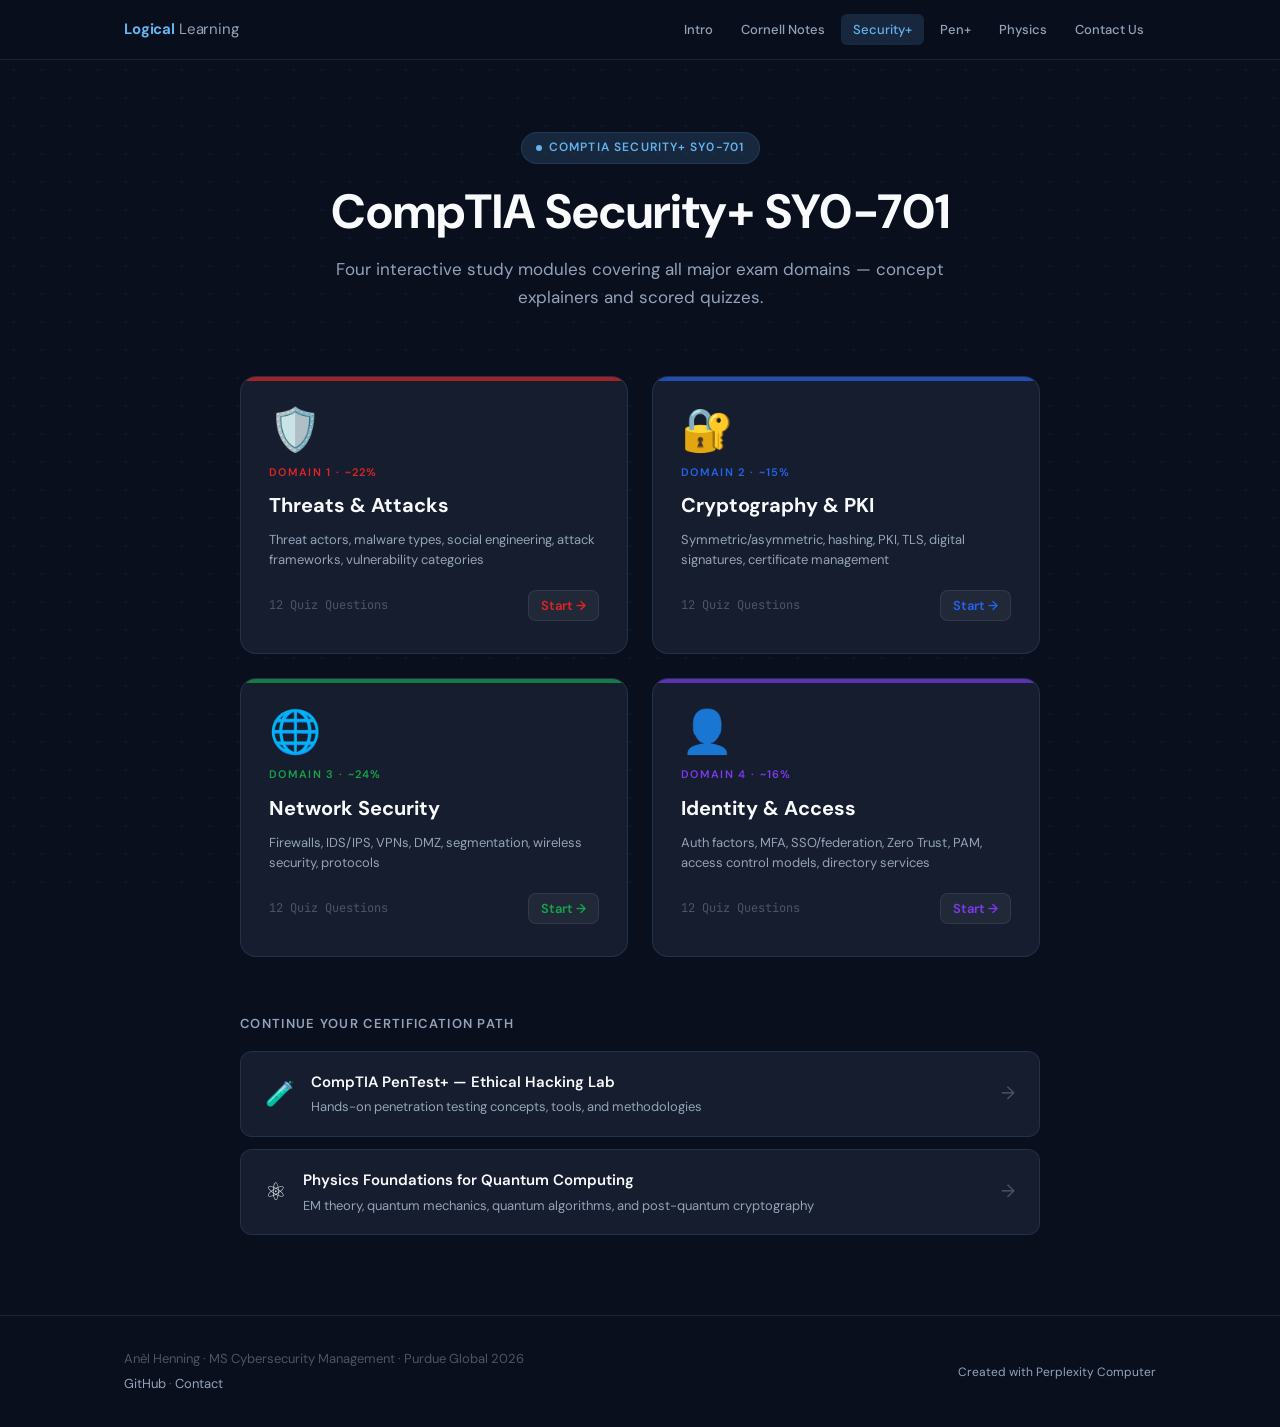
<file: security-plus.html>
<!DOCTYPE html>
<html lang="en">
<head>
<!--
   ______                            __
  / ____/___  ____ ___  ____  __  __/ /____  _____
 / /   / __ \/ __ `__ \/ __ \/ / / / __/ _ \/ ___/
/ /___/ /_/ / / / / / / /_/ / /_/ / /_/  __/ /
\____/\____/_/ /_/ /_/ .___/\__,_/\__/\___/_/
                    /_/
        Created with Perplexity Computer
        https://www.perplexity.ai/computer
-->
<meta name="generator" content="Perplexity Computer">
<meta name="author" content="Perplexity Computer">
<meta property="og:see_also" content="https://www.perplexity.ai/computer">
<link rel="author" href="https://www.perplexity.ai/computer">
<meta charset="UTF-8">
<meta name="viewport" content="width=device-width, initial-scale=1.0">
<title>Security+ SY0-701 Hub — Logical Learning</title>
<meta name="description" content="Four interactive study modules covering all major CompTIA Security+ SY0-701 exam domains — concept explainers and scored quizzes.">
<link rel="preconnect" href="https://fonts.googleapis.com">
<link rel="preconnect" href="https://fonts.gstatic.com" crossorigin>
<link href="https://fonts.googleapis.com/css2?family=DM+Sans:ital,opsz,wght@0,9..40,300;0,9..40,400;0,9..40,500;0,9..40,600;0,9..40,700&family=JetBrains+Mono:wght@400;500&display=swap" rel="stylesheet">
<style>
  :root {
    --bg: #0a0f1e;
    --bg-mid: #111827;
    --bg-card: #161d2e;
    --border: rgba(99,179,237,0.14);
    --accent: #63b3ed;
    --accent-glow: rgba(99,179,237,0.15);
    --green: #22c55e;
    --red: #ef4444;
    --amber: #f59e0b;
    --purple: #a78bfa;
    --text: #e2e8f0;
    --text-muted: #94a3b8;
    --text-faint: #4b5563;
    --white: #f8fafc;
  }

  *, *::before, *::after { box-sizing: border-box; margin: 0; padding: 0; }
  html { scroll-behavior: smooth; }

  body {
    font-family: 'DM Sans', system-ui, sans-serif;
    background: var(--bg);
    color: var(--text);
    line-height: 1.65;
    min-height: 100vh;
  }

  /* Subtle dot grid */
  body::before {
    content: '';
    position: fixed; inset: 0;
    background-image: radial-gradient(rgba(99,179,237,0.07) 1px, transparent 1px);
    background-size: 28px 28px;
    pointer-events: none; z-index: 0;
  }

  .container { max-width: 1080px; margin: 0 auto; padding: 0 24px; position: relative; z-index: 1; }

  /* ── NAV ── */
  nav {
    position: sticky; top: 0; z-index: 100;
    background: rgba(10,15,30,0.92); backdrop-filter: blur(12px);
    border-bottom: 1px solid var(--border);
    padding: 14px 0;
  }
  .nav-inner { display: flex; align-items: center; justify-content: space-between; gap: 16px; flex-wrap: wrap; }
  .nav-brand { font-size: 15px; font-weight: 700; color: var(--accent); text-decoration: none; letter-spacing: -0.01em; }
  .nav-brand span { color: var(--text-muted); font-weight: 400; }
  .nav-links { display: flex; gap: 4px; flex-wrap: wrap; }
  .nav-links a {
    padding: 5px 12px; border-radius: 6px; font-size: 13px; font-weight: 500;
    text-decoration: none; color: var(--text-muted); transition: all 0.2s;
  }
  .nav-links a:hover { color: var(--accent); background: var(--accent-glow); }
  .nav-links a.active { color: var(--accent); background: var(--accent-glow); }

  /* ── HEADER ── */
  .hub-header {
    padding: 72px 0 48px;
    text-align: center;
  }
  .hub-badge {
    display: inline-flex; align-items: center; gap: 7px;
    padding: 5px 14px; border-radius: 20px; font-size: 12px; font-weight: 600;
    background: var(--accent-glow); border: 1px solid var(--border);
    color: var(--accent); text-transform: uppercase; letter-spacing: 0.1em;
    margin-bottom: 20px;
  }
  .hub-badge::before { content: ''; width: 6px; height: 6px; border-radius: 50%; background: var(--accent); animation: pulse 2s infinite; }
  @keyframes pulse { 0%,100%{opacity:1} 50%{opacity:0.3} }

  .hub-header h1 {
    font-size: clamp(30px, 4.5vw, 48px); font-weight: 700;
    line-height: 1.15; color: var(--white);
  }
  .hub-header .subtitle {
    font-size: 17px; color: var(--text-muted);
    max-width: 640px; margin: 16px auto 0; line-height: 1.65;
  }

  /* ── DOMAIN GRID ── */
  .domain-grid {
    display: grid;
    grid-template-columns: repeat(2, 1fr);
    gap: 24px;
    padding: 16px 0 56px;
    max-width: 800px;
    margin: 0 auto;
  }
  @media (max-width: 640px) {
    .domain-grid { grid-template-columns: 1fr; }
  }

  .domain-card {
    background: var(--bg-card);
    border: 1px solid var(--border);
    border-radius: 16px;
    padding: 32px 28px;
    text-decoration: none;
    color: inherit;
    display: flex;
    flex-direction: column;
    gap: 12px;
    min-height: 250px;
    transition: all 0.3s ease;
    position: relative;
    overflow: hidden;
    cursor: pointer;
  }
  .domain-card::before {
    content: '';
    position: absolute;
    top: 0; left: 0; right: 0;
    height: 4px;
    background: var(--card-accent);
    opacity: 0.7;
    transition: opacity 0.3s;
  }
  .domain-card::after {
    content: '';
    position: absolute; inset: 0;
    border-radius: 16px;
    opacity: 0;
    transition: opacity 0.3s;
    pointer-events: none;
  }
  .domain-card:hover {
    border-color: var(--card-accent);
    transform: translateY(-4px);
    box-shadow: 0 16px 48px rgba(0,0,0,0.35);
  }
  .domain-card:hover::before { opacity: 1; }
  .domain-card:hover::after {
    opacity: 1;
    background: radial-gradient(circle at 30% 20%, var(--card-glow), transparent 70%);
  }

  .card-icon {
    font-size: 42px;
    line-height: 1;
  }

  .card-domain-label {
    font-size: 11px; font-weight: 600;
    text-transform: uppercase; letter-spacing: 0.12em;
    color: var(--card-accent);
  }

  .card-title {
    font-size: 20px; font-weight: 700;
    color: var(--white); line-height: 1.25;
  }

  .card-desc {
    font-size: 13px; color: var(--text-muted);
    line-height: 1.55; flex: 1;
  }

  .card-footer {
    display: flex; justify-content: space-between;
    align-items: center; margin-top: 8px;
  }
  .card-quiz-count {
    font-size: 12px; color: var(--text-faint);
    font-family: 'JetBrains Mono', monospace;
  }
  .card-arrow {
    font-size: 13px; font-weight: 600;
    padding: 4px 12px; border-radius: 8px;
    background: rgba(255,255,255,0.05);
    color: var(--card-accent);
    border: 1px solid rgba(255,255,255,0.08);
    transition: all 0.2s;
  }
  .domain-card:hover .card-arrow {
    background: var(--card-accent);
    color: var(--bg);
  }

  /* ── CONTINUE SECTION ── */
  .continue-section {
    padding: 0 0 80px;
    max-width: 800px;
    margin: 0 auto;
  }
  .continue-label {
    font-size: 13px; font-weight: 600;
    text-transform: uppercase; letter-spacing: 0.1em;
    color: var(--text-muted); margin-bottom: 16px;
  }
  .continue-links {
    display: flex; flex-direction: column; gap: 12px;
  }
  .continue-card {
    display: flex; align-items: center; gap: 16px;
    background: var(--bg-card); border: 1px solid var(--border);
    border-radius: 12px; padding: 18px 24px;
    text-decoration: none; color: inherit;
    transition: all 0.25s;
  }
  .continue-card:hover {
    border-color: var(--accent);
    transform: translateX(4px);
    box-shadow: 0 8px 24px rgba(0,0,0,0.2);
  }
  .continue-icon { font-size: 24px; }
  .continue-text .continue-title {
    font-size: 15px; font-weight: 600; color: var(--white);
  }
  .continue-text .continue-desc {
    font-size: 13px; color: var(--text-muted); margin-top: 2px;
  }
  .continue-card .arrow-right {
    margin-left: auto; color: var(--text-faint);
    font-size: 18px; transition: color 0.2s;
  }
  .continue-card:hover .arrow-right { color: var(--accent); }

  /* ── FOOTER ── */
  footer { padding: 32px 0; border-top: 1px solid var(--border); }
  .footer-inner { display: flex; justify-content: space-between; align-items: center; flex-wrap: wrap; gap: 12px; }
  footer p { font-size: 13px; color: var(--text-faint); }
  footer a { color: var(--text-muted); text-decoration: none; }
  footer a:hover { color: var(--accent); }
</style>
</head>
<body>

<nav>
  <div class="container">
    <div class="nav-inner">
      <a href="index.html" class="nav-brand">Logical <span>Learning</span></a>
      <div class="nav-links">
  <a href="logika-learning.html">Intro</a>
  <a href="cornell-notes.html">Cornell Notes</a>
  <a href="security-plus.html" class="active">Security+</a>
  <a href="pentest.html">Pen+</a>
  <a href="physics.html">Physics</a>
  <a href="https://anelhenning2-collab.github.io/contact-hub/" target="_blank">Contact Us</a>
</div>
    </div>
  </div>
</nav>

<section class="hub-header">
  <div class="container">
    <div class="hub-badge">CompTIA Security+ SY0-701</div>
    <h1>CompTIA Security+ SY0-701</h1>
    <p class="subtitle">Four interactive study modules covering all major exam domains — concept explainers and scored quizzes.</p>
  </div>
</section>

<section>
  <div class="container">
    <div class="domain-grid">

      <!-- Domain 1: Threats & Attacks -->
      <a href="threats.html" class="domain-card" style="--card-accent:#dc2626; --card-glow:rgba(220,38,38,0.10);">
        <div class="card-icon">🛡️</div>
        <div class="card-domain-label">Domain 1 · ~22%</div>
        <div class="card-title">Threats &amp; Attacks</div>
        <div class="card-desc">Threat actors, malware types, social engineering, attack frameworks, vulnerability categories</div>
        <div class="card-footer">
          <span class="card-quiz-count">12 Quiz Questions</span>
          <span class="card-arrow">Start →</span>
        </div>
      </a>

      <!-- Domain 2: Cryptography & PKI -->
      <a href="crypto.html" class="domain-card" style="--card-accent:#2563eb; --card-glow:rgba(37,99,235,0.10);">
        <div class="card-icon">🔐</div>
        <div class="card-domain-label">Domain 2 · ~15%</div>
        <div class="card-title">Cryptography &amp; PKI</div>
        <div class="card-desc">Symmetric/asymmetric, hashing, PKI, TLS, digital signatures, certificate management</div>
        <div class="card-footer">
          <span class="card-quiz-count">12 Quiz Questions</span>
          <span class="card-arrow">Start →</span>
        </div>
      </a>

      <!-- Domain 3: Network Security -->
      <a href="network.html" class="domain-card" style="--card-accent:#16a34a; --card-glow:rgba(22,163,74,0.10);">
        <div class="card-icon">🌐</div>
        <div class="card-domain-label">Domain 3 · ~24%</div>
        <div class="card-title">Network Security</div>
        <div class="card-desc">Firewalls, IDS/IPS, VPNs, DMZ, segmentation, wireless security, protocols</div>
        <div class="card-footer">
          <span class="card-quiz-count">12 Quiz Questions</span>
          <span class="card-arrow">Start →</span>
        </div>
      </a>

      <!-- Domain 4: Identity & Access -->
      <a href="identity.html" class="domain-card" style="--card-accent:#7c3aed; --card-glow:rgba(124,58,237,0.10);">
        <div class="card-icon">👤</div>
        <div class="card-domain-label">Domain 4 · ~16%</div>
        <div class="card-title">Identity &amp; Access</div>
        <div class="card-desc">Auth factors, MFA, SSO/federation, Zero Trust, PAM, access control models, directory services</div>
        <div class="card-footer">
          <span class="card-quiz-count">12 Quiz Questions</span>
          <span class="card-arrow">Start →</span>
        </div>
      </a>

    </div>
  </div>
</section>

<section>
  <div class="container">
    <div class="continue-section">
      <div class="continue-label">Continue your certification path</div>
      <div class="continue-links">
        <a href="pentest.html" class="continue-card">
          <div class="continue-icon">🧪</div>
          <div class="continue-text">
            <div class="continue-title">CompTIA PenTest+ — Ethical Hacking Lab</div>
            <div class="continue-desc">Hands-on penetration testing concepts, tools, and methodologies</div>
          </div>
          <div class="arrow-right">→</div>
        </a>
        <a href="physics.html" class="continue-card">
          <div class="continue-icon">⚛️</div>
          <div class="continue-text">
            <div class="continue-title">Physics Foundations for Quantum Computing</div>
            <div class="continue-desc">EM theory, quantum mechanics, quantum algorithms, and post-quantum cryptography</div>
          </div>
          <div class="arrow-right">→</div>
        </a>
      </div>
    </div>
  </div>
</section>

<footer>
  <div class="container">
    <div class="footer-inner">
      <div>
        <p>Anèl Henning · MS Cybersecurity Management · Purdue Global 2026</p>
        <p style="margin-top:4px;"><a href="https://github.com/AnelHenning2-collab" target="_blank">GitHub</a> · <a href="mailto:logicalcoders@outlook.com">Contact</a></p>
      </div>
      <p><a href="https://www.perplexity.ai/computer" target="_blank" rel="noopener noreferrer" style="font-size:12px;">Created with Perplexity Computer</a></p>
    </div>
  </div>
</footer>

<script>
// Update cards with saved scores from localStorage
const domains = [
  { key: 'threats', selector: 0 },
  { key: 'crypto', selector: 1 },
  { key: 'network', selector: 2 },
  { key: 'identity', selector: 3 }
];
const cards = document.querySelectorAll('.domain-card');
domains.forEach(d => {
  const saved = localStorage.getItem('secplus_score_' + d.key);
  if (saved) {
    const data = JSON.parse(saved);
    const pct = Math.round((data.correct / data.total) * 100);
    const card = cards[d.selector];
    if (card) {
      const arrow = card.querySelector('.card-arrow');
      if (arrow) {
        arrow.textContent = pct + '% — Review →';
        arrow.style.background = 'rgba(34,197,94,0.12)';
        arrow.style.color = '#22c55e';
        arrow.style.borderColor = 'rgba(34,197,94,0.2)';
      }
    }
  }
});
</script>
</body>
</html>
</file>
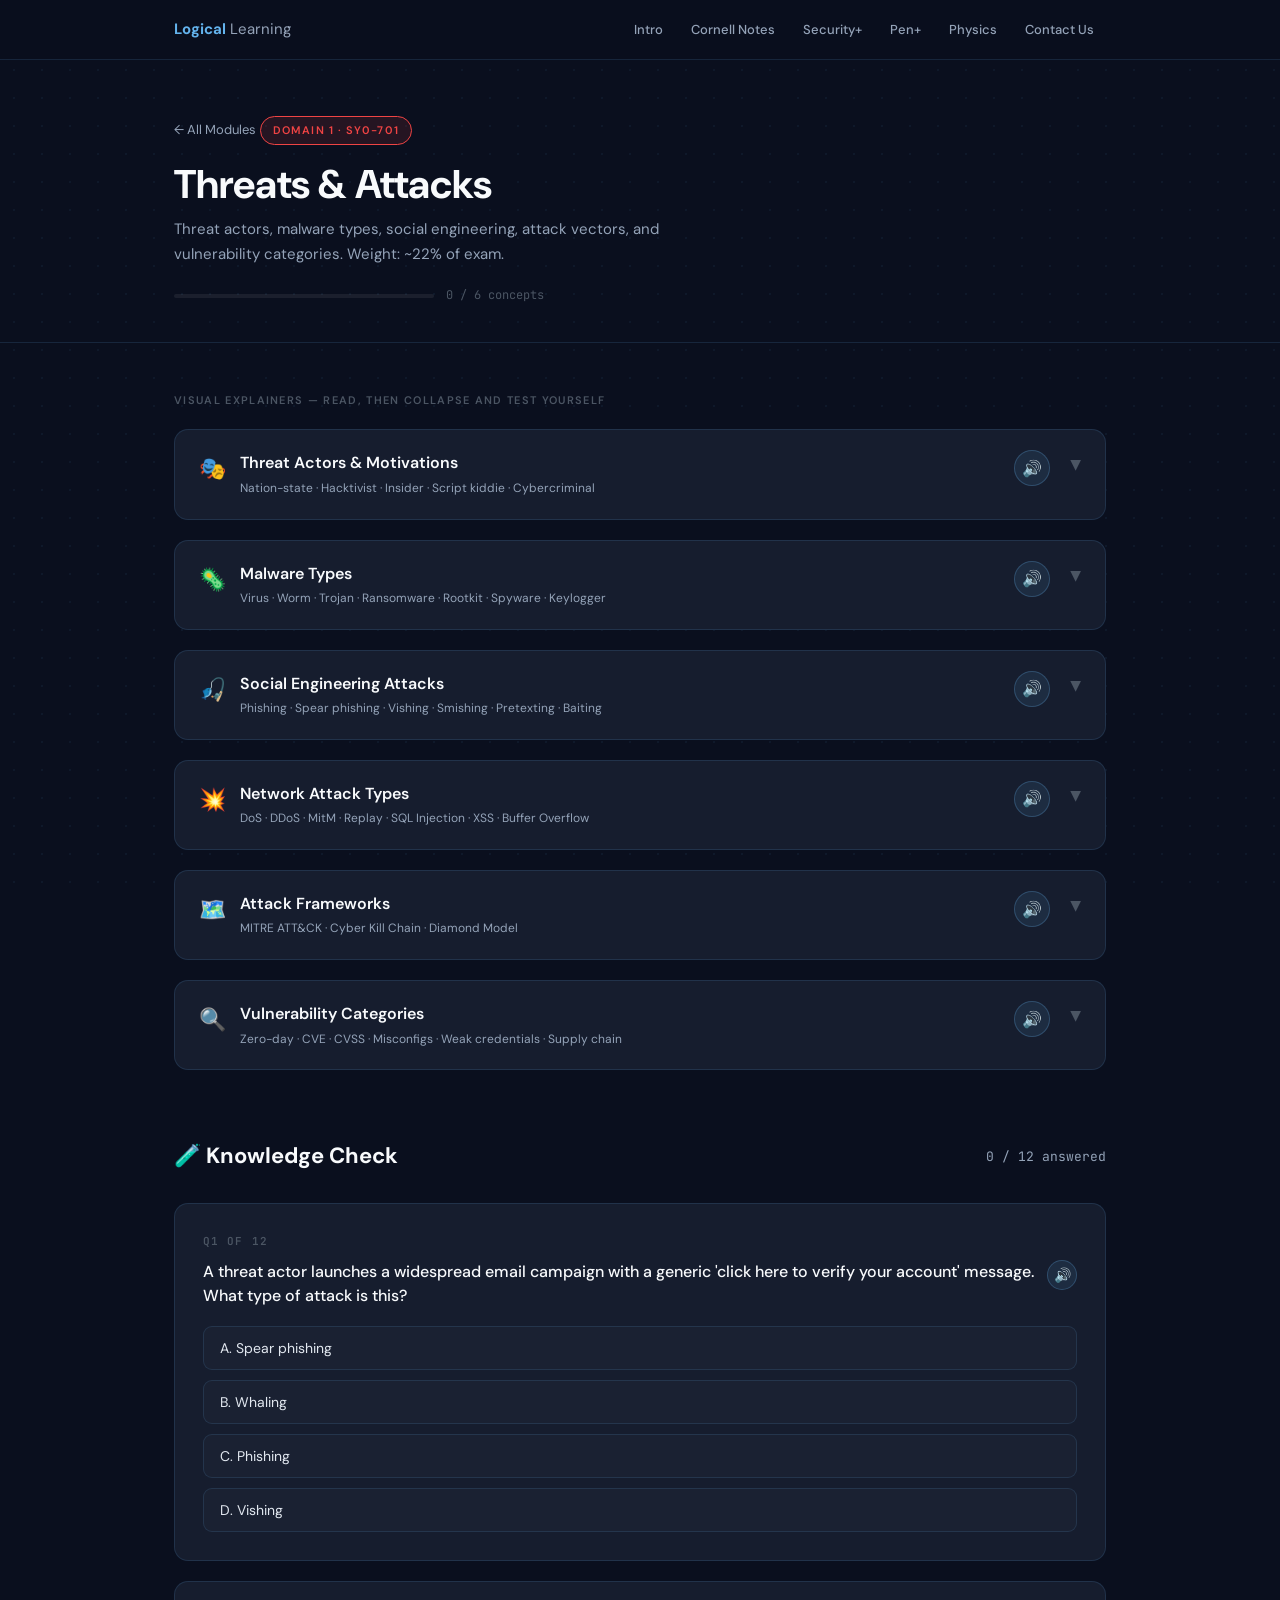
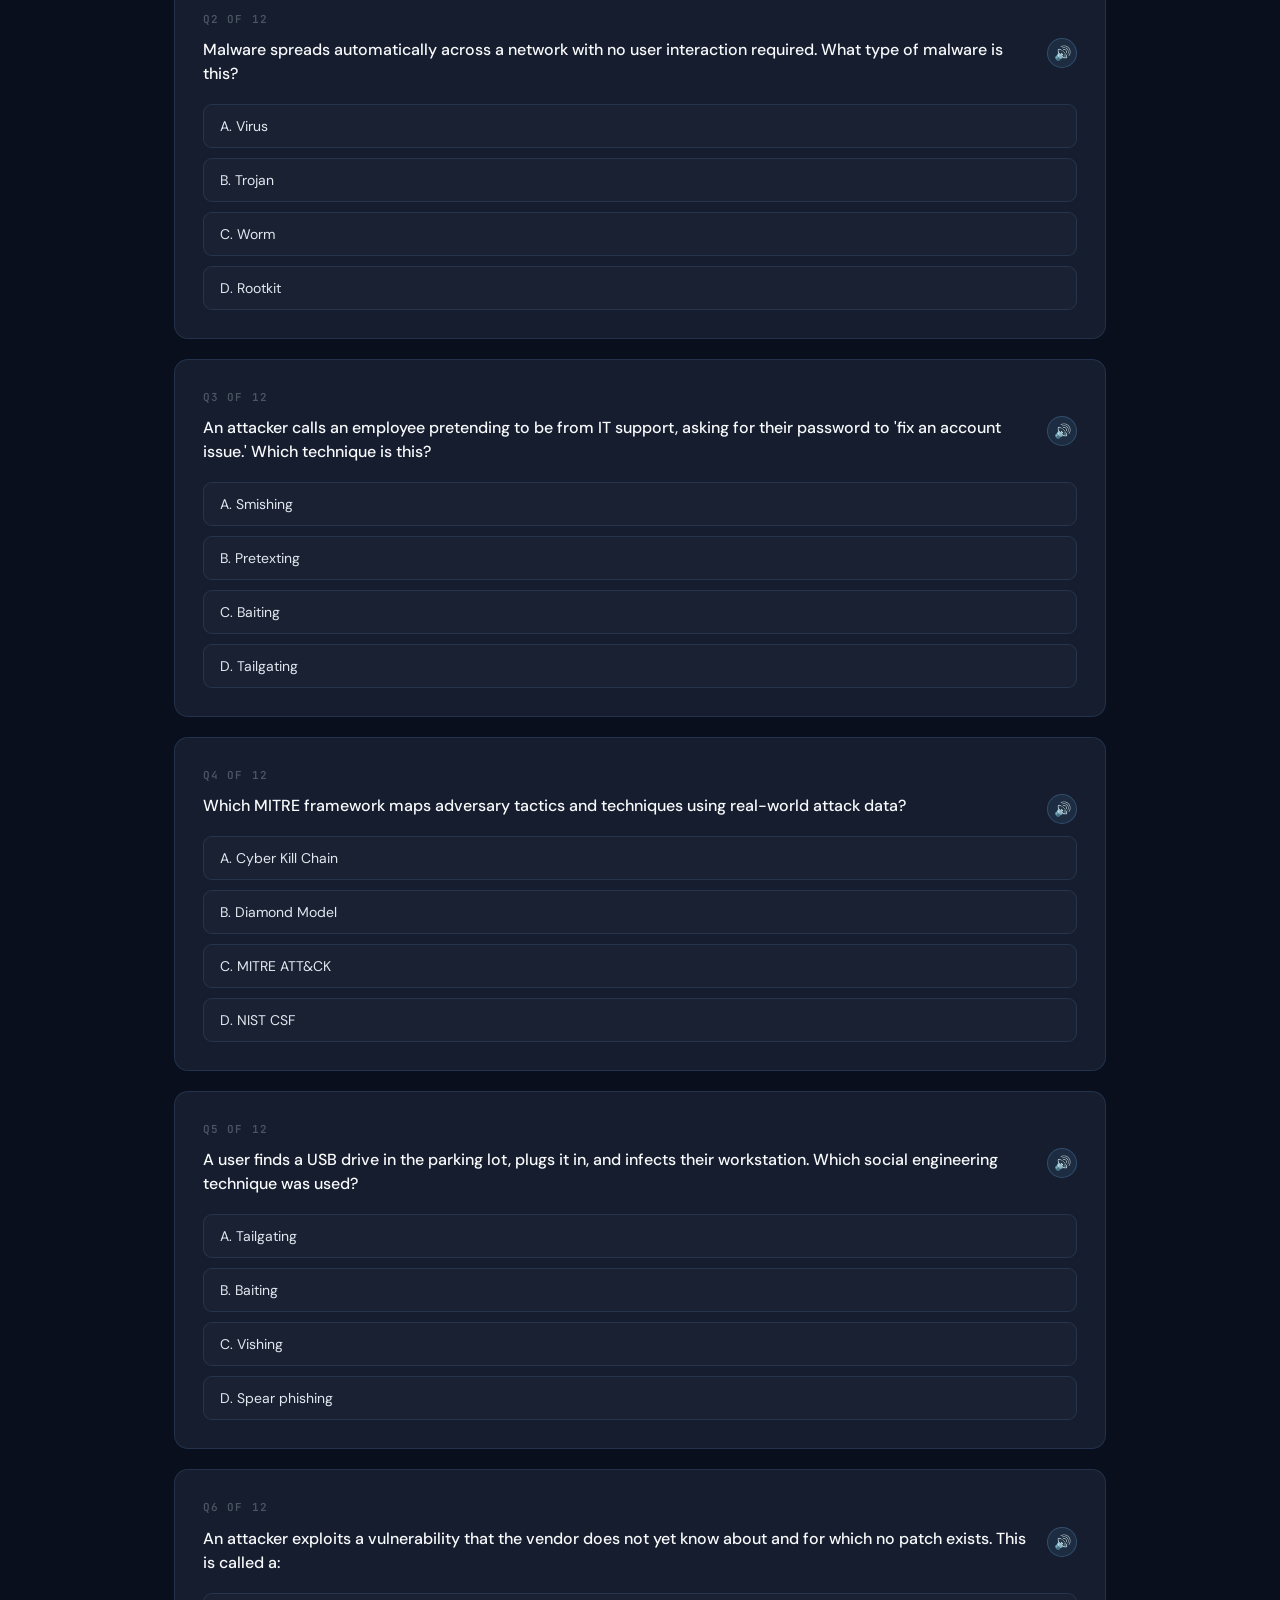
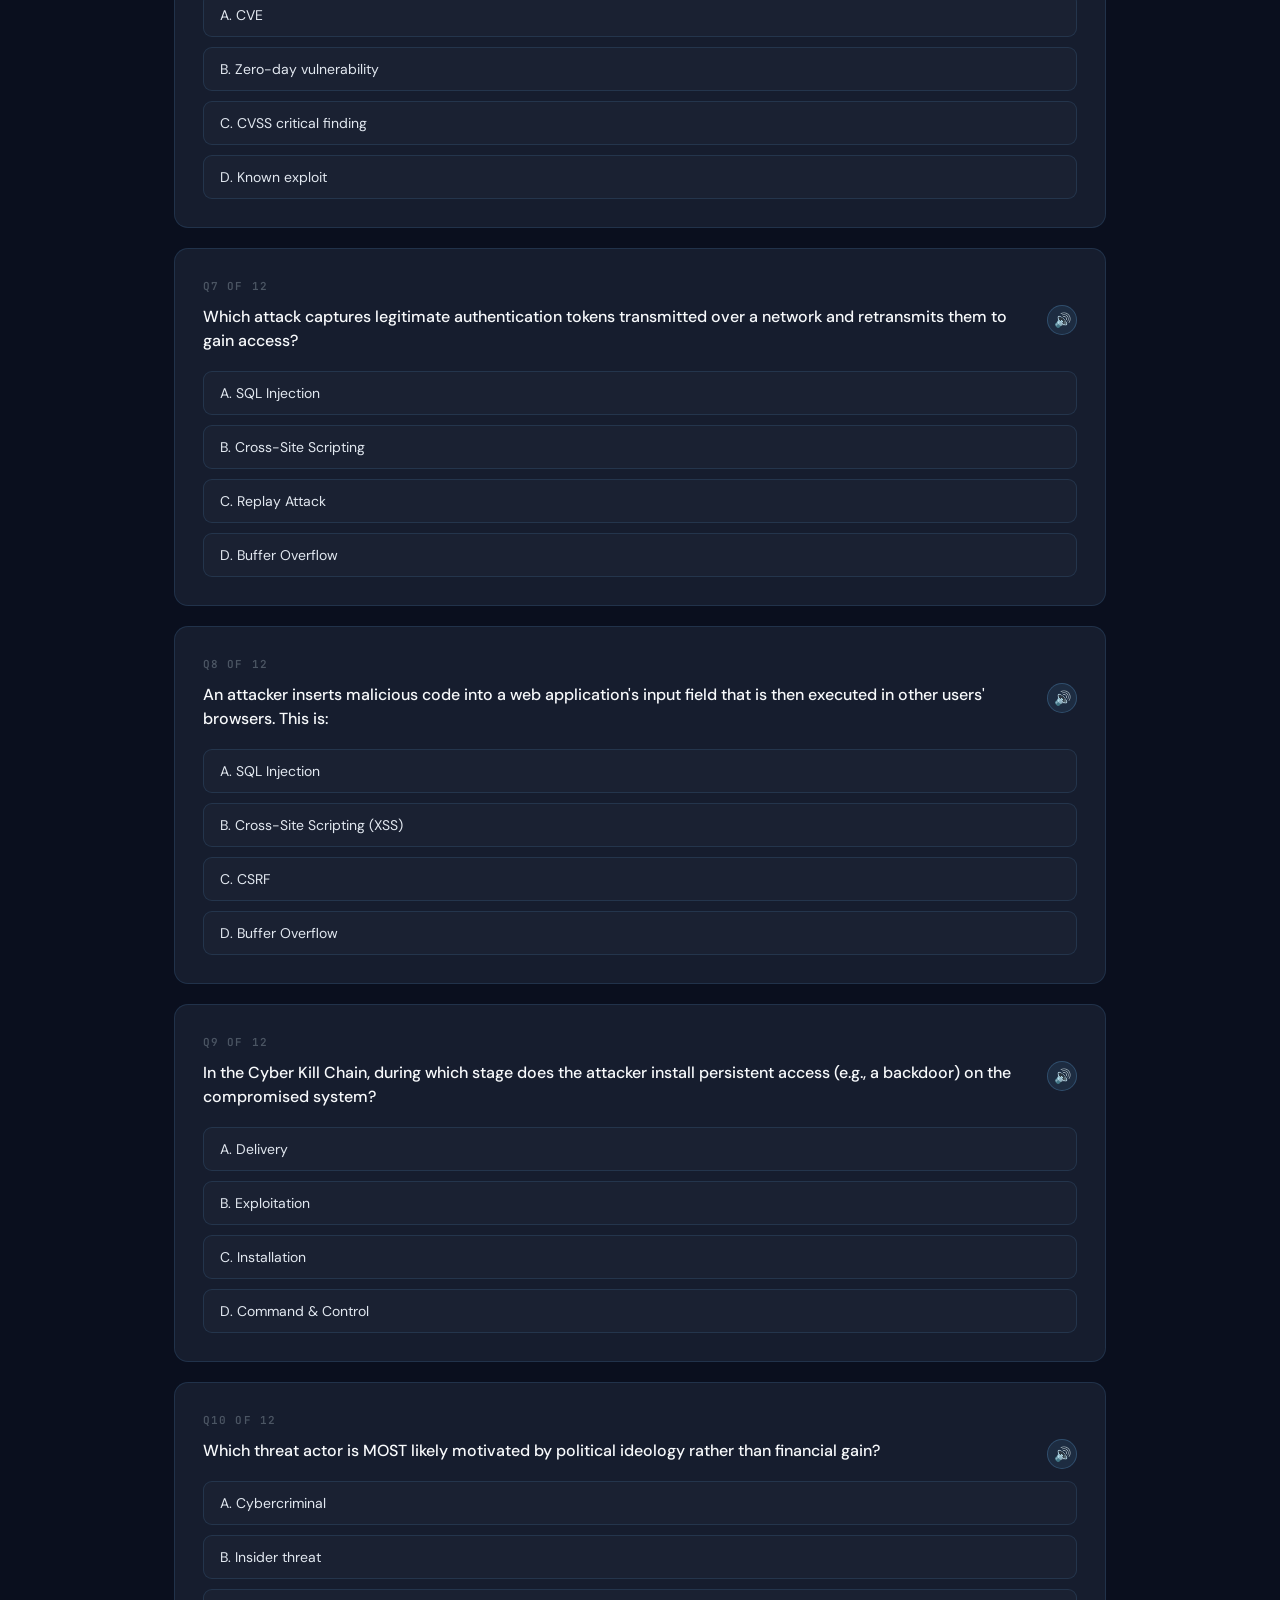
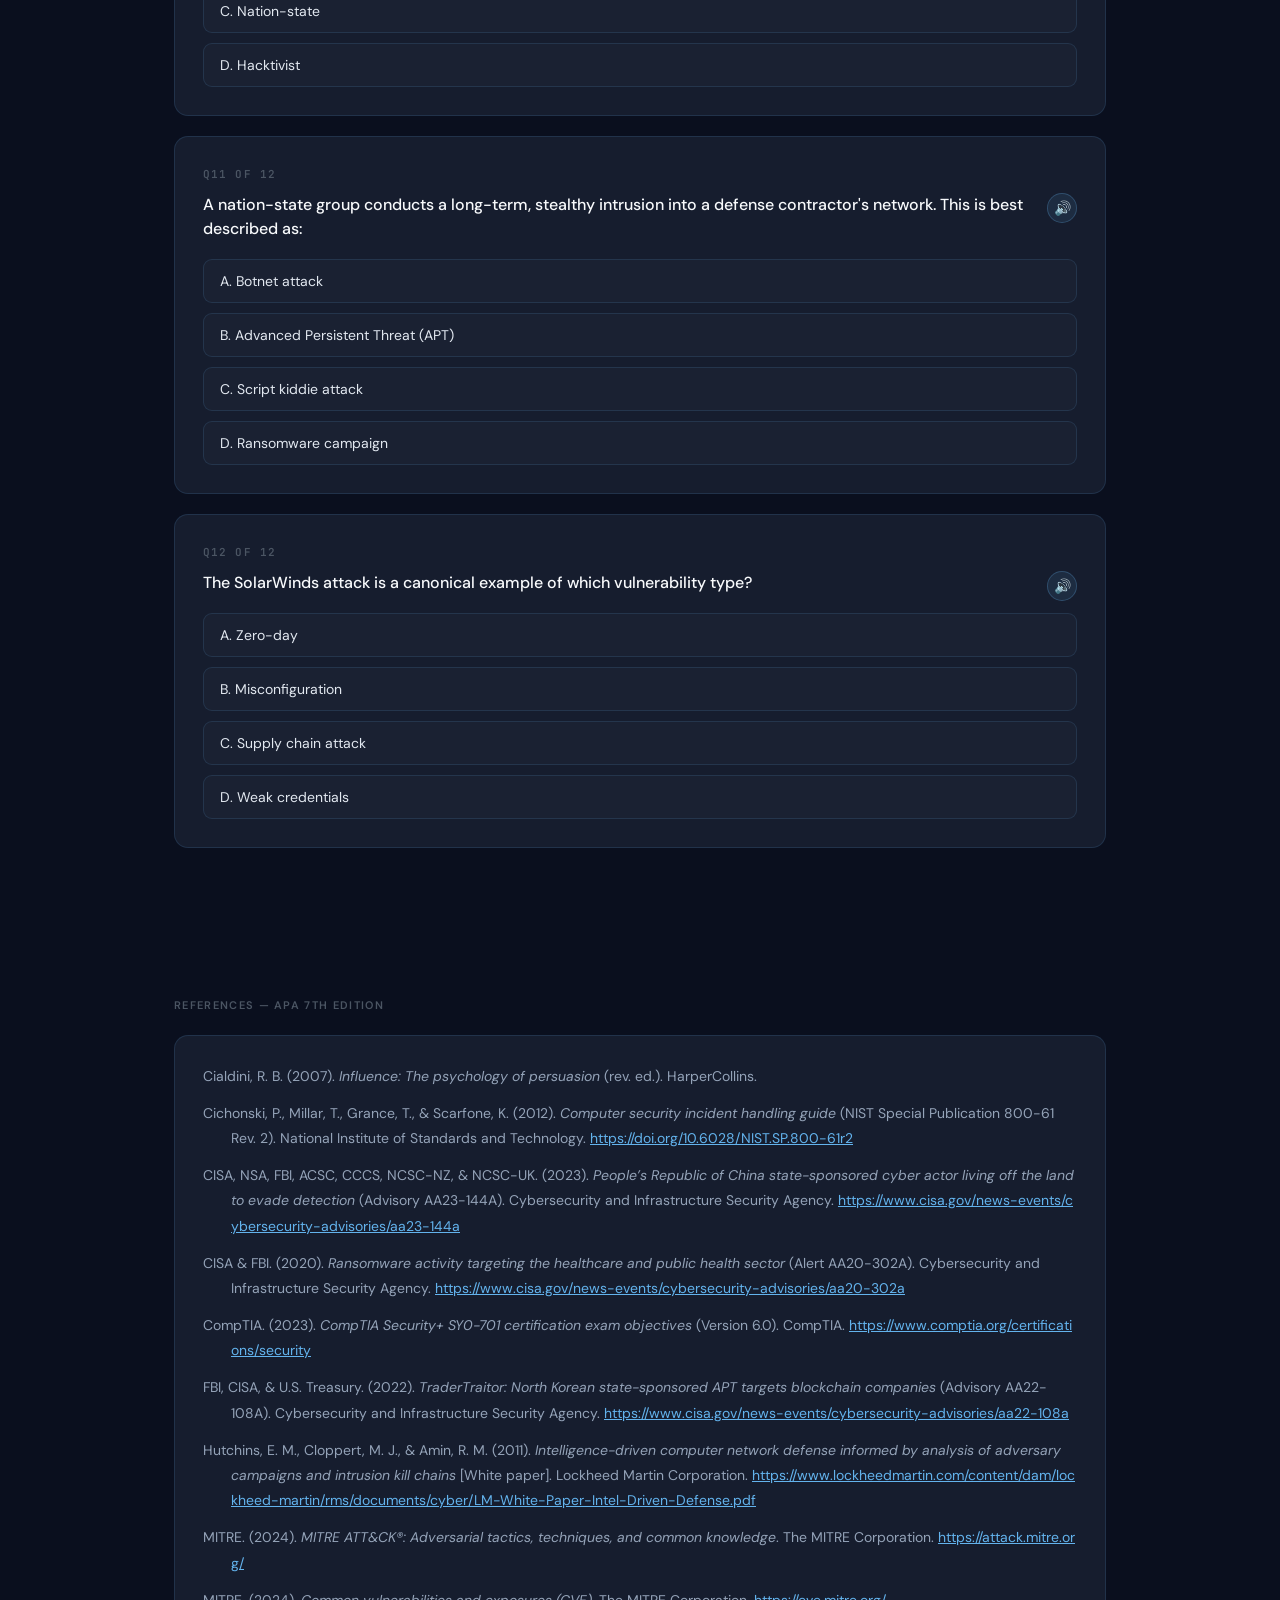
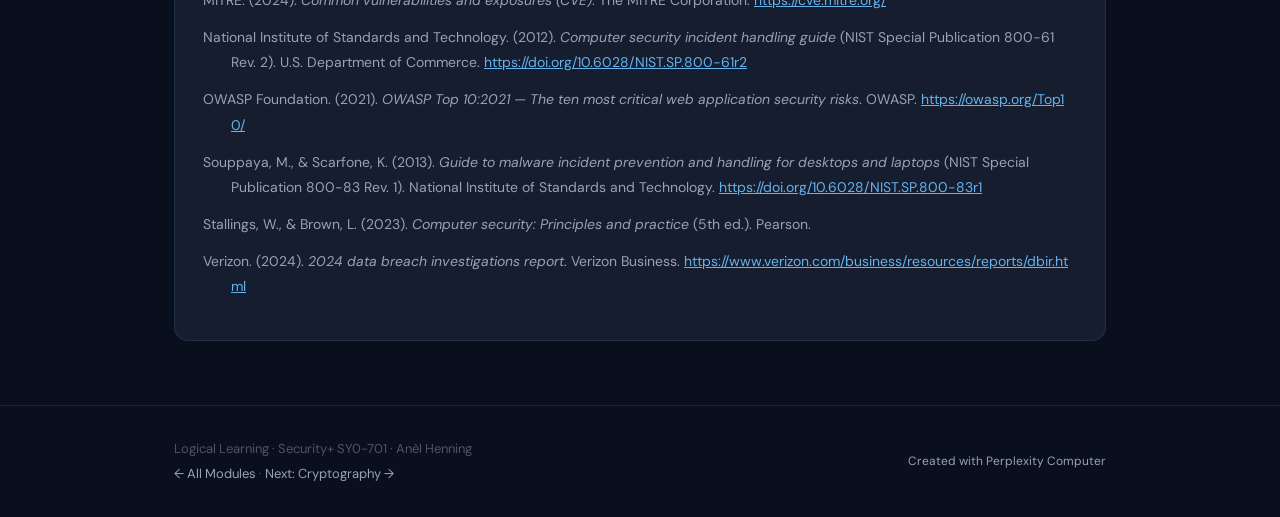
<file: threats.html>
<!DOCTYPE html>
<html lang="en">
<head>
<!--
   ______                            __
  / ____/___  ____ ___  ____  __  __/ /____  _____
 / /   / __ \/ __ `__ \/ __ \/ / / / __/ _ \/ ___/
/ /___/ /_/ / / / / / / /_/ / /_/ / /_/  __/ /
\____/\____/_/ /_/ /_/ .___/\__,_/\__/\___/_/
                    /_/  Created with Perplexity Computer
-->
<meta name="generator" content="Perplexity Computer">
<meta name="author" content="Perplexity Computer">
<meta property="og:see_also" content="https://www.perplexity.ai/computer">
<link rel="author" href="https://www.perplexity.ai/computer">
<meta charset="UTF-8">
<meta name="viewport" content="width=device-width, initial-scale=1.0">
<title>Threats & Attacks — Logical Learning</title>
<link rel="preconnect" href="https://fonts.googleapis.com">
<link rel="preconnect" href="https://fonts.gstatic.com" crossorigin>
<link href="https://fonts.googleapis.com/css2?family=DM+Sans:ital,opsz,wght@0,9..40,300;0,9..40,400;0,9..40,500;0,9..40,600;0,9..40,700&family=JetBrains+Mono:wght@400;500&display=swap" rel="stylesheet">
<link rel="stylesheet" href="module.css">
<style>
  :root { --mod-color: #ef4444; --mod-glow: rgba(239,68,68,0.12); }
  .threat-actor-grid { display: grid; grid-template-columns: repeat(auto-fill, minmax(180px, 1fr)); gap: 12px; margin: 14px 0; }
  .actor-card { background: rgba(13,19,38,0.8); border: 1px solid var(--border); border-radius: 10px; padding: 14px; }
  .actor-icon { font-size: 20px; margin-bottom: 6px; }
  .actor-name { font-size: 13px; font-weight: 600; color: var(--white); margin-bottom: 4px; }
  .actor-desc { font-size: 12px; color: var(--text-muted); line-height: 1.5; }
  .kill-chain { display: flex; flex-wrap: wrap; gap: 0; margin: 12px 0; }
  .kc-step { flex: 1; min-width: 80px; padding: 10px 8px; text-align: center; font-size: 11px; font-weight: 600; color: var(--white); background: rgba(239,68,68,0.15); border: 1px solid rgba(239,68,68,0.2); position: relative; }
  .kc-step:not(:last-child)::after { content: '›'; position: absolute; right: -8px; top: 50%; transform: translateY(-50%); z-index: 1; color: #ef4444; font-size: 16px; }
  .kc-step span { display: block; font-size: 10px; font-weight: 400; color: var(--text-muted); margin-top: 3px; }
  .attack-flow { display: flex; flex-direction: column; gap: 6px; margin: 12px 0; }
  .flow-step { display: flex; align-items: center; gap: 10px; padding: 10px 14px; background: rgba(13,19,38,0.7); border: 1px solid var(--border); border-radius: 8px; font-size: 13px; }
  .flow-num { width: 22px; height: 22px; border-radius: 50%; background: rgba(239,68,68,0.2); color: #ef4444; font-size: 11px; font-weight: 700; display: flex; align-items: center; justify-content: center; flex-shrink: 0; }
</style>
</head>
<body>
<nav>
  <div class="container">
    <div class="nav-inner">
      <a href="index.html" class="nav-brand">Logical <span>Learning</span></a>
      <div class="nav-links">
  <a href="logika-learning.html">Intro</a>
  <a href="cornell-notes.html">Cornell Notes</a>
  <a href="security-plus.html">Security+</a>
  <a href="pentest.html">Pen+</a>
  <a href="physics.html">Physics</a>
  <a href="https://anelhenning2-collab.github.io/contact-hub/" target="_blank">Contact Us</a>
</div>
    </div>
  </div>
</nav>

<header class="module-header">
  <div class="container">
    <a href="index.html" class="back-link">← All Modules</a>
    <div class="domain-badge">Domain 1 · SY0-701</div>
    <h1>Threats &amp; Attacks</h1>
    <p>Threat actors, malware types, social engineering, attack vectors, and vulnerability categories. Weight: ~22% of exam.</p>
    <div class="mod-progress">
      <div class="mod-progress-bar"><div class="mod-progress-fill" id="modProgress" style="width:0%"></div></div>
      <span class="mod-progress-label" id="modProgressLabel">0 / 6 concepts</span>
    </div>
  </div>
</header>

<!-- ════════════════ CONCEPTS ════════════════ -->
<section class="concepts">
  <div class="container">
    <div class="section-label">Visual Explainers — Read, then collapse and test yourself</div>

    <!-- 1. Threat Actors -->
    <div class="concept-card fade-in" data-concept="0">
      <div class="concept-header" onclick="toggleConcept(this)">
        <div class="concept-icon">🎭</div>
        <div class="concept-title-wrap">
          <div class="concept-title">Threat Actors &amp; Motivations</div>
          <div class="concept-subtitle">Nation-state · Hacktivist · Insider · Script kiddie · Cybercriminal</div>
        </div>
        <div class="concept-chevron">▼</div>
      </div>
      <div class="concept-body">
        <p>A <strong>threat actor</strong> is any entity that poses a risk to your systems (CompTIA, 2023). The exam tests you on matching actor TYPE to their likely MOTIVATION and SOPHISTICATION level (CompTIA, 2023).</p>
        <div class="threat-actor-grid">
          <div class="actor-card"><div class="actor-icon">🏛️</div><div class="actor-name">Nation-State</div><div class="actor-desc">Highest sophistication. Motivation: espionage, disruption. APT groups. Example: Volt Typhoon (CISA et al., 2023), Lazarus Group (FBI et al., 2022).</div></div>
          <div class="actor-card"><div class="actor-icon">✊</div><div class="actor-name">Hacktivist</div><div class="actor-desc">Political/ideological motivation. Medium skill. DDoS, defacement. Example: Anonymous (Stallings &amp; Brown, 2023).</div></div>
          <div class="actor-card"><div class="actor-icon">💰</div><div class="actor-name">Cybercriminal</div><div class="actor-desc">Financial motivation. Ransomware, fraud, data theft. Operates in dark web markets (Verizon, 2024).</div></div>
          <div class="actor-card"><div class="actor-icon">🏢</div><div class="actor-name">Insider Threat</div><div class="actor-desc">Current or former employee. Can be malicious (revenge, money) or unintentional (negligence) (NIST, 2012).</div></div>
          <div class="actor-card"><div class="actor-icon">👾</div><div class="actor-name">Script Kiddie</div><div class="actor-desc">Low skill. Uses existing tools/exploits. Motivation: notoriety. Opportunistic, not targeted (CompTIA, 2023).</div></div>
          <div class="actor-card"><div class="actor-icon">🤝</div><div class="actor-name">Competitor</div><div class="actor-desc">Corporate espionage. Motivation: financial advantage. Often hires others (Stallings &amp; Brown, 2023).</div></div>
        </div>
        <div class="mnemonic"><div class="mnemonic-label">Memory Hook</div>"<strong>N</strong>ations <strong>H</strong>ack, <strong>C</strong>riminals <strong>I</strong>nvade, <strong>S</strong>cripts <strong>C</strong>opy" → Nation-state, Hacktivist, Cybercriminal, Insider, Script kiddie, Competitor</div>
      </div>
    </div>

    <!-- 2. Malware Types -->
    <div class="concept-card fade-in" data-concept="1">
      <div class="concept-header" onclick="toggleConcept(this)">
        <div class="concept-icon">🦠</div>
        <div class="concept-title-wrap">
          <div class="concept-title">Malware Types</div>
          <div class="concept-subtitle">Virus · Worm · Trojan · Ransomware · Rootkit · Spyware · Keylogger</div>
        </div>
        <div class="concept-chevron">▼</div>
      </div>
      <div class="concept-body">
        <p>The key exam distinction is <strong>how malware spreads</strong> and <strong>what it does</strong> (CompTIA, 2023). Know these pairs cold (Souppaya &amp; Scarfone, 2013):</p>
        <table class="comp-table">
          <thead><tr><th>Type</th><th>Spreads How?</th><th>What It Does</th><th>Exam Clue</th></tr></thead>
          <tbody>
            <tr><td>Virus</td><td>Requires user action (open file)</td><td>Attaches to/infects other files</td><td>"Needs a host file"</td></tr>
            <tr><td>Worm</td><td>Self-replicating, no user action</td><td>Spreads across networks</td><td>"Spreads itself"</td></tr>
            <tr><td>Trojan</td><td>Disguised as legitimate software</td><td>Opens backdoor, drops payload</td><td>"Looks innocent"</td></tr>
            <tr><td>Ransomware</td><td>Email, exploit kits</td><td>Encrypts files, demands payment</td><td>"Pay to decrypt"</td></tr>
            <tr><td>Rootkit</td><td>Exploits, trojans</td><td>Hides at OS/firmware level</td><td>"Hardest to detect/remove"</td></tr>
            <tr><td>Keylogger</td><td>Trojan, physical</td><td>Records keystrokes</td><td>"Steals credentials"</td></tr>
            <tr><td>Spyware</td><td>Drive-by download</td><td>Monitors and exfiltrates data</td><td>"Watches silently"</td></tr>
            <tr><td>Botnet/Bot</td><td>Worm, trojan</td><td>C2 controlled, used for DDoS/spam</td><td>"Command & Control"</td></tr>
          </tbody>
        </table>
        <p style="margin-top:12px; font-size:13px; color:var(--text-muted);">Ransomware and extortion techniques were involved in 32% of all breaches in 2023, highlighting the persistent financial motivation behind malware deployment (Verizon, 2024). Rootkits operate at the OS or firmware level and are among the most difficult malware categories to detect and remove (Stallings &amp; Brown, 2023).</p>
        <div class="mnemonic"><div class="mnemonic-label">Key Rule</div>Worm = <strong>self-spreads</strong>. Virus = needs a <strong>host file</strong>. Trojan = <strong>disguised</strong>. These three are the most commonly confused on the exam.</div>
      </div>
    </div>

    <!-- 3. Social Engineering -->
    <div class="concept-card fade-in" data-concept="2">
      <div class="concept-header" onclick="toggleConcept(this)">
        <div class="concept-icon">🎣</div>
        <div class="concept-title-wrap">
          <div class="concept-title">Social Engineering Attacks</div>
          <div class="concept-subtitle">Phishing · Spear phishing · Vishing · Smishing · Pretexting · Baiting</div>
        </div>
        <div class="concept-chevron">▼</div>
      </div>
      <div class="concept-body">
        <p>Social engineering exploits <strong>human psychology</strong>, not technical vulnerabilities (Cialdini, 2007). The exam loves scenario questions: read the scenario, identify the attack type (CompTIA, 2023). The 2024 DBIR found that 68% of breaches involved a non-malicious human element, such as falling victim to a social engineering attack (Verizon, 2024).</p>
        <table class="comp-table">
          <thead><tr><th>Attack</th><th>Vector</th><th>Key Feature</th></tr></thead>
          <tbody>
            <tr><td>Phishing</td><td>Email (mass)</td><td>Generic "click this link" to many targets</td></tr>
            <tr><td>Spear Phishing</td><td>Email (targeted)</td><td>Uses victim's name, role, or context</td></tr>
            <tr><td>Whaling</td><td>Email</td><td>Targeted at executives (C-suite)</td></tr>
            <tr><td>Vishing</td><td>Voice/phone call</td><td>"Your account has been compromised, verify now"</td></tr>
            <tr><td>Smishing</td><td>SMS text</td><td>Malicious link in a text message</td></tr>
            <tr><td>Pretexting</td><td>Any channel</td><td>Attacker fabricates a scenario/identity</td></tr>
            <tr><td>Baiting</td><td>Physical (USB drop)</td><td>Leave infected USB in parking lot</td></tr>
            <tr><td>Tailgating</td><td>Physical</td><td>Following someone through a secure door</td></tr>
          </tbody>
        </table>
        <div class="tag-wrap">
          <span class="tag red">Urgency</span><span class="tag red">Authority</span><span class="tag red">Scarcity</span><span class="tag red">Familiarity</span><span class="tag red">Fear</span>
        </div>
        <p style="margin-top:12px;">These are the <strong>six principles of influence</strong> that social engineers exploit (Cialdini, 2007). The exam may ask which principle is being used (CompTIA, 2023). Phishing remains one of the most prevalent initial access vectors across all industries (CISA et al., 2023).</p>
        <div class="mnemonic"><div class="mnemonic-label">Memory Hook</div><strong>P</strong>hishing = mass email. <strong>S</strong>pear = specific. <strong>W</strong>haling = C-suite. <strong>V</strong>ishing = Voice. <strong>S</strong>mishing = SMS. "PSW VS" — think Password Stolen Via Verbal/SMS.</div>
      </div>
    </div>

    <!-- 4. Network Attacks -->
    <div class="concept-card fade-in" data-concept="3">
      <div class="concept-header" onclick="toggleConcept(this)">
        <div class="concept-icon">💥</div>
        <div class="concept-title-wrap">
          <div class="concept-title">Network Attack Types</div>
          <div class="concept-subtitle">DoS · DDoS · MitM · Replay · SQL Injection · XSS · Buffer Overflow</div>
        </div>
        <div class="concept-chevron">▼</div>
      </div>
      <div class="concept-body">
        <p><strong>DoS vs DDoS:</strong> A DoS (Denial of Service) comes from one source. A DDoS (Distributed DoS) comes from many — typically a botnet (Stallings &amp; Brown, 2023). Both overwhelm a target with traffic or requests, disrupting service availability (NIST, 2012).</p>
        <div class="attack-flow">
          <div class="flow-step"><div class="flow-num">1</div><strong style="color:var(--white); min-width:120px;">SYN Flood</strong><span style="color:var(--text-muted); font-size:13px;">Sends many TCP SYN packets, never completes handshake — exhausts connection table</span></div>
          <div class="flow-step"><div class="flow-num">2</div><strong style="color:var(--white); min-width:120px;">Man-in-Middle</strong><span style="color:var(--text-muted); font-size:13px;">Attacker intercepts traffic between two parties — ARP poisoning, rogue AP</span></div>
          <div class="flow-step"><div class="flow-num">3</div><strong style="color:var(--white); min-width:120px;">Replay Attack</strong><span style="color:var(--text-muted); font-size:13px;">Captures valid auth token and replays it — mitigated by timestamps/nonces</span></div>
          <div class="flow-step"><div class="flow-num">4</div><strong style="color:var(--white); min-width:120px;">SQL Injection</strong><span style="color:var(--text-muted); font-size:13px;">Inserts SQL code into input fields — ' OR '1'='1 — mitigated by parameterized queries (OWASP, 2021)</span></div>
          <div class="flow-step"><div class="flow-num">5</div><strong style="color:var(--white); min-width:120px;">XSS</strong><span style="color:var(--text-muted); font-size:13px;">Cross-Site Scripting — injects malicious script into web page viewed by other users (OWASP, 2021)</span></div>
          <div class="flow-step"><div class="flow-num">6</div><strong style="color:var(--white); min-width:120px;">Buffer Overflow</strong><span style="color:var(--text-muted); font-size:13px;">Sends more data than buffer can hold — overwrites memory, executes arbitrary code</span></div>
        </div>
        <p style="margin-top:12px; font-size:13px; color:var(--text-muted);">SQL injection and XSS are ranked among the most critical web application security risks (OWASP, 2021). Buffer overflow vulnerabilities result from insufficient input validation and can allow arbitrary code execution (Stallings &amp; Brown, 2023).</p>
        <div class="mnemonic"><div class="mnemonic-label">Exam Trap</div>XSS injects into a <strong>web page</strong>. CSRF forces a <strong>logged-in user to take an action</strong>. These are commonly confused — different targets, different mechanisms.</div>
      </div>
    </div>

    <!-- 5. Attack Frameworks -->
    <div class="concept-card fade-in" data-concept="4">
      <div class="concept-header" onclick="toggleConcept(this)">
        <div class="concept-icon">🗺️</div>
        <div class="concept-title-wrap">
          <div class="concept-title">Attack Frameworks</div>
          <div class="concept-subtitle">MITRE ATT&CK · Cyber Kill Chain · Diamond Model</div>
        </div>
        <div class="concept-chevron">▼</div>
      </div>
      <div class="concept-body">
        <p>The <strong>Cyber Kill Chain</strong> (Lockheed Martin) describes the 7 stages of an advanced attack, from initial reconnaissance through to the final objective (Hutchins et al., 2011):</p>
        <div class="kill-chain">
          <div class="kc-step">Recon<span>Research</span></div>
          <div class="kc-step">Weaponize<span>Build payload</span></div>
          <div class="kc-step">Deliver<span>Email/web</span></div>
          <div class="kc-step">Exploit<span>Run code</span></div>
          <div class="kc-step">Install<span>Persistence</span></div>
          <div class="kc-step">C2<span>Command</span></div>
          <div class="kc-step">Exfil<span>Goal</span></div>
        </div>
        <p><strong>MITRE ATT&CK</strong> is a globally accessible knowledge base of adversary tactics and techniques (TTPs) based on real-world observations (MITRE, 2024). Used by security teams to map real-world attack behaviors, it enables defenders to anticipate and detect adversary actions. The exam expects you to know it exists and its purpose — not memorize every technique (CompTIA, 2023).</p>
        <p>The <strong>Diamond Model</strong> analyzes attacks through four points: Adversary, Infrastructure, Capability, Victim — useful for threat intelligence correlation (Stallings &amp; Brown, 2023).</p>
        <div class="mnemonic"><div class="mnemonic-label">Kill Chain Mnemonic</div><strong>R</strong>eal <strong>W</strong>omen <strong>D</strong>on't <strong>E</strong>at <strong>I</strong>cy <strong>C</strong>ake <strong>E</strong>very Day — Recon, Weaponize, Deliver, Exploit, Install, C2, Exfiltrate</div>
      </div>
    </div>

    <!-- 6. Vulnerability Types -->
    <div class="concept-card fade-in" data-concept="5">
      <div class="concept-header" onclick="toggleConcept(this)">
        <div class="concept-icon">🔍</div>
        <div class="concept-title-wrap">
          <div class="concept-title">Vulnerability Categories</div>
          <div class="concept-subtitle">Zero-day · CVE · CVSS · Misconfigs · Weak credentials · Supply chain</div>
        </div>
        <div class="concept-chevron">▼</div>
      </div>
      <div class="concept-body">
        <p>A <strong>vulnerability</strong> is a weakness. A <strong>threat</strong> exploits it. A <strong>risk</strong> is the probability × impact (NIST, 2012). Know this triangle cold (CompTIA, 2023). Misconfigurations remain the most common real-world vulnerability category, while supply chain attacks — exemplified by the 2020 SolarWinds compromise — represent an increasingly prevalent threat vector (CISA &amp; FBI, 2020; Verizon, 2024).</p>
        <table class="comp-table">
          <thead><tr><th>Term</th><th>Definition</th><th>Key Detail</th></tr></thead>
          <tbody>
            <tr><td>Zero-day</td><td>Unknown vulnerability, no patch exists</td><td>Most dangerous — no defense except behavior monitoring (CompTIA, 2023)</td></tr>
            <tr><td>CVE</td><td>Common Vulnerabilities and Exposures</td><td>Standardized ID: CVE-2024-XXXXX (MITRE, 2024)</td></tr>
            <tr><td>CVSS</td><td>Common Vulnerability Scoring System</td><td>0–10 severity score; drives patch priority (CompTIA, 2023)</td></tr>
            <tr><td>Misconfiguration</td><td>Default settings, open ports, weak ACLs</td><td>Most common real-world vuln category (Verizon, 2024)</td></tr>
            <tr><td>Supply Chain</td><td>Compromise via third-party software/hardware</td><td>SolarWinds is the canonical example (CISA &amp; FBI, 2020)</td></tr>
            <tr><td>Weak Credentials</td><td>Default/reused/simple passwords</td><td>Mitigated by MFA, PAM, password policy (NIST, 2012)</td></tr>
          </tbody>
        </table>
        <div class="tag-wrap">
          <span class="tag red">Patch Management</span><span class="tag amber">Vulnerability Scanning</span><span class="tag green">Penetration Testing</span><span class="tag">Threat Intelligence</span>
        </div>
        <p style="margin-top:12px; font-size:13px; color:var(--text-muted);">CVE identifiers and CVSS scores provide a standardized framework for communicating vulnerability severity and guiding patch prioritization decisions (Stallings &amp; Brown, 2023; CompTIA, 2023).</p>
      </div>
    </div>

  </div>
</section>

<!-- ════════════════ QUIZ ════════════════ -->
<section class="quiz-section">
  <div class="container">
    <div class="quiz-header-row">
      <div class="quiz-title">🧪 Knowledge Check</div>
      <div class="quiz-counter" id="quizCounter">0 / 12 answered</div>
    </div>

    <div id="quizContainer"></div>

    <div class="score-banner" id="scoreBanner">
      <div class="score-num" id="scoreNum">0<span>/12</span></div>
      <div class="score-label">Threats &amp; Attacks Quiz</div>
      <div class="score-grade" id="scoreGrade"></div>
      <div class="score-actions">
        <button class="btn btn-accent" onclick="retakeQuiz()">Retake Quiz</button>
        <a href="crypto.html" class="btn btn-outline">Next: Cryptography →</a>
        <a href="index.html" class="btn btn-outline">All Modules</a>
      </div>
    </div>
  </div>
</section>

<!-- ════════════════ REFERENCES ════════════════ -->
<section class="concepts" style="padding-bottom: 48px;">
  <div class="container">
    <div class="section-label">References — APA 7th Edition</div>
    <div style="background: var(--bg-card); border: 1px solid var(--border); border-radius: 14px; padding: 28px;">

      <p style="font-size: 14px; color: var(--text-muted); line-height: 1.8; margin-bottom: 12px; padding-left: 2em; text-indent: -2em;">Cialdini, R. B. (2007). <em>Influence: The psychology of persuasion</em> (rev. ed.). HarperCollins.</p>

      <p style="font-size: 14px; color: var(--text-muted); line-height: 1.8; margin-bottom: 12px; padding-left: 2em; text-indent: -2em;">Cichonski, P., Millar, T., Grance, T., &amp; Scarfone, K. (2012). <em>Computer security incident handling guide</em> (NIST Special Publication 800-61 Rev. 2). National Institute of Standards and Technology. <a href="https://doi.org/10.6028/NIST.SP.800-61r2" target="_blank" rel="noopener noreferrer" style="color: var(--accent); word-break: break-all;">https://doi.org/10.6028/NIST.SP.800-61r2</a></p>

      <p style="font-size: 14px; color: var(--text-muted); line-height: 1.8; margin-bottom: 12px; padding-left: 2em; text-indent: -2em;">CISA, NSA, FBI, ACSC, CCCS, NCSC-NZ, &amp; NCSC-UK. (2023). <em>People’s Republic of China state-sponsored cyber actor living off the land to evade detection</em> (Advisory AA23-144A). Cybersecurity and Infrastructure Security Agency. <a href="https://www.cisa.gov/news-events/cybersecurity-advisories/aa23-144a" target="_blank" rel="noopener noreferrer" style="color: var(--accent); word-break: break-all;">https://www.cisa.gov/news-events/cybersecurity-advisories/aa23-144a</a></p>

      <p style="font-size: 14px; color: var(--text-muted); line-height: 1.8; margin-bottom: 12px; padding-left: 2em; text-indent: -2em;">CISA &amp; FBI. (2020). <em>Ransomware activity targeting the healthcare and public health sector</em> (Alert AA20-302A). Cybersecurity and Infrastructure Security Agency. <a href="https://www.cisa.gov/news-events/cybersecurity-advisories/aa20-302a" target="_blank" rel="noopener noreferrer" style="color: var(--accent); word-break: break-all;">https://www.cisa.gov/news-events/cybersecurity-advisories/aa20-302a</a></p>

      <p style="font-size: 14px; color: var(--text-muted); line-height: 1.8; margin-bottom: 12px; padding-left: 2em; text-indent: -2em;">CompTIA. (2023). <em>CompTIA Security+ SY0-701 certification exam objectives</em> (Version 6.0). CompTIA. <a href="https://www.comptia.org/certifications/security" target="_blank" rel="noopener noreferrer" style="color: var(--accent); word-break: break-all;">https://www.comptia.org/certifications/security</a></p>

      <p style="font-size: 14px; color: var(--text-muted); line-height: 1.8; margin-bottom: 12px; padding-left: 2em; text-indent: -2em;">FBI, CISA, &amp; U.S. Treasury. (2022). <em>TraderTraitor: North Korean state-sponsored APT targets blockchain companies</em> (Advisory AA22-108A). Cybersecurity and Infrastructure Security Agency. <a href="https://www.cisa.gov/news-events/cybersecurity-advisories/aa22-108a" target="_blank" rel="noopener noreferrer" style="color: var(--accent); word-break: break-all;">https://www.cisa.gov/news-events/cybersecurity-advisories/aa22-108a</a></p>

      <p style="font-size: 14px; color: var(--text-muted); line-height: 1.8; margin-bottom: 12px; padding-left: 2em; text-indent: -2em;">Hutchins, E. M., Cloppert, M. J., &amp; Amin, R. M. (2011). <em>Intelligence-driven computer network defense informed by analysis of adversary campaigns and intrusion kill chains</em> [White paper]. Lockheed Martin Corporation. <a href="https://www.lockheedmartin.com/content/dam/lockheed-martin/rms/documents/cyber/LM-White-Paper-Intel-Driven-Defense.pdf" target="_blank" rel="noopener noreferrer" style="color: var(--accent); word-break: break-all;">https://www.lockheedmartin.com/content/dam/lockheed-martin/rms/documents/cyber/LM-White-Paper-Intel-Driven-Defense.pdf</a></p>

      <p style="font-size: 14px; color: var(--text-muted); line-height: 1.8; margin-bottom: 12px; padding-left: 2em; text-indent: -2em;">MITRE. (2024). <em>MITRE ATT&amp;CK®: Adversarial tactics, techniques, and common knowledge</em>. The MITRE Corporation. <a href="https://attack.mitre.org/" target="_blank" rel="noopener noreferrer" style="color: var(--accent); word-break: break-all;">https://attack.mitre.org/</a></p>

      <p style="font-size: 14px; color: var(--text-muted); line-height: 1.8; margin-bottom: 12px; padding-left: 2em; text-indent: -2em;">MITRE. (2024). <em>Common vulnerabilities and exposures (CVE)</em>. The MITRE Corporation. <a href="https://cve.mitre.org/" target="_blank" rel="noopener noreferrer" style="color: var(--accent); word-break: break-all;">https://cve.mitre.org/</a></p>

      <p style="font-size: 14px; color: var(--text-muted); line-height: 1.8; margin-bottom: 12px; padding-left: 2em; text-indent: -2em;">National Institute of Standards and Technology. (2012). <em>Computer security incident handling guide</em> (NIST Special Publication 800-61 Rev. 2). U.S. Department of Commerce. <a href="https://doi.org/10.6028/NIST.SP.800-61r2" target="_blank" rel="noopener noreferrer" style="color: var(--accent); word-break: break-all;">https://doi.org/10.6028/NIST.SP.800-61r2</a></p>

      <p style="font-size: 14px; color: var(--text-muted); line-height: 1.8; margin-bottom: 12px; padding-left: 2em; text-indent: -2em;">OWASP Foundation. (2021). <em>OWASP Top 10:2021 — The ten most critical web application security risks</em>. OWASP. <a href="https://owasp.org/Top10/" target="_blank" rel="noopener noreferrer" style="color: var(--accent); word-break: break-all;">https://owasp.org/Top10/</a></p>

      <p style="font-size: 14px; color: var(--text-muted); line-height: 1.8; margin-bottom: 12px; padding-left: 2em; text-indent: -2em;">Souppaya, M., &amp; Scarfone, K. (2013). <em>Guide to malware incident prevention and handling for desktops and laptops</em> (NIST Special Publication 800-83 Rev. 1). National Institute of Standards and Technology. <a href="https://doi.org/10.6028/NIST.SP.800-83r1" target="_blank" rel="noopener noreferrer" style="color: var(--accent); word-break: break-all;">https://doi.org/10.6028/NIST.SP.800-83r1</a></p>

      <p style="font-size: 14px; color: var(--text-muted); line-height: 1.8; margin-bottom: 12px; padding-left: 2em; text-indent: -2em;">Stallings, W., &amp; Brown, L. (2023). <em>Computer security: Principles and practice</em> (5th ed.). Pearson.</p>

      <p style="font-size: 14px; color: var(--text-muted); line-height: 1.8; margin-bottom: 12px; padding-left: 2em; text-indent: -2em;">Verizon. (2024). <em>2024 data breach investigations report</em>. Verizon Business. <a href="https://www.verizon.com/business/resources/reports/dbir.html" target="_blank" rel="noopener noreferrer" style="color: var(--accent); word-break: break-all;">https://www.verizon.com/business/resources/reports/dbir.html</a></p>

    </div>
  </div>
</section>

<footer>
  <div class="container">
    <div class="footer-inner">
      <div>
        <p>Logical Learning · Security+ SY0-701 · Anèl Henning</p>
        <p style="margin-top:4px;"><a href="index.html">← All Modules</a> · <a href="crypto.html">Next: Cryptography →</a></p>
      </div>
      <p><a href="https://www.perplexity.ai/computer" target="_blank" rel="noopener noreferrer" style="font-size:12px;">Created with Perplexity Computer</a></p>
    </div>
  </div>
</footer>

<script>
const QUESTIONS = [
  { q: "A threat actor launches a widespread email campaign with a generic 'click here to verify your account' message. What type of attack is this?", opts: ["Spear phishing", "Whaling", "Phishing", "Vishing"], ans: 2, exp: "<strong>Phishing</strong> targets many recipients with a generic message. Spear phishing is targeted to a specific individual. Whaling targets executives. Vishing uses voice/phone." },
  { q: "Malware spreads automatically across a network with no user interaction required. What type of malware is this?", opts: ["Virus", "Trojan", "Worm", "Rootkit"], ans: 2, exp: "A <strong>worm</strong> self-replicates and spreads without user action. A virus requires a host file and user action to spread. A Trojan disguises itself as legitimate software." },
  { q: "An attacker calls an employee pretending to be from IT support, asking for their password to 'fix an account issue.' Which technique is this?", opts: ["Smishing", "Pretexting", "Baiting", "Tailgating"], ans: 1, exp: "<strong>Pretexting</strong> involves fabricating a scenario or identity to extract information. The attacker created a pretext (IT support) to make the request seem legitimate." },
  { q: "Which MITRE framework maps adversary tactics and techniques using real-world attack data?", opts: ["Cyber Kill Chain", "Diamond Model", "MITRE ATT&CK", "NIST CSF"], ans: 2, exp: "<strong>MITRE ATT&CK</strong> is the comprehensive knowledge base of adversary TTPs (Tactics, Techniques, Procedures). The Cyber Kill Chain is Lockheed Martin's 7-stage model. Diamond Model analyzes adversary, infrastructure, capability, victim." },
  { q: "A user finds a USB drive in the parking lot, plugs it in, and infects their workstation. Which social engineering technique was used?", opts: ["Tailgating", "Baiting", "Vishing", "Spear phishing"], ans: 1, exp: "<strong>Baiting</strong> leaves physical media (USB drives, CDs) in public places hoping a victim will pick them up and use them, triggering a malware infection." },
  { q: "An attacker exploits a vulnerability that the vendor does not yet know about and for which no patch exists. This is called a:", opts: ["CVE", "Zero-day vulnerability", "CVSS critical finding", "Known exploit"], ans: 1, exp: "A <strong>zero-day vulnerability</strong> is unknown to the vendor — no patch exists. CVE is the naming standard. CVSS is the severity scoring system. Zero-day is the most dangerous because there is no defensive patch." },
  { q: "Which attack captures legitimate authentication tokens transmitted over a network and retransmits them to gain access?", opts: ["SQL Injection", "Cross-Site Scripting", "Replay Attack", "Buffer Overflow"], ans: 2, exp: "A <strong>replay attack</strong> captures and re-uses valid authentication data. Mitigated by session tokens with timestamps and nonces. SQL injection targets databases. XSS injects scripts into web pages." },
  { q: "An attacker inserts malicious code into a web application's input field that is then executed in other users' browsers. This is:", opts: ["SQL Injection", "Cross-Site Scripting (XSS)", "CSRF", "Buffer Overflow"], ans: 1, exp: "<strong>Cross-Site Scripting (XSS)</strong> injects client-side scripts that run in other users' browsers. SQL injection targets the database back-end. CSRF tricks logged-in users into taking actions. Buffer overflow overwrites memory." },
  { q: "In the Cyber Kill Chain, during which stage does the attacker install persistent access (e.g., a backdoor) on the compromised system?", opts: ["Delivery", "Exploitation", "Installation", "Command & Control"], ans: 2, exp: "The <strong>Installation</strong> stage (stage 5) is when the attacker installs a backdoor or RAT for persistent access. Exploitation (stage 4) is running the exploit. C2 (stage 6) is establishing remote control." },
  { q: "Which threat actor is MOST likely motivated by political ideology rather than financial gain?", opts: ["Cybercriminal", "Insider threat", "Nation-state", "Hacktivist"], ans: 3, exp: "A <strong>hacktivist</strong> is primarily motivated by political or social ideology — using hacking to promote a cause. Cybercriminals are financially motivated. Nation-states are motivated by espionage or disruption. Insider threats vary." },
  { q: "A nation-state group conducts a long-term, stealthy intrusion into a defense contractor's network. This is best described as:", opts: ["Botnet attack", "Advanced Persistent Threat (APT)", "Script kiddie attack", "Ransomware campaign"], ans: 1, exp: "An <strong>APT (Advanced Persistent Threat)</strong> is a prolonged, targeted attack typically by a nation-state or sophisticated group. The key characteristics are: advanced (sophisticated), persistent (long-term), and threat (active actor)." },
  { q: "The SolarWinds attack is a canonical example of which vulnerability type?", opts: ["Zero-day", "Misconfiguration", "Supply chain attack", "Weak credentials"], ans: 2, exp: "The <strong>SolarWinds attack</strong> compromised a software update mechanism — the attacker injected malicious code into a trusted vendor's software. This is the defining example of a supply chain attack on the Security+ exam." }
];

let answered = 0;
let correct = 0;

function buildQuiz() {
  const container = document.getElementById('quizContainer');
  container.innerHTML = '';
  answered = 0; correct = 0;
  updateCounter();
  document.getElementById('scoreBanner').classList.remove('show');

  QUESTIONS.forEach((q, i) => {
    const card = document.createElement('div');
    card.className = 'quiz-card fade-in';
    card.id = 'qcard-' + i;
    card.innerHTML = `
      <div class="q-num">Q${i+1} of ${QUESTIONS.length}</div>
      <div class="q-text">${q.q}</div>
      <div class="options">
        ${q.opts.map((o, j) => `<button class="opt" onclick="answer(${i},${j})">${String.fromCharCode(65+j)}. ${o}</button>`).join('')}
      </div>
      <div class="explanation" id="exp-${i}">${q.exp}</div>
    `;
    container.appendChild(card);
  });

  // Trigger fade-in
  setTimeout(() => {
    document.querySelectorAll('.quiz-card.fade-in').forEach((c, i) => {
      setTimeout(() => c.classList.add('visible'), i * 60);
    });
  }, 100);
}

function answer(qIdx, optIdx) {
  const q = QUESTIONS[qIdx];
  const card = document.getElementById('qcard-' + qIdx);
  if (card.dataset.answered) return;
  card.dataset.answered = '1';

  const opts = card.querySelectorAll('.opt');
  opts.forEach(o => o.disabled = true);
  opts[optIdx].classList.add(optIdx === q.ans ? 'correct' : 'wrong');
  if (optIdx !== q.ans) opts[q.ans].classList.add('correct');

  const exp = document.getElementById('exp-' + qIdx);
  exp.classList.add('show');

  answered++;
  if (optIdx === q.ans) correct++;
  updateCounter();

  if (answered === QUESTIONS.length) {
    setTimeout(showScore, 600);
  }
}

function updateCounter() {
  document.getElementById('quizCounter').textContent = `${answered} / ${QUESTIONS.length} answered`;
}

function showScore() {
  const pct = Math.round((correct / QUESTIONS.length) * 100);
  document.getElementById('scoreNum').innerHTML = `${correct}<span>/${QUESTIONS.length}</span>`;
  let grade, color;
  if (pct >= 90) { grade = '🏆 Excellent — Ready for this domain'; color = '#22c55e'; }
  else if (pct >= 75) { grade = '✅ Good — Review missed concepts'; color = '#f59e0b'; }
  else if (pct >= 60) { grade = '📖 Keep studying — Focus on explanations'; color = '#f59e0b'; }
  else { grade = '🔄 Needs work — Re-read all concepts first'; color = '#ef4444'; }
  document.getElementById('scoreGrade').innerHTML = `<span style="color:${color}">${grade}</span>`;
  document.getElementById('scoreBanner').classList.add('show');
  document.getElementById('scoreBanner').scrollIntoView({ behavior: 'smooth', block: 'center' });
  // Save to localStorage
  localStorage.setItem('secplus_score_threats', JSON.stringify({ correct, total: QUESTIONS.length }));
}

function retakeQuiz() { buildQuiz(); window.scrollTo({ top: document.querySelector('.quiz-section').offsetTop - 80, behavior: 'smooth' }); }

// Concept expand/collapse
function toggleConcept(header) {
  const card = header.parentElement;
  const wasOpen = card.classList.contains('open');
  card.classList.toggle('open', !wasOpen);
  if (!wasOpen) {
    const idx = parseInt(card.dataset.concept);
    conceptsSeen.add(idx);
    updateConceptProgress();
  }
}

const conceptsSeen = new Set();
function updateConceptProgress() {
  const total = document.querySelectorAll('.concept-card').length;
  const seen = conceptsSeen.size;
  document.getElementById('modProgress').style.width = (seen / total * 100) + '%';
  document.getElementById('modProgressLabel').textContent = `${seen} / ${total} concepts`;
}

// Intersection observer
const io = new IntersectionObserver(entries => {
  entries.forEach(e => { if (e.isIntersecting) e.target.classList.add('visible'); });
}, { threshold: 0.1 });
document.querySelectorAll('.fade-in').forEach(el => io.observe(el));

buildQuiz();
</script>
<script src="tts.js"></script>
</body>
</html>
</file>
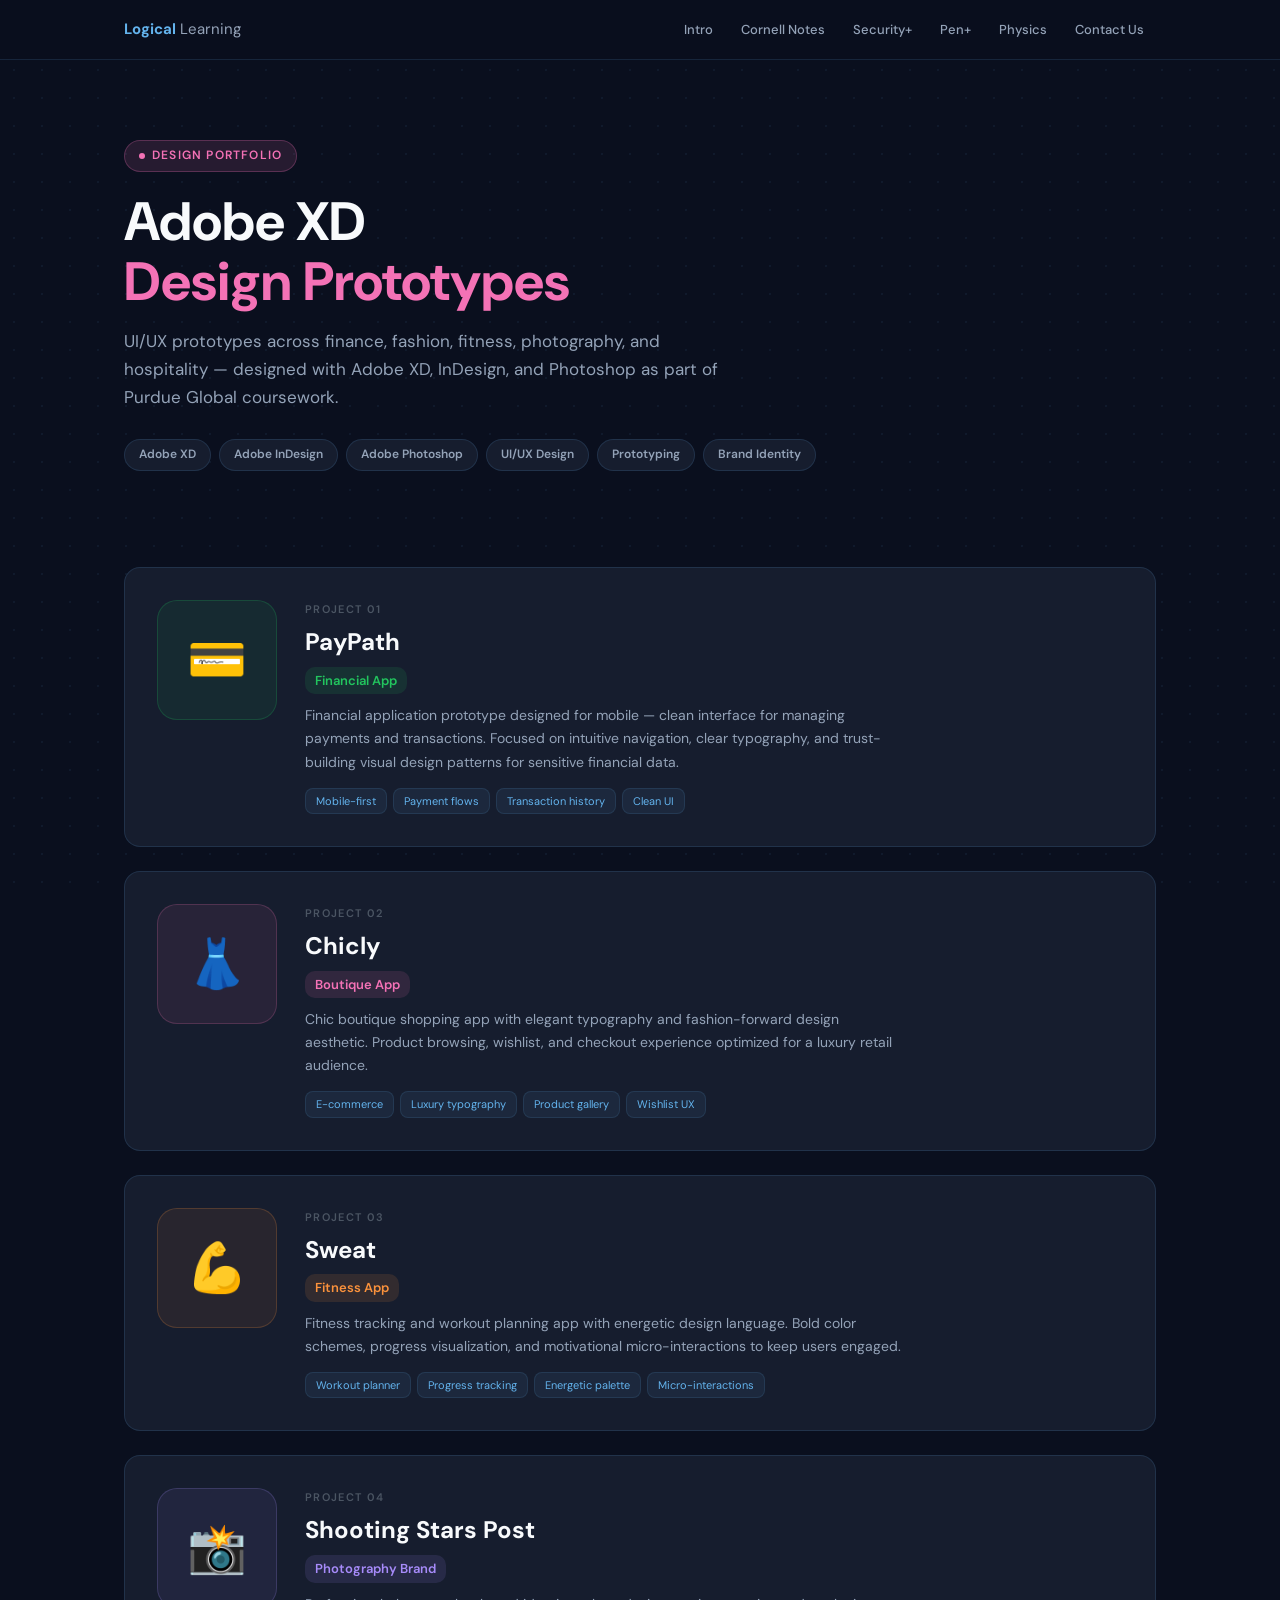
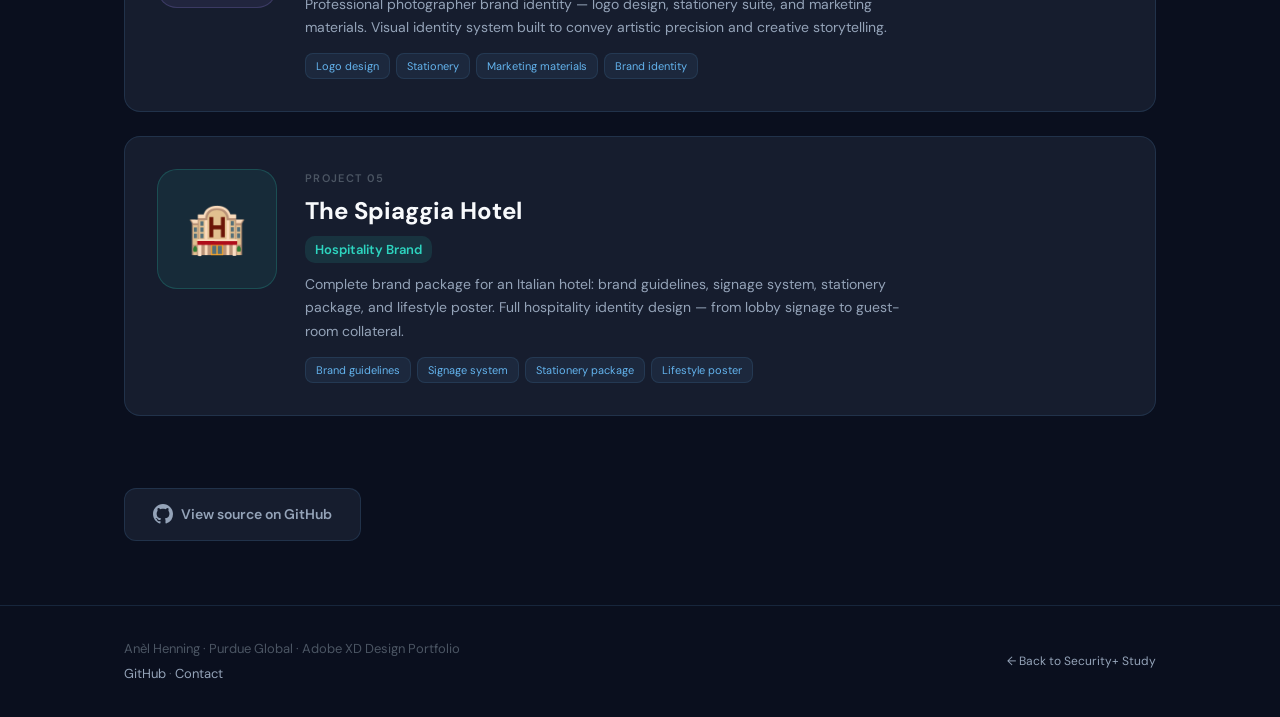
<file: ui-prototypes.html>
<!DOCTYPE html>
<html lang="en">
<head>
<meta charset="UTF-8">
<meta name="viewport" content="width=device-width, initial-scale=1.0">
<title>UI/UX Design Prototypes — Adobe XD · Anèl Henning</title>
<meta name="description" content="Adobe XD design prototypes: PayPath, Chicly, Sweat, Shooting Stars Post, and The Spiaggia Hotel. UI/UX portfolio by Anèl Henning.">
<link rel="preconnect" href="https://fonts.googleapis.com">
<link rel="preconnect" href="https://fonts.gstatic.com" crossorigin>
<link href="https://fonts.googleapis.com/css2?family=DM+Sans:ital,opsz,wght@0,9..40,300;0,9..40,400;0,9..40,500;0,9..40,600;0,9..40,700&family=JetBrains+Mono:wght@400;500&display=swap" rel="stylesheet">
<style>
  :root {
    --bg: #0a0f1e;
    --bg-mid: #111827;
    --bg-card: #161d2e;
    --border: rgba(99,179,237,0.14);
    --accent: #63b3ed;
    --accent-glow: rgba(99,179,237,0.15);
    --green: #22c55e;
    --red: #ef4444;
    --amber: #f59e0b;
    --purple: #a78bfa;
    --teal: #2dd4bf;
    --pink: #f472b6;
    --orange: #fb923c;
    --text: #e2e8f0;
    --text-muted: #94a3b8;
    --text-faint: #4b5563;
    --white: #f8fafc;
  }
  *, *::before, *::after { box-sizing: border-box; margin: 0; padding: 0; }
  html { scroll-behavior: smooth; }
  body {
    font-family: 'DM Sans', system-ui, sans-serif;
    background: var(--bg);
    color: var(--text);
    line-height: 1.65;
    min-height: 100vh;
  }
  body::before {
    content: '';
    position: fixed; inset: 0;
    background-image: radial-gradient(rgba(99,179,237,0.07) 1px, transparent 1px);
    background-size: 28px 28px;
    pointer-events: none; z-index: 0;
  }
  .container { max-width: 1080px; margin: 0 auto; padding: 0 24px; position: relative; z-index: 1; }

  /* NAV */
  nav {
    position: sticky; top: 0; z-index: 100;
    background: rgba(10,15,30,0.92); backdrop-filter: blur(12px);
    border-bottom: 1px solid var(--border);
    padding: 14px 0;
  }
  .nav-inner { display: flex; align-items: center; justify-content: space-between; gap: 16px; flex-wrap: wrap; }
  .nav-brand { font-size: 15px; font-weight: 700; color: var(--accent); text-decoration: none; }
  .nav-brand span { color: var(--text-muted); font-weight: 400; }
  .nav-links { display: flex; gap: 4px; flex-wrap: wrap; }
  .nav-links a {
    padding: 5px 12px; border-radius: 6px; font-size: 13px; font-weight: 500;
    text-decoration: none; color: var(--text-muted); transition: all 0.2s;
  }
  .nav-links a:hover, .nav-links a.active { color: var(--accent); background: var(--accent-glow); }

  /* HERO */
  .hero { padding: 80px 0 48px; }
  .hero-badge {
    display: inline-flex; align-items: center; gap: 7px;
    padding: 5px 14px; border-radius: 20px; font-size: 12px; font-weight: 600;
    background: rgba(244,114,182,0.12); border: 1px solid rgba(244,114,182,0.25);
    color: var(--pink); text-transform: uppercase; letter-spacing: 0.1em;
    margin-bottom: 20px;
  }
  .hero-badge::before { content: ''; width: 6px; height: 6px; border-radius: 50%; background: var(--pink); animation: pulse 2s infinite; }
  @keyframes pulse { 0%,100%{opacity:1} 50%{opacity:0.3} }
  h1 { font-size: clamp(32px, 5vw, 54px); font-weight: 700; line-height: 1.1; color: var(--white); }
  h1 em { font-style: normal; color: var(--pink); }
  .hero-sub { font-size: 17px; color: var(--text-muted); max-width: 620px; margin-top: 16px; line-height: 1.65; }

  /* TOOLS BAR */
  .tools-bar {
    display: flex; flex-wrap: wrap; gap: 8px; margin-top: 28px;
  }
  .tool-tag {
    font-size: 12px; font-weight: 600; padding: 5px 14px; border-radius: 20px;
    border: 1px solid var(--border); color: var(--text-muted);
    background: var(--bg-card);
  }

  /* PROJECT GRID */
  .projects { padding: 48px 0 64px; }
  .project-card {
    display: grid; grid-template-columns: 120px 1fr; gap: 28px;
    background: var(--bg-card); border: 1px solid var(--border);
    border-radius: 16px; padding: 32px; margin-bottom: 24px;
    transition: all 0.3s; position: relative; overflow: hidden;
  }
  .project-card:hover {
    border-color: var(--card-accent);
    transform: translateY(-3px);
    box-shadow: 0 16px 48px rgba(0,0,0,0.35);
  }
  .project-card::before {
    content: '';
    position: absolute; top: 0; left: 0; right: 0; height: 3px;
    background: linear-gradient(90deg, var(--card-accent), transparent);
    opacity: 0; transition: opacity 0.3s;
  }
  .project-card:hover::before { opacity: 1; }

  .project-icon {
    width: 120px; height: 120px;
    background: var(--bg-mid); border: 1px solid var(--border);
    border-radius: 20px;
    display: flex; align-items: center; justify-content: center;
    font-size: 48px;
  }
  .project-content { display: flex; flex-direction: column; gap: 10px; }
  .project-label {
    font-size: 11px; font-weight: 600; text-transform: uppercase;
    letter-spacing: 0.12em; color: var(--text-faint);
  }
  .project-name {
    font-size: 24px; font-weight: 700; color: var(--white); line-height: 1.2;
  }
  .project-category {
    font-size: 13px; font-weight: 600;
    padding: 3px 10px; border-radius: 10px;
    display: inline-block; width: fit-content;
  }
  .project-desc {
    font-size: 14px; color: var(--text-muted); line-height: 1.65;
    max-width: 600px;
  }
  .project-features {
    display: flex; flex-wrap: wrap; gap: 6px; margin-top: 4px;
  }
  .feature-tag {
    font-size: 11px; padding: 3px 10px; border-radius: 8px;
    background: rgba(99,179,237,0.08); color: var(--accent);
    border: 1px solid rgba(99,179,237,0.12);
  }

  /* SOURCE LINK */
  .source-link {
    display: inline-flex; align-items: center; gap: 8px;
    margin-top: 48px; padding: 14px 28px; border-radius: 12px;
    background: var(--bg-card); border: 1px solid var(--border);
    text-decoration: none; color: var(--text-muted); font-size: 14px; font-weight: 600;
    transition: all 0.2s;
  }
  .source-link:hover { border-color: var(--accent); color: var(--accent); }
  .source-link svg { width: 20px; height: 20px; fill: currentColor; }

  /* FOOTER */
  footer { padding: 32px 0; border-top: 1px solid var(--border); }
  .footer-inner { display: flex; justify-content: space-between; align-items: center; flex-wrap: wrap; gap: 12px; }
  footer p { font-size: 13px; color: var(--text-faint); }
  footer a { color: var(--text-muted); text-decoration: none; }
  footer a:hover { color: var(--accent); }

  @media (max-width: 640px) {
    .project-card { grid-template-columns: 1fr; }
    .project-icon { width: 80px; height: 80px; font-size: 36px; }
  }
</style>
</head>
<body>

<nav>
  <div class="container">
    <div class="nav-inner">
      <a href="index.html" class="nav-brand">Logical <span>Learning</span></a>
      <div class="nav-links">
  <a href="logika-learning.html">Intro</a>
  <a href="cornell-notes.html">Cornell Notes</a>
  <a href="security-plus.html">Security+</a>
  <a href="pentest.html">Pen+</a>
  <a href="physics.html">Physics</a>
  <a href="https://anelhenning2-collab.github.io/contact-hub/" target="_blank">Contact Us</a>
</div>
    </div>
  </div>
</nav>

<section class="hero">
  <div class="container">
    <div class="hero-badge">Design Portfolio</div>
    <h1>Adobe XD<br><em>Design Prototypes</em></h1>
    <p class="hero-sub">UI/UX prototypes across finance, fashion, fitness, photography, and hospitality — designed with Adobe XD, InDesign, and Photoshop as part of Purdue Global coursework.</p>
    <div class="tools-bar">
      <span class="tool-tag">Adobe XD</span>
      <span class="tool-tag">Adobe InDesign</span>
      <span class="tool-tag">Adobe Photoshop</span>
      <span class="tool-tag">UI/UX Design</span>
      <span class="tool-tag">Prototyping</span>
      <span class="tool-tag">Brand Identity</span>
    </div>
  </div>
</section>

<section class="projects">
  <div class="container">

    <!-- PayPath -->
    <div class="project-card" style="--card-accent: #22c55e;">
      <div class="project-icon" style="background: rgba(34,197,94,0.08); border-color: rgba(34,197,94,0.2);">💳</div>
      <div class="project-content">
        <span class="project-label">Project 01</span>
        <h2 class="project-name">PayPath</h2>
        <span class="project-category" style="background:rgba(34,197,94,0.12); color:#22c55e;">Financial App</span>
        <p class="project-desc">Financial application prototype designed for mobile — clean interface for managing payments and transactions. Focused on intuitive navigation, clear typography, and trust-building visual design patterns for sensitive financial data.</p>
        <div class="project-features">
          <span class="feature-tag">Mobile-first</span>
          <span class="feature-tag">Payment flows</span>
          <span class="feature-tag">Transaction history</span>
          <span class="feature-tag">Clean UI</span>
        </div>
      </div>
    </div>

    <!-- Chicly -->
    <div class="project-card" style="--card-accent: #f472b6;">
      <div class="project-icon" style="background: rgba(244,114,182,0.08); border-color: rgba(244,114,182,0.2);">👗</div>
      <div class="project-content">
        <span class="project-label">Project 02</span>
        <h2 class="project-name">Chicly</h2>
        <span class="project-category" style="background:rgba(244,114,182,0.12); color:#f472b6;">Boutique App</span>
        <p class="project-desc">Chic boutique shopping app with elegant typography and fashion-forward design aesthetic. Product browsing, wishlist, and checkout experience optimized for a luxury retail audience.</p>
        <div class="project-features">
          <span class="feature-tag">E-commerce</span>
          <span class="feature-tag">Luxury typography</span>
          <span class="feature-tag">Product gallery</span>
          <span class="feature-tag">Wishlist UX</span>
        </div>
      </div>
    </div>

    <!-- Sweat -->
    <div class="project-card" style="--card-accent: #fb923c;">
      <div class="project-icon" style="background: rgba(251,146,60,0.08); border-color: rgba(251,146,60,0.2);">💪</div>
      <div class="project-content">
        <span class="project-label">Project 03</span>
        <h2 class="project-name">Sweat</h2>
        <span class="project-category" style="background:rgba(251,146,60,0.12); color:#fb923c;">Fitness App</span>
        <p class="project-desc">Fitness tracking and workout planning app with energetic design language. Bold color schemes, progress visualization, and motivational micro-interactions to keep users engaged.</p>
        <div class="project-features">
          <span class="feature-tag">Workout planner</span>
          <span class="feature-tag">Progress tracking</span>
          <span class="feature-tag">Energetic palette</span>
          <span class="feature-tag">Micro-interactions</span>
        </div>
      </div>
    </div>

    <!-- Shooting Stars Post -->
    <div class="project-card" style="--card-accent: #a78bfa;">
      <div class="project-icon" style="background: rgba(167,139,250,0.08); border-color: rgba(167,139,250,0.2);">📸</div>
      <div class="project-content">
        <span class="project-label">Project 04</span>
        <h2 class="project-name">Shooting Stars Post</h2>
        <span class="project-category" style="background:rgba(167,139,250,0.12); color:#a78bfa;">Photography Brand</span>
        <p class="project-desc">Professional photographer brand identity — logo design, stationery suite, and marketing materials. Visual identity system built to convey artistic precision and creative storytelling.</p>
        <div class="project-features">
          <span class="feature-tag">Logo design</span>
          <span class="feature-tag">Stationery</span>
          <span class="feature-tag">Marketing materials</span>
          <span class="feature-tag">Brand identity</span>
        </div>
      </div>
    </div>

    <!-- The Spiaggia Hotel -->
    <div class="project-card" style="--card-accent: #2dd4bf;">
      <div class="project-icon" style="background: rgba(45,212,191,0.08); border-color: rgba(45,212,191,0.2);">🏨</div>
      <div class="project-content">
        <span class="project-label">Project 05</span>
        <h2 class="project-name">The Spiaggia Hotel</h2>
        <span class="project-category" style="background:rgba(45,212,191,0.12); color:#2dd4bf;">Hospitality Brand</span>
        <p class="project-desc">Complete brand package for an Italian hotel: brand guidelines, signage system, stationery package, and lifestyle poster. Full hospitality identity design — from lobby signage to guest-room collateral.</p>
        <div class="project-features">
          <span class="feature-tag">Brand guidelines</span>
          <span class="feature-tag">Signage system</span>
          <span class="feature-tag">Stationery package</span>
          <span class="feature-tag">Lifestyle poster</span>
        </div>
      </div>
    </div>

    <a href="https://github.com/AnelHenning2-collab/PurdueGlobal/tree/main/portfolio/21-adobe-xd-design-prototypes" target="_blank" class="source-link">
      <svg viewBox="0 0 24 24"><path d="M12 0C5.37 0 0 5.37 0 12c0 5.31 3.435 9.795 8.205 11.385.6.105.825-.255.825-.57 0-.285-.015-1.23-.015-2.235-3.015.555-3.795-.735-4.035-1.41-.135-.345-.72-1.41-1.23-1.695-.42-.225-1.02-.78-.015-.795.945-.015 1.62.87 1.845 1.23 1.08 1.815 2.805 1.305 3.495.99.105-.78.42-1.305.765-1.605-2.67-.3-5.46-1.335-5.46-5.925 0-1.305.465-2.385 1.23-3.225-.12-.3-.54-1.53.12-3.18 0 0 1.005-.315 3.3 1.23.96-.27 1.98-.405 3-.405s2.04.135 3 .405c2.295-1.56 3.3-1.23 3.3-1.23.66 1.65.24 2.88.12 3.18.765.84 1.23 1.905 1.23 3.225 0 4.605-2.805 5.625-5.475 5.925.435.375.81 1.095.81 2.22 0 1.605-.015 2.895-.015 3.3 0 .315.225.69.825.57A12.02 12.02 0 0024 12c0-6.63-5.37-12-12-12z"/></svg>
      View source on GitHub
    </a>

  </div>
</section>

<footer>
  <div class="container">
    <div class="footer-inner">
      <div>
        <p>Anèl Henning · Purdue Global · Adobe XD Design Portfolio</p>
        <p style="margin-top:4px;"><a href="https://github.com/AnelHenning2-collab" target="_blank">GitHub</a> · <a href="mailto:logicalcoders@outlook.com">Contact</a></p>
      </div>
      <p><a href="index.html" style="font-size:12px;">← Back to Security+ Study</a></p>
    </div>
  </div>
</footer>

</body>
</html>
</file>
<file: module.css>
/* ── SHARED MODULE STYLES ── */
:root {
  --bg: #0a0f1e;
  --bg-mid: #111827;
  --bg-card: #161d2e;
  --border: rgba(99,179,237,0.14);
  --accent: #63b3ed;
  --accent-glow: rgba(99,179,237,0.15);
  --green: #22c55e;
  --red: #ef4444;
  --amber: #f59e0b;
  --purple: #a78bfa;
  --text: #e2e8f0;
  --text-muted: #94a3b8;
  --text-faint: #4b5563;
  --white: #f8fafc;
}

*, *::before, *::after { box-sizing: border-box; margin: 0; padding: 0; }
html { scroll-behavior: smooth; }

body {
  font-family: 'DM Sans', system-ui, sans-serif;
  background: var(--bg);
  color: var(--text);
  line-height: 1.65;
  min-height: 100vh;
}

body::before {
  content: '';
  position: fixed; inset: 0;
  background-image: radial-gradient(rgba(99,179,237,0.06) 1px, transparent 1px);
  background-size: 28px 28px;
  pointer-events: none; z-index: 0;
}

.container { max-width: 980px; margin: 0 auto; padding: 0 24px; position: relative; z-index: 1; }

/* ── NAV ── */
nav {
  position: sticky; top: 0; z-index: 100;
  background: rgba(10,15,30,0.92); backdrop-filter: blur(12px);
  border-bottom: 1px solid var(--border);
  padding: 14px 0;
}
.nav-inner { display: flex; align-items: center; justify-content: space-between; gap: 12px; flex-wrap: wrap; }
.nav-brand { font-size: 15px; font-weight: 700; color: var(--accent); text-decoration: none; }
.nav-brand span { color: var(--text-muted); font-weight: 400; }
.nav-links { display: flex; gap: 4px; flex-wrap: wrap; }
.nav-links a {
  padding: 5px 12px; border-radius: 6px; font-size: 13px; font-weight: 500;
  text-decoration: none; color: var(--text-muted); transition: all 0.2s;
}
.nav-links a:hover, .nav-links a.active { color: var(--accent); background: var(--accent-glow); }

/* ── MODULE HEADER ── */
.module-header { padding: 56px 0 36px; border-bottom: 1px solid var(--border); }
.back-link { display: inline-flex; align-items: center; gap: 6px; color: var(--text-muted); text-decoration: none; font-size: 13px; margin-bottom: 20px; transition: color 0.2s; }
.back-link:hover { color: var(--accent); }
.domain-badge {
  display: inline-block; padding: 4px 12px; border-radius: 16px; font-size: 11px; font-weight: 600;
  text-transform: uppercase; letter-spacing: 0.1em; margin-bottom: 14px;
  border: 1px solid var(--mod-color, var(--accent));
  color: var(--mod-color, var(--accent));
  background: color-mix(in srgb, var(--mod-color, var(--accent)) 12%, transparent);
}
.module-header h1 { font-size: clamp(26px, 4vw, 40px); font-weight: 700; color: var(--white); line-height: 1.15; }
.module-header p { font-size: 15px; color: var(--text-muted); margin-top: 10px; max-width: 560px; }

/* ── PROGRESS TRACK ── */
.mod-progress { display: flex; align-items: center; gap: 12px; margin-top: 20px; }
.mod-progress-bar { flex: 1; height: 4px; background: rgba(255,255,255,0.07); border-radius: 4px; overflow: hidden; max-width: 260px; }
.mod-progress-fill { height: 100%; border-radius: 4px; background: var(--mod-color, var(--accent)); transition: width 0.4s; }
.mod-progress-label { font-size: 12px; color: var(--text-faint); font-family: 'JetBrains Mono', monospace; }

/* ── CONCEPT CARDS ── */
.concepts { padding: 48px 0 0; }
.section-label { font-size: 11px; font-weight: 600; text-transform: uppercase; letter-spacing: 0.12em; color: var(--text-faint); margin-bottom: 20px; }

.concept-card {
  background: var(--bg-card); border: 1px solid var(--border);
  border-radius: 14px; margin-bottom: 20px; overflow: hidden;
  opacity: 0; transform: translateY(20px);
  transition: opacity 0.4s ease, transform 0.4s ease;
}
.concept-card.visible { opacity: 1; transform: translateY(0); }

.concept-header {
  padding: 20px 24px; cursor: pointer; display: flex; align-items: flex-start; gap: 14px;
  transition: background 0.2s;
}
.concept-header:hover { background: rgba(255,255,255,0.03); }

.concept-icon { font-size: 22px; flex-shrink: 0; margin-top: 1px; }
.concept-title-wrap { flex: 1; }
.concept-title { font-size: 16px; font-weight: 600; color: var(--white); }
.concept-subtitle { font-size: 12px; color: var(--text-muted); margin-top: 2px; }
.concept-chevron { color: var(--text-faint); font-size: 14px; transition: transform 0.3s; flex-shrink: 0; margin-top: 3px; }
.concept-card.open .concept-chevron { transform: rotate(180deg); }

.concept-body { padding: 0 24px; max-height: 0; overflow: hidden; transition: max-height 0.4s ease, padding 0.3s; }
.concept-card.open .concept-body { max-height: 1200px; padding: 0 24px 24px; }

.concept-body p { font-size: 14px; color: var(--text-muted); margin-bottom: 14px; line-height: 1.7; }
.concept-body p:last-child { margin-bottom: 0; }
.concept-body strong { color: var(--white); }

/* Visual diagram inside concept */
.diagram {
  background: rgba(13,19,38,0.8); border: 1px solid var(--border);
  border-radius: 10px; padding: 20px; margin: 14px 0;
  font-family: 'JetBrains Mono', monospace; font-size: 12px;
}

/* Comparison table */
.comp-table { width: 100%; border-collapse: collapse; font-size: 13px; margin: 12px 0; }
.comp-table th { padding: 8px 12px; text-align: left; font-size: 11px; font-weight: 600; letter-spacing: 0.08em; text-transform: uppercase; color: var(--text-faint); border-bottom: 1px solid var(--border); }
.comp-table td { padding: 8px 12px; border-bottom: 1px solid rgba(99,179,237,0.05); color: var(--text-muted); }
.comp-table tr:last-child td { border-bottom: none; }
.comp-table td:first-child { color: var(--white); font-weight: 500; }

/* Tag chips */
.tag-wrap { display: flex; flex-wrap: wrap; gap: 7px; margin-top: 10px; }
.tag { padding: 3px 10px; border-radius: 12px; font-size: 12px; font-weight: 500; background: var(--accent-glow); color: var(--accent); border: 1px solid var(--border); }
.tag.red { background: rgba(239,68,68,0.1); color: var(--red); border-color: rgba(239,68,68,0.2); }
.tag.green { background: rgba(34,197,94,0.1); color: var(--green); border-color: rgba(34,197,94,0.2); }
.tag.amber { background: rgba(245,158,11,0.1); color: var(--amber); border-color: rgba(245,158,11,0.2); }
.tag.purple { background: rgba(167,139,250,0.1); color: var(--purple); border-color: rgba(167,139,250,0.2); }

/* Mnemonic box */
.mnemonic {
  padding: 12px 16px; border-radius: 8px; margin: 12px 0;
  background: rgba(167,139,250,0.08); border: 1px solid rgba(167,139,250,0.2);
  font-size: 13px;
}
.mnemonic-label { font-size: 11px; font-weight: 600; text-transform: uppercase; letter-spacing: 0.1em; color: var(--purple); margin-bottom: 5px; }

/* ── QUIZ ── */
.quiz-section { padding: 48px 0 80px; }
.quiz-header-row { display: flex; align-items: center; justify-content: space-between; flex-wrap: wrap; gap: 12px; margin-bottom: 28px; }
.quiz-title { font-size: 22px; font-weight: 700; color: var(--white); }
.quiz-counter { font-size: 13px; color: var(--text-muted); font-family: 'JetBrains Mono', monospace; }

.quiz-card {
  background: var(--bg-card); border: 1px solid var(--border);
  border-radius: 14px; padding: 28px; margin-bottom: 20px;
  opacity: 0; transform: translateY(16px);
  transition: opacity 0.35s ease, transform 0.35s ease;
}
.quiz-card.visible { opacity: 1; transform: translateY(0); }

.q-num { font-size: 11px; font-weight: 600; text-transform: uppercase; letter-spacing: 0.1em; color: var(--text-faint); margin-bottom: 10px; font-family: 'JetBrains Mono', monospace; }
.q-text { font-size: 16px; font-weight: 500; color: var(--white); margin-bottom: 18px; line-height: 1.5; }

.options { display: flex; flex-direction: column; gap: 10px; }
.opt {
  padding: 12px 16px; border-radius: 9px; border: 1px solid var(--border);
  background: rgba(255,255,255,0.02); cursor: pointer; font-size: 14px;
  color: var(--text); transition: all 0.2s; text-align: left; width: 100%;
  font-family: 'DM Sans', sans-serif;
}
.opt:hover:not(:disabled) { border-color: var(--mod-color, var(--accent)); background: var(--accent-glow); color: var(--white); }
.opt.correct { background: rgba(34,197,94,0.12); border-color: rgba(34,197,94,0.4); color: var(--green); }
.opt.wrong   { background: rgba(239,68,68,0.10); border-color: rgba(239,68,68,0.3);  color: var(--red); }
.opt:disabled { cursor: default; }

.explanation {
  margin-top: 14px; padding: 14px 16px; border-radius: 9px;
  background: rgba(99,179,237,0.07); border: 1px solid var(--border);
  font-size: 13px; color: var(--text-muted); line-height: 1.65;
  display: none;
}
.explanation.show { display: block; }
.explanation strong { color: var(--white); }

/* Score banner */
.score-banner {
  background: var(--bg-card); border: 1px solid var(--border);
  border-radius: 14px; padding: 32px; text-align: center;
  display: none; margin-top: 28px;
}
.score-banner.show { display: block; }
.score-num { font-size: 52px; font-weight: 700; color: var(--white); font-family: 'JetBrains Mono', monospace; }
.score-num span { color: var(--mod-color, var(--accent)); }
.score-label { font-size: 16px; color: var(--text-muted); margin-top: 6px; }
.score-grade { font-size: 22px; font-weight: 700; margin-top: 12px; }
.score-actions { display: flex; justify-content: center; gap: 12px; flex-wrap: wrap; margin-top: 24px; }

.btn {
  padding: 10px 22px; border-radius: 9px; border: none; cursor: pointer;
  font-size: 14px; font-weight: 600; font-family: 'DM Sans', sans-serif;
  transition: opacity 0.2s;
}
.btn:hover { opacity: 0.85; }
.btn-accent { background: var(--accent); color: #0a0f1e; }
.btn-outline { background: transparent; border: 1px solid var(--border); color: var(--text-muted); }

/* ── FOOTER ── */
footer { padding: 32px 0; border-top: 1px solid var(--border); margin-top: 16px; }
.footer-inner { display: flex; justify-content: space-between; align-items: center; flex-wrap: wrap; gap: 12px; }
footer p { font-size: 13px; color: var(--text-faint); }
footer a { color: var(--text-muted); text-decoration: none; }
footer a:hover { color: var(--accent); }

/* Intersection observer fade-in */
.fade-in { opacity: 0; transform: translateY(20px); transition: opacity 0.45s ease, transform 0.45s ease; }
.fade-in.visible { opacity: 1; transform: translateY(0); }

/* ── TTS READ-ALOUD BUTTONS ── */
.tts-btn {
  flex-shrink: 0; width: 36px; height: 36px; border-radius: 50%;
  background: rgba(99,179,237,0.10); border: 1px solid rgba(99,179,237,0.25);
  cursor: pointer; font-size: 16px; display: flex; align-items: center; justify-content: center;
  transition: all 0.25s ease; margin-right: 6px; padding: 0;
}
.tts-btn:hover { background: rgba(99,179,237,0.22); border-color: rgba(99,179,237,0.5); transform: scale(1.08); }
.tts-btn.speaking {
  background: rgba(239,68,68,0.15); border-color: rgba(239,68,68,0.45);
  animation: tts-pulse 1.2s ease-in-out infinite;
}
.tts-quiz-btn {
  width: 30px; height: 30px; border-radius: 50%; float: right; margin: 0 0 8px 8px;
  background: rgba(99,179,237,0.10); border: 1px solid rgba(99,179,237,0.25);
  cursor: pointer; font-size: 14px; display: flex; align-items: center; justify-content: center;
  transition: all 0.25s ease; padding: 0;
}
.tts-quiz-btn:hover { background: rgba(99,179,237,0.22); border-color: rgba(99,179,237,0.5); transform: scale(1.08); }
.tts-quiz-btn.speaking {
  background: rgba(239,68,68,0.15); border-color: rgba(239,68,68,0.45);
  animation: tts-pulse 1.2s ease-in-out infinite;
}
@keyframes tts-pulse {
  0%, 100% { box-shadow: 0 0 0 0 rgba(239,68,68,0.3); }
  50% { box-shadow: 0 0 0 6px rgba(239,68,68,0); }
}
</file>
